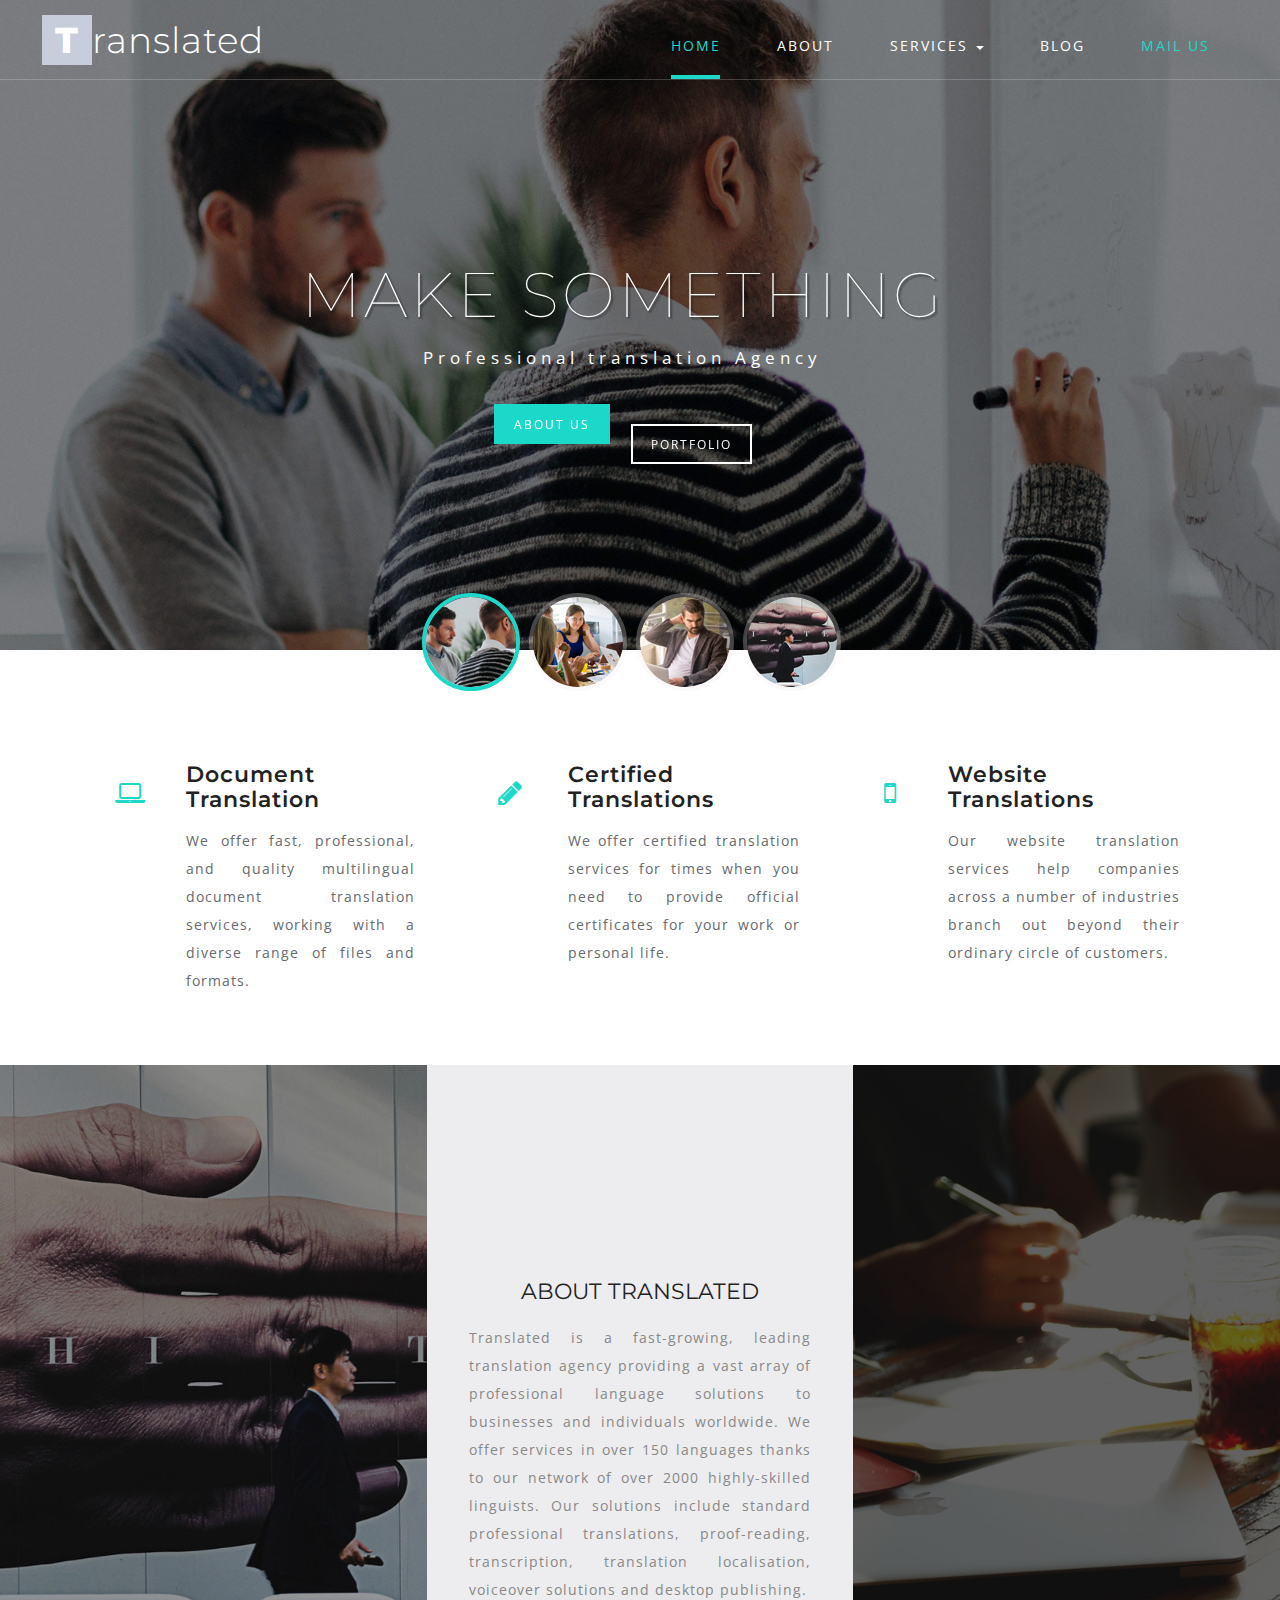
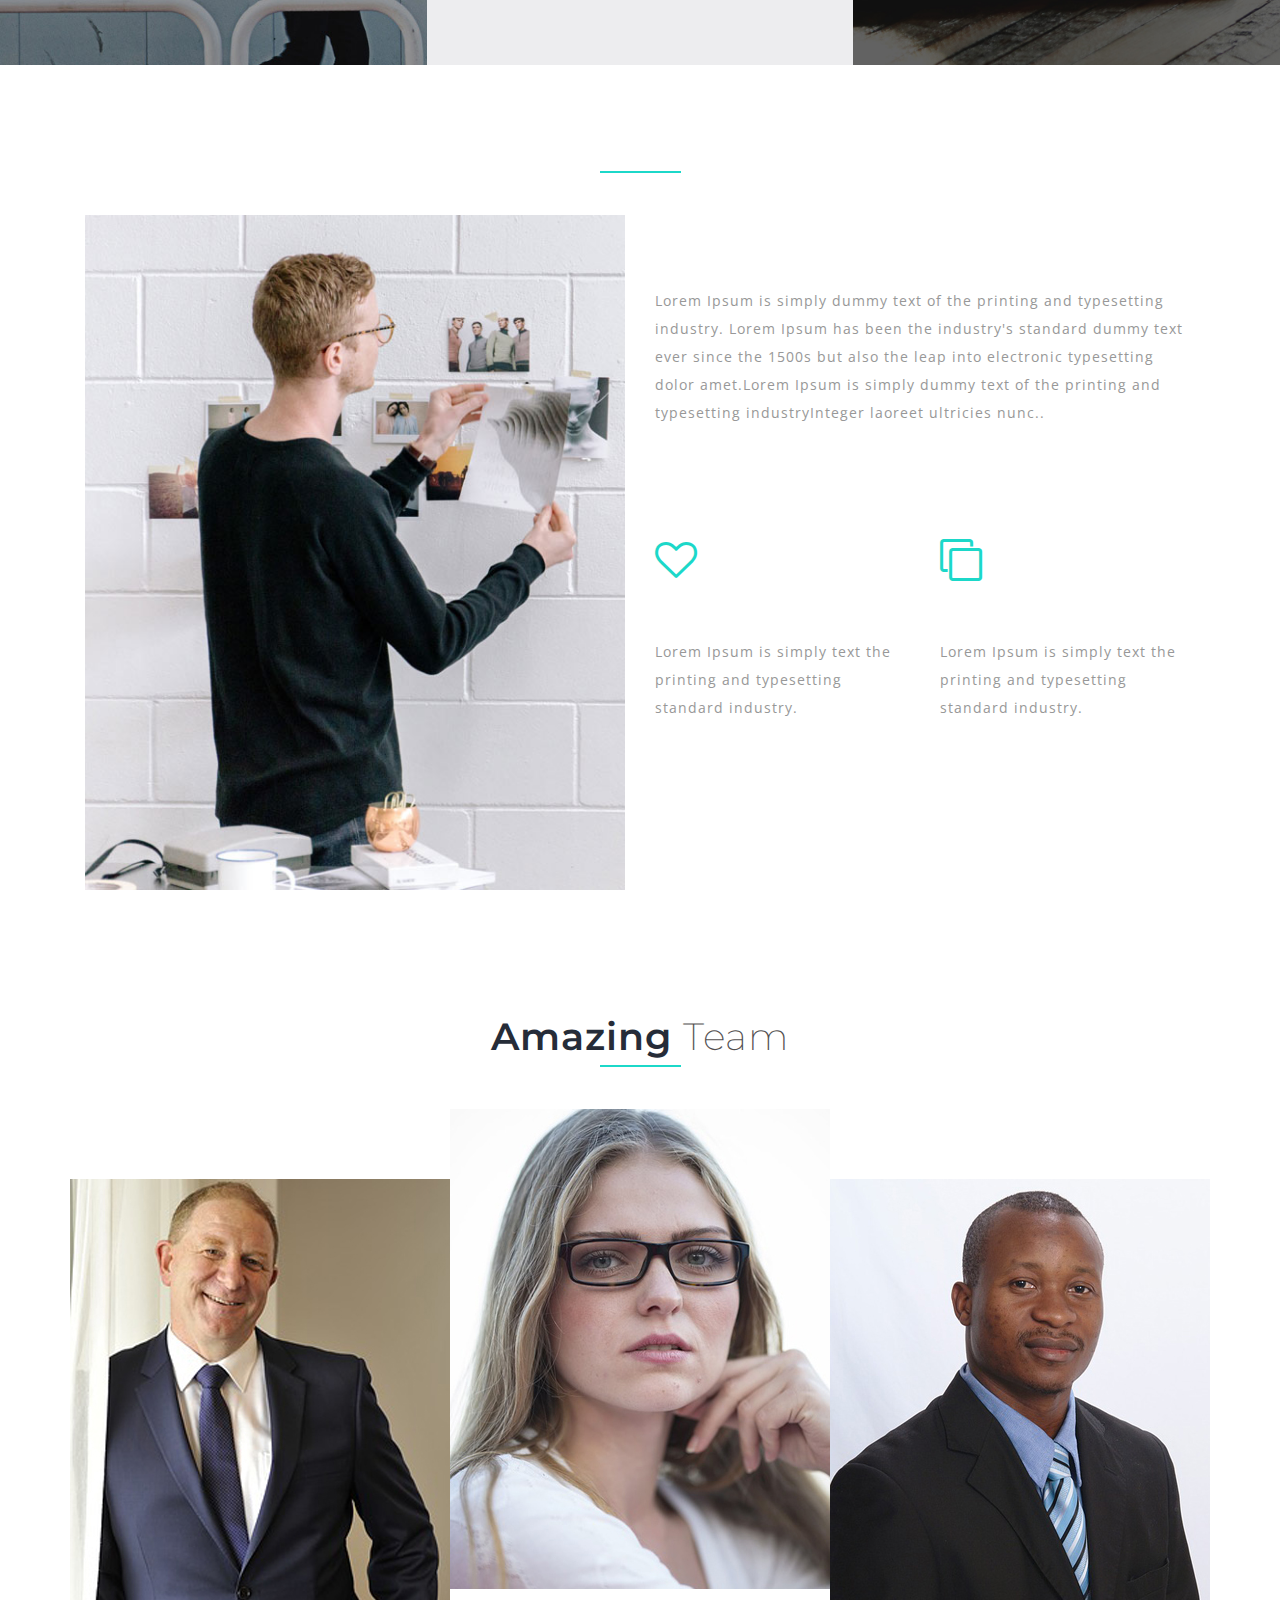
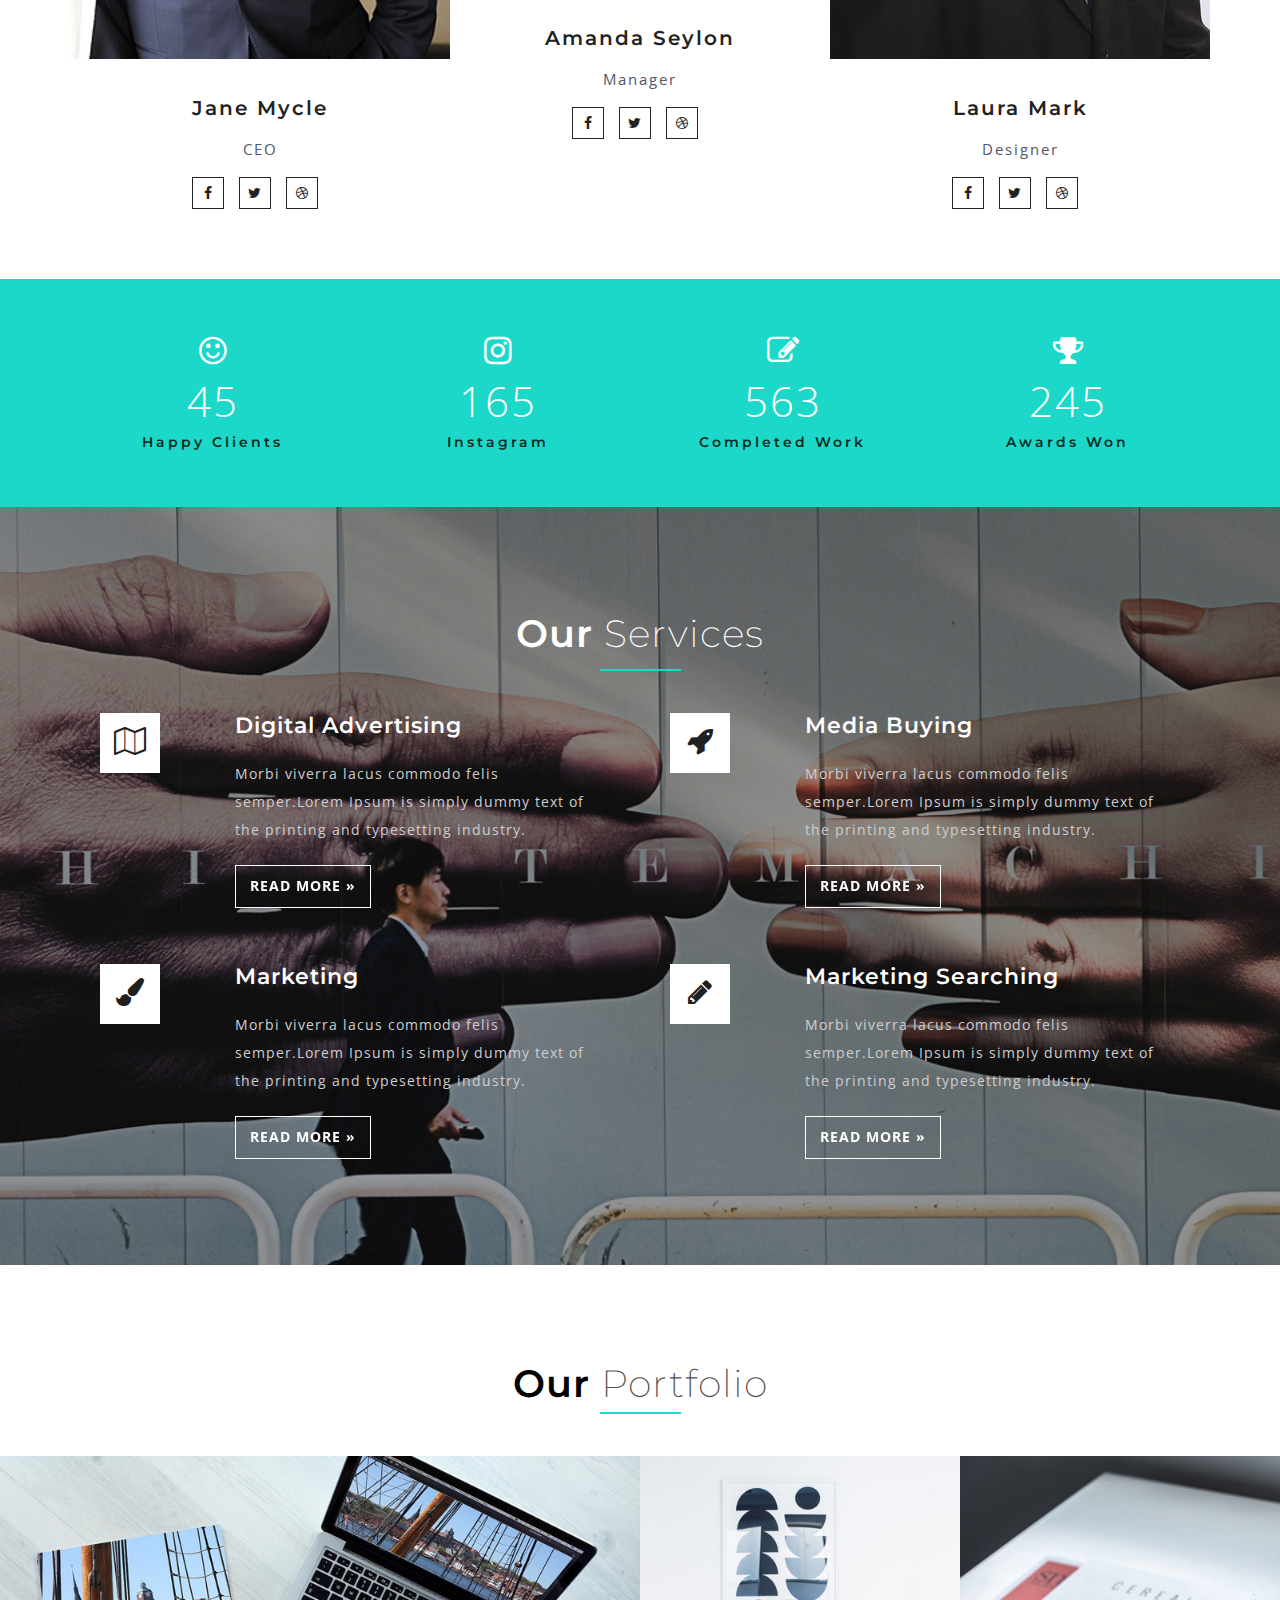
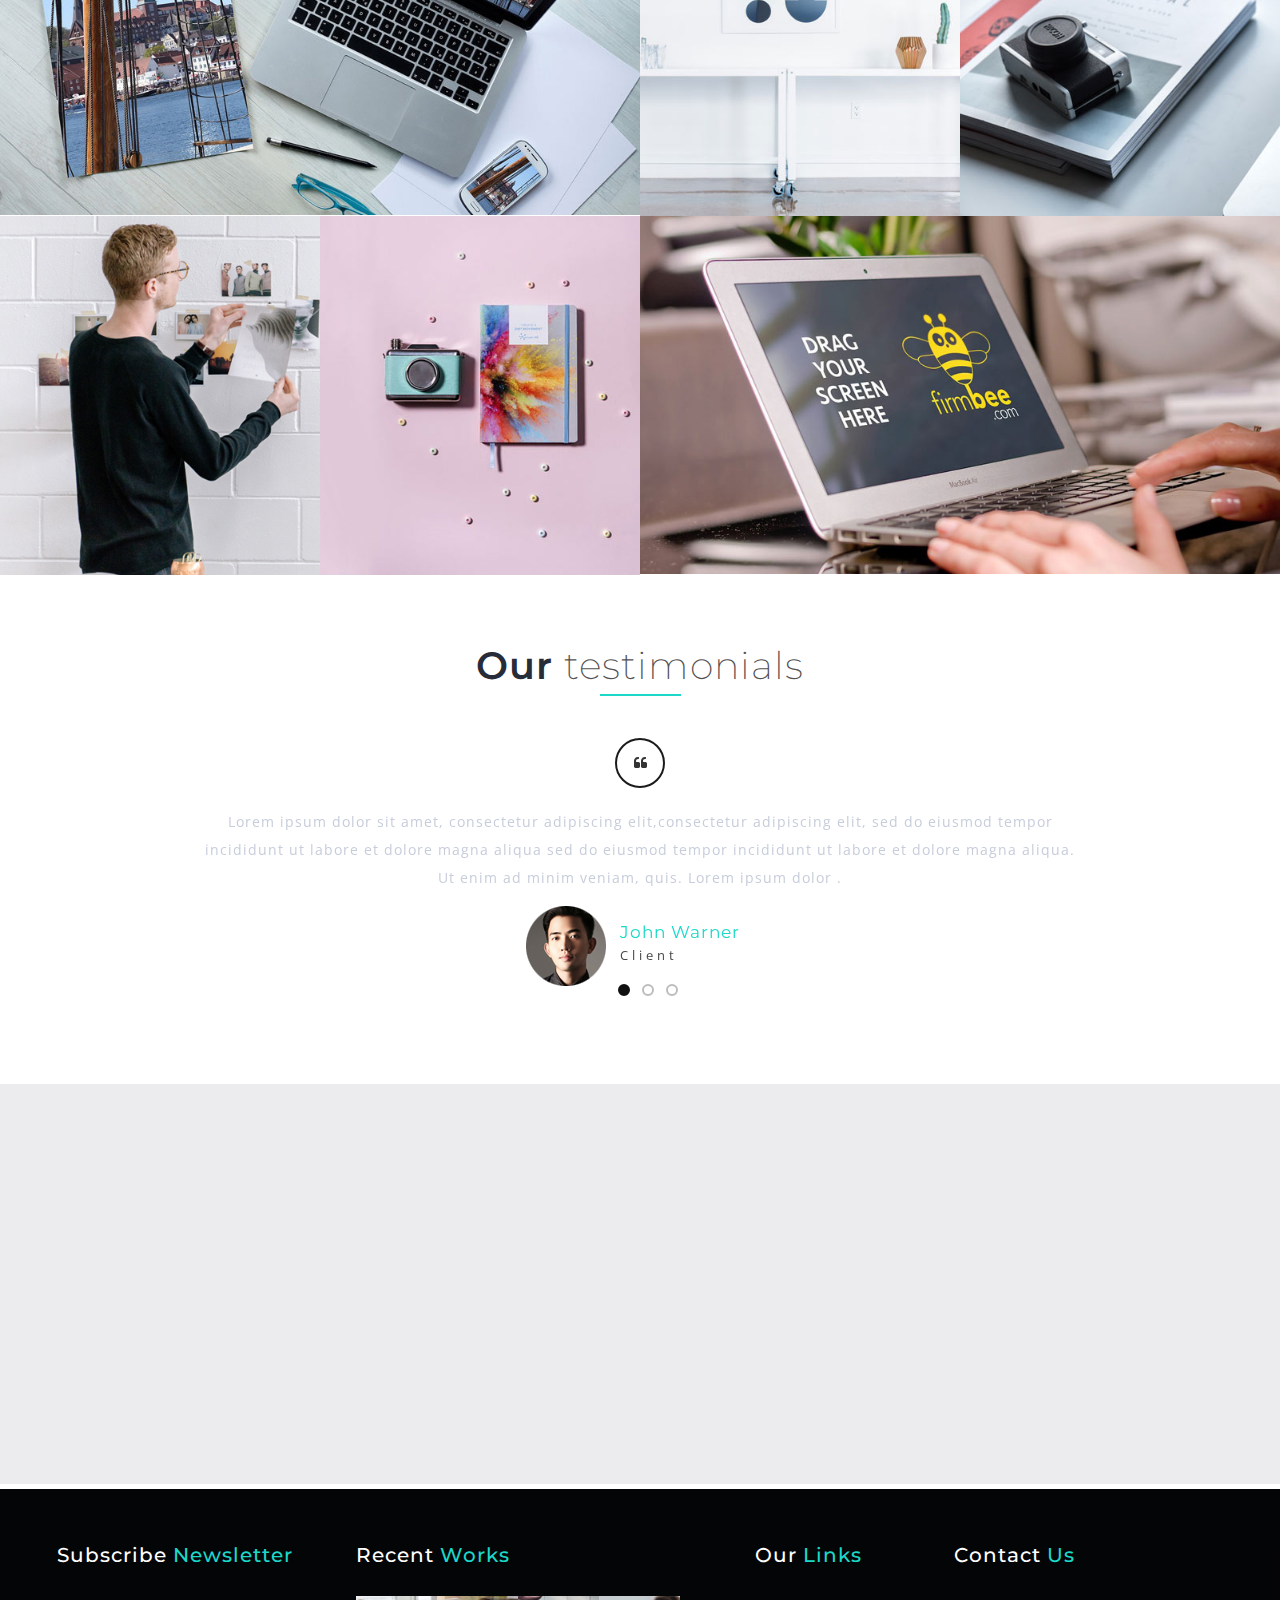
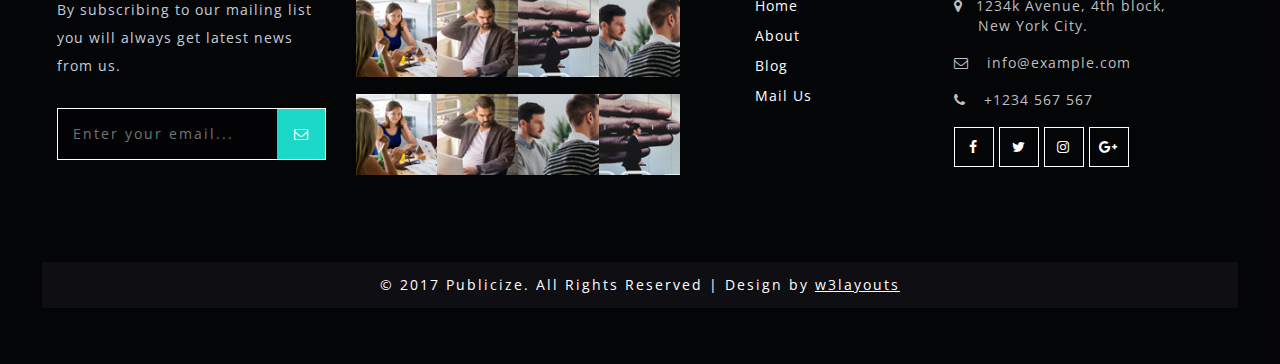
<file: index.html>
<!--
author: W3layouts
author URL: http://w3layouts.com
License: Creative Commons Attribution 3.0 Unported
License URL: http://creativecommons.org/licenses/by/3.0/
-->
<!DOCTYPE html>
<html lang="zxx">

<head>
	<title></title>
	<!-- custom-theme -->
	<meta name="viewport" content="width=device-width, initial-scale=1">
	<meta http-equiv="Content-Type" content="text/html; charset=utf-8" />
	<meta name="keywords" content="Publicize Responsive web template, Bootstrap Web Templates, Flat Web Templates, Android Compatible web template, 
Smartphone Compatible web template, free webdesigns for Nokia, Samsung, LG, SonyEricsson, Motorola web design" />
	<script type="application/x-javascript">
		addEventListener("load", function () {
			setTimeout(hideURLbar, 0);
		}, false);

		function hideURLbar() {
			window.scrollTo(0, 1);
		}
	</script>
	<!-- //custom-theme -->
	<link href="css/bootstrap.css" rel="stylesheet" type="text/css" media="all" />
	<!-- Owl-carousel-CSS -->
	<link href="css/owl.carousel.css" rel="stylesheet">
	<link rel="stylesheet" href="css/team.css" type="text/css" media="all" />
	<link href="css/style.css" rel="stylesheet" type="text/css" media="all" />
	<!-- font-awesome-icons -->
	<link href="css/font-awesome.css" rel="stylesheet">
	<!-- //font-awesome-icons -->
	<link href="//fonts.googleapis.com/css?family=Open+Sans:300,300i,400,400i,600,600i,700,700i,800" rel="stylesheet">
	<link href="//fonts.googleapis.com/css?family=Montserrat:100,100i,200,200i,300,400,400i,500,500i,600,600i,700,700i,800" rel="stylesheet">
</head>

<body>
	<!-- banner -->

	<div class="main_section_agile" id="home">
		<div class="agileits_w3layouts_banner_nav">

			<nav class="navbar navbar-default">
				<div class="navbar-header navbar-left">
					<button type="button" class="navbar-toggle collapsed" data-toggle="collapse" data-target="#bs-example-navbar-collapse-1">
						<span class="sr-only"></span>
						<span class="icon-bar"></span>
						<span class="icon-bar"></span>
						<span class="icon-bar"></span>
					</button>
					<h1><a class="navbar-brand" href="index.html"> <span>T</span>ranslated</a></h1>

				</div>
				<!-- Collect the nav links, forms, and other content for toggling -->
				<div class="collapse navbar-collapse navbar-right" id="bs-example-navbar-collapse-1">
					<nav class="link-effect-2" id="link-effect-2">
						<ul class="nav navbar-nav">
							<li class="active"><a href="index.html" class="effect-3">Home</a></li>
							<li><a href="about.html" class="effect-3">About</a></li>
							<li class="dropdown">
								<a href="#" class="dropdown-toggle effect-3" data-toggle="dropdown">Services <b class="caret"></b></a>
								<ul class="dropdown-menu agile_short_dropdown">
									<li><a href="services.html">What we do</a></li>
									<li><a href="services1.html">Event Manager</a></li>
								</ul>
							</li>
							<li><a href="blog.html" class="effect-3">Blog</a></li>
							
							<li><a style="color: #1cd8c9" href="mail.html" class="effect-3">Mail Us</a></li>
						</ul>
					</nav>
				</div>
			</nav>
			<div class="clearfix"> </div>
		</div>
	</div>

	<div class="banner_top">
		<div class="slider">
			<div class="wrapper">
				<div class="agile_banner_text_info">
					<h3>Make Something </h3>
					<p>Professional translation Agency</p>
					<div class="w3-button">
						<div class="w3ls-button">
							<a href="single.html" class="hvr-shutter-out-vertical">About us</a>
						</div>
						<br>
						<div class="w3l-button">
							<a href="#portfolio" class="hvr-shutter-out-vertical scroll ">Portfolio</a>
						</div>
						<div class="clearfix"> </div>
					</div>


				</div>
				<!-- Slideshow 3 -->
				<ul class="rslides" id="slider">
					<li></li>
					<li></li>
					<li></li>
					<li></li>
				</ul>
				<!-- Slideshow 3 Pager -->
				<ul id="slider3-pager">
					<li><a href="#"><img src="images/banner11.jpg" data-selector="img" alt=""></a></li>
					<li><a href="#"><img src="images/banner22.jpg" data-selector="img" alt=""></a></li>
					<li><a href="#"><img src="images/banner33.jpg" data-selector="img" alt=""></a></li>
					<li><a href="#"><img src="images/banner44.jpg" data-selector="img" alt=""></a></li>

				</ul>
			</div>
		</div>
	</div>
	<!-- //banner -->

	<!-- //banner -->
	<!-- banner-bottom -->
	<div class="banner-bottom">
		<div class="container">
			<div style="padding-right: 20px;" class="col-md-4 agileits_banner_bottom_left">
				<div class="agileinfo_banner_bottom_pos">
					<div class="w3_agileits_banner_bottom_pos_grid">
						<div class="col-xs-3 wthree_banner_bottom_grid_left">
							<div class="agile_banner_bottom_grid_left_grid hvr-radial-out">
								<span class="fa fa-laptop" aria-hidden="true"></span>
							</div>
						</div>
						<div  class="col-xs-9 wthree_banner_bottom_grid_right">
							<h4>Document Translation</h4>
							<p style="text-align: justify;color: #666970;">We offer fast, professional, and quality multilingual document translation services, working with a diverse range of files and formats.</p>

						</div>
						<div class="clearfix"> </div>
					</div>
				</div>
			</div>
			<div class="col-md-4 agileits_banner_bottom_left">
				<div class="agileinfo_banner_bottom_pos">
					<div class="w3_agileits_banner_bottom_pos_grid">
						<div class="col-xs-3 wthree_banner_bottom_grid_left">
							<div class="agile_banner_bottom_grid_left_grid hvr-radial-out">
								<span class="fa fa-pencil" aria-hidden="true"></span>
							</div>
						</div>
						<div class="col-xs-9 wthree_banner_bottom_grid_right">
							<h4>Certified Translations</h4>
							<p style="text-align: justify;color: #666970; ">We offer certified translation services for times when you need to provide official certificates for your work or personal life.</p>
			

						</div>
						<div class="clearfix"></div>
					</div>
				</div>
			</div>
			<div class="col-md-4 agileits_banner_bottom_left">
				<div class="agileinfo_banner_bottom_pos">
					<div class="w3_agileits_banner_bottom_pos_grid">
						<div class="col-xs-3 wthree_banner_bottom_grid_left">
							<div class="agile_banner_bottom_grid_left_grid hvr-radial-out">
								<span class="fa fa-mobile" aria-hidden="true"></span>
							</div>
						</div>
						<div class="col-xs-9 wthree_banner_bottom_grid_right">
							<h4>Website Translations</h4>
							<p style="color: #666970; text-align: justify; ">Our website translation services help companies across a number of industries branch out beyond their ordinary circle of customers.</p>

						</div>
						<div class="clearfix"> </div>
					</div>
				</div>
			</div>
			<div class="clearfix"> </div>



		</div>
	</div>
	<!-- //banner-bottom -->
	<!-- medile_section -->
	<div class="medile_section" id="three_grids">
		<div class="col-md-4 mid-one"> </div>
		<div class="col-md-4 mid-text-info">
			<h4 style="text-align: center;">ABOUT TRANSLATED</h4>
			<p style="text-align: justify;">Translated is a fast-growing, leading translation agency providing a vast array of professional language solutions to businesses and individuals worldwide. We offer services in over 150 languages thanks to our network of over 2000 highly-skilled linguists. Our solutions include standard professional translations, proof-reading, transcription, translation localisation, voiceover solutions and desktop publishing.</p>
		</div>
		<div class="col-md-4 mid-two"> </div>
		<div class="clearfix"> </div>

	</div>
	<!-- //medile_section -->
	<!-- /about -->
	<div class="about" id="welcome">
		<div class="container">
			<div class="wthree_head_section">
				<h3 class="w3l_header w3_agileits_header two">WHY CHOSE TRANSLATED ?</h3>
			</div>
			<div class="agile_wthree_inner_grids">

				<div class="col-md-6 about_agileinfo_grid_imgs">
					<img src="images/about.jpg" alt="" />
				</div>

				<div class="col-md-6 about_agileinfo">
					<h4>More on Digital advertising</h4>
					<p>Lorem Ipsum is simply dummy text of the printing and typesetting industry. Lorem Ipsum has been the industry's standard
						dummy text ever since the 1500s but also the leap into electronic typesetting dolor amet.Lorem Ipsum is simply dummy
						text of the printing and typesetting industryInteger laoreet ultricies nunc..</p>
					<div class="mid-inner-info">
						<div class="col-md-6 mid-inner-sec one">
							<span class="fa fa-heart-o" aria-hidden="true"></span>
							<h5>Media Buying</h5>
							<p>Lorem Ipsum is simply text the printing and typesetting standard industry.</p>
							<div class="agileits-button two service">
								<a class="btn btn-primary btn-lg hvr-underline-from-left" href="single.html" role="button">Read More »</a>
							</div>
						</div>
						<div class="col-md-6 mid-inner-sec">
							<span class="fa fa-clone" aria-hidden="true"></span>
							<h5>Digital Advertising</h5>
							<p>Lorem Ipsum is simply text the printing and typesetting standard industry.</p>
							<div class="agileits-button two service">
								<a class="btn btn-primary btn-lg hvr-underline-from-left" href="single.html" role="button">Read More »</a>
							</div>
						</div>
					</div>

				</div>
				<div class="clearfix"></div>
			</div>
		</div>
	</div>
	<!-- Modal4 -->
	<div class="modal fade" id="myModal4" tabindex="-1" role="dialog">
		<div class="modal-dialog">
			<!-- Modal content-->
			<div class="modal-content">
				<div class="modal-header">
					<button type="button" class="close" data-dismiss="modal">&times;</button>
					<div class="modal-info">
						<h4>Publicize</h4>
						<img src="images/banner2.jpg" alt=" " class="img-responsive" />
						<h5>Sub Heading here</h5>
						<p class="para-agileits-w3layouts">Duis sit amet nisi quis leo fermentum vestibulum vitae eget augue. Nulla quam nunc, vulputate id urna at, tempor tincidunt
							metus. Sed feugiat quam nec mauris mattis malesuada.</p>
					</div>
				</div>
			</div>
		</div>
	</div>
	<!-- //Modal4 -->

	<!--//about -->
		<!-- team -->
	<div id="team" class="team featured_services">
		<div class="container">
			<div class="wthree_head_section">
				<h3 class="w3l_header w3_agileits_header">Amazing <span>Team</span></h3>
			</div>
			<div class="agile_wthree_inner_grids">
				<div class="col-md-4 w3_agile_team_grid_info">
					<img src="images/t1.jpg" alt=" " class="img-responsive" />
					<h3>Jane Mycle </h3>
					<p>CEO</p>
					<div class="agileits_w3layouts_nav_right team_agile _icons">
						<ul>
							<li><a href="#" class="w3_agile_facebook"><i class="fa fa-facebook" aria-hidden="true"></i></a></li>
							<li><a href="#" class="agile_twitter"><i class="fa fa-twitter" aria-hidden="true"></i></a></li>
							<li><a href="#" class="w3_agile_dribble"><i class="fa fa-dribbble" aria-hidden="true"></i></a></li>

						</ul>
					</div>
				</div>
				<div class="col-md-4 w3_agile_team_grid_info">
					<img src="images/t2.jpg" alt=" " class="img-responsive" />
					<h3>Amanda Seylon </h3>
					<p>Manager</p>
					<div class="agileits_w3layouts_nav_right team_agile _icons">
						<ul>
							<li><a href="#" class="w3_agile_facebook"><i class="fa fa-facebook" aria-hidden="true"></i></a></li>
							<li><a href="#" class="agile_twitter"><i class="fa fa-twitter" aria-hidden="true"></i></a></li>
							<li><a href="#" class="w3_agile_dribble"><i class="fa fa-dribbble" aria-hidden="true"></i></a></li>

						</ul>
					</div>
				</div>
				<div class="col-md-4 w3_agile_team_grid_info">
					<img src="images/t3.jpg" alt=" " class="img-responsive" />
					<h3>Laura Mark</h3>
					<p>Designer</p>
					<div class="agileits_w3layouts_nav_right team_agile _icons">
						<ul>
							<li><a href="#" class="w3_agile_facebook"><i class="fa fa-facebook" aria-hidden="true"></i></a></li>
							<li><a href="#" class="agile_twitter"><i class="fa fa-twitter" aria-hidden="true"></i></a></li>
							<li><a href="#" class="w3_agile_dribble"><i class="fa fa-dribbble" aria-hidden="true"></i></a></li>

						</ul>
					</div>
				</div>
				<div class="clearfix"> </div>
			</div>
		</div>
	</div>
	<!-- team -->

	<!-- stats -->
	<div class="stats" id="stats">
		<div class="container">
			<div class="col-md-3 w3layouts_stats_left w3_counter_grid">
				<span class="fa fa-smile-o" aria-hidden="true"></span>
				<p class="counter">45</p>
				<h3>Happy Clients</h3>
			</div>
			<div class="col-md-3 w3layouts_stats_left w3_counter_grid1">
				<span class="fa fa-instagram" aria-hidden="true"></span>
				<p class="counter">165</p>
				<h3>Instagram</h3>
			</div>
			<div class="col-md-3 w3layouts_stats_left w3_counter_grid2">
				<span class="fa fa-pencil-square-o" aria-hidden="true"></span>
				<p class="counter">563</p>
				<h3>Completed Work </h3>
			</div>
			<div class="col-md-3 w3layouts_stats_left w3_counter_grid3">
				<span class="fa fa-trophy" aria-hidden="true"></span>
				<p class="counter">245</p>
				<h3>Awards Won </h3>
			</div>
			<div class="clearfix"> </div>
		</div>
	</div>
	<!-- //stats -->
	<!-- services -->
	<div class="services" id="services">
		<div class="container">
			<div class="wthree_head_section">
				<h3 class="w3l_header w3_agileits_header two">Our <span>Services</span></h3>
			</div>
			<div class="agile_wthree_inner_grids">
				<div class="col-md-6 agileits_banner_bottom_left">
					<div class="agileinfo_banner_bottom_pos">
						<div class="w3_agileits_banner_bottom_pos_grid two">
							<div class="col-xs-3 wthree_banner_bottom_grid_left">
								<div class="agile_banner_bottom_grid_left_grid hvr-radial-out">
									<span class="fa fa-map-o" aria-hidden="true"></span>
								</div>
							</div>
							<div class="col-xs-9 wthree_banner_bottom_grid_right">
								<h4 class="sub_service_agileits">Digital Advertising</h4>
								<p>Morbi viverra lacus commodo felis semper.Lorem Ipsum is simply dummy text of the printing and typesetting industry. </p>
								<div class="agileits-button two service">
									<a class="btn btn-primary btn-lg hvr-underline-from-left" href="single.html" role="button">Read More »</a>
								</div>
							</div>
							<div class="clearfix"> </div>
						</div>
					</div>
				</div>
				<div class="col-md-6 agileits_banner_bottom_left">
					<div class="agileinfo_banner_bottom_pos">
						<div class="w3_agileits_banner_bottom_pos_grid two">
							<div class="col-xs-3 wthree_banner_bottom_grid_left">
								<div class="agile_banner_bottom_grid_left_grid hvr-radial-out">
									<span class="fa fa-rocket" aria-hidden="true"></span>
								</div>
							</div>
							<div class="col-xs-9 wthree_banner_bottom_grid_right">
								<h4 class="sub_service_agileits">Media Buying</h4>
								<p>Morbi viverra lacus commodo felis semper.Lorem Ipsum is simply dummy text of the printing and typesetting industry. </p>
								<div class="agileits-button two service">
									<a class="btn btn-primary btn-lg hvr-underline-from-left" href="single.html" role="button">Read More »</a>
								</div>
							</div>
							<div class="clearfix"> </div>
						</div>
					</div>
				</div>
				<div class="col-md-6 agileits_banner_bottom_left two">
					<div class="agileinfo_banner_bottom_pos">
						<div class="w3_agileits_banner_bottom_pos_grid two">
							<div class="col-xs-3 wthree_banner_bottom_grid_left">
								<div class="agile_banner_bottom_grid_left_grid hvr-radial-out">
									<span class="fa fa-paint-brush" aria-hidden="true"></span>
								</div>
							</div>
							<div class="col-xs-9 wthree_banner_bottom_grid_right">
								<h4 class="sub_service_agileits">Marketing</h4>
								<p>Morbi viverra lacus commodo felis semper.Lorem Ipsum is simply dummy text of the printing and typesetting industry. </p>
								<div class="agileits-button two service">
									<a class="btn btn-primary btn-lg hvr-underline-from-left" href="single.html" role="button">Read More »</a>
								</div>
							</div>
							<div class="clearfix"> </div>
						</div>
					</div>
				</div>
				<div class="col-md-6 agileits_banner_bottom_left two">
					<div class="agileinfo_banner_bottom_pos">
						<div class="w3_agileits_banner_bottom_pos_grid two">
							<div class="col-xs-3 wthree_banner_bottom_grid_left">
								<div class="agile_banner_bottom_grid_left_grid hvr-radial-out">
									<span class="fa fa-pencil" aria-hidden="true"></span>
								</div>
							</div>
							<div class="col-xs-9 wthree_banner_bottom_grid_right">
								<h4 class="sub_service_agileits">Marketing Searching</h4>
								<p>Morbi viverra lacus commodo felis semper.Lorem Ipsum is simply dummy text of the printing and typesetting industry. </p>
								<div class="agileits-button two service">
									<a class="btn btn-primary btn-lg hvr-underline-from-left" href="single.html" role="button">Read More »</a>
								</div>
							</div>
							<div class="clearfix"> </div>
						</div>
					</div>
				</div>

				<div class="clearfix"> </div>
			</div>
		</div>
	</div>
	<!-- //services -->
	<!-- /services -->
	<div class="portfolio-agileinfo" id="portfolio">
		<div class="container">
			<div class="wthree_head_section">
				<h3 class="w3l_header w3_agileits_header">Our <span>Portfolio</span></h3>
			</div>
		</div>
		<div class="agile_wthree_inner_grids">
			<div class="agile_port_w3ls_info">
				<div class="portfolio-grids_main">
					<div class="col-md-6 portfolio-grids gallery-grid1" data-aos="zoom-in">
						<a href="images/g1.jpg" class="b-link-stripe b-animate-go lightninBox" data-lb-group="1">
								<img src="images/g1.jpg" class="img-responsive" alt="w3ls" />
								<div class="p-mask">
									<h4><span>Heading here</span></h4>
									<p>Neque porro quisquam est.</p>
								</div>

							</a>
					</div>
					<div class="col-md-6 portfolio-grid_left">
						<div class="col-md-6 portfolio-grids gallery-grid1" data-aos="zoom-in">
							<a href="images/g5.jpg" class="b-link-stripe b-animate-go lightninBox" data-lb-group="1">
									<img src="images/g5.jpg" class="img-responsive" alt="w3ls" />
									<div class="p-mask">
										<h4><span>Heading here</span></h4>
										<p>Neque porro quisquam est.</p>
									</div>

								</a>
						</div>
						<div class="col-md-6 portfolio-grids gallery-grid1" data-aos="zoom-in">
							<a href="images/g4.jpg" class="b-link-stripe b-animate-go lightninBox" data-lb-group="1">
									<img src="images/g4.jpg" class="img-responsive" alt="w3ls" />
									<div class="p-mask">
										<h4><span>Heading here</span></h4>
										<p>Neque porro quisquam est.</p>
									</div>
								</a>
						</div>
					</div>

					<div class="clearfix"> </div>
				</div>
				<div class="portfolio-grids_main">

					<div class="col-md-6 portfolio-grid_left">
						<div class="col-md-6 portfolio-grids gallery-grid1" data-aos="zoom-in">
							<a href="images/g6.jpg" class="b-link-stripe b-animate-go lightninBox" data-lb-group="1">
									<img src="images/g6.jpg" class="img-responsive" alt="w3ls" />
									<div class="p-mask">
										<h4><span>Heading here</span></h4>
										<p>Neque porro quisquam est.</p>
									</div>
								</a>
						</div>
						<div class="col-md-6 portfolio-grids gallery-grid1" data-aos="zoom-in">
							<a href="images/g3.jpg" class="b-link-stripe b-animate-go lightninBox" data-lb-group="1">
									<img src="images/g3.jpg" class="img-responsive" alt="w3ls" />
									<div class="p-mask">
										<h4><span>Heading here</span></h4>
										<p>Neque porro quisquam est.</p>
									</div>
								</a>
						</div>
					</div>
					<div class="col-md-6 portfolio-grids gallery-grid1" data-aos="zoom-in">
						<a href="images/g2.jpg" class="b-link-stripe b-animate-go lightninBox" data-lb-group="1">
								<img src="images/g2.jpg" class="img-responsive" alt="w3ls" />
								<div class="p-mask">
										<h4><span>Heading here</span></h4>
										<p>Neque porro quisquam est.</p>
									</div>
							</a>
					</div>

					<div class="clearfix"> </div>
				</div>

			</div>
		</div>
	</div>
	<!--// Gallery -->
	<!-- agile_testimonials -->
	<div class="agile_testimonials" id="testimonials">
		<div class="container">
			<div class="wthree_head_section">
				<h3 class="w3l_header w3_agileits_header">Our <span>testimonials</span></h3>
			</div>

			<div class="agile_wthree_inner_grids">
				<div class="test-agile_main_section">
					<div id="owl-demo2" class="owl-carousel">
						<div class="agile">
							<div class="test-grid">

								<i class="fa fa-quote-left" aria-hidden="true"></i>
								<p class="para-w3-agile">Lorem ipsum dolor sit amet, consectetur adipiscing elit,consectetur adipiscing elit, sed do eiusmod tempor incididunt
									ut labore et dolore magna aliqua sed do eiusmod tempor incididunt ut labore et dolore magna aliqua. Ut enim ad minim
									veniam, quis. Lorem ipsum dolor .</p>
								<div class="test-grid1">
									<div class="test-grid2">

										<img src="images/1.png" alt="" class="img-r">
									</div>
									<div class="test-grid2_text">
										<h4>John Warner</h4>
										<span>Client</span>
									</div>
									<div class="clearfix"></div>
								</div>
							</div>
						</div>
						<div class="agile">
							<div class="test-grid">

								<i class="fa fa-quote-left" aria-hidden="true"></i>
								<p class="para-w3-agile">Lorem ipsum dolor sit amet, consectetur adipiscing elit,consectetur adipiscing elit, sed do eiusmod tempor incididunt
									ut labore et dolore magna aliqua sed do eiusmod tempor incididunt ut labore et dolore magna aliqua. Ut enim ad minim
									veniam, quis. Lorem ipsum dolor .</p>
								<div class="test-grid1">
									<div class="test-grid2">

										<img src="images/2.png" alt="" class="img-r">
									</div>
									<div class="test-grid2_text">
										<h4>Steve Warner</h4>
										<span>Client</span>
									</div>
									<div class="clearfix"></div>
								</div>
							</div>
						</div>
						<div class="agile">
							<div class="test-grid">

								<i class="fa fa-quote-left" aria-hidden="true"></i>
								<p class="para-w3-agile">Lorem ipsum dolor sit amet, consectetur adipiscing elit,consectetur adipiscing elit, sed do eiusmod tempor incididunt
									ut labore et dolore magna aliqua sed do eiusmod tempor incididunt ut labore et dolore magna aliqua. Ut enim ad minim
									veniam, quis. Lorem ipsum dolor .</p>
								<div class="test-grid1">
									<div class="test-grid2">

										<img src="images/3.png" alt="" class="img-r">
									</div>
									<div class="test-grid2_text">
										<h4>James Warner</h4>
										<span>Client</span>
									</div>
									<div class="clearfix"></div>
								</div>
							</div>
						</div>
					</div>
				</div>
			</div>
		</div>
	</div>
	<!-- //agile_testimonials -->

	<!-- /map -->
	<div class="map">
		<iframe src="https://www.google.com/maps/embed?pb=!1m18!1m12!1m3!1d387142.84010033106!2d-74.25819252532891!3d40.70583163828471!2m3!1f0!2f0!3f0!3m2!1i1024!2i768!4f13.1!3m3!1m2!1s0x89c24fa5d33f083b%3A0xc80b8f06e177fe62!2sNew+York%2C+NY%2C+USA!5e0!3m2!1sen!2sin!4v1475140387172"
		    style="border:0"></iframe>

	</div>
	<!-- //map -->
	<!-- footer -->
	<div class="footer">
		<div class="f-bg-w3l">
				<div class="col-md-3 w3layouts_footer_grid">
					<h2>Subscribe <span>Newsletter</span></h2>
					<p>By subscribing to our mailing list you will always get latest news from us.</p>
					<form action="#" method="post">
						<input type="email" name="Email" placeholder="Enter your email..." required="">
						<button class="btn1"><i class="fa fa-envelope-o" aria-hidden="true"></i></button>
						<div class="clearfix"> </div>
					</form>
					
				
				</div>
				<div class="col-md-4 w3layouts_footer_grid">
					<h3>Recent <span>Works</span></h3>
					 <ul class="con_inner_text midimg">
						<li><a href="#"><img src="images/banner22.jpg" alt="" class="img-responsive" /></a></li>
					    <li><a href="#"><img src="images/banner33.jpg" alt="" class="img-responsive" /></a></li>
						<li><a href="#"><img src="images/banner44.jpg" alt="" class="img-responsive" /></a></li>
						<li><a href="#"><img src="images/banner11.jpg" alt="" class="img-responsive" /></a></li>
						<li><a href="#"><img src="images/banner22.jpg" alt="" class="img-responsive" /></a></li>
					    <li><a href="#"><img src="images/banner33.jpg" alt="" class="img-responsive" /></a></li>
						 <li><a href="#"><img src="images/banner11.jpg" alt="" class="img-responsive" /></a></li>
						<li><a href="#"><img src="images/banner44.jpg" alt="" class="img-responsive" /></a></li>
				     </ul>
					
				</div>
				<div class="col-md-2 w3layouts_footer_grid">
					<h3>Our <span>Links</span> </h3>
					  <ul class="links">
							<li><a href="index.html">Home</a></li>
							<li><a href="about.html">About</a></li>
							<li><a href="blog.html">Blog</a></li>
							<li><a href="mail.html">Mail Us</a></li>
						</ul>
				</div>
				<div class="col-md-3 w3layouts_footer_grid">
					<h2>Contact <span>Us</span></h2>
					    <ul class="con_inner_text">
							<li><span class="fa fa-map-marker" aria-hidden="true"></span>1234k Avenue, 4th block, <label> New York City.</label></li>
							<li><span class="fa fa-envelope-o" aria-hidden="true"></span> <a href="mailto:info@example.com">info@example.com</a></li>
							<li><span class="fa fa-phone" aria-hidden="true"></span> +1234 567 567</li>
						</ul>

					<ul class="social_agileinfo">
						<li><a href="#" class="w3_facebook"><i class="fa fa-facebook"></i></a></li>
						<li><a href="#" class="w3_twitter"><i class="fa fa-twitter"></i></a></li>
						<li><a href="#" class="w3_instagram"><i class="fa fa-instagram"></i></a></li>
						<li><a href="#" class="w3_google"><i class="fa fa-google-plus"></i></a></li>
					</ul>
				</div>


				<div class="clearfix"> </div>
					<p class="copyright">© 2017 Publicize. All Rights Reserved | Design by <a href="https://w3layouts.com/" target="_blank">w3layouts</a></p>
			</div>
	</div>
	<!-- //footer -->

	<!-- js -->
	<script type="text/javascript" src="js/jquery-2.1.4.min.js"></script>
	<!-- //js -->
	<!-- stats -->
	<script src="js/jquery.waypoints.min.js"></script>
	<script src="js/jquery.countup.js"></script>
	<script>
		$('.counter').countUp();
	</script>
	<!-- //stats -->
	<!-- Slider script -->
	<script src="js/responsiveslides.min.js"></script>
	<script>
		// You can also use "$(window).load(function() {"
		$(function () {
			$("#slider").responsiveSlides({
				auto: true,
				nav: true,
				manualControls: '#slider3-pager',
			});
		});
	</script>

	<!-- /nav -->
	<!-- requried-jsfiles-for owl -->
	<script src="js/owl.carousel.js"></script>
	<script>
		$(document).ready(function () {
			$("#owl-demo2").owlCarousel({
				items: 1,
				lazyLoad: false,
				autoPlay: true,
				navigation: false,
				navigationText: false,
				pagination: true,
			});
		});
	</script>
	<!-- //requried-jsfiles-for owl -->

	<script src="js/modernizr-2.6.2.min.js"></script>
	<!-- //nav -->
	<!-- js for portfolio lightbox -->
	<script src="js/jquery.chocolat.js "></script>
	<link rel="stylesheet " href="css/chocolat.css " type="text/css" media="all" />
	<!--light-box-files -->
	<script type="text/javascript ">
		$(function () {
			$('.portfolio-grids a').Chocolat();
		});
	</script>
	<!-- /js for portfolio lightbox -->


	<script type="text/javascript" src="js/bootstrap-3.1.1.min.js"></script>


</body>

</html>
</file>
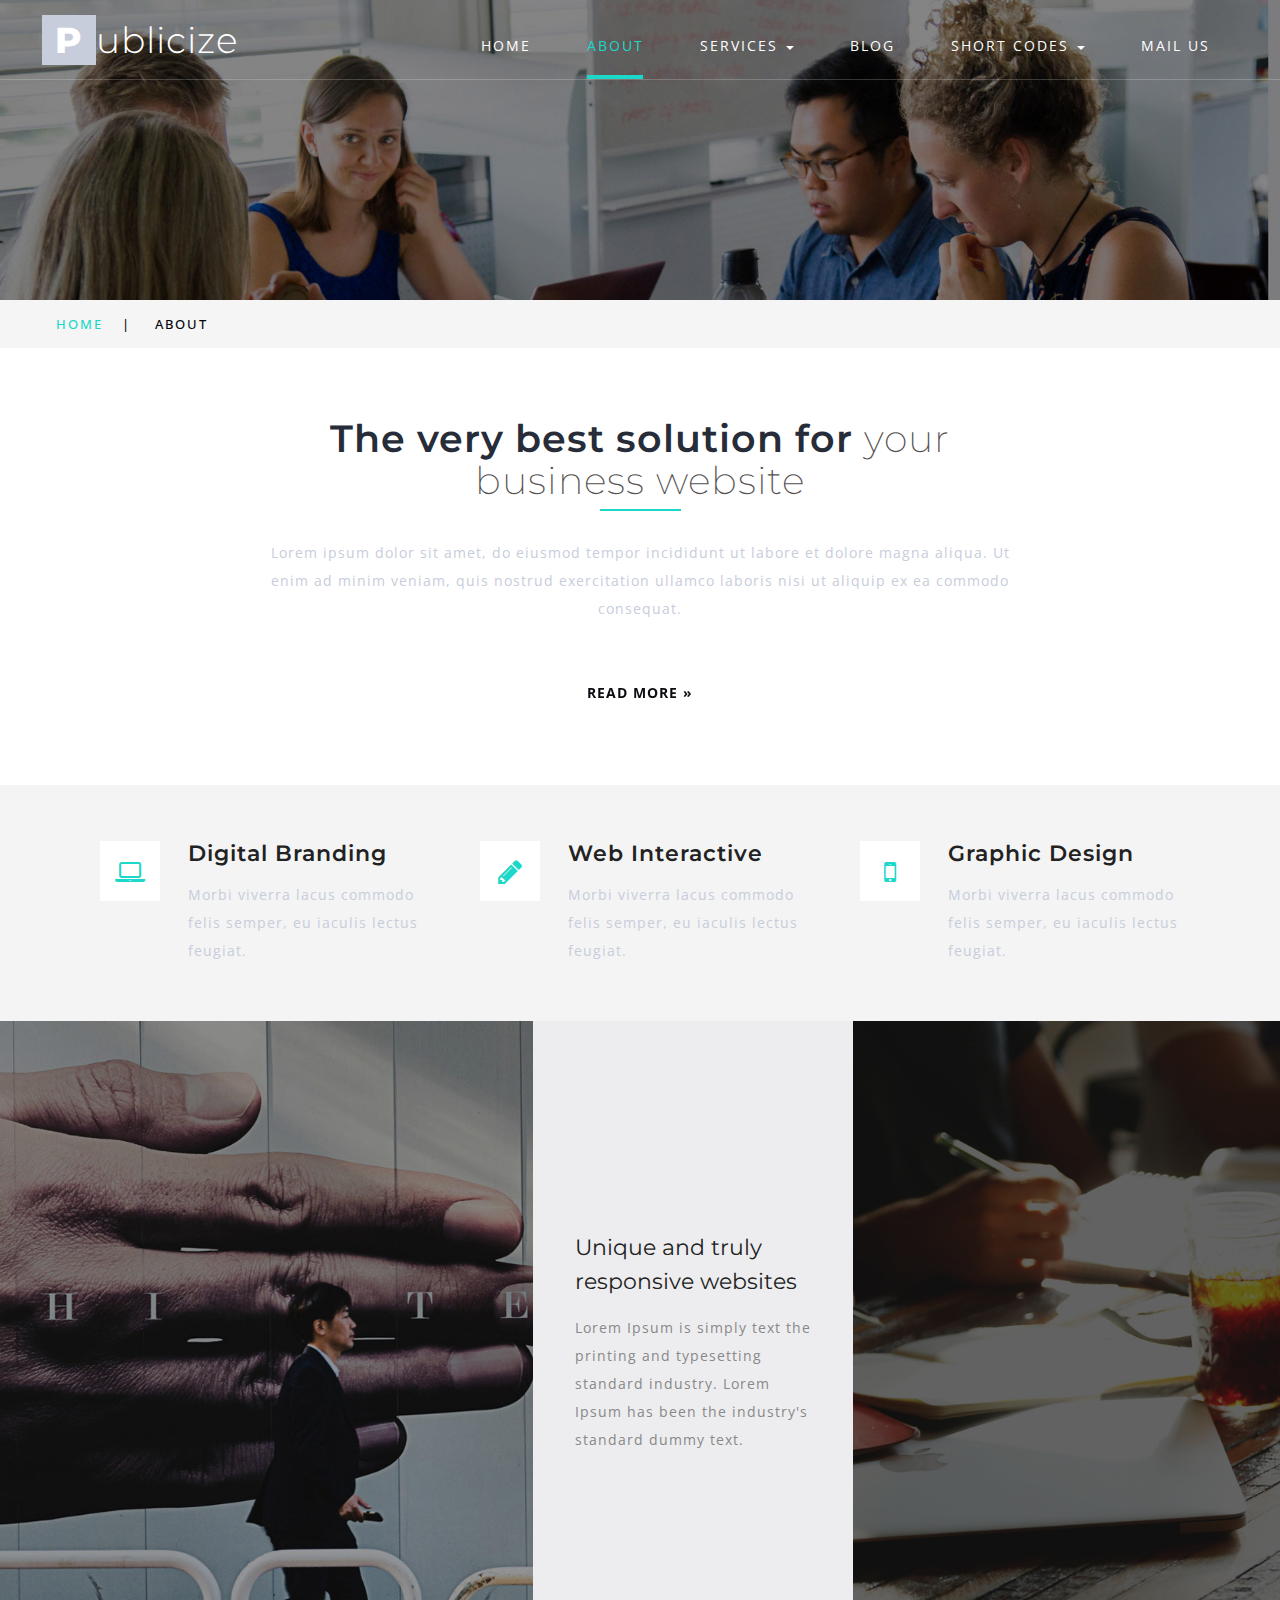
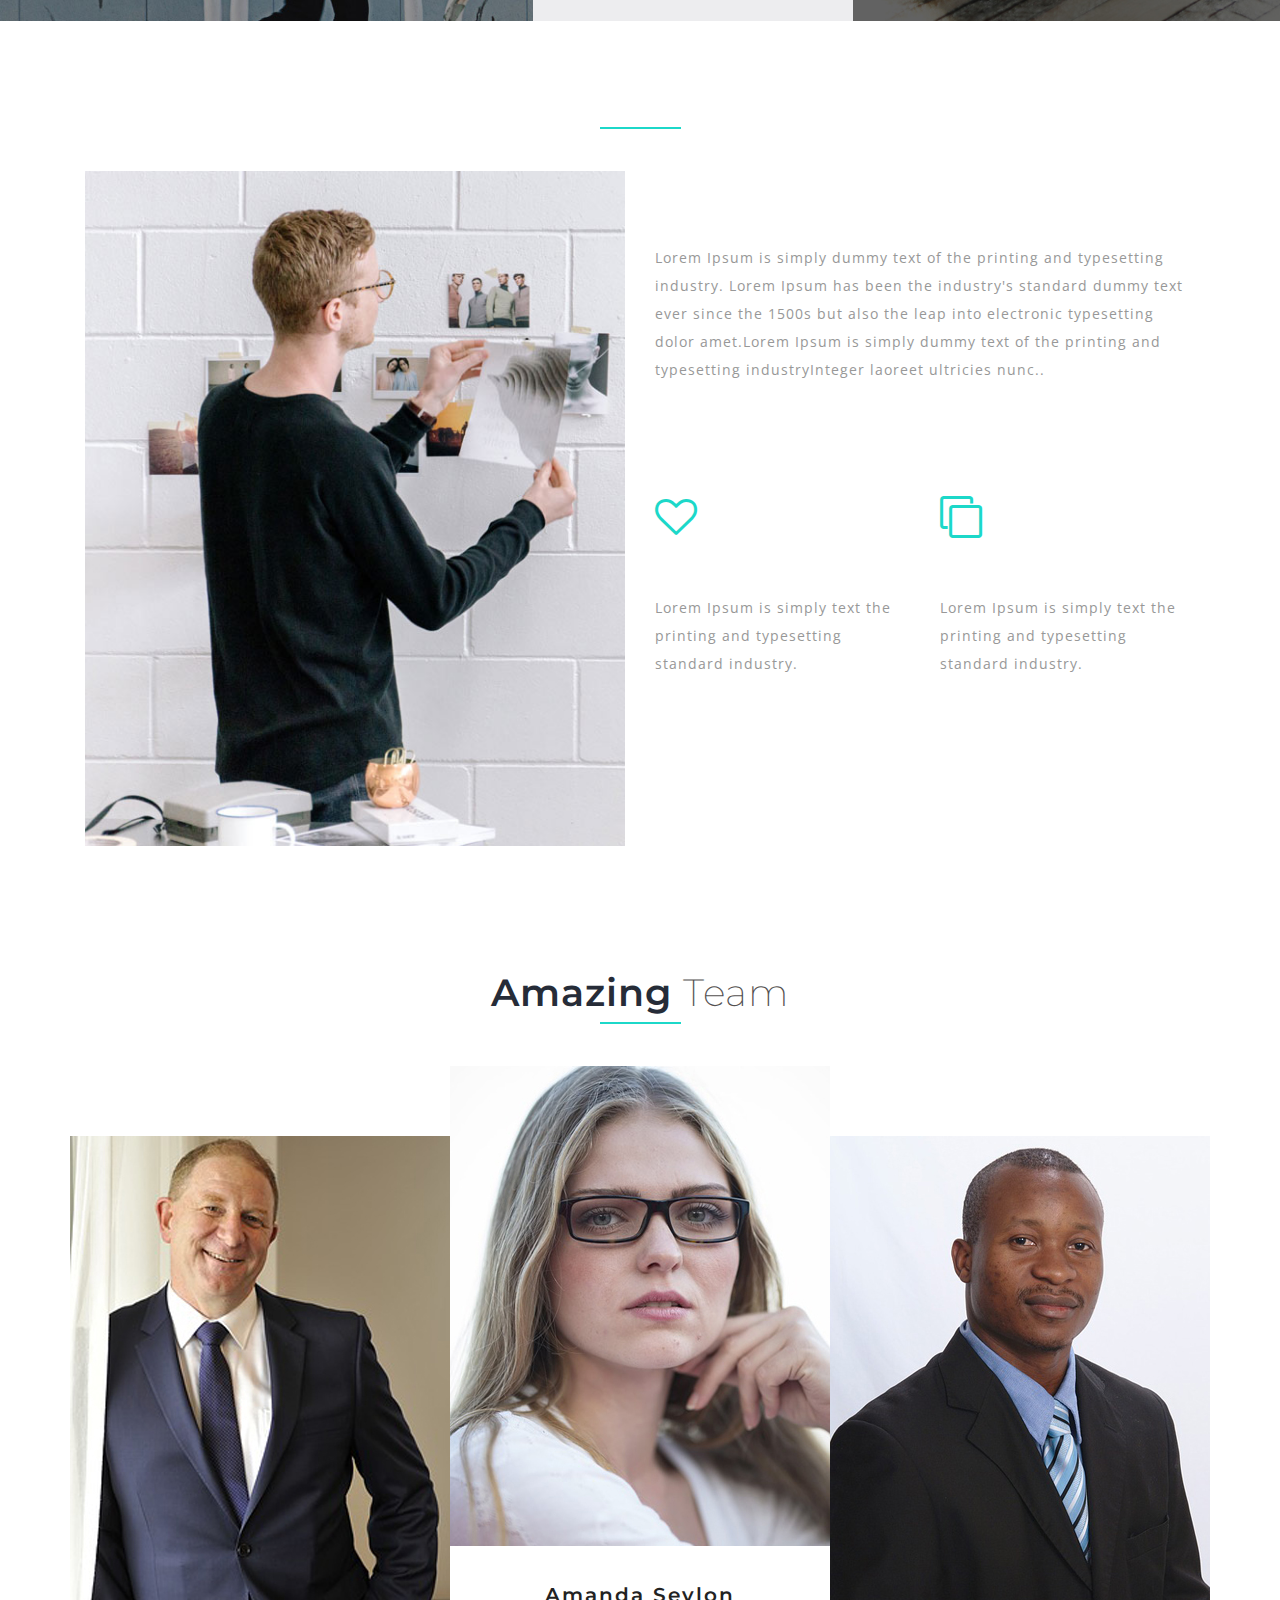
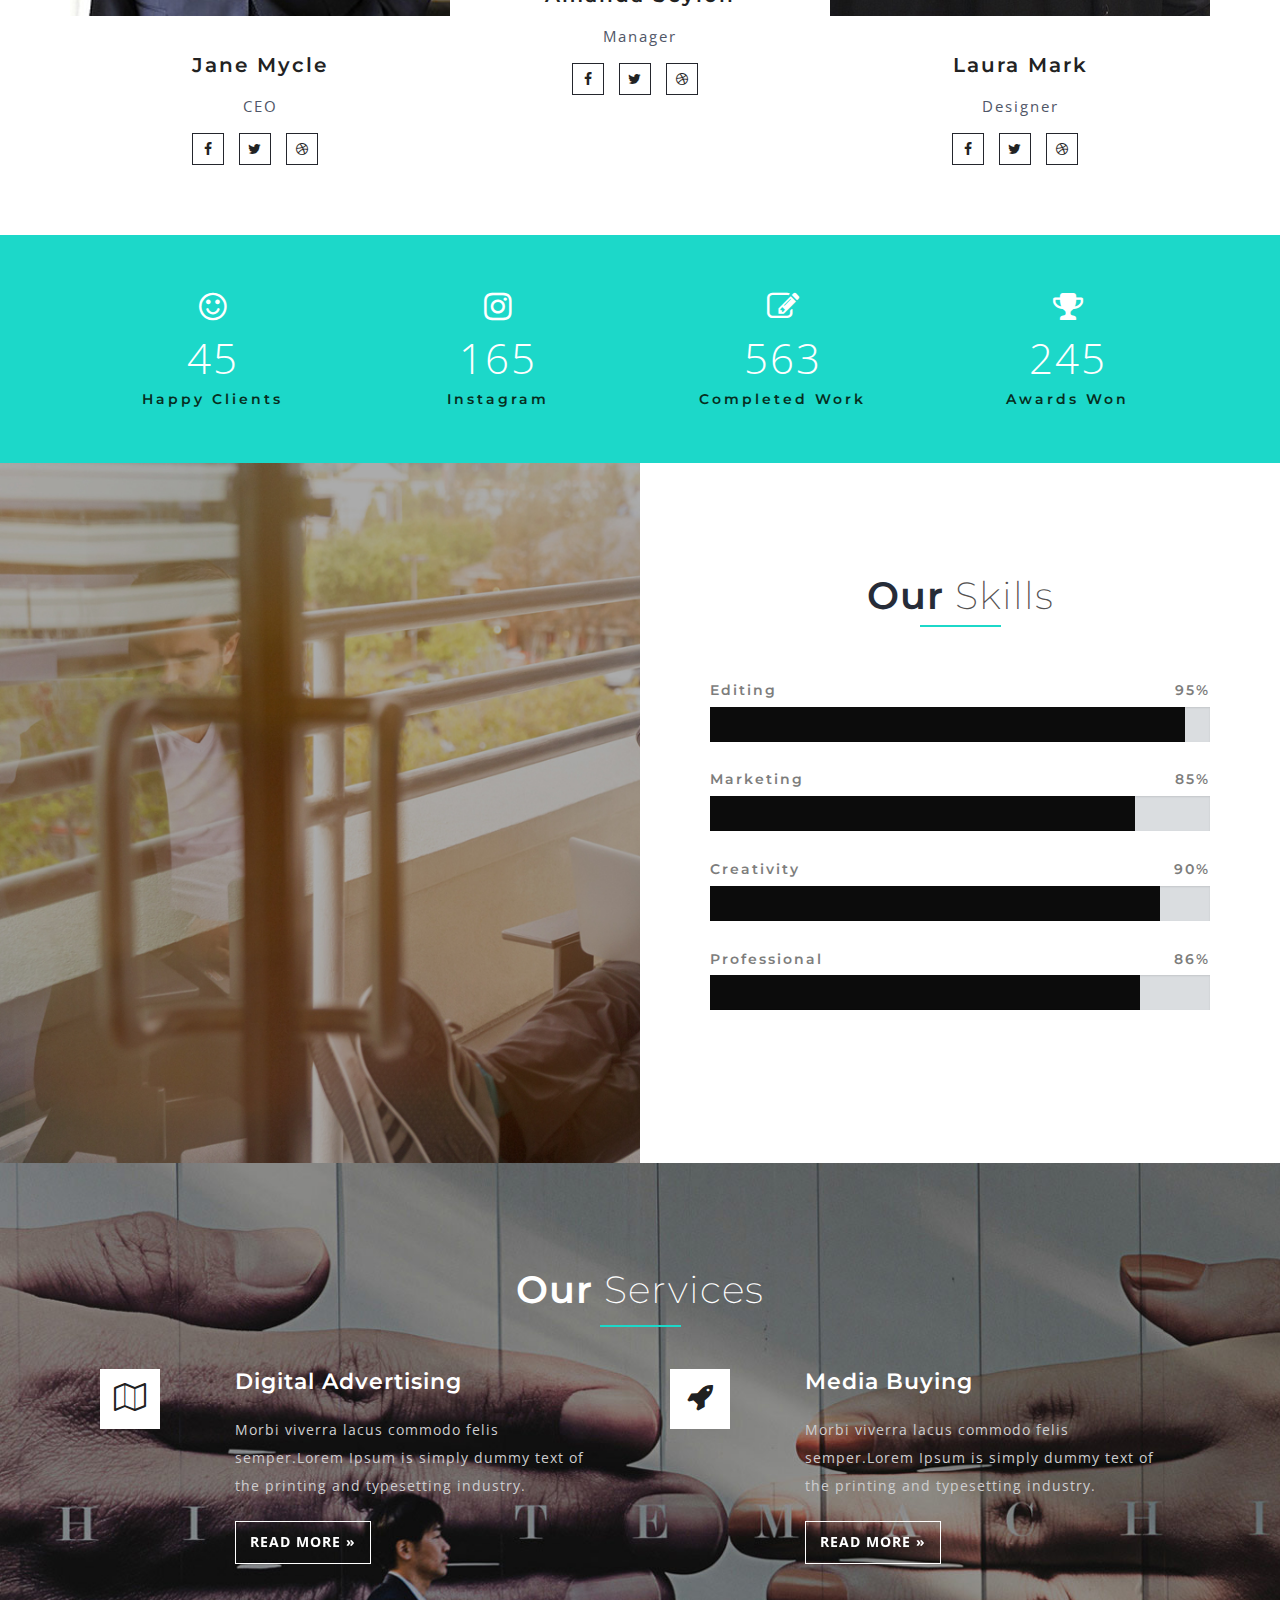
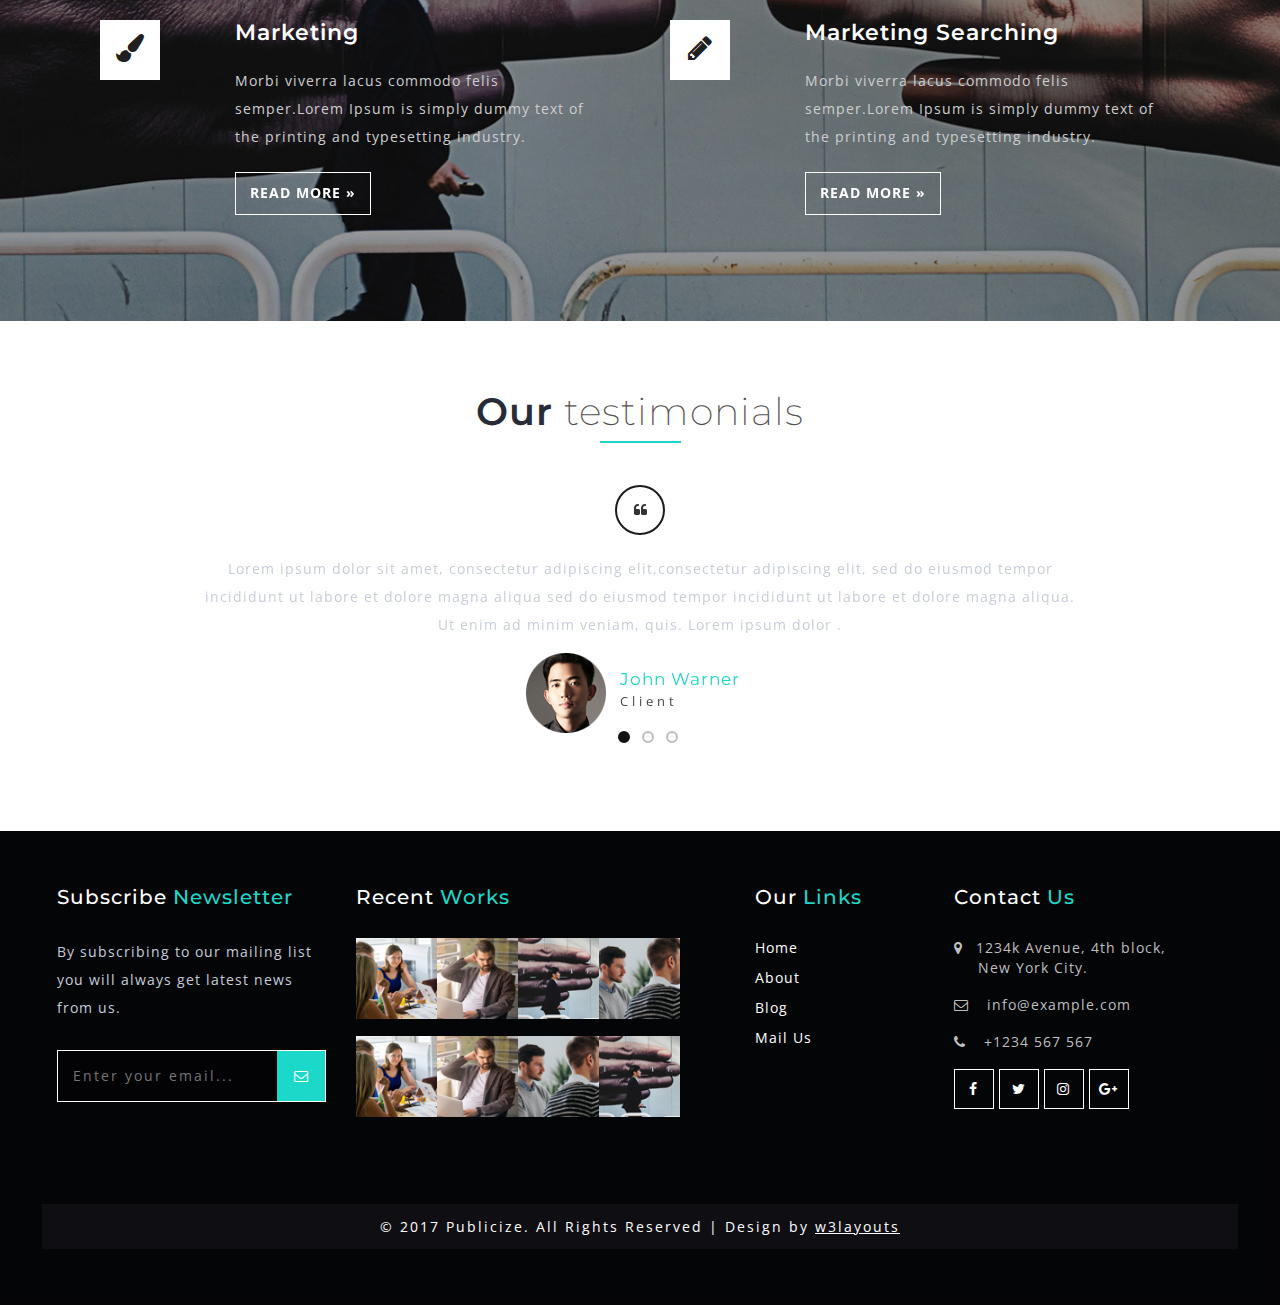
<file: about.html>
<!--
author: W3layouts
author URL: http://w3layouts.com
License: Creative Commons Attribution 3.0 Unported
License URL: http://creativecommons.org/licenses/by/3.0/
-->
<!DOCTYPE html>
<html lang="zxx">

<head>
	<title>Publicize a Corporate Category Bootstrap Responsive Website Template | About :: w3layouts</title>
	<!-- custom-theme -->
	<meta name="viewport" content="width=device-width, initial-scale=1">
	<meta http-equiv="Content-Type" content="text/html; charset=utf-8" />
	<meta name="keywords" content="Publicize Responsive web template, Bootstrap Web Templates, Flat Web Templates, Android Compatible web template, 
Smartphone Compatible web template, free webdesigns for Nokia, Samsung, LG, SonyEricsson, Motorola web design" />
	<script type="application/x-javascript">
		addEventListener("load", function () {
			setTimeout(hideURLbar, 0);
		}, false);

		function hideURLbar() {
			window.scrollTo(0, 1);
		}
	</script>
	<!-- //custom-theme -->
	<link href="css/bootstrap.css" rel="stylesheet" type="text/css" media="all" />
	<!-- Owl-carousel-CSS -->
	<link href="css/owl.carousel.css" rel="stylesheet">
	<link rel="stylesheet" href="css/team.css" type="text/css" media="all" />
	<link href="css/style.css" rel="stylesheet" type="text/css" media="all" />
	<!-- font-awesome-icons -->
	<link href="css/font-awesome.css" rel="stylesheet">
	<!-- //font-awesome-icons -->
	<link href="//fonts.googleapis.com/css?family=Open+Sans:300,300i,400,400i,600,600i,700,700i,800" rel="stylesheet">
	<link href="//fonts.googleapis.com/css?family=Montserrat:100,100i,200,200i,300,400,400i,500,500i,600,600i,700,700i,800" rel="stylesheet">
</head>

<body>
	<!-- banner -->

	<div class="main_section_agile inner" id="home">
		<div class="agileits_w3layouts_banner_nav">

			<nav class="navbar navbar-default">
				<div class="navbar-header navbar-left">
					<button type="button" class="navbar-toggle collapsed" data-toggle="collapse" data-target="#bs-example-navbar-collapse-1">
						<span class="sr-only">Toggle navigation</span>
						<span class="icon-bar"></span>
						<span class="icon-bar"></span>
						<span class="icon-bar"></span>
					</button>
						<h1><a class="navbar-brand" href="index.html"> <span>P</span>ublicize</a></h1>

				</div>
				<!-- Collect the nav links, forms, and other content for toggling -->
				<div class="collapse navbar-collapse navbar-right" id="bs-example-navbar-collapse-1">
					<nav class="link-effect-2" id="link-effect-2">
						<ul class="nav navbar-nav">
							<li><a href="index.html" class="effect-3">Home</a></li>
							<li class="active"><a href="about.html" class="effect-3">About</a></li>
							<li class="dropdown">
								<a href="#" class="dropdown-toggle effect-3" data-toggle="dropdown">Services <b class="caret"></b></a>
								<ul class="dropdown-menu agile_short_dropdown">
									<li><a href="services.html">It Solutions</a></li>
									<li><a href="services1.html">Event Management</a></li>
								</ul>
							</li>
							<li><a href="blog.html" class="effect-3">Blog</a></li>
							<li class="dropdown">
								<a href="#" class="dropdown-toggle effect-3" data-toggle="dropdown">Short Codes <b class="caret"></b></a>
								<ul class="dropdown-menu agile_short_dropdown">
									<li><a href="icons.html">Web Icons</a></li>
									<li><a href="typography.html">Typography</a></li>
								</ul>
							</li>
							<li><a href="mail.html" class="effect-3">Mail Us</a></li>
						</ul>
					</nav>
				</div>
			</nav>
			<div class="clearfix"> </div>
		</div>
	</div>
	<!-- //banner -->
<!--/w3_short-->
	<div class="services-breadcrumb">
		<div class="agile_inner_breadcrumb">

			<ul class="w3_short">
				<li><a href="index.html">Home</a><span>|</span></li>
				<li>About</li>
			</ul>
		</div>
	</div>
	<!--//w3_short-->
	<!-- /banner_bottom_w3ls_agile -->
	<div class="banner-bottom inner">
		<div class="banner_bottom_w3ls_info">
			<div class="wthree_head_section">
				<h3 class="w3l_header w3_agileits_header">The very best solution for<span> your business website</span></h3>
			</div>

			<p>Lorem ipsum dolor sit amet, do eiusmod tempor incididunt ut labore et dolore magna aliqua. Ut enim ad minim veniam, quis
				nostrud exercitation ullamco laboris nisi ut aliquip ex ea commodo consequat.</p>
			<div class="agileits-button two">
				<a class="btn btn-primary btn-lg hvr-underline-from-left" href="single.html" role="button">Read More »</a>
			</div>
		</div>
	</div>
	<!-- //banner_bottom_w3ls_agile -->


	<!-- //banner -->
	<!-- banner-bottom -->
	<div class="banner-bottom service_agile">
		<div class="container">
			<div class="col-md-4 agileits_banner_bottom_left">
				<div class="agileinfo_banner_bottom_pos">
					<div class="w3_agileits_banner_bottom_pos_grid">
						<div class="col-xs-3 wthree_banner_bottom_grid_left">
							<div class="agile_banner_bottom_grid_left_grid hvr-radial-out">
								<span class="fa fa-laptop" aria-hidden="true"></span>
							</div>
						</div>
						<div class="col-xs-9 wthree_banner_bottom_grid_right">
							<h4>Digital Branding</h4>
							<p>Morbi viverra lacus commodo felis semper, eu iaculis lectus feugiat.</p>

						</div>
						<div class="clearfix"> </div>
					</div>
				</div>
			</div>
			<div class="col-md-4 agileits_banner_bottom_left">
				<div class="agileinfo_banner_bottom_pos">
					<div class="w3_agileits_banner_bottom_pos_grid">
						<div class="col-xs-3 wthree_banner_bottom_grid_left">
							<div class="agile_banner_bottom_grid_left_grid hvr-radial-out">
								<span class="fa fa-pencil" aria-hidden="true"></span>
							</div>
						</div>
						<div class="col-xs-9 wthree_banner_bottom_grid_right">
							<h4>Web Interactive</h4>
							<p>Morbi viverra lacus commodo felis semper, eu iaculis lectus feugiat.</p>

						</div>
						<div class="clearfix"> </div>
					</div>
				</div>
			</div>
			<div class="col-md-4 agileits_banner_bottom_left">
				<div class="agileinfo_banner_bottom_pos">
					<div class="w3_agileits_banner_bottom_pos_grid">
						<div class="col-xs-3 wthree_banner_bottom_grid_left">
							<div class="agile_banner_bottom_grid_left_grid hvr-radial-out">
								<span class="fa fa-mobile" aria-hidden="true"></span>
							</div>
						</div>
						<div class="col-xs-9 wthree_banner_bottom_grid_right">
							<h4>Graphic Design</h4>
							<p>Morbi viverra lacus commodo felis semper, eu iaculis lectus feugiat.</p>

						</div>
						<div class="clearfix"> </div>
					</div>
				</div>
			</div>
			<div class="clearfix"> </div>
		</div>
	</div>
	<!-- //banner-bottom -->
	<!-- medile_section -->
	<div class="medile_section" id="three_grids">
		<div class="col-md-5 mid-one"> </div>
		<div class="col-md-3 mid-text-info">
			<h4>Unique and truly responsive websites</h4>
			<p>Lorem Ipsum is simply text the printing and typesetting standard industry. Lorem Ipsum has been the industry's standard
				dummy text.</p>
		</div>
		<div class="col-md-4 mid-two"> </div>
		<div class="clearfix"> </div>

	</div>
	<!-- //medile_section -->
	<!-- /about -->
	<div class="about" id="welcome">
		<div class="container">
			<div class="wthree_head_section">
				<h3 class="w3l_header w3_agileits_header two">We Create <span>Designs and Technology</span></h3>
			</div>
			<div class="agile_wthree_inner_grids">

				<div class="col-md-6 about_agileinfo_grid_imgs">
					<img src="images/about.jpg" alt="" />
				</div>

				<div class="col-md-6 about_agileinfo">
					<h4>Start Something New</h4>
					<p>Lorem Ipsum is simply dummy text of the printing and typesetting industry. Lorem Ipsum has been the industry's standard
						dummy text ever since the 1500s but also the leap into electronic typesetting dolor amet.Lorem Ipsum is simply dummy
						text of the printing and typesetting industryInteger laoreet ultricies nunc..</p>
					<div class="mid-inner-info">
						<div class="col-md-6 mid-inner-sec one">
							<span class="fa fa-heart-o" aria-hidden="true"></span>
							<h5>Made with Love</h5>
							<p>Lorem Ipsum is simply text the printing and typesetting standard industry.</p>
							<div class="agileits-button two service">
								<a class="btn btn-primary btn-lg hvr-underline-from-left" href="single.html" role="button">Read More »</a>
							</div>
						</div>
						<div class="col-md-6 mid-inner-sec">
							<span class="fa fa-clone" aria-hidden="true"></span>
							<h5>Modern Framework</h5>
							<p>Lorem Ipsum is simply text the printing and typesetting standard industry.</p>
							<div class="agileits-button two service">
								<a class="btn btn-primary btn-lg hvr-underline-from-left" href="single.html" role="button">Read More »</a>
							</div>
						</div>
					</div>

				</div>
				<div class="clearfix"></div>
			</div>
		</div>
	</div>
	<!-- Modal4 -->
	<div class="modal fade" id="myModal4" tabindex="-1" role="dialog">
		<div class="modal-dialog">
			<!-- Modal content-->
			<div class="modal-content">
				<div class="modal-header">
					<button type="button" class="close" data-dismiss="modal">&times;</button>
					<div class="modal-info">
						<h4>Publicize</h4>
						<img src="images/banner2.jpg" alt=" " class="img-responsive" />
						<h5>Sub Heading here</h5>
						<p class="para-agileits-w3layouts">Duis sit amet nisi quis leo fermentum vestibulum vitae eget augue. Nulla quam nunc, vulputate id urna at, tempor tincidunt
							metus. Sed feugiat quam nec mauris mattis malesuada.</p>
					</div>
				</div>
			</div>
		</div>
	</div>
	<!-- //Modal4 -->

	<!--//about -->
		<!-- team -->
	<div id="team" class="team featured_services">
		<div class="container">
			<div class="wthree_head_section">
				<h3 class="w3l_header w3_agileits_header">Amazing <span>Team</span></h3>
			</div>
			<div class="agile_wthree_inner_grids">
				<div class="col-md-4 w3_agile_team_grid_info">
					<img src="images/t1.jpg" alt=" " class="img-responsive" />
					<h3>Jane Mycle </h3>
					<p>CEO</p>
					<div class="agileits_w3layouts_nav_right team_agile _icons">
						<ul>
							<li><a href="#" class="w3_agile_facebook"><i class="fa fa-facebook" aria-hidden="true"></i></a></li>
							<li><a href="#" class="agile_twitter"><i class="fa fa-twitter" aria-hidden="true"></i></a></li>
							<li><a href="#" class="w3_agile_dribble"><i class="fa fa-dribbble" aria-hidden="true"></i></a></li>

						</ul>
					</div>
				</div>
				<div class="col-md-4 w3_agile_team_grid_info">
					<img src="images/t2.jpg" alt=" " class="img-responsive" />
					<h3>Amanda Seylon </h3>
					<p>Manager</p>
					<div class="agileits_w3layouts_nav_right team_agile _icons">
						<ul>
							<li><a href="#" class="w3_agile_facebook"><i class="fa fa-facebook" aria-hidden="true"></i></a></li>
							<li><a href="#" class="agile_twitter"><i class="fa fa-twitter" aria-hidden="true"></i></a></li>
							<li><a href="#" class="w3_agile_dribble"><i class="fa fa-dribbble" aria-hidden="true"></i></a></li>

						</ul>
					</div>
				</div>
				<div class="col-md-4 w3_agile_team_grid_info">
					<img src="images/t3.jpg" alt=" " class="img-responsive" />
					<h3>Laura Mark</h3>
					<p>Designer</p>
					<div class="agileits_w3layouts_nav_right team_agile _icons">
						<ul>
							<li><a href="#" class="w3_agile_facebook"><i class="fa fa-facebook" aria-hidden="true"></i></a></li>
							<li><a href="#" class="agile_twitter"><i class="fa fa-twitter" aria-hidden="true"></i></a></li>
							<li><a href="#" class="w3_agile_dribble"><i class="fa fa-dribbble" aria-hidden="true"></i></a></li>

						</ul>
					</div>
				</div>
				<div class="clearfix"> </div>
			</div>
		</div>
	</div>
	<!-- team -->

	<!-- stats -->
	<div class="stats" id="stats">
		<div class="container">
			<div class="col-md-3 w3layouts_stats_left w3_counter_grid">
				<span class="fa fa-smile-o" aria-hidden="true"></span>
				<p class="counter">45</p>
				<h3>Happy Clients</h3>
			</div>
			<div class="col-md-3 w3layouts_stats_left w3_counter_grid1">
				<span class="fa fa-instagram" aria-hidden="true"></span>
				<p class="counter">165</p>
				<h3>Instagram</h3>
			</div>
			<div class="col-md-3 w3layouts_stats_left w3_counter_grid2">
				<span class="fa fa-pencil-square-o" aria-hidden="true"></span>
				<p class="counter">563</p>
				<h3>Completed Work </h3>
			</div>
			<div class="col-md-3 w3layouts_stats_left w3_counter_grid3">
				<span class="fa fa-trophy" aria-hidden="true"></span>
				<p class="counter">245</p>
				<h3>Awards Won </h3>
			</div>
			<div class="clearfix"> </div>
		</div>
	</div>
	<!-- //stats -->

	<!--skills -->
	<div class="skills-agileinfo" id="skills">
		<div class="col-md-6 skills">
		</div>
		<div class="col-md-6 bar-grids  w3-agile">
			<div class="wthree_head_section">
				<h3 class="w3l_header w3_agileits_header">Our <span>Skills</span></h3>
			</div>
			<div class="wthree_skills">
				<h6>Editing<span> 95% </span></h6>
				<div class="progress">
					<div class="progress-bar progress-bar-striped active" style="width: 95%">
					</div>
				</div>
				<h6>Marketing<span> 85% </span></h6>
				<div class="progress">
					<div class="progress-bar progress-bar-striped active" style="width: 85%">
					</div>
				</div>
				<h6>Creativity<span>90% </span></h6>
				<div class="progress">
					<div class="progress-bar progress-bar-striped active" style="width: 90%">
					</div>
				</div>
				<h6>Professional<span>86% </span></h6>
				<div class="progress prgs-w3agile-last">
					<div class="progress-bar progress-bar-striped active" style="width: 86%">
					</div>
				</div>
			</div>
		</div>

		<div class="clearfix"> </div>
	</div>
	<!-- //skills -->
		<!-- services -->
	<div class="services" id="services">
		<div class="container">
			<div class="wthree_head_section">
				<h3 class="w3l_header w3_agileits_header two">Our <span>Services</span></h3>
			</div>
			<div class="agile_wthree_inner_grids">
				<div class="col-md-6 agileits_banner_bottom_left">
					<div class="agileinfo_banner_bottom_pos">
						<div class="w3_agileits_banner_bottom_pos_grid two">
							<div class="col-xs-3 wthree_banner_bottom_grid_left">
								<div class="agile_banner_bottom_grid_left_grid hvr-radial-out">
									<span class="fa fa-map-o" aria-hidden="true"></span>
								</div>
							</div>
							<div class="col-xs-9 wthree_banner_bottom_grid_right">
								<h4 class="sub_service_agileits">Digital Advertising</h4>
								<p>Morbi viverra lacus commodo felis semper.Lorem Ipsum is simply dummy text of the printing and typesetting industry. </p>
								<div class="agileits-button two service">
									<a class="btn btn-primary btn-lg hvr-underline-from-left" href="single.html" role="button">Read More »</a>
								</div>
							</div>
							<div class="clearfix"> </div>
						</div>
					</div>
				</div>
				<div class="col-md-6 agileits_banner_bottom_left">
					<div class="agileinfo_banner_bottom_pos">
						<div class="w3_agileits_banner_bottom_pos_grid two">
							<div class="col-xs-3 wthree_banner_bottom_grid_left">
								<div class="agile_banner_bottom_grid_left_grid hvr-radial-out">
									<span class="fa fa-rocket" aria-hidden="true"></span>
								</div>
							</div>
							<div class="col-xs-9 wthree_banner_bottom_grid_right">
								<h4 class="sub_service_agileits">Media Buying</h4>
								<p>Morbi viverra lacus commodo felis semper.Lorem Ipsum is simply dummy text of the printing and typesetting industry. </p>
								<div class="agileits-button two service">
									<a class="btn btn-primary btn-lg hvr-underline-from-left" href="single.html" role="button">Read More »</a>
								</div>
							</div>
							<div class="clearfix"> </div>
						</div>
					</div>
				</div>
				<div class="col-md-6 agileits_banner_bottom_left two">
					<div class="agileinfo_banner_bottom_pos">
						<div class="w3_agileits_banner_bottom_pos_grid two">
							<div class="col-xs-3 wthree_banner_bottom_grid_left">
								<div class="agile_banner_bottom_grid_left_grid hvr-radial-out">
									<span class="fa fa-paint-brush" aria-hidden="true"></span>
								</div>
							</div>
							<div class="col-xs-9 wthree_banner_bottom_grid_right">
								<h4 class="sub_service_agileits">Marketing</h4>
								<p>Morbi viverra lacus commodo felis semper.Lorem Ipsum is simply dummy text of the printing and typesetting industry. </p>
								<div class="agileits-button two service">
									<a class="btn btn-primary btn-lg hvr-underline-from-left" href="single.html" role="button">Read More »</a>
								</div>
							</div>
							<div class="clearfix"> </div>
						</div>
					</div>
				</div>
				<div class="col-md-6 agileits_banner_bottom_left two">
					<div class="agileinfo_banner_bottom_pos">
						<div class="w3_agileits_banner_bottom_pos_grid two">
							<div class="col-xs-3 wthree_banner_bottom_grid_left">
								<div class="agile_banner_bottom_grid_left_grid hvr-radial-out">
									<span class="fa fa-pencil" aria-hidden="true"></span>
								</div>
							</div>
							<div class="col-xs-9 wthree_banner_bottom_grid_right">
								<h4 class="sub_service_agileits">Marketing Searching</h4>
								<p>Morbi viverra lacus commodo felis semper.Lorem Ipsum is simply dummy text of the printing and typesetting industry. </p>
								<div class="agileits-button two service">
									<a class="btn btn-primary btn-lg hvr-underline-from-left" href="single.html" role="button">Read More »</a>
								</div>
							</div>
							<div class="clearfix"> </div>
						</div>
					</div>
				</div>

				<div class="clearfix"> </div>
			</div>
		</div>
	</div>
	<!-- //services -->
	
	<!-- agile_testimonials -->
	<div class="agile_testimonials" id="testimonials">
		<div class="container">
			<div class="wthree_head_section">
				<h3 class="w3l_header w3_agileits_header">Our <span>testimonials</span></h3>
			</div>

			<div class="agile_wthree_inner_grids">
				<div class="test-agile_main_section">
					<div id="owl-demo2" class="owl-carousel">
						<div class="agile">
							<div class="test-grid">

								<i class="fa fa-quote-left" aria-hidden="true"></i>
								<p class="para-w3-agile">Lorem ipsum dolor sit amet, consectetur adipiscing elit,consectetur adipiscing elit, sed do eiusmod tempor incididunt
									ut labore et dolore magna aliqua sed do eiusmod tempor incididunt ut labore et dolore magna aliqua. Ut enim ad minim
									veniam, quis. Lorem ipsum dolor .</p>
								<div class="test-grid1">
									<div class="test-grid2">

										<img src="images/1.png" alt="" class="img-r">
									</div>
									<div class="test-grid2_text">
										<h4>John Warner</h4>
										<span>Client</span>
									</div>
									<div class="clearfix"></div>
								</div>
							</div>
						</div>
						<div class="agile">
							<div class="test-grid">

								<i class="fa fa-quote-left" aria-hidden="true"></i>
								<p class="para-w3-agile">Lorem ipsum dolor sit amet, consectetur adipiscing elit,consectetur adipiscing elit, sed do eiusmod tempor incididunt
									ut labore et dolore magna aliqua sed do eiusmod tempor incididunt ut labore et dolore magna aliqua. Ut enim ad minim
									veniam, quis. Lorem ipsum dolor .</p>
								<div class="test-grid1">
									<div class="test-grid2">

										<img src="images/2.png" alt="" class="img-r">
									</div>
									<div class="test-grid2_text">
										<h4>Steve Warner</h4>
										<span>Client</span>
									</div>
									<div class="clearfix"></div>
								</div>
							</div>
						</div>
						<div class="agile">
							<div class="test-grid">

								<i class="fa fa-quote-left" aria-hidden="true"></i>
								<p class="para-w3-agile">Lorem ipsum dolor sit amet, consectetur adipiscing elit,consectetur adipiscing elit, sed do eiusmod tempor incididunt
									ut labore et dolore magna aliqua sed do eiusmod tempor incididunt ut labore et dolore magna aliqua. Ut enim ad minim
									veniam, quis. Lorem ipsum dolor .</p>
								<div class="test-grid1">
									<div class="test-grid2">

										<img src="images/3.png" alt="" class="img-r">
									</div>
									<div class="test-grid2_text">
										<h4>James Warner</h4>
										<span>Client</span>
									</div>
									<div class="clearfix"></div>
								</div>
							</div>
						</div>
					</div>
				</div>
			</div>
		</div>
	</div>
<!-- footer -->
	<div class="footer">
		<div class="f-bg-w3l">
				<div class="col-md-3 w3layouts_footer_grid">
					<h2>Subscribe <span>Newsletter</span></h2>
					<p>By subscribing to our mailing list you will always get latest news from us.</p>
					<form action="#" method="post">
						<input type="email" name="Email" placeholder="Enter your email..." required="">
						<button class="btn1"><i class="fa fa-envelope-o" aria-hidden="true"></i></button>
						<div class="clearfix"> </div>
					</form>
					
				
				</div>
				<div class="col-md-4 w3layouts_footer_grid">
					<h3>Recent <span>Works</span></h3>
					 <ul class="con_inner_text midimg">
						<li><a href="#"><img src="images/banner22.jpg" alt="" class="img-responsive" /></a></li>
					    <li><a href="#"><img src="images/banner33.jpg" alt="" class="img-responsive" /></a></li>
						<li><a href="#"><img src="images/banner44.jpg" alt="" class="img-responsive" /></a></li>
						<li><a href="#"><img src="images/banner11.jpg" alt="" class="img-responsive" /></a></li>
						<li><a href="#"><img src="images/banner22.jpg" alt="" class="img-responsive" /></a></li>
					    <li><a href="#"><img src="images/banner33.jpg" alt="" class="img-responsive" /></a></li>
						 <li><a href="#"><img src="images/banner11.jpg" alt="" class="img-responsive" /></a></li>
						<li><a href="#"><img src="images/banner44.jpg" alt="" class="img-responsive" /></a></li>
				     </ul>
					
				</div>
				<div class="col-md-2 w3layouts_footer_grid">
					<h3>Our <span>Links</span> </h3>
					  <ul class="links">
							<li><a href="index.html">Home</a></li>
							<li><a href="about.html">About</a></li>
							<li><a href="blog.html">Blog</a></li>
							<li><a href="mail.html">Mail Us</a></li>
						</ul>
				</div>
				<div class="col-md-3 w3layouts_footer_grid">
					<h2>Contact <span>Us</span></h2>
					    <ul class="con_inner_text">
							<li><span class="fa fa-map-marker" aria-hidden="true"></span>1234k Avenue, 4th block, <label> New York City.</label></li>
							<li><span class="fa fa-envelope-o" aria-hidden="true"></span> <a href="mailto:info@example.com">info@example.com</a></li>
							<li><span class="fa fa-phone" aria-hidden="true"></span> +1234 567 567</li>
						</ul>

					<ul class="social_agileinfo">
						<li><a href="#" class="w3_facebook"><i class="fa fa-facebook"></i></a></li>
						<li><a href="#" class="w3_twitter"><i class="fa fa-twitter"></i></a></li>
						<li><a href="#" class="w3_instagram"><i class="fa fa-instagram"></i></a></li>
						<li><a href="#" class="w3_google"><i class="fa fa-google-plus"></i></a></li>
					</ul>
				</div>


				<div class="clearfix"> </div>
					<p class="copyright">© 2017 Publicize. All Rights Reserved | Design by <a href="https://w3layouts.com/" target="_blank">w3layouts</a></p>
			</div>
	</div>
	<!-- //footer -->


	<!-- js -->
	<script type="text/javascript" src="js/jquery-2.1.4.min.js"></script>
	<!-- //js -->
	<!-- stats -->
	<script src="js/jquery.waypoints.min.js"></script>
	<script src="js/jquery.countup.js"></script>
	<script>
		$('.counter').countUp();
	</script>
	<!-- //stats -->
	<script src="js/modernizr-2.6.2.min.js"></script>
	<!-- //nav -->
	<!-- js for portfolio lightbox -->
	<script src="js/jquery.chocolat.js "></script>
	<link rel="stylesheet " href="css/chocolat.css " type="text/css" media="all" />
	<!--light-box-files -->
	<script type="text/javascript ">
		$(function () {
			$('.portfolio-grids a').Chocolat();
		});
	</script>
	<!-- /js for portfolio lightbox -->
	<!-- requried-jsfiles-for owl -->
	<script src="js/owl.carousel.js"></script>
	<script>
		$(document).ready(function () {
			$("#owl-demo2").owlCarousel({
				items: 1,
				lazyLoad: false,
				autoPlay: true,
				navigation: false,
				navigationText: false,
				pagination: true,
			});
		});
	</script>
	<!-- //requried-jsfiles-for owl -->

	<script type="text/javascript" src="js/bootstrap-3.1.1.min.js"></script>


</body>

</html>
</file>
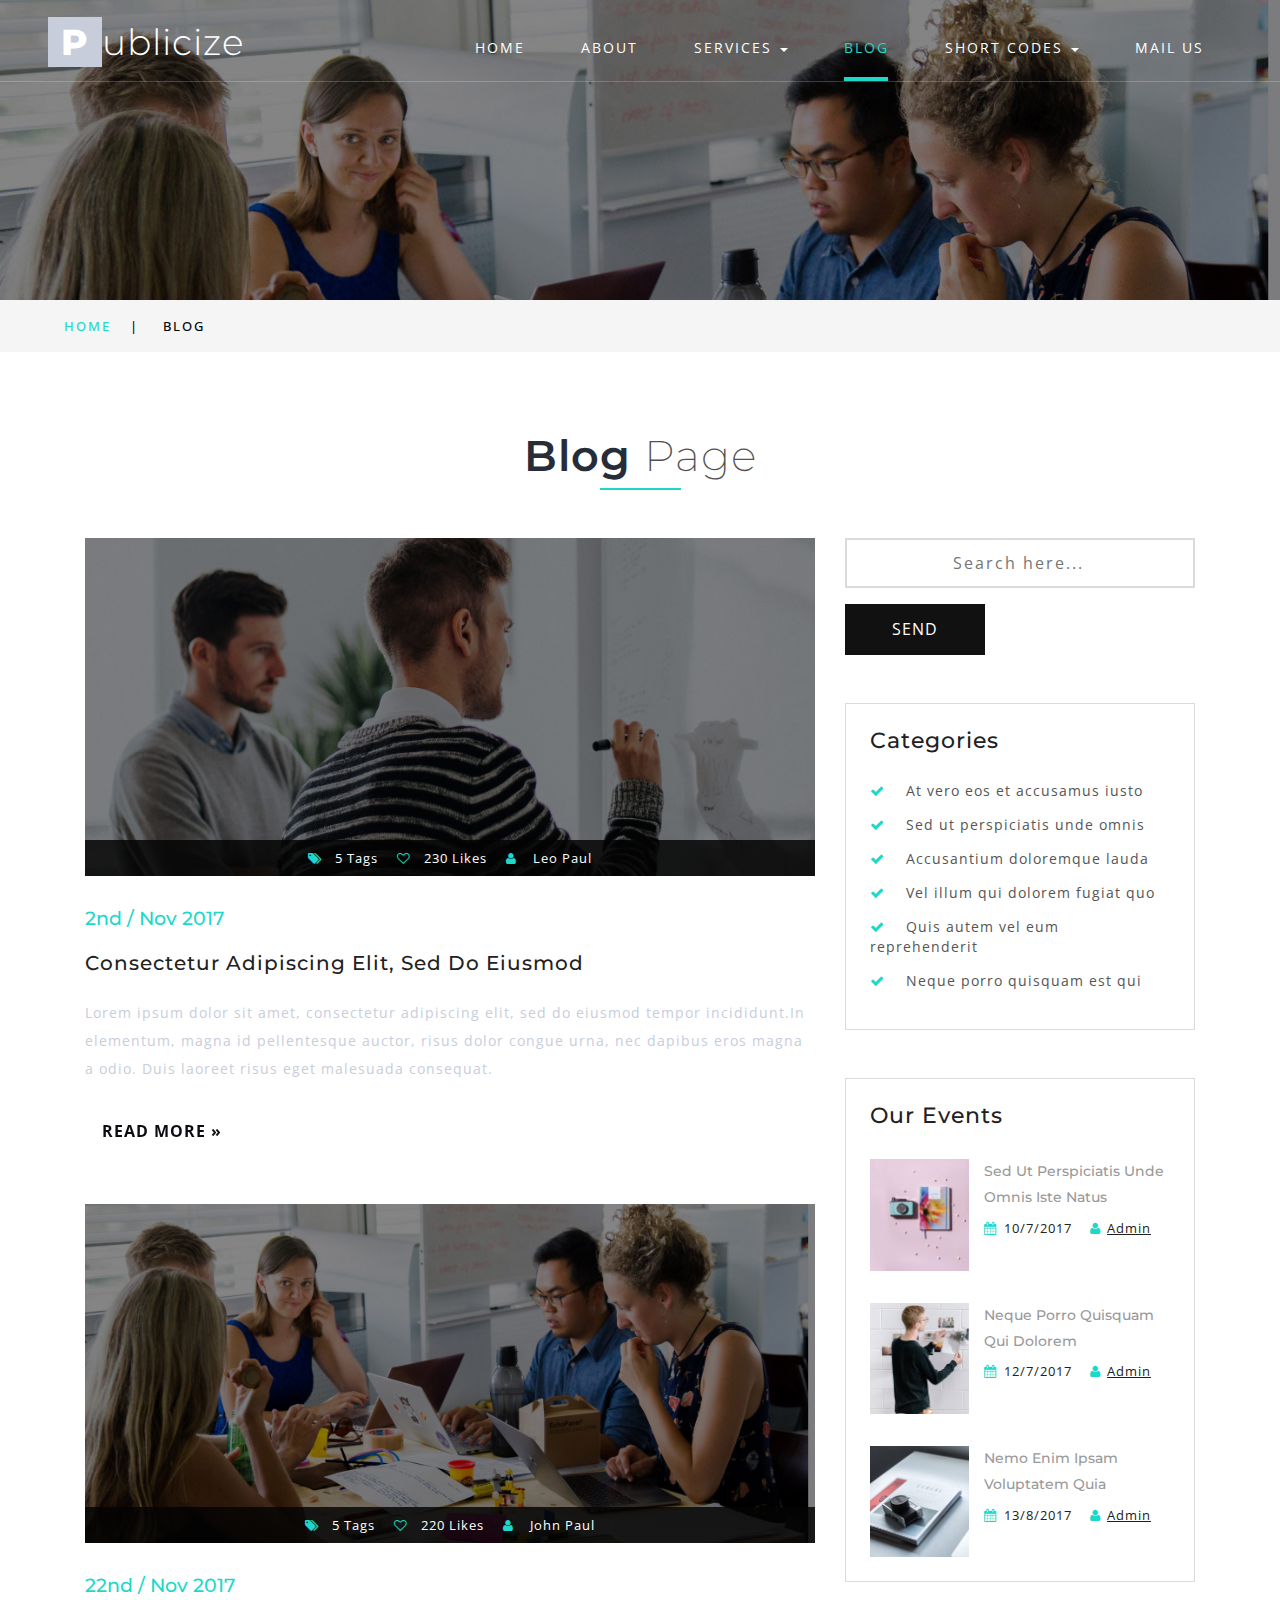
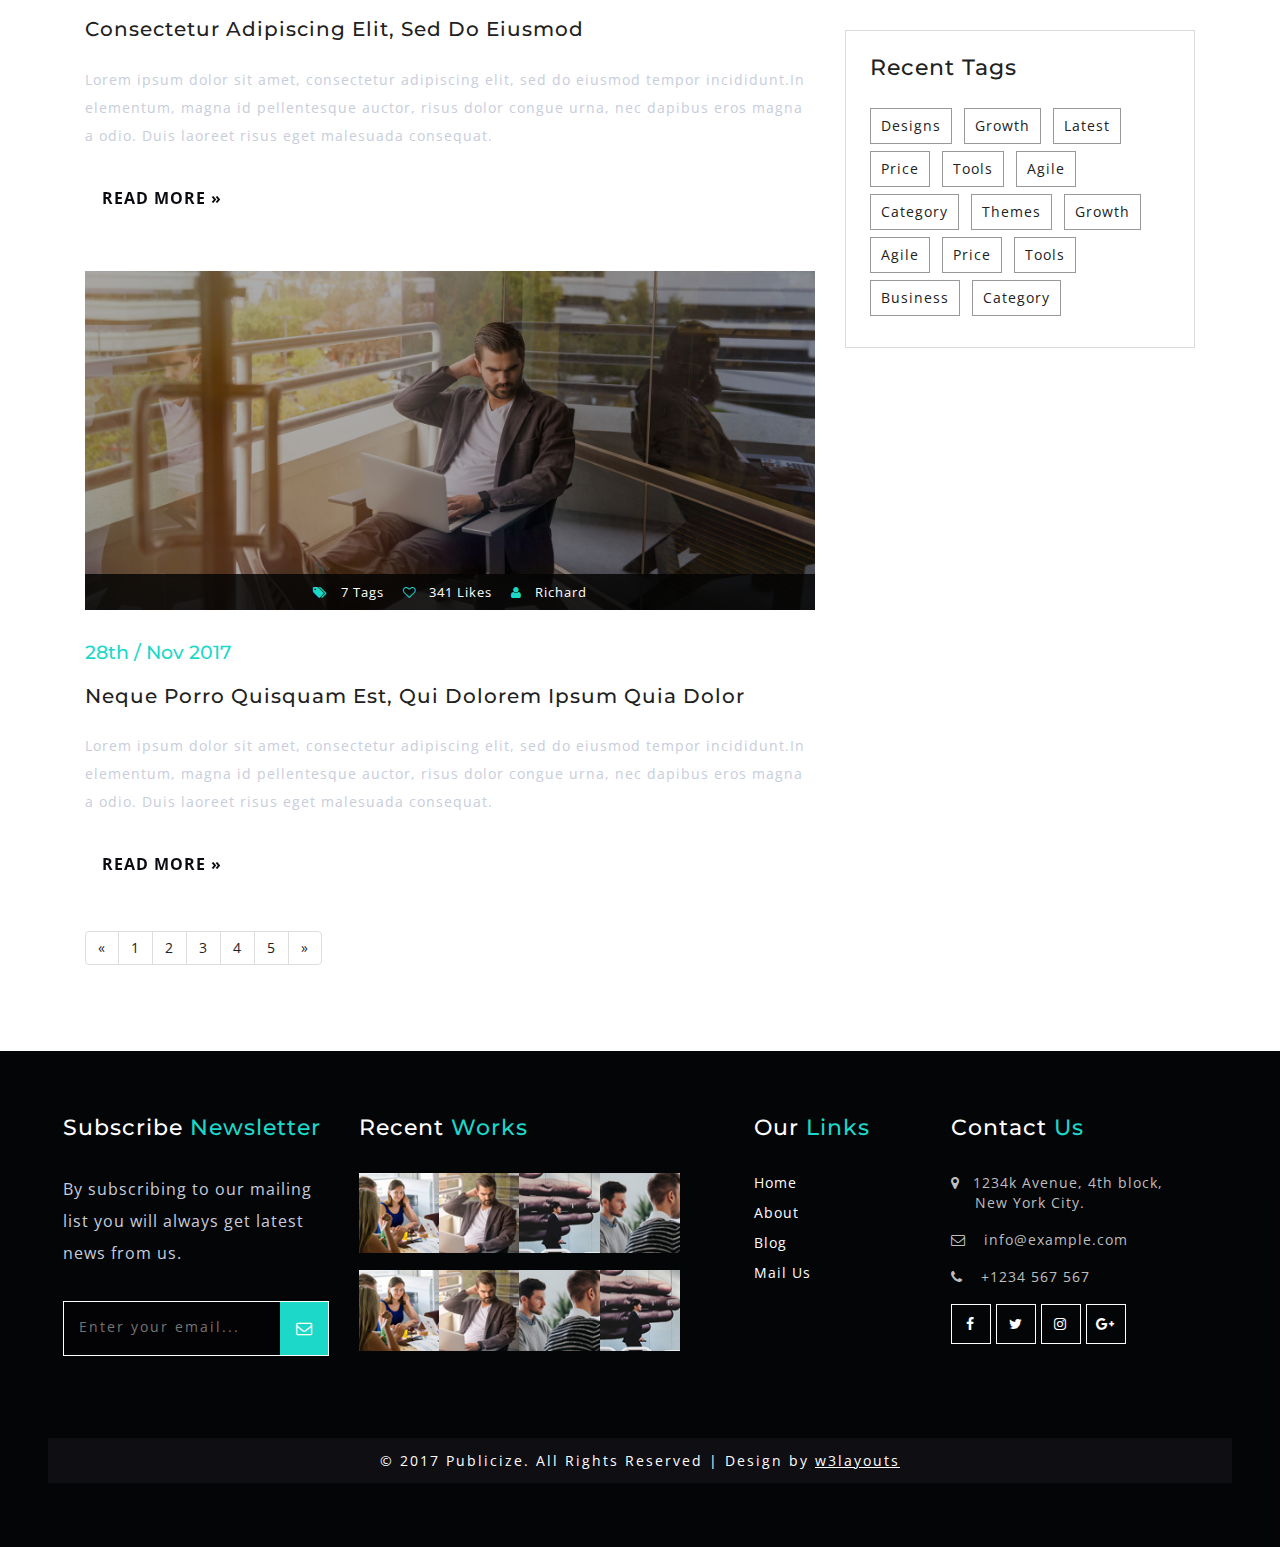
<file: blog.html>
<!--
author: W3layouts
author URL: http://w3layouts.com
License: Creative Commons Attribution 3.0 Unported
License URL: http://creativecommons.org/licenses/by/3.0/
-->
<!DOCTYPE html>
<html lang="zxx">

<head>
	<title>Publicize a Corporate Category Bootstrap Responsive Website Template | Blog :: w3layouts</title>
	<!-- custom-theme -->
	<meta name="viewport" content="width=device-width, initial-scale=1">
	<meta http-equiv="Content-Type" content="text/html; charset=utf-8" />
	<meta name="keywords" content="Publicize Responsive web template, Bootstrap Web Templates, Flat Web Templates, Android Compatible web template, 
Smartphone Compatible web template, free webdesigns for Nokia, Samsung, LG, SonyEricsson, Motorola web design" />
	<script type="application/x-javascript">
		addEventListener("load", function () {
			setTimeout(hideURLbar, 0);
		}, false);

		function hideURLbar() {
			window.scrollTo(0, 1);
		}
	</script>
	<!-- //custom-theme -->
	<link href="css/bootstrap.css" rel="stylesheet" type="text/css" media="all" />
	<link href="css/blog.css" rel="stylesheet" type="text/css" media="all" />
	<link href="css/style.css" rel="stylesheet" type="text/css" media="all" />
	<!-- font-awesome-icons -->
	<link href="css/font-awesome.css" rel="stylesheet">
	<!-- //font-awesome-icons -->
	<link href="//fonts.googleapis.com/css?family=Open+Sans:300,300i,400,400i,600,600i,700,700i,800" rel="stylesheet">
	<link href="//fonts.googleapis.com/css?family=Montserrat:100,100i,200,200i,300,400,400i,500,500i,600,600i,700,700i,800" rel="stylesheet">
</head>

<body>
	<!-- banner -->

	<div class="main_section_agile inner" id="home">
		<div class="agileits_w3layouts_banner_nav">

			<nav class="navbar navbar-default">
				<div class="navbar-header navbar-left">
					<button type="button" class="navbar-toggle collapsed" data-toggle="collapse" data-target="#bs-example-navbar-collapse-1">
						<span class="sr-only">Toggle navigation</span>
						<span class="icon-bar"></span>
						<span class="icon-bar"></span>
						<span class="icon-bar"></span>
					</button>
					<h1><a class="navbar-brand" href="index.html"> <span>P</span>ublicize</a></h1>

				</div>
				<!-- Collect the nav links, forms, and other content for toggling -->
				<div class="collapse navbar-collapse navbar-right" id="bs-example-navbar-collapse-1">
					<nav class="link-effect-2" id="link-effect-2">
						<ul class="nav navbar-nav">
							<li><a href="index.html" class="effect-3">Home</a></li>
							<li><a href="about.html" class="effect-3">About</a></li>
							<li class="dropdown">
								<a href="#" class="dropdown-toggle effect-3" data-toggle="dropdown">Services <b class="caret"></b></a>
								<ul class="dropdown-menu agile_short_dropdown">
									<li><a href="services.html">It Solutions</a></li>
									<li><a href="services1.html">Event Management</a></li>
								</ul>
							</li>
							<li class="active"><a href="blog.html" class="effect-3">Blog</a></li>
							<li class="dropdown">
								<a href="#" class="dropdown-toggle effect-3" data-toggle="dropdown">Short Codes <b class="caret"></b></a>
								<ul class="dropdown-menu agile_short_dropdown">
									<li><a href="icons.html">Web Icons</a></li>
									<li><a href="typography.html">Typography</a></li>
								</ul>
							</li>
							<li><a href="mail.html" class="effect-3">Mail Us</a></li>
						</ul>
					</nav>
				</div>
			</nav>
			<div class="clearfix"> </div>
		</div>
	</div>
	<!-- //banner -->
	<!--/w3_short-->
	<div class="services-breadcrumb">
		<div class="agile_inner_breadcrumb">

			<ul class="w3_short">
				<li><a href="index.html">Home</a><span>|</span></li>
				<li>Blog</li>
			</ul>
		</div>
	</div>
	<!--//w3_short-->
	<!-- /blog -->
	<div class="banner-bottom inner">
		<div class="container">
			<div class="wthree_head_section">
				<h3 class="w3l_header w3_agileits_header">Blog <span>Page</span></h3>
			</div>
			<div class="agile_wthree_inner_grids">
				<div class="col-md-8 event-left w3-agile-event-left">
					<div class="event-left1 w3-agile-event-left1">
						<div class="event-left1-left agile-event-left1-left">
							<a href="single.html"><img src="images/banner1.jpg" alt=" " class="img-responsive" /></a>
							<div class="event-left1-left-pos agileits-w3layouts-event-left1-left-pos">
								<ul>
									<li><a href="#"><span class="fa fa-tags" aria-hidden="true"></span>5 Tags</a></li>
									<li><a href="#"><span class="fa fa-heart-o" aria-hidden="true"></span>230 Likes</a></li>
									<li><a href="#"><span class="fa fa-user" aria-hidden="true"></span> Leo Paul</a></li>
								</ul>
							</div>
						</div>
						<div class="event-left1-right w3-agileits-event-left1-right">
							<h4>2nd / Nov 2017</h4>
							<h5><a href="single.html">consectetur adipiscing elit, sed do eiusmod</a></h5>
							<p>Lorem ipsum dolor sit amet, consectetur adipiscing elit, sed do eiusmod tempor incididunt.In elementum, magna id pellentesque
								auctor, risus dolor congue urna, nec dapibus eros magna a odio. Duis laoreet risus eget malesuada consequat.</p>
							<div class="agileits-button two">
								<a class="btn btn-primary btn-lg hvr-underline-from-left" href="single.html" role="button">Read More »</a>
							</div>
						</div>
						<div class="clearfix"> </div>
					</div>
					<div class="event-left1 w3-agile-event-left1">
						<div class="event-left1-left agile-event-left1-left">
							<a href="single.html"><img src="images/banner2.jpg" alt=" " class="img-responsive" /></a>
							<div class="event-left1-left-pos agileits-w3layouts-event-left1-left-pos">
								<ul>
									<li><a href="#"><span class="fa fa-tags" aria-hidden="true"></span>5 Tags</a></li>
									<li><a href="#"><span class="fa fa-heart-o" aria-hidden="true"></span>220 Likes</a></li>
									<li><a href="#"><span class="fa fa-user" aria-hidden="true"></span> John Paul</a></li>
								</ul>
							</div>
						</div>
						<div class="event-left1-right w3-agileits-event-left1-right">
							<h4>22nd / Nov 2017</h4>
							<h5><a href="single.html">consectetur adipiscing elit, sed do eiusmod</a></h5>
							<p>Lorem ipsum dolor sit amet, consectetur adipiscing elit, sed do eiusmod tempor incididunt.In elementum, magna id pellentesque
								auctor, risus dolor congue urna, nec dapibus eros magna a odio. Duis laoreet risus eget malesuada consequat.</p>
							<div class="agileits-button two">
								<a class="btn btn-primary btn-lg hvr-underline-from-left" href="single.html" role="button">Read More »</a>
							</div>
						</div>
						<div class="clearfix"> </div>
					</div>
					<div class="event-left1 w3-agile-event-left1">
						<div class="event-left1-left w3ls-event-left1-left">
							<a href="single.html"><img src="images/banner3.jpg" alt=" " class="img-responsive" /></a>
							<div class="event-left1-left-pos w3l-event-left1-left-pos">
								<ul>
									<li><a href="#"><span class="fa fa-tags" aria-hidden="true"></span>7 Tags</a></li>
									<li><a href="#"><span class="fa fa-heart-o" aria-hidden="true"></span>341 Likes</a></li>
									<li><a href="#"><span class="fa fa-user" aria-hidden="true"></span>Richard</a></li>
								</ul>
							</div>
						</div>
						<div class="event-left1-right w3-event-left1-right">
							<h4>28th / Nov 2017</h4>
							<h5><a href="single.html">Neque porro quisquam est, qui dolorem ipsum quia dolor</a></h5>
							<p>Lorem ipsum dolor sit amet, consectetur adipiscing elit, sed do eiusmod tempor incididunt.In elementum, magna id pellentesque
								auctor, risus dolor congue urna, nec dapibus eros magna a odio. Duis laoreet risus eget malesuada consequat.</p>
							<div class="agileits-button two">
								<a class="btn btn-primary btn-lg hvr-underline-from-left" href="single.html" role="button">Read More »</a>
							</div>
						</div>
						<div class="clearfix"> </div>
					</div>
					<nav class="paging1 agileits-w3layouts-paging1">
						<ul class="pagination paging w3-agileits-paging">
							<li>
								<a href="#" aria-label="Previous">
						<span aria-hidden="true">&laquo;</span>
					  </a>
							</li>
							<li><a href="#">1</a></li>
							<li><a href="#">2</a></li>
							<li><a href="#">3</a></li>
							<li><a href="#">4</a></li>
							<li><a href="#">5</a></li>
							<li>
								<a href="#" aria-label="Next">
						<span aria-hidden="true">&raquo;</span>
					  </a>
							</li>
						</ul>
					</nav>
				</div>
				<div class="col-md-4 event-right wthree-event-right">
					<div class="event-right1 agileinfo-event-right1">
						<div class="search1 agileits-search1">
							<form action="#" method="post">
								<input type="search" name="Search" placeholder="Search here..." required="">
								<input type="submit" value="Send">
							</form>
						</div>
						<div class="categories w3ls-categories">
							<h3>Categories</h3>
							<ul>
								<li><i class="fa fa-check" aria-hidden="true"></i><a href="single.html">At vero eos et accusamus iusto</a></li>
								<li><i class="fa fa-check" aria-hidden="true"></i><a href="single.html">Sed ut perspiciatis unde omnis</a></li>
								<li><i class="fa fa-check" aria-hidden="true"></i><a href="single.html">Accusantium doloremque lauda</a></li>
								<li><i class="fa fa-check" aria-hidden="true"></i><a href="single.html">Vel illum qui dolorem fugiat quo</a></li>
								<li><i class="fa fa-check" aria-hidden="true"></i><a href="single.html">Quis autem vel eum reprehenderit</a></li>
								<li><i class="fa fa-check" aria-hidden="true"></i><a href="single.html">Neque porro quisquam est qui</a></li>
							</ul>
						</div>
						<div class="posts w3l-posts">
							<h3>Our Events</h3>
							<div class="posts-grids w3-posts-grids">
								<div class="posts-grid w3-posts-grid">
									<div class="posts-grid-left w3-posts-grid-left">
										<a href="single.html"><img src="images/g3.jpg" alt=" " class="img-responsive" /></a>
									</div>
									<div class="posts-grid-right w3-posts-grid-right">
										<h4><a href="single.html">Sed ut perspiciatis unde omnis iste natus</a></h4>
										<ul class="wthree_blog_events_list">
											<li><i class="fa fa-calendar" aria-hidden="true"></i>10/7/2017</li>
											<li><i class="fa fa-user" aria-hidden="true"></i><a href="single.html">Admin</a></li>
										</ul>
									</div>
									<div class="clearfix"> </div>
								</div>
								<div class="posts-grid w3-posts-grid">
									<div class="posts-grid-left w3-posts-grid-left">
										<a href="single.html"><img src="images/g6.jpg" alt=" " class="img-responsive" /></a>
									</div>
									<div class="posts-grid-right w3-posts-grid-right">
										<h4><a href="single.html">Neque porro quisquam qui dolorem</a></h4>
										<ul class="wthree_blog_events_list">
											<li><i class="fa fa-calendar" aria-hidden="true"></i>12/7/2017</li>
											<li><i class="fa fa-user" aria-hidden="true"></i><a href="single.html">Admin</a></li>
										</ul>
									</div>
									<div class="clearfix"> </div>
								</div>
								<div class="posts-grid w3-posts-grid">
									<div class="posts-grid-left w3-posts-grid-left">
										<a href="single.html"><img src="images/g4.jpg" alt=" " class="img-responsive" /></a>
									</div>
									<div class="posts-grid-right w3-posts-grid-right">
										<h4><a href="single.html">Nemo enim ipsam voluptatem quia</a></h4>
										<ul class="wthree_blog_events_list">
											<li><i class="fa fa-calendar" aria-hidden="true"></i>13/8/2017</li>
											<li><i class="fa fa-user" aria-hidden="true"></i><a href="single.html">Admin</a></li>
										</ul>
									</div>
									<div class="clearfix"> </div>
								</div>
							</div>
						</div>
						<div class="tags tags1 w3layouts-tags">
							<h3>Recent Tags</h3>
							<ul>
								<li><a href="single.html">Designs</a></li>
								<li><a href="single.html">Growth</a></li>
								<li><a href="single.html">Latest</a></li>
								<li><a href="single.html">Price</a></li>
								<li><a href="single.html">Tools</a></li>
								<li><a href="single.html">Agile</a></li>
								<li><a href="single.html">Category</a></li>
								<li><a href="single.html">Themes</a></li>
								<li><a href="single.html">Growth</a></li>
								<li><a href="single.html">Agile</a></li>
								<li><a href="single.html">Price</a></li>
								<li><a href="single.html">Tools</a></li>
								<li><a href="single.html">Business</a></li>
								<li><a href="single.html">Category</a></li>
							</ul>
						</div>
					</div>
				</div>
				<div class="clearfix"> </div>
			</div>
		</div>
	</div>
	<!-- //blog -->

	<!-- footer -->
	<div class="footer">
		<div class="f-bg-w3l">
				<div class="col-md-3 w3layouts_footer_grid">
					<h2>Subscribe <span>Newsletter</span></h2>
					<p>By subscribing to our mailing list you will always get latest news from us.</p>
					<form action="#" method="post">
						<input type="email" name="Email" placeholder="Enter your email..." required="">
						<button class="btn1"><i class="fa fa-envelope-o" aria-hidden="true"></i></button>
						<div class="clearfix"> </div>
					</form>
					
				
				</div>
				<div class="col-md-4 w3layouts_footer_grid">
					<h3>Recent <span>Works</span></h3>
					 <ul class="con_inner_text midimg">
						<li><a href="#"><img src="images/banner22.jpg" alt="" class="img-responsive" /></a></li>
					    <li><a href="#"><img src="images/banner33.jpg" alt="" class="img-responsive" /></a></li>
						<li><a href="#"><img src="images/banner44.jpg" alt="" class="img-responsive" /></a></li>
						<li><a href="#"><img src="images/banner11.jpg" alt="" class="img-responsive" /></a></li>
						<li><a href="#"><img src="images/banner22.jpg" alt="" class="img-responsive" /></a></li>
					    <li><a href="#"><img src="images/banner33.jpg" alt="" class="img-responsive" /></a></li>
						 <li><a href="#"><img src="images/banner11.jpg" alt="" class="img-responsive" /></a></li>
						<li><a href="#"><img src="images/banner44.jpg" alt="" class="img-responsive" /></a></li>
				     </ul>
					
				</div>
				<div class="col-md-2 w3layouts_footer_grid">
					<h3>Our <span>Links</span> </h3>
					  <ul class="links">
							<li><a href="index.html">Home</a></li>
							<li><a href="about.html">About</a></li>
							<li><a href="blog.html">Blog</a></li>
							<li><a href="mail.html">Mail Us</a></li>
						</ul>
				</div>
				<div class="col-md-3 w3layouts_footer_grid">
					<h2>Contact <span>Us</span></h2>
					    <ul class="con_inner_text">
							<li><span class="fa fa-map-marker" aria-hidden="true"></span>1234k Avenue, 4th block, <label> New York City.</label></li>
							<li><span class="fa fa-envelope-o" aria-hidden="true"></span> <a href="mailto:info@example.com">info@example.com</a></li>
							<li><span class="fa fa-phone" aria-hidden="true"></span> +1234 567 567</li>
						</ul>

					<ul class="social_agileinfo">
						<li><a href="#" class="w3_facebook"><i class="fa fa-facebook"></i></a></li>
						<li><a href="#" class="w3_twitter"><i class="fa fa-twitter"></i></a></li>
						<li><a href="#" class="w3_instagram"><i class="fa fa-instagram"></i></a></li>
						<li><a href="#" class="w3_google"><i class="fa fa-google-plus"></i></a></li>
					</ul>
				</div>


				<div class="clearfix"> </div>
					<p class="copyright">© 2017 Publicize. All Rights Reserved | Design by <a href="https://w3layouts.com/" target="_blank">w3layouts</a></p>
			</div>
	</div>
	<!-- //footer -->


	<!-- js -->
	<script type="text/javascript" src="js/jquery-2.1.4.min.js"></script>
	<!-- //js -->
	<script src="js/modernizr-2.6.2.min.js"></script>
	<!-- //nav -->
	<script type="text/javascript" src="js/bootstrap-3.1.1.min.js"></script>


</body>

</html>
</file>
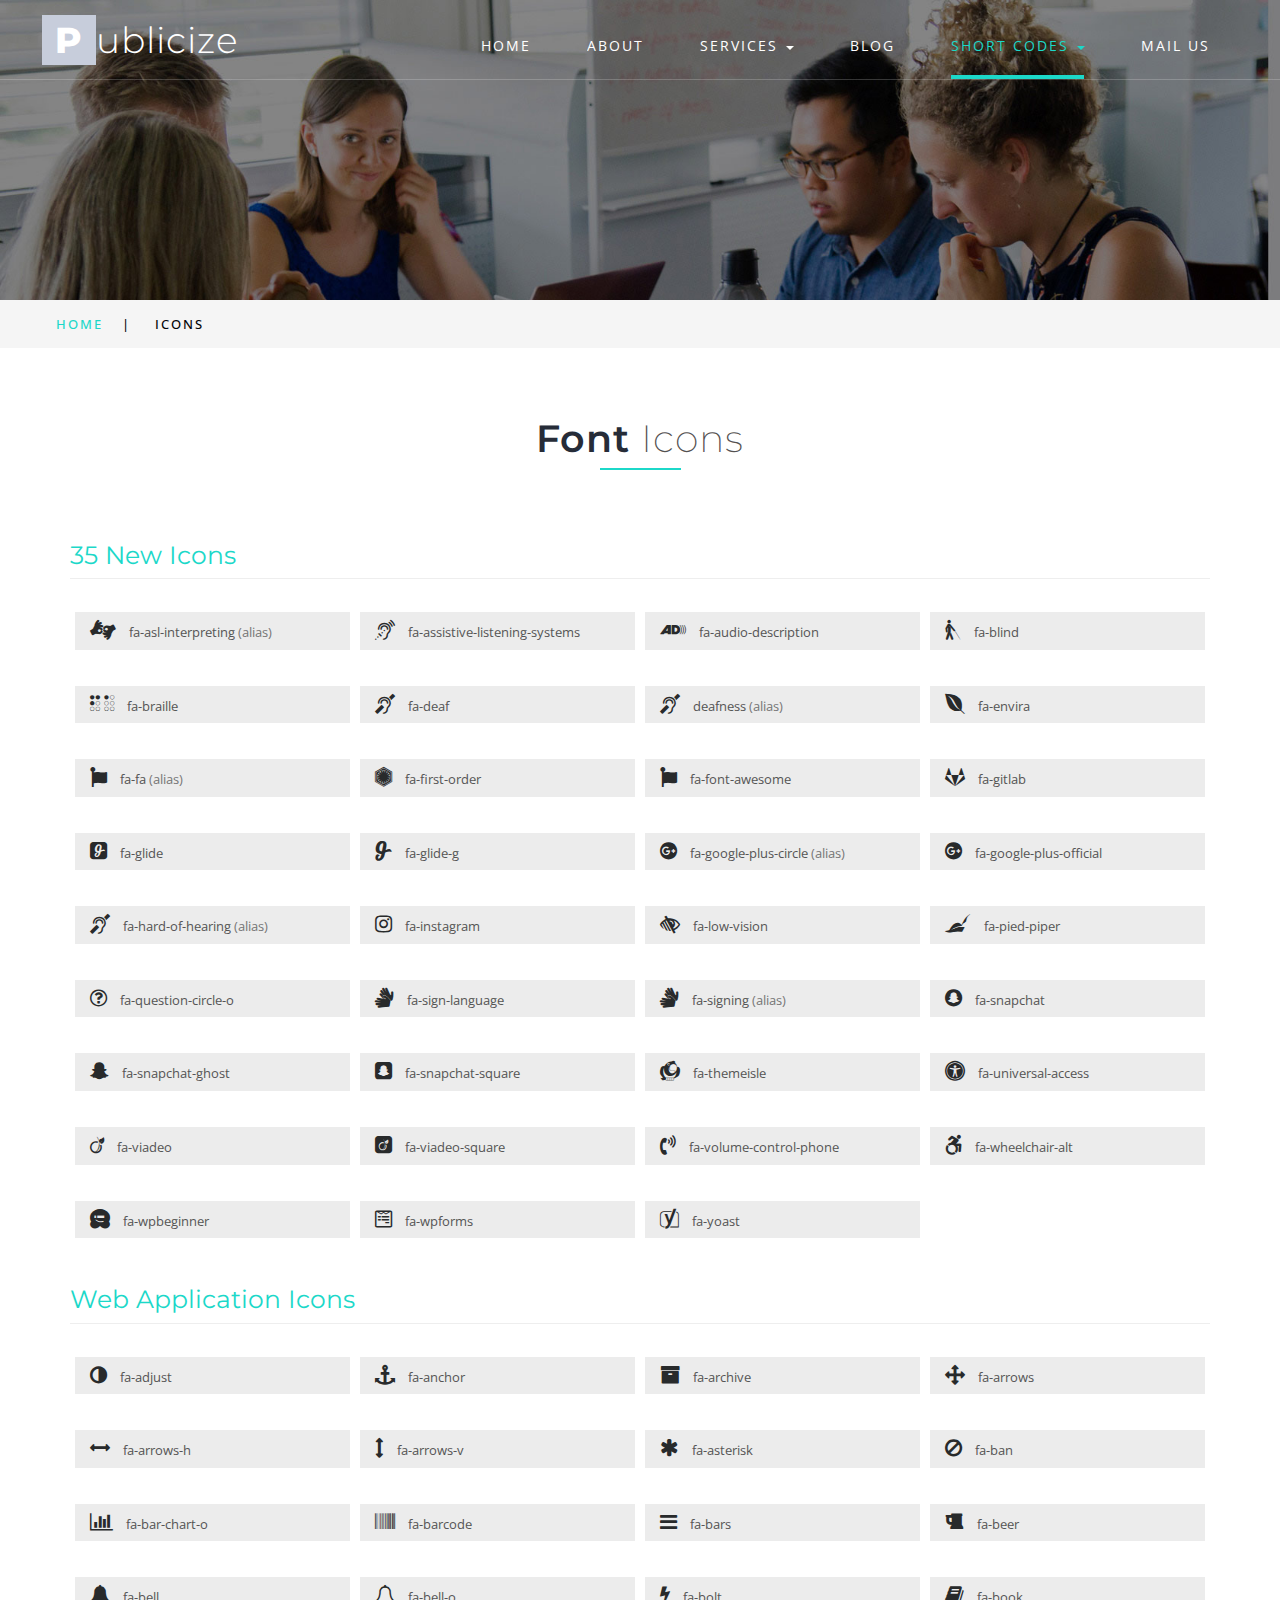
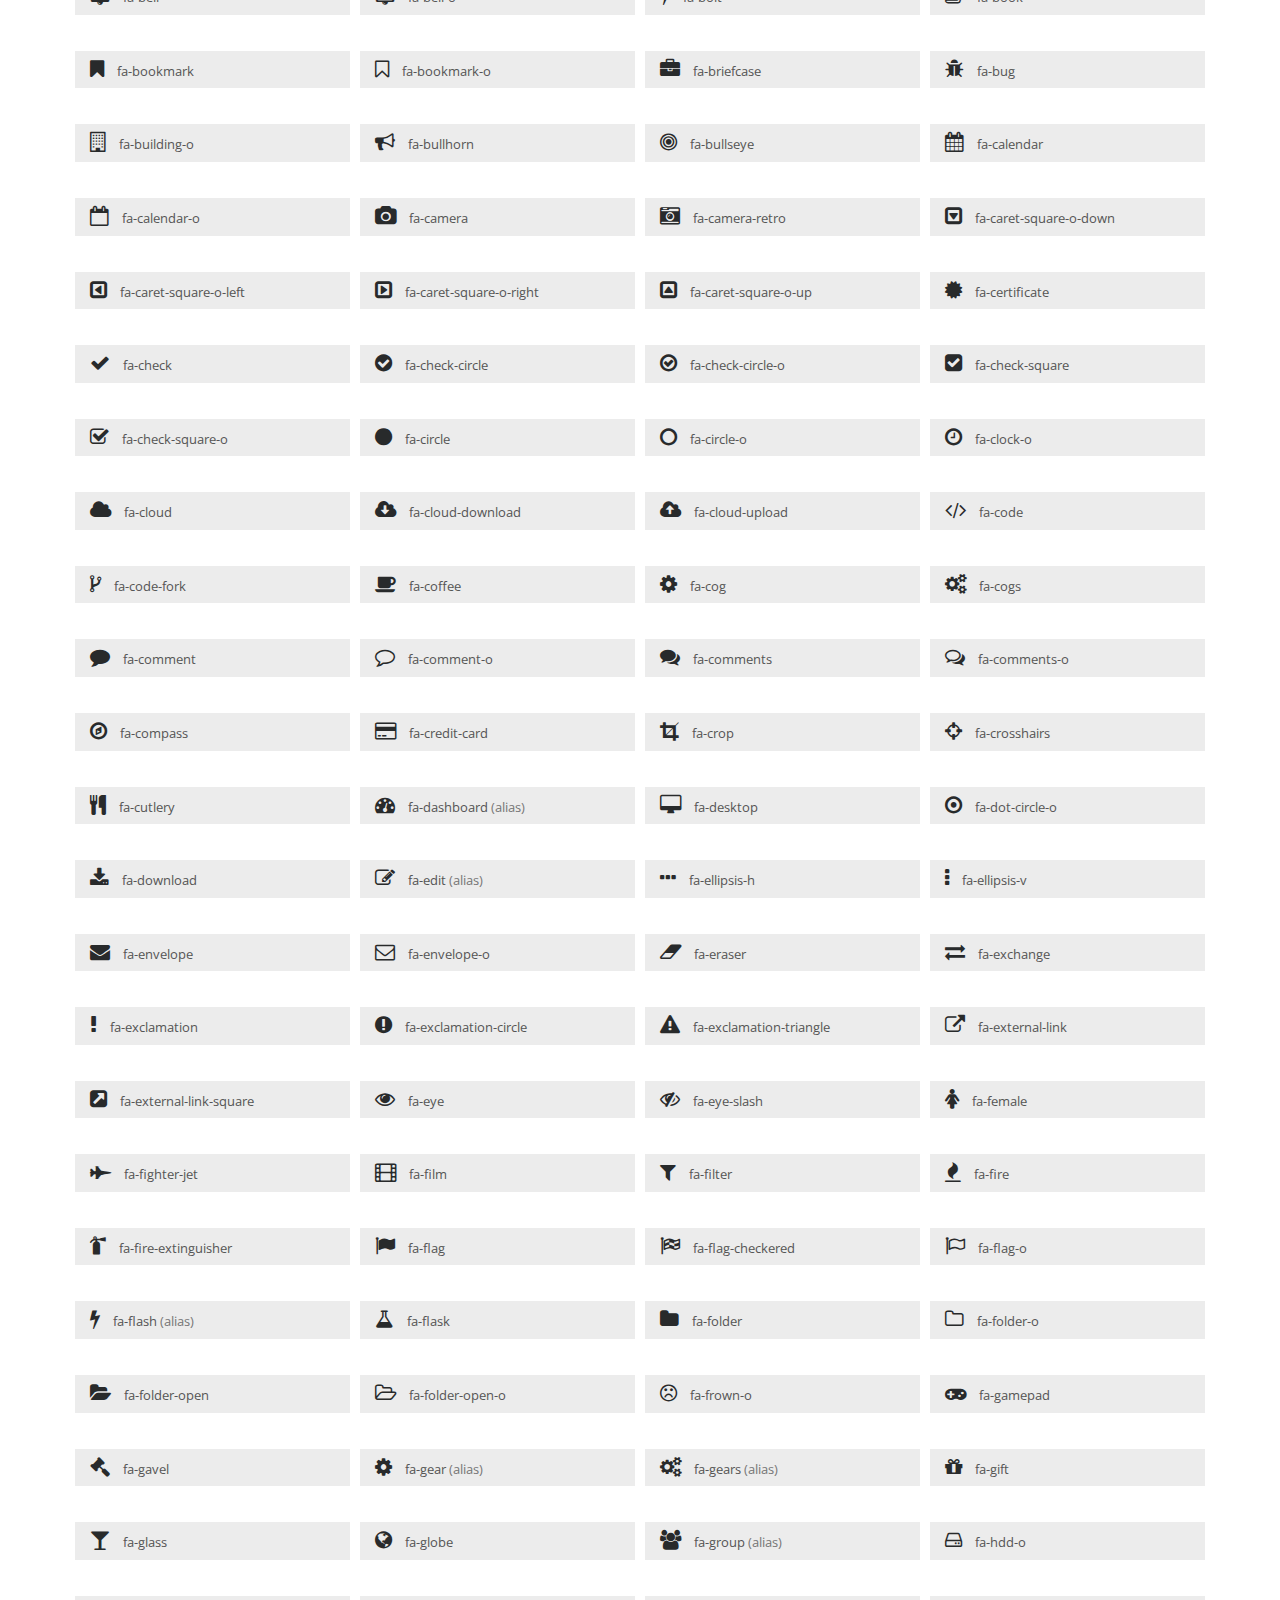
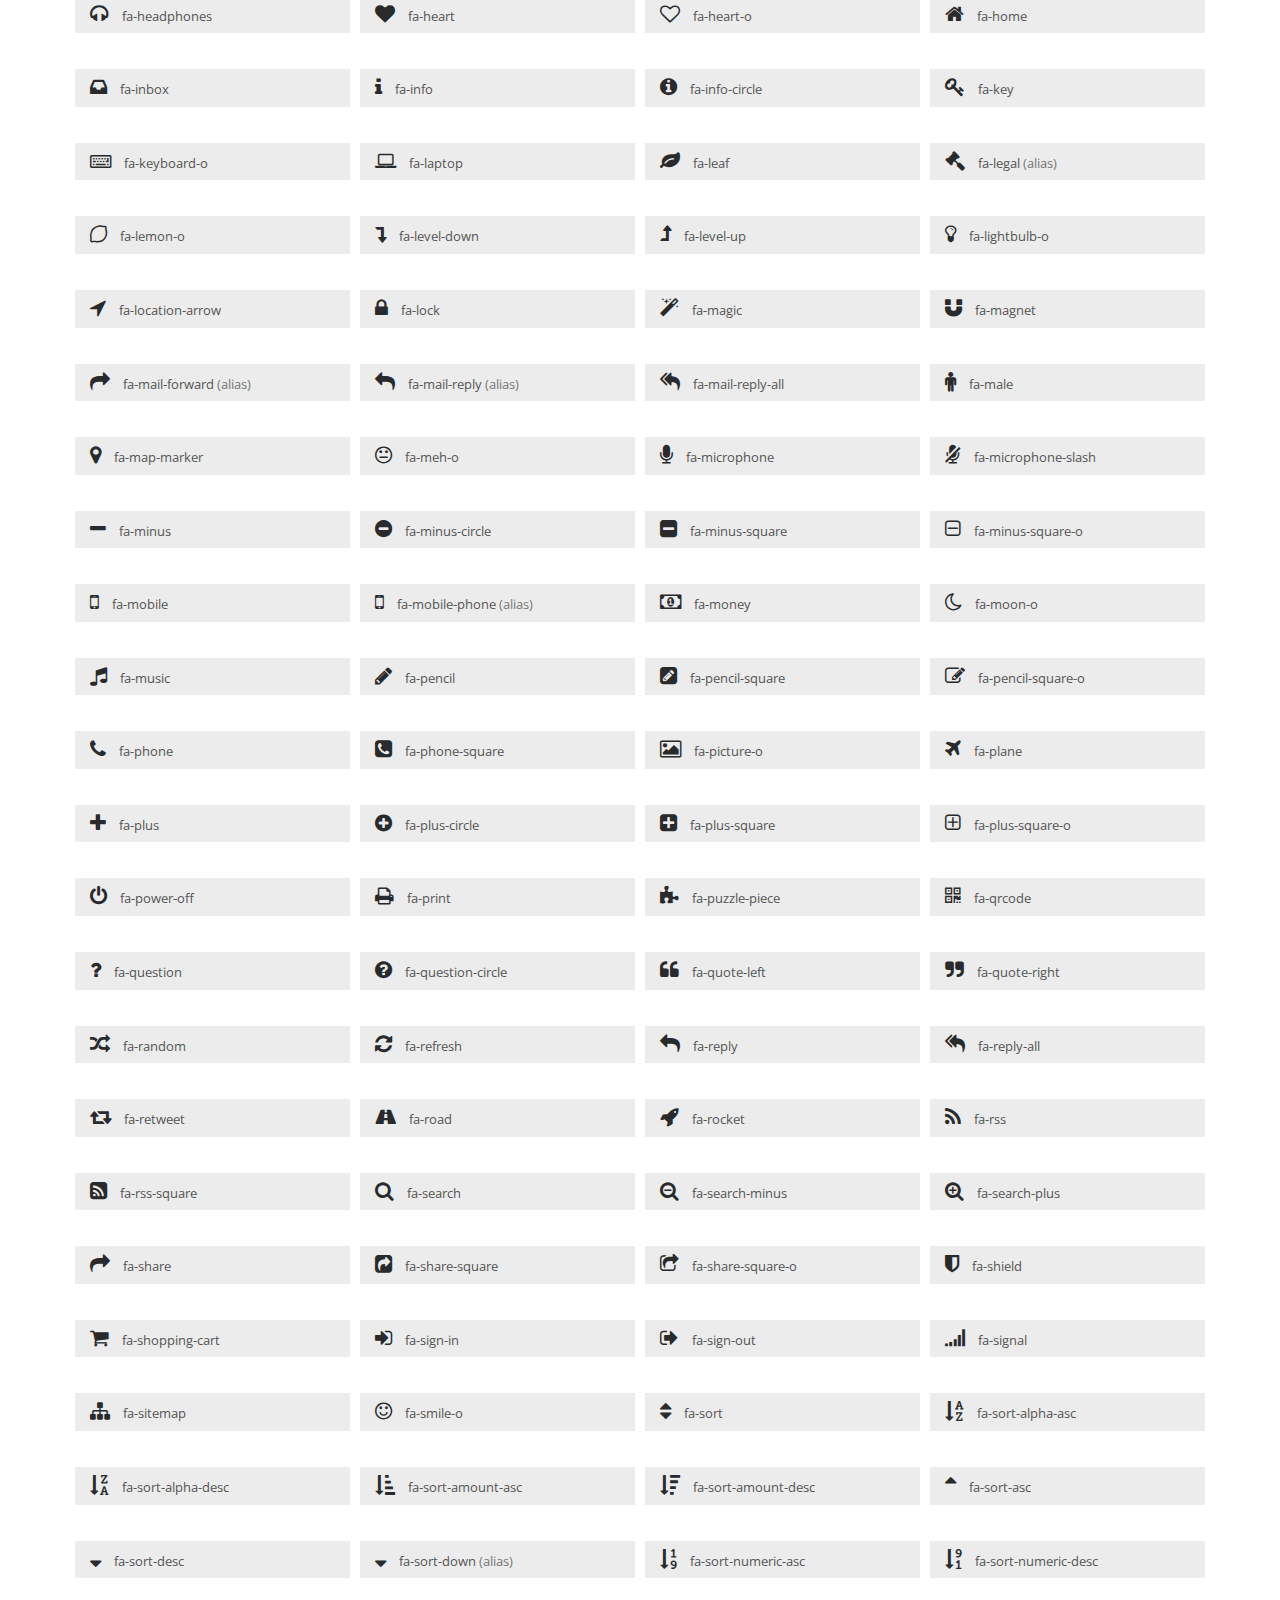
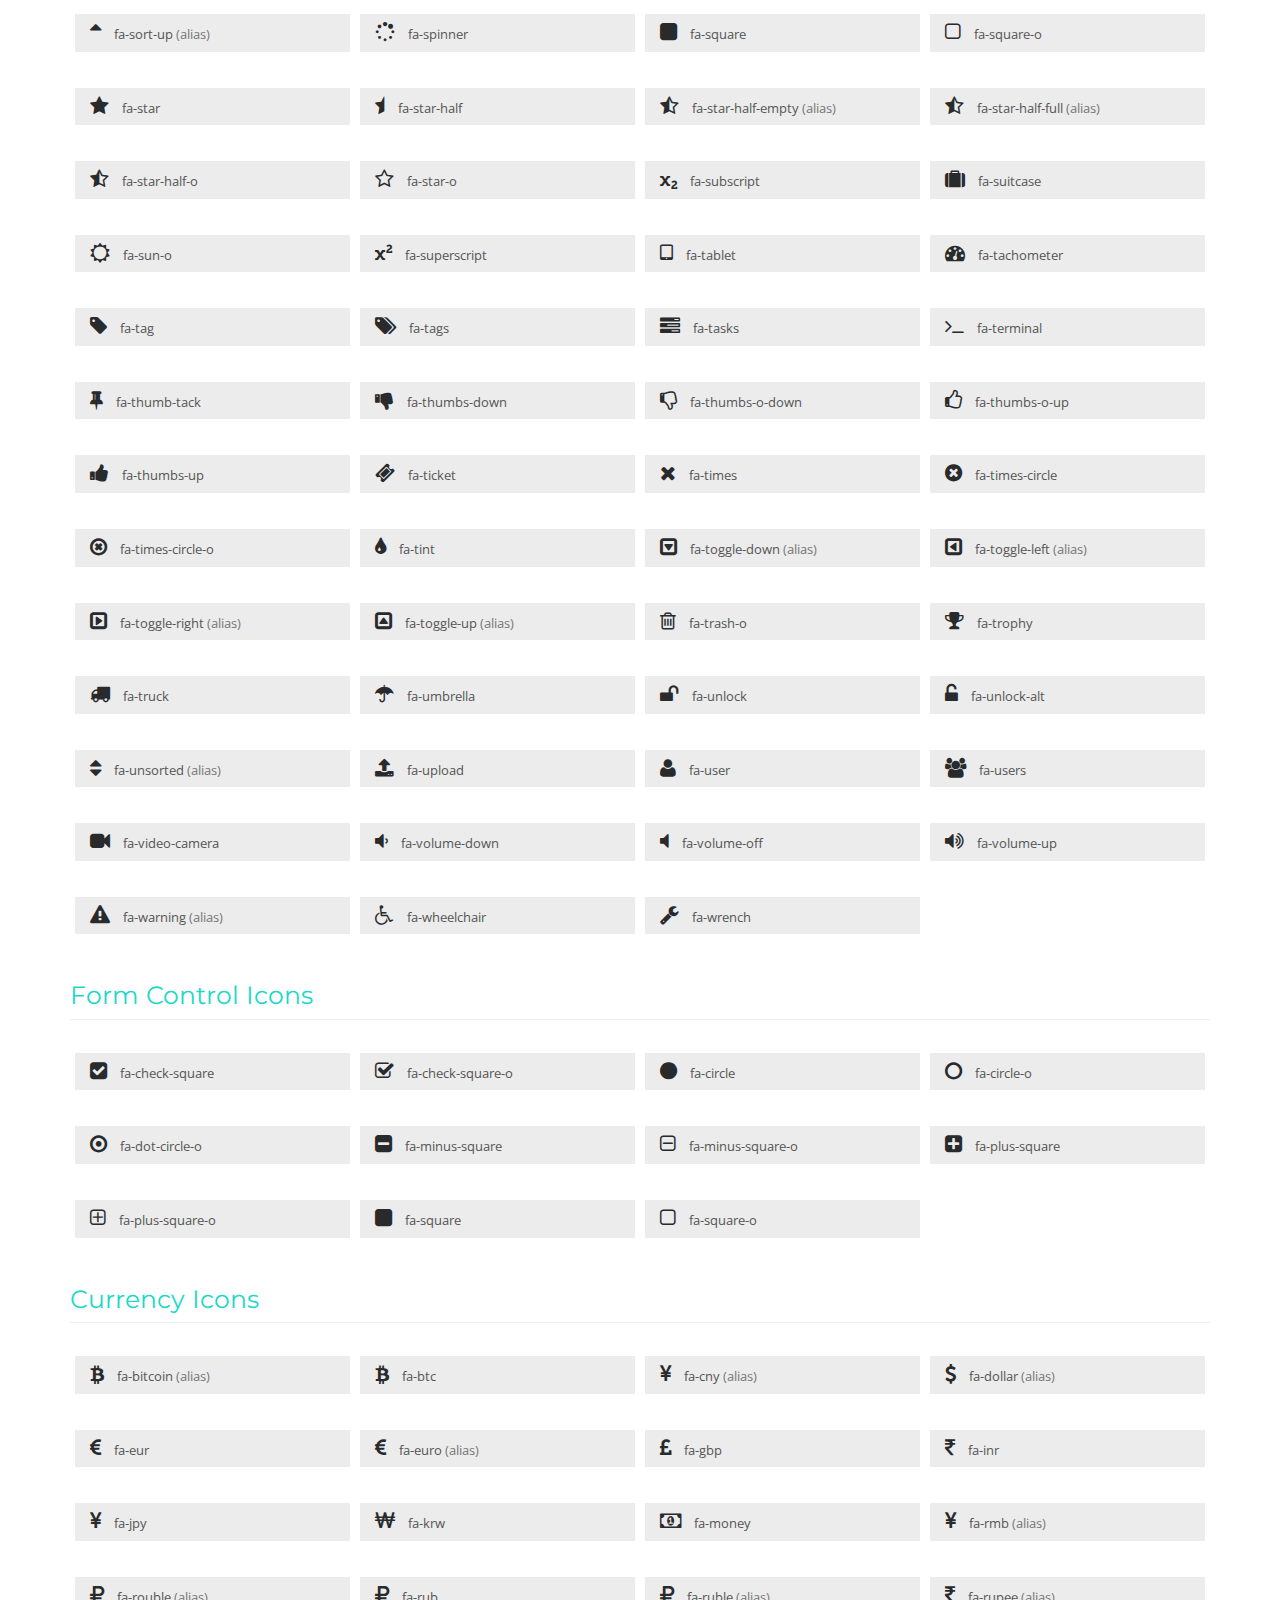
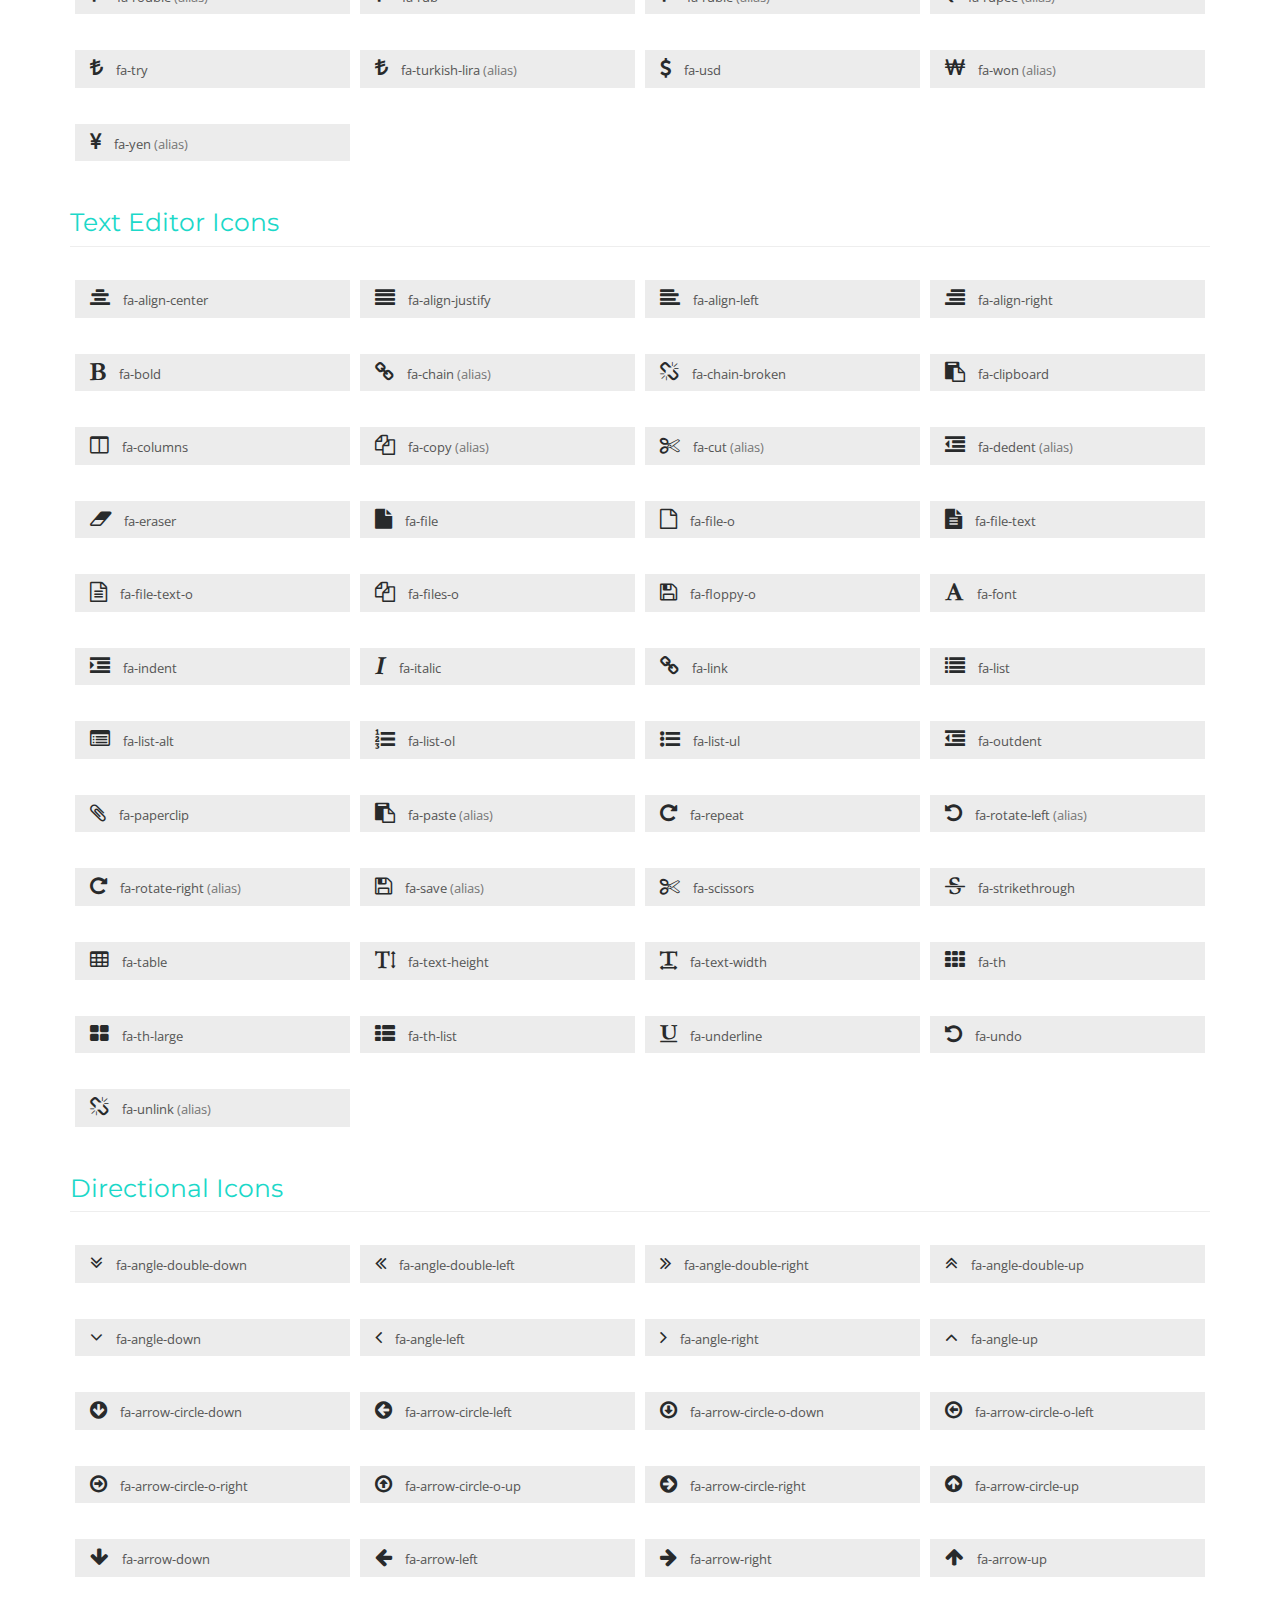
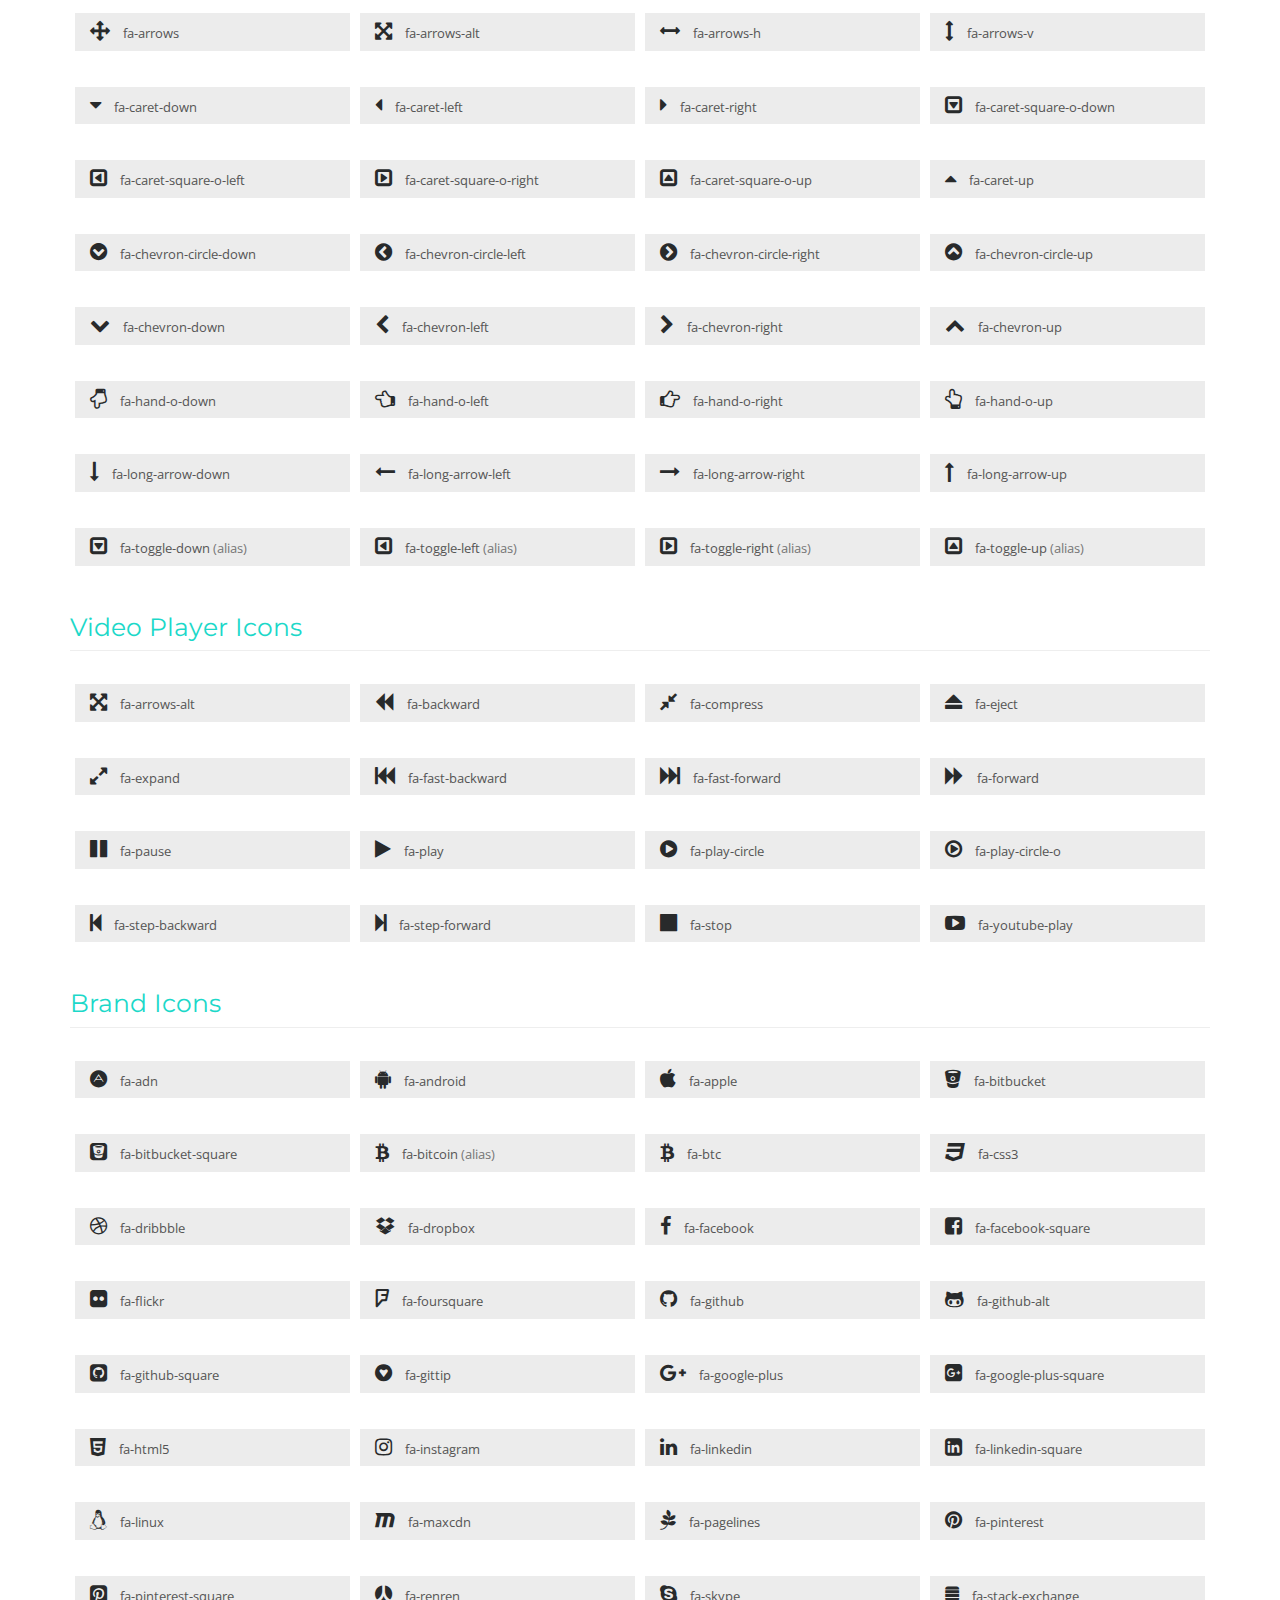
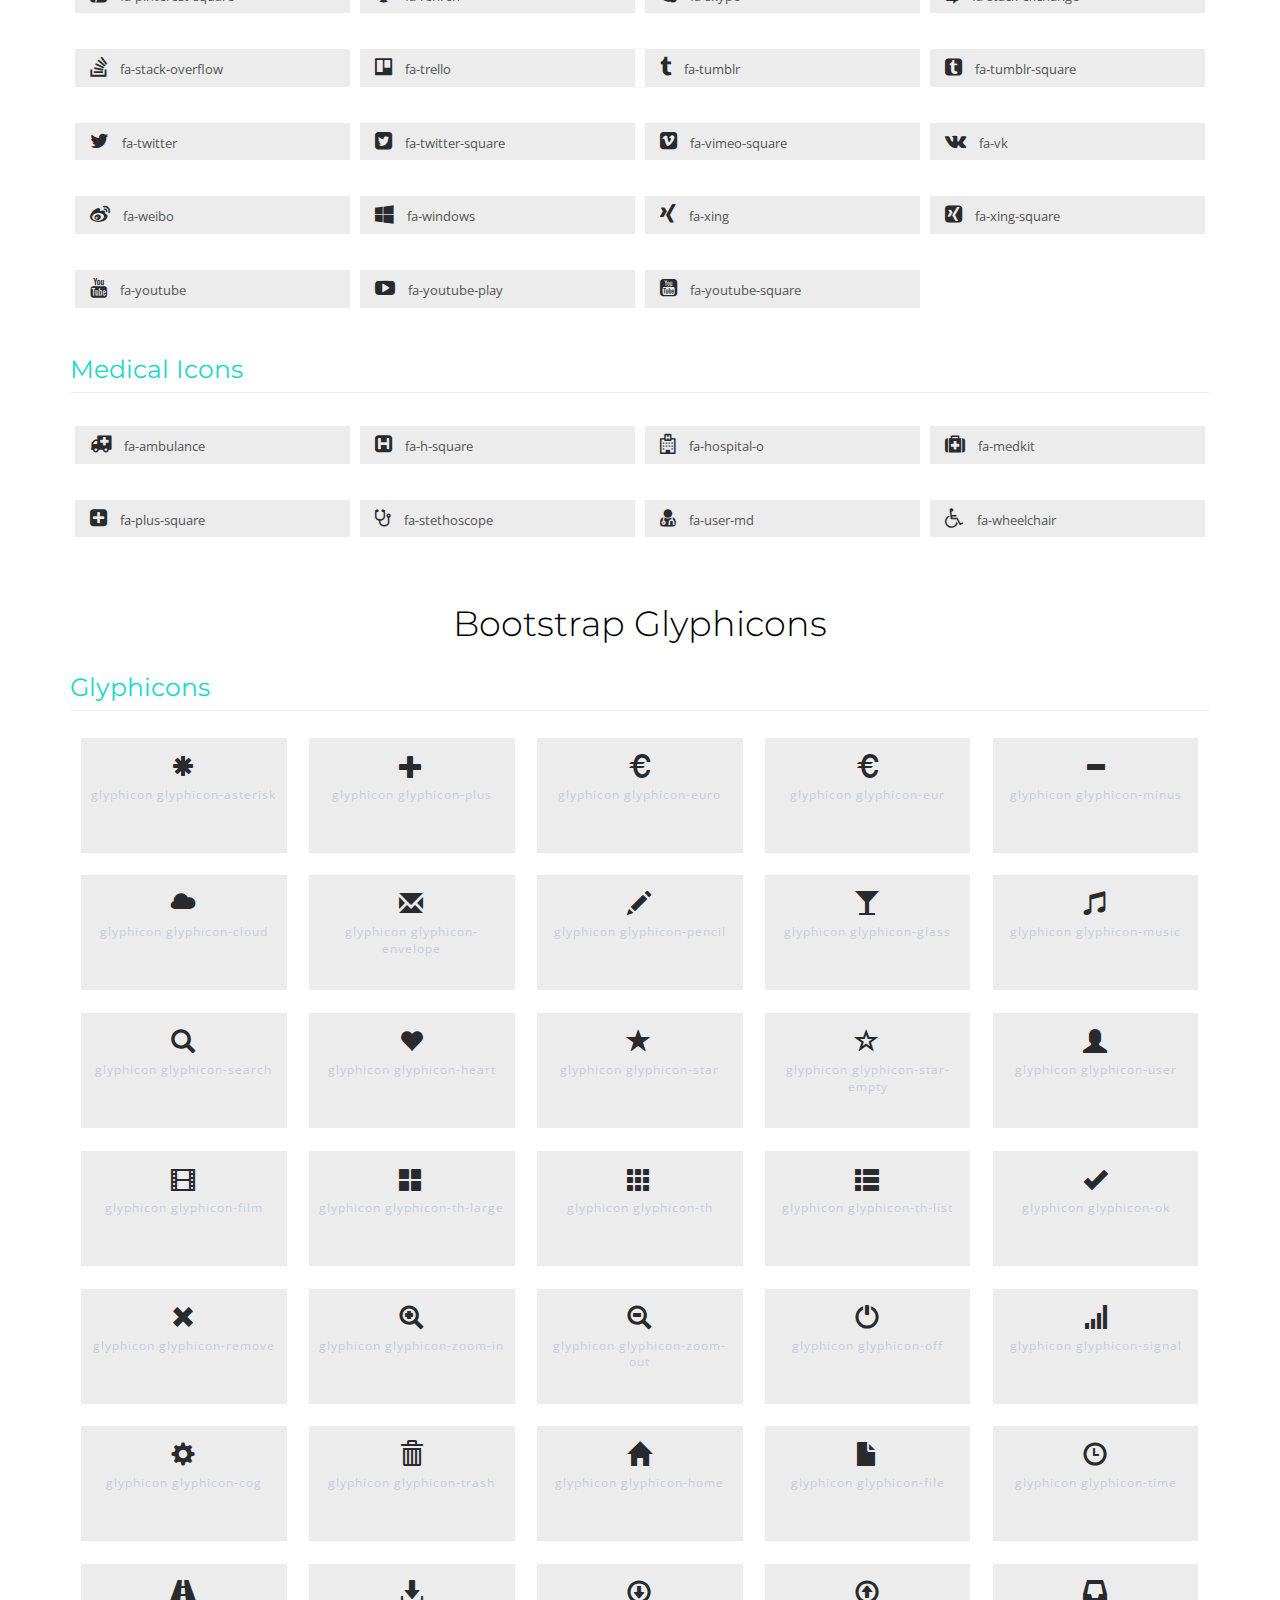
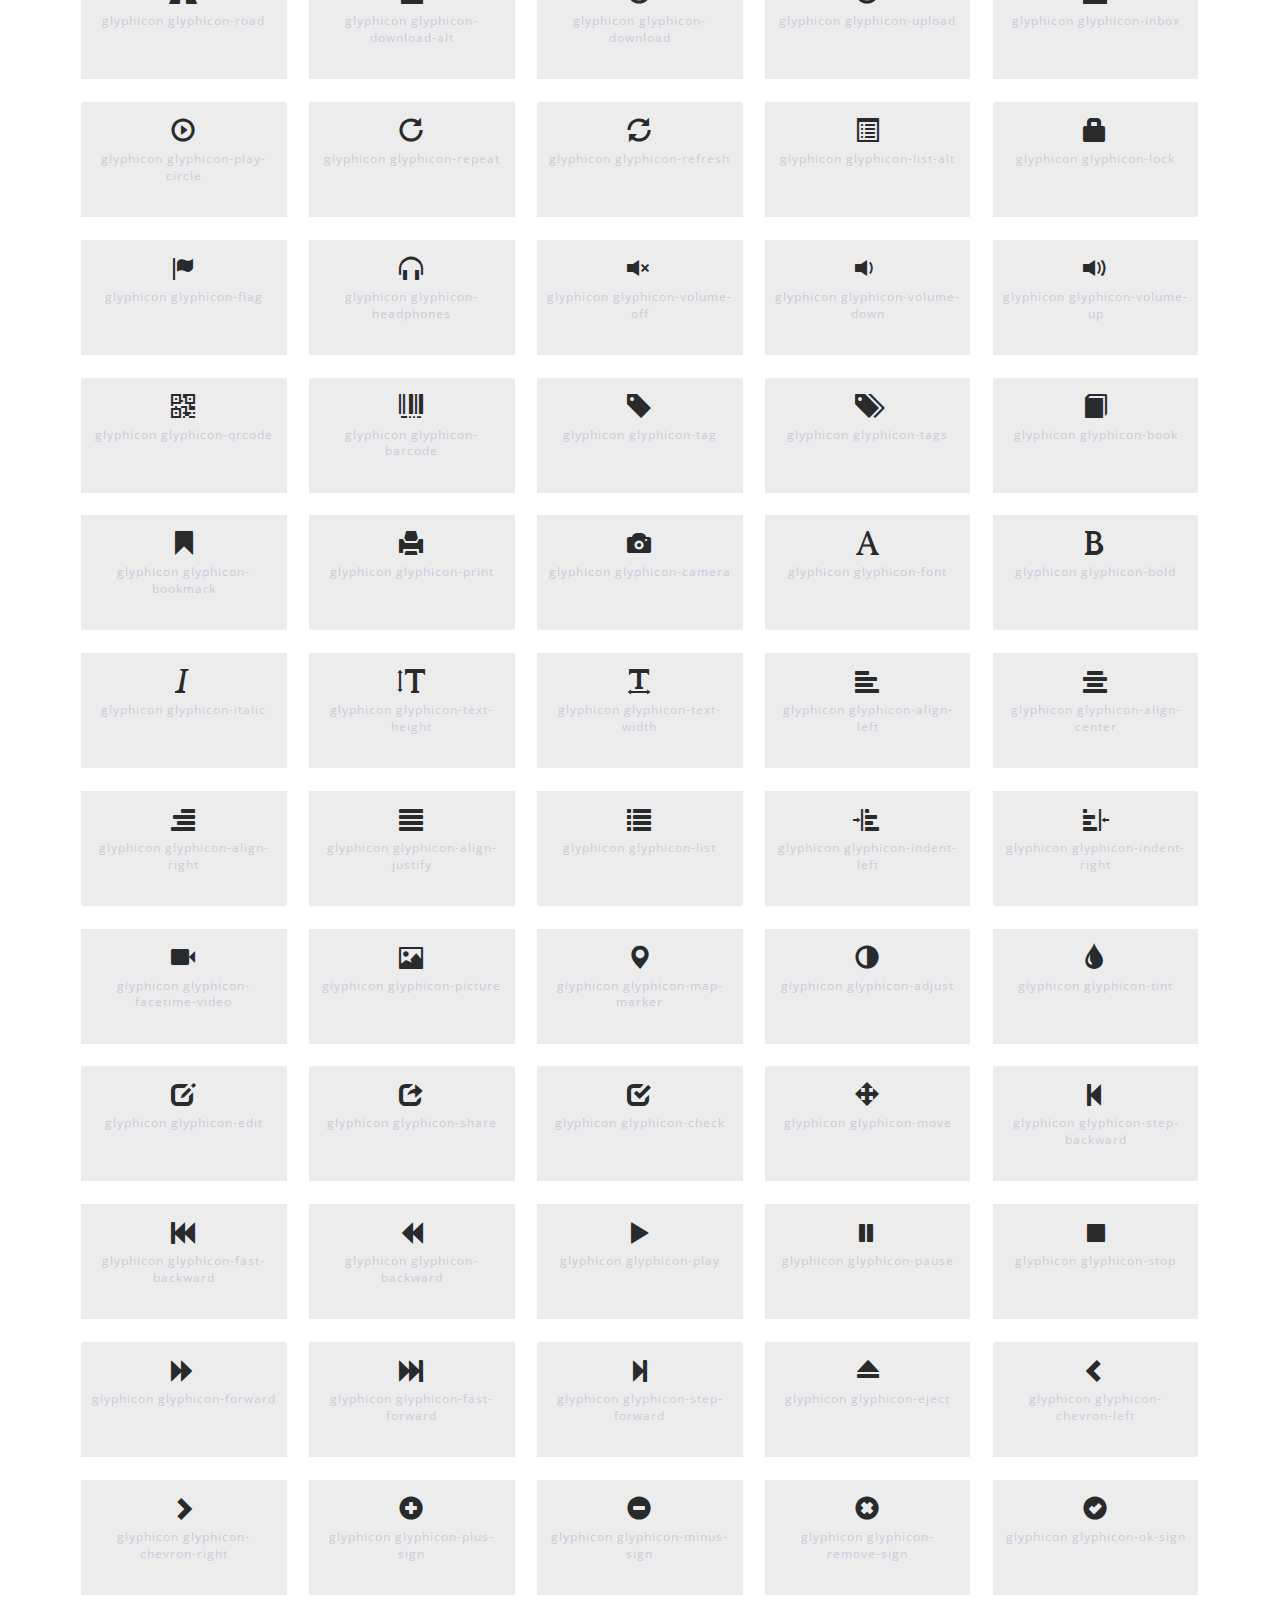
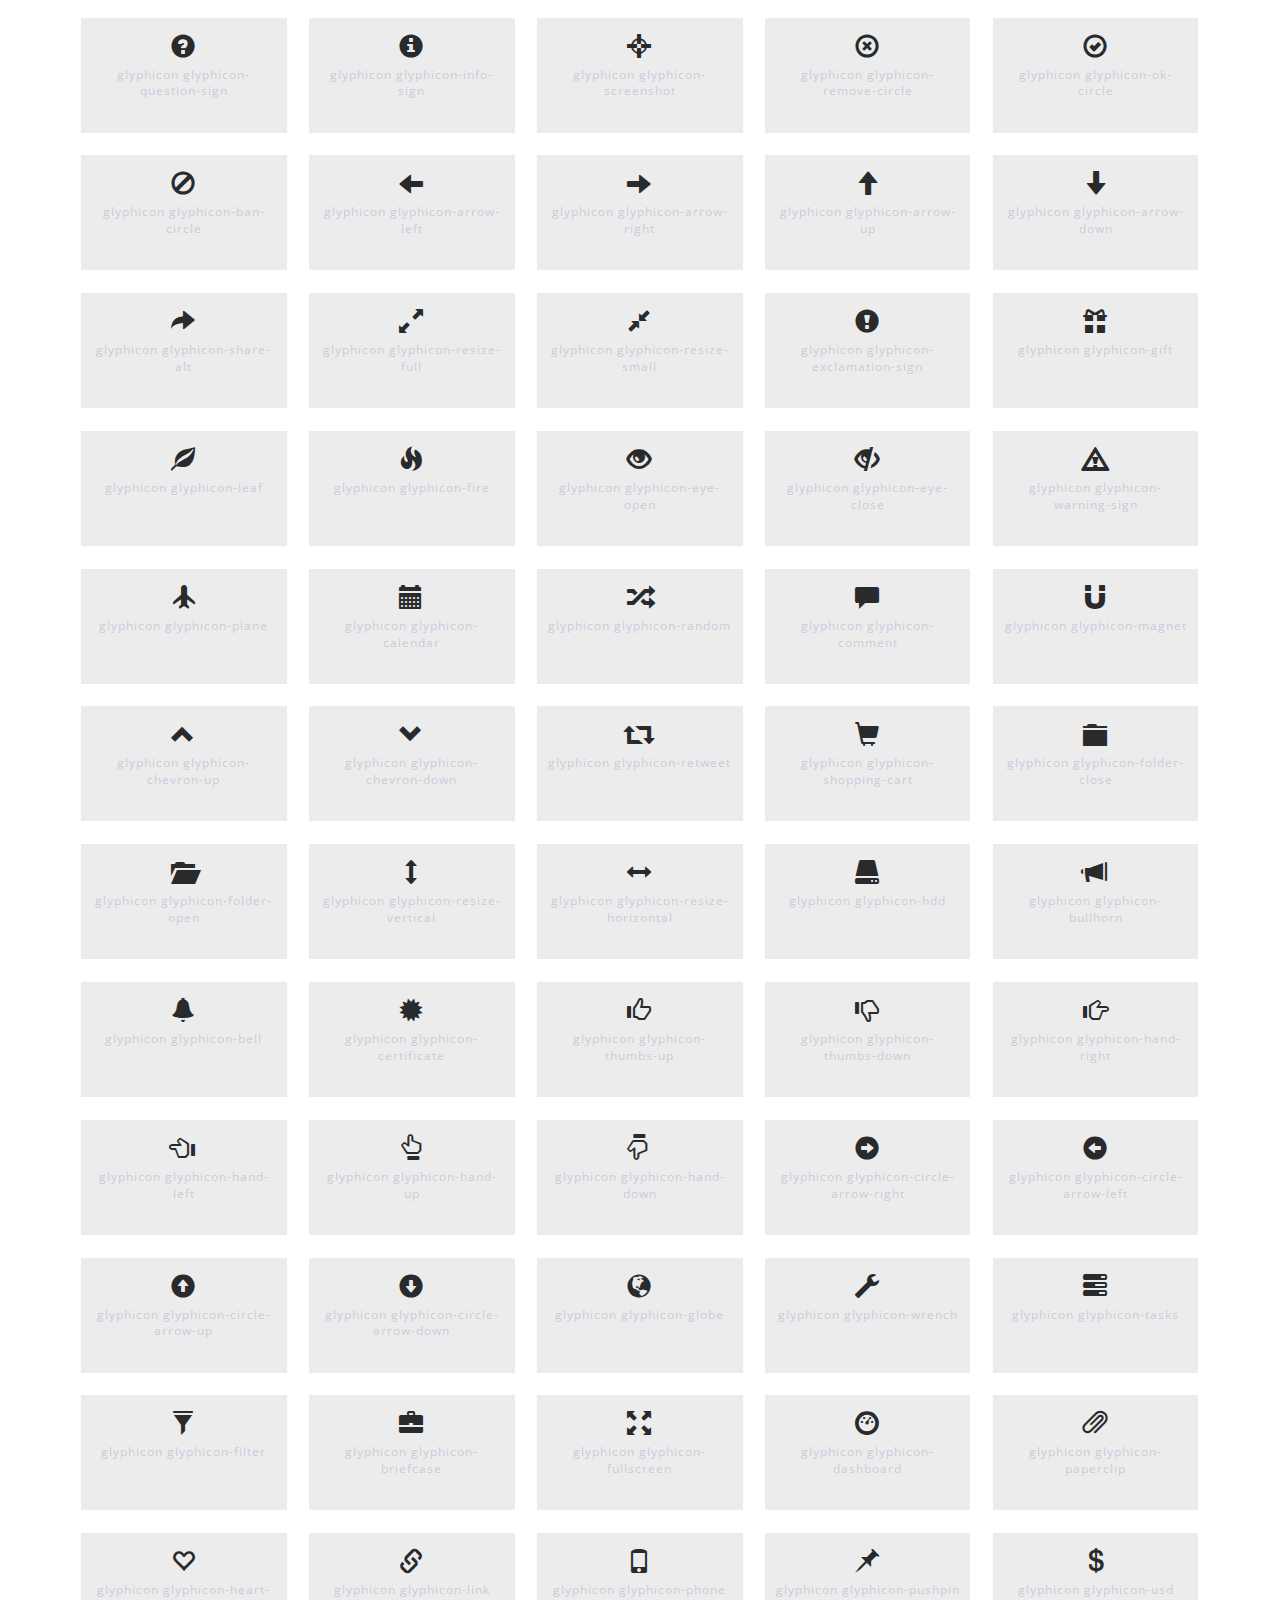
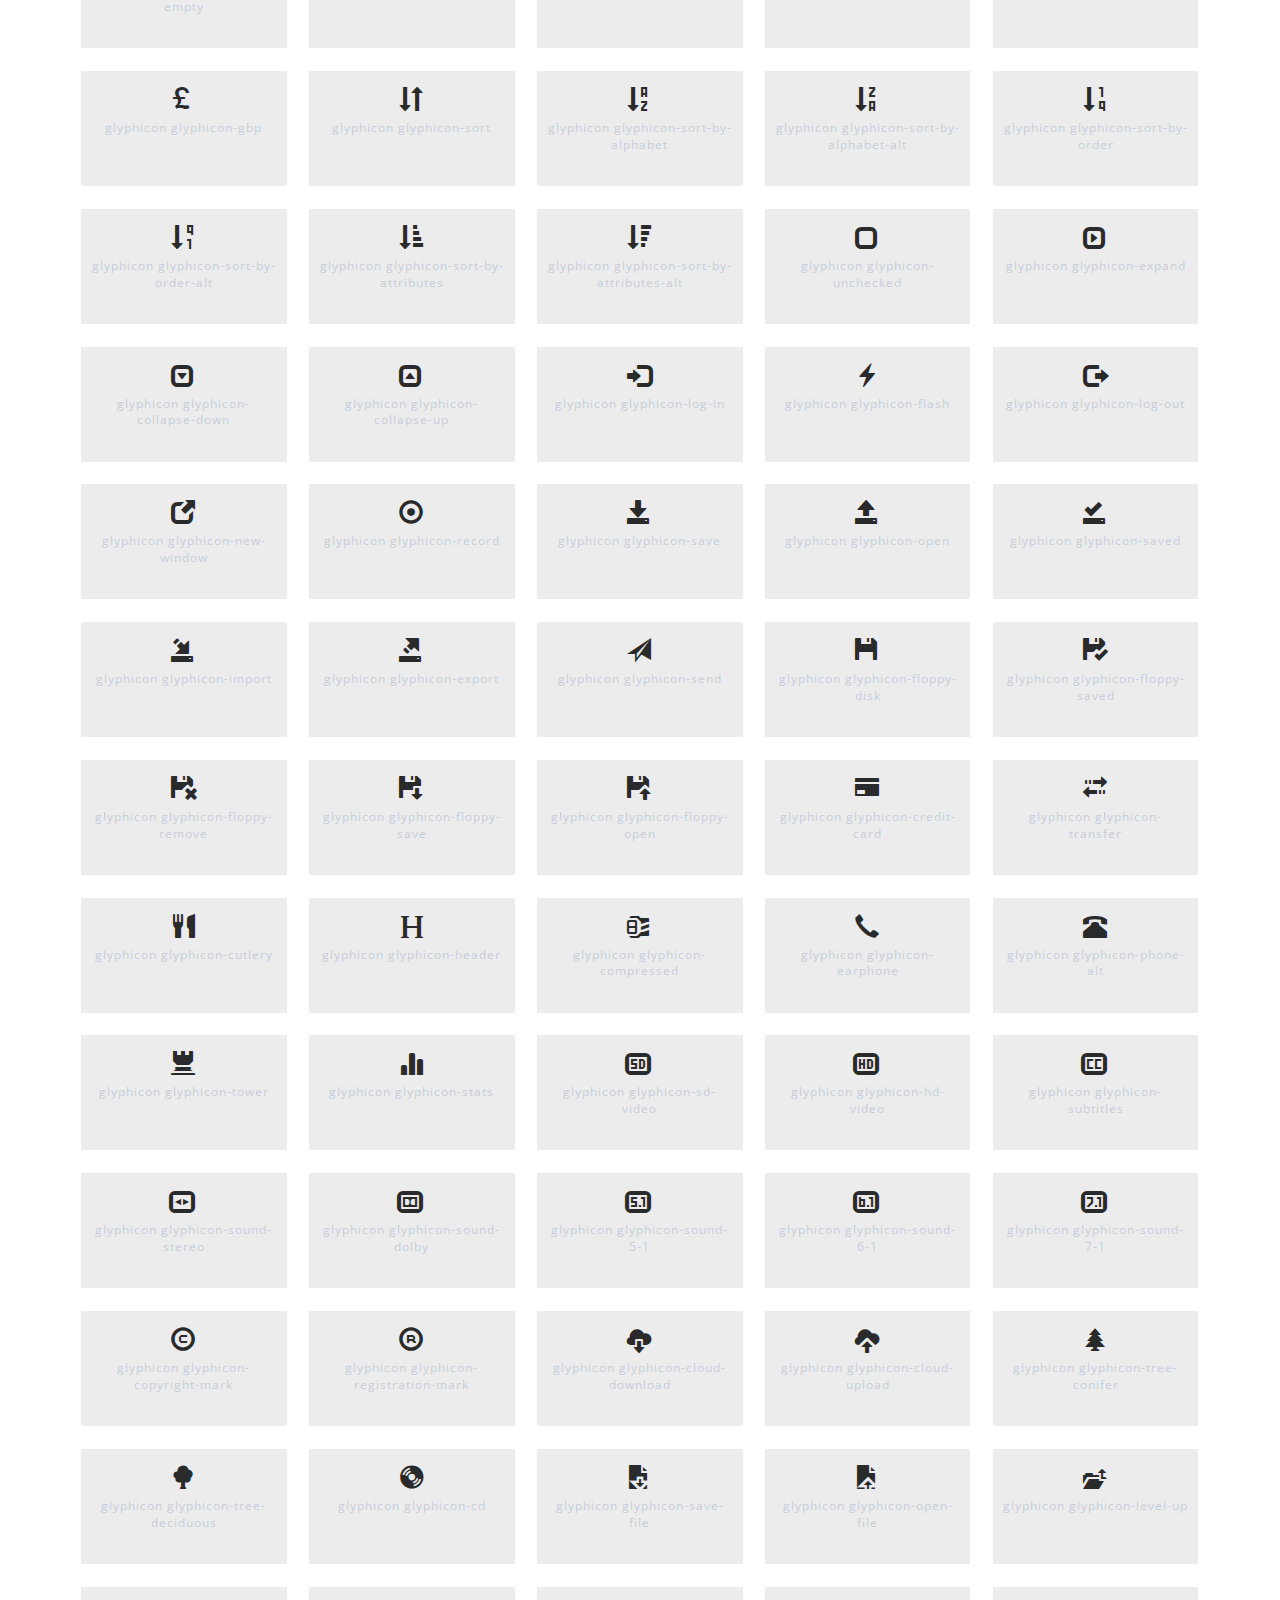
<file: icons.html>
<!--
author: W3layouts
author URL: http://w3layouts.com
License: Creative Commons Attribution 3.0 Unported
License URL: http://creativecommons.org/licenses/by/3.0/
-->
<!DOCTYPE html>
<html lang="zxx">

<head>
	<title>Publicize a Corporate Category Bootstrap Responsive Website Template | Icons :: w3layouts</title>
	<!-- custom-theme -->
	<meta name="viewport" content="width=device-width, initial-scale=1">
	<meta http-equiv="Content-Type" content="text/html; charset=utf-8" />
	<meta name="keywords" content="Publicize Responsive web template, Bootstrap Web Templates, Flat Web Templates, Android Compatible web template, 
Smartphone Compatible web template, free webdesigns for Nokia, Samsung, LG, SonyEricsson, Motorola web design" />
	<script type="application/x-javascript">
		addEventListener("load", function () {
			setTimeout(hideURLbar, 0);
		}, false);

		function hideURLbar() {
			window.scrollTo(0, 1);
		}
	</script>
	<!-- //custom-theme -->
	<link href="css/bootstrap.css" rel="stylesheet" type="text/css" media="all" />
	<link href="css/style.css" rel="stylesheet" type="text/css" media="all" />
	<!-- font-awesome-icons -->
	<link href="css/font-awesome.css" rel="stylesheet">
	<!-- //font-awesome-icons -->
	<link href="//fonts.googleapis.com/css?family=Open+Sans:300,300i,400,400i,600,600i,700,700i,800" rel="stylesheet">
	<link href="//fonts.googleapis.com/css?family=Montserrat:100,100i,200,200i,300,400,400i,500,500i,600,600i,700,700i,800" rel="stylesheet">
</head>

<body>
	<!-- banner -->

	<div class="main_section_agile inner" id="home">
		<div class="agileits_w3layouts_banner_nav">

			<nav class="navbar navbar-default">
				<div class="navbar-header navbar-left">
					<button type="button" class="navbar-toggle collapsed" data-toggle="collapse" data-target="#bs-example-navbar-collapse-1">
						<span class="sr-only">Toggle navigation</span>
						<span class="icon-bar"></span>
						<span class="icon-bar"></span>
						<span class="icon-bar"></span>
					</button>
					<h1><a class="navbar-brand" href="index.html"> <span>P</span>ublicize</a></h1>

				</div>
				<!-- Collect the nav links, forms, and other content for toggling -->
				<div class="collapse navbar-collapse navbar-right" id="bs-example-navbar-collapse-1">
					<nav class="link-effect-2" id="link-effect-2">
						<ul class="nav navbar-nav">
							<li><a href="index.html" class="effect-3">Home</a></li>
							<li><a href="about.html" class="effect-3">About</a></li>
							<li class="dropdown">
								<a href="#" class="dropdown-toggle effect-3" data-toggle="dropdown">Services <b class="caret"></b></a>
								<ul class="dropdown-menu agile_short_dropdown">
									<li><a href="services.html">It Solutions</a></li>
									<li><a href="services1.html">Event Management</a></li>
								</ul>
							</li>
							<li><a href="blog.html" class="effect-3">Blog</a></li>
							<li class="dropdown active">
								<a href="#" class="dropdown-toggle effect-3" data-toggle="dropdown">Short Codes <b class="caret"></b></a>
								<ul class="dropdown-menu agile_short_dropdown">
									<li><a href="icons.html">Web Icons</a></li>
									<li><a href="typography.html">Typography</a></li>
								</ul>
							</li>
							<li><a href="mail.html" class="effect-3">Mail Us</a></li>
						</ul>
					</nav>
				</div>
			</nav>
			<div class="clearfix"> </div>
		</div>
	</div>
	<!-- //banner -->
	<!--/w3_short-->
	<div class="services-breadcrumb">
		<div class="agile_inner_breadcrumb">

			<ul class="w3_short">
				<li><a href="index.html">Home</a><span>|</span></li>
				<li>Icons</li>
			</ul>
		</div>
	</div>
	<!--//w3_short-->
	  <!-- /icons-->
    <div class="banner-bottom inner">
        <div class="container">
            <div class="wthree_head_section">
                <h3 class="w3l_header w3_agileits_header">Font <span> Icons </span></h3>
            </div>
            <div class="agile_wthree_inner_grids">
                <div class="grid_3 grid_4 w3_agileits_icons_page">
                    <div class="icons">
                        <div class="heading-underline">
                            <div class="h-u1"></div>
                            <div class="h-u2"></div>
                            <div class="h-u3"></div>
                            <div class="clearfix"></div>
                        </div>

                        <section id="new">
                            <h3 class="page-header page-header icon-subheading">35 New Icons </h3>

                            <div class="row fontawesome-icon-list">

                                <div class="icon-box col-md-3 col-sm-4"><a class="agile-icon" href="#"><i class="fa fa-asl-interpreting" aria-hidden="true"></i> fa-asl-interpreting <span class="text-muted">(alias)</span></a></div>

                                <div class="icon-box col-md-3 col-sm-4"><a class="agile-icon" href="#"><i class="fa fa-assistive-listening-systems" aria-hidden="true"></i> fa-assistive-listening-systems</a></div>

                                <div class="icon-box col-md-3 col-sm-4"><a class="agile-icon" href="#"><i class="fa fa-audio-description" aria-hidden="true"></i> fa-audio-description</a></div>

                                <div class="icon-box col-md-3 col-sm-4"><a class="agile-icon" href="#"><i class="fa fa-blind" aria-hidden="true"></i> fa-blind</a></div>

                                <div class="icon-box col-md-3 col-sm-4"><a class="agile-icon" href="#"><i class="fa fa-braille" aria-hidden="true"></i> fa-braille</a></div>

                                <div class="icon-box col-md-3 col-sm-4"><a class="agile-icon" href="#"><i class="fa fa-deaf" aria-hidden="true"></i> fa-deaf</a></div>

                                <div class="icon-box col-md-3 col-sm-4"><a class="agile-icon" href="#"><i class="fa fa-deafness" aria-hidden="true"></i> deafness <span class="text-muted">(alias)</span></a></div>

                                <div class="icon-box col-md-3 col-sm-4"><a class="agile-icon" href="#"><i class="fa fa-envira" aria-hidden="true"></i> fa-envira</a></div>

                                <div class="icon-box col-md-3 col-sm-4"><a class="agile-icon" href="#"><i class="fa fa-fa" aria-hidden="true"></i> fa-fa <span class="text-muted">(alias)</span></a></div>

                                <div class="icon-box col-md-3 col-sm-4"><a class="agile-icon" href="#"><i class="fa fa-first-order" aria-hidden="true"></i> fa-first-order</a></div>

                                <div class="icon-box col-md-3 col-sm-4"><a class="agile-icon" href="#"><i class="fa fa-font-awesome" aria-hidden="true"></i> fa-font-awesome</a></div>

                                <div class="icon-box col-md-3 col-sm-4"><a class="agile-icon" href="#"><i class="fa fa-gitlab" aria-hidden="true"></i> fa-gitlab</a></div>

                                <div class="icon-box col-md-3 col-sm-4"><a class="agile-icon" href="#"><i class="fa fa-glide" aria-hidden="true"></i> fa-glide</a></div>

                                <div class="icon-box col-md-3 col-sm-4"><a class="agile-icon" href="#"><i class="fa fa-glide-g" aria-hidden="true"></i> fa-glide-g</a></div>

                                <div class="icon-box col-md-3 col-sm-4"><a class="agile-icon" href="#"><i class="fa fa-google-plus-circle" aria-hidden="true"></i> fa-google-plus-circle <span class="text-muted">(alias)</span></a></div>

                                <div class="icon-box col-md-3 col-sm-4"><a class="agile-icon" href="#"><i class="fa fa-google-plus-official" aria-hidden="true"></i> fa-google-plus-official</a></div>

                                <div class="icon-box col-md-3 col-sm-4"><a class="agile-icon" href="#"><i class="fa fa-hard-of-hearing" aria-hidden="true"></i> fa-hard-of-hearing <span class="text-muted">(alias)</span></a></div>

                                <div class="icon-box col-md-3 col-sm-4"><a class="agile-icon" href="#"><i class="fa fa-instagram" aria-hidden="true"></i> fa-instagram</a></div>

                                <div class="icon-box col-md-3 col-sm-4"><a class="agile-icon" href="#"><i class="fa fa-low-vision" aria-hidden="true"></i> fa-low-vision</a></div>

                                <div class="icon-box col-md-3 col-sm-4"><a class="agile-icon" href="#"><i class="fa fa-pied-piper" aria-hidden="true"></i> fa-pied-piper</a></div>

                                <div class="icon-box col-md-3 col-sm-4"><a class="agile-icon" href="#"><i class="fa fa-question-circle-o" aria-hidden="true"></i> fa-question-circle-o</a></div>

                                <div class="icon-box col-md-3 col-sm-4"><a class="agile-icon" href="#"><i class="fa fa-sign-language" aria-hidden="true"></i> fa-sign-language</a></div>

                                <div class="icon-box col-md-3 col-sm-4"><a class="agile-icon" href="#"><i class="fa fa-signing" aria-hidden="true"></i> fa-signing <span class="text-muted">(alias)</span></a></div>

                                <div class="icon-box col-md-3 col-sm-4"><a class="agile-icon" href="#"><i class="fa fa-snapchat" aria-hidden="true"></i> fa-snapchat</a></div>

                                <div class="icon-box col-md-3 col-sm-4"><a class="agile-icon" href="#"><i class="fa fa-snapchat-ghost" aria-hidden="true"></i> fa-snapchat-ghost</a></div>

                                <div class="icon-box col-md-3 col-sm-4"><a class="agile-icon" href="#"><i class="fa fa-snapchat-square" aria-hidden="true"></i> fa-snapchat-square</a></div>

                                <div class="icon-box col-md-3 col-sm-4"><a class="agile-icon" href="#"><i class="fa fa-themeisle" aria-hidden="true"></i> fa-themeisle</a></div>

                                <div class="icon-box col-md-3 col-sm-4"><a class="agile-icon" href="#"><i class="fa fa-universal-access" aria-hidden="true"></i> fa-universal-access</a></div>

                                <div class="icon-box col-md-3 col-sm-4"><a class="agile-icon" href="#"><i class="fa fa-viadeo" aria-hidden="true"></i> fa-viadeo</a></div>

                                <div class="icon-box col-md-3 col-sm-4"><a class="agile-icon" href="#"><i class="fa fa-viadeo-square" aria-hidden="true"></i> fa-viadeo-square</a></div>

                                <div class="icon-box col-md-3 col-sm-4"><a class="agile-icon" href="#"><i class="fa fa-volume-control-phone" aria-hidden="true"></i> fa-volume-control-phone</a></div>

                                <div class="icon-box col-md-3 col-sm-4"><a class="agile-icon" href="#"><i class="fa fa-wheelchair-alt" aria-hidden="true"></i> fa-wheelchair-alt</a></div>

                                <div class="icon-box col-md-3 col-sm-4"><a class="agile-icon" href="#"><i class="fa fa-wpbeginner" aria-hidden="true"></i> fa-wpbeginner</a></div>

                                <div class="icon-box col-md-3 col-sm-4"><a class="agile-icon" href="#"><i class="fa fa-wpforms" aria-hidden="true"></i> fa-wpforms</a></div>

                                <div class="icon-box col-md-3 col-sm-4"><a class="agile-icon" href="#"><i class="fa fa-yoast" aria-hidden="true"></i> fa-yoast</a></div>

                            </div>

                        </section>

                        <div class="section group">
                            <div class="box">
                                <div class="title ">
                                    <h3 class="page-header icon-subheading">Web Application Icons</h3>
                                </div>
                                <div class="box_content">
                                    <div class="fontawesome-icon-list">
                                        <div class="icon-box col-md-3 col-sm-4"><a class="agile-icon" href="#"><i class="fa fa-adjust"></i> fa-adjust</a></div>

                                        <div class="icon-box col-md-3 col-sm-4"><a class="agile-icon" href="#"><i class="fa fa-anchor"></i> fa-anchor</a></div>

                                        <div class="icon-box col-md-3 col-sm-4"><a class="agile-icon" href="#"><i class="fa fa-archive"></i> fa-archive</a></div>

                                        <div class="icon-box col-md-3 col-sm-4"><a class="agile-icon" href="#"><i class="fa fa-arrows"></i> fa-arrows</a></div>

                                        <div class="icon-box col-md-3 col-sm-4"><a class="agile-icon" href="#"><i class="fa fa-arrows-h"></i> fa-arrows-h</a></div>

                                        <div class="icon-box col-md-3 col-sm-4"><a class="agile-icon" href="#"><i class="fa fa-arrows-v"></i> fa-arrows-v</a></div>

                                        <div class="icon-box col-md-3 col-sm-4"><a class="agile-icon" href="#"><i class="fa fa-asterisk"></i> fa-asterisk</a></div>

                                        <div class="icon-box col-md-3 col-sm-4"><a class="agile-icon" href="#"><i class="fa fa-ban"></i> fa-ban</a></div>

                                        <div class="icon-box col-md-3 col-sm-4"><a class="agile-icon" href="#"><i class="fa fa-bar-chart-o"></i> fa-bar-chart-o</a></div>

                                        <div class="icon-box col-md-3 col-sm-4"><a class="agile-icon" href="#"><i class="fa fa-barcode"></i> fa-barcode</a></div>

                                        <div class="icon-box col-md-3 col-sm-4"><a class="agile-icon" href="#"><i class="fa fa-bars"></i> fa-bars</a></div>

                                        <div class="icon-box col-md-3 col-sm-4"><a class="agile-icon" href="#"><i class="fa fa-beer"></i> fa-beer</a></div>

                                        <div class="icon-box col-md-3 col-sm-4"><a class="agile-icon" href="#"><i class="fa fa-bell"></i> fa-bell</a></div>

                                        <div class="icon-box col-md-3 col-sm-4"><a class="agile-icon" href="#"><i class="fa fa-bell-o"></i> fa-bell-o</a></div>

                                        <div class="icon-box col-md-3 col-sm-4"><a class="agile-icon" href="#"><i class="fa fa-bolt"></i> fa-bolt</a></div>

                                        <div class="icon-box col-md-3 col-sm-4"><a class="agile-icon" href="#"><i class="fa fa-book"></i> fa-book</a></div>

                                        <div class="icon-box col-md-3 col-sm-4"><a class="agile-icon" href="#"><i class="fa fa-bookmark"></i> fa-bookmark</a></div>

                                        <div class="icon-box col-md-3 col-sm-4"><a class="agile-icon" href="#"><i class="fa fa-bookmark-o"></i> fa-bookmark-o</a></div>

                                        <div class="icon-box col-md-3 col-sm-4"><a class="agile-icon" href="#"><i class="fa fa-briefcase"></i> fa-briefcase</a></div>

                                        <div class="icon-box col-md-3 col-sm-4"><a class="agile-icon" href="#"><i class="fa fa-bug"></i> fa-bug</a></div>

                                        <div class="icon-box col-md-3 col-sm-4"><a class="agile-icon" href="#"><i class="fa fa-building-o"></i> fa-building-o</a></div>

                                        <div class="icon-box col-md-3 col-sm-4"><a class="agile-icon" href="#"><i class="fa fa-bullhorn"></i> fa-bullhorn</a></div>

                                        <div class="icon-box col-md-3 col-sm-4"><a class="agile-icon" href="#"><i class="fa fa-bullseye"></i> fa-bullseye</a></div>

                                        <div class="icon-box col-md-3 col-sm-4"><a class="agile-icon" href="#"><i class="fa fa-calendar"></i> fa-calendar</a></div>

                                        <div class="icon-box col-md-3 col-sm-4"><a class="agile-icon" href="#"><i class="fa fa-calendar-o"></i> fa-calendar-o</a></div>

                                        <div class="icon-box col-md-3 col-sm-4"><a class="agile-icon" href="#"><i class="fa fa-camera"></i> fa-camera</a></div>

                                        <div class="icon-box col-md-3 col-sm-4"><a class="agile-icon" href="#"><i class="fa fa-camera-retro"></i> fa-camera-retro</a></div>

                                        <div class="icon-box col-md-3 col-sm-4"><a class="agile-icon" href="#"><i class="fa fa-caret-square-o-down"></i> fa-caret-square-o-down</a></div>

                                        <div class="icon-box col-md-3 col-sm-4"><a class="agile-icon" href="#"><i class="fa fa-caret-square-o-left"></i> fa-caret-square-o-left</a></div>

                                        <div class="icon-box col-md-3 col-sm-4"><a class="agile-icon" href="#"><i class="fa fa-caret-square-o-right"></i> fa-caret-square-o-right</a></div>

                                        <div class="icon-box col-md-3 col-sm-4"><a class="agile-icon" href="#"><i class="fa fa-caret-square-o-up"></i> fa-caret-square-o-up</a></div>

                                        <div class="icon-box col-md-3 col-sm-4"><a class="agile-icon" href="#"><i class="fa fa-certificate"></i> fa-certificate</a></div>

                                        <div class="icon-box col-md-3 col-sm-4"><a class="agile-icon" href="#"><i class="fa fa-check"></i> fa-check</a></div>

                                        <div class="icon-box col-md-3 col-sm-4"><a class="agile-icon" href="#"><i class="fa fa-check-circle"></i> fa-check-circle</a></div>

                                        <div class="icon-box col-md-3 col-sm-4"><a class="agile-icon" href="#"><i class="fa fa-check-circle-o"></i> fa-check-circle-o</a></div>

                                        <div class="icon-box col-md-3 col-sm-4"><a class="agile-icon" href="#"><i class="fa fa-check-square"></i> fa-check-square</a></div>

                                        <div class="icon-box col-md-3 col-sm-4"><a class="agile-icon" href="#"><i class="fa fa-check-square-o"></i> fa-check-square-o</a></div>

                                        <div class="icon-box col-md-3 col-sm-4"><a class="agile-icon" href="#"><i class="fa fa-circle"></i> fa-circle</a></div>

                                        <div class="icon-box col-md-3 col-sm-4"><a class="agile-icon" href="#"><i class="fa fa-circle-o"></i> fa-circle-o</a></div>

                                        <div class="icon-box col-md-3 col-sm-4"><a class="agile-icon" href="#"><i class="fa fa-clock-o"></i> fa-clock-o</a></div>

                                        <div class="icon-box col-md-3 col-sm-4"><a class="agile-icon" href="#"><i class="fa fa-cloud"></i> fa-cloud</a></div>

                                        <div class="icon-box col-md-3 col-sm-4"><a class="agile-icon" href="#"><i class="fa fa-cloud-download"></i> fa-cloud-download</a></div>

                                        <div class="icon-box col-md-3 col-sm-4"><a class="agile-icon" href="#"><i class="fa fa-cloud-upload"></i> fa-cloud-upload</a></div>

                                        <div class="icon-box col-md-3 col-sm-4"><a class="agile-icon" href="#"><i class="fa fa-code"></i> fa-code</a></div>

                                        <div class="icon-box col-md-3 col-sm-4"><a class="agile-icon" href="#"><i class="fa fa-code-fork"></i> fa-code-fork</a></div>

                                        <div class="icon-box col-md-3 col-sm-4"><a class="agile-icon" href="#"><i class="fa fa-coffee"></i> fa-coffee</a></div>

                                        <div class="icon-box col-md-3 col-sm-4"><a class="agile-icon" href="#"><i class="fa fa-cog"></i> fa-cog</a></div>

                                        <div class="icon-box col-md-3 col-sm-4"><a class="agile-icon" href="#"><i class="fa fa-cogs"></i> fa-cogs</a></div>

                                        <div class="icon-box col-md-3 col-sm-4"><a class="agile-icon" href="#"><i class="fa fa-comment"></i> fa-comment</a></div>

                                        <div class="icon-box col-md-3 col-sm-4"><a class="agile-icon" href="#"><i class="fa fa-comment-o"></i> fa-comment-o</a></div>

                                        <div class="icon-box col-md-3 col-sm-4"><a class="agile-icon" href="#"><i class="fa fa-comments"></i> fa-comments</a></div>

                                        <div class="icon-box col-md-3 col-sm-4"><a class="agile-icon" href="#"><i class="fa fa-comments-o"></i> fa-comments-o</a></div>

                                        <div class="icon-box col-md-3 col-sm-4"><a class="agile-icon" href="#"><i class="fa fa-compass"></i> fa-compass</a></div>

                                        <div class="icon-box col-md-3 col-sm-4"><a class="agile-icon" href="#"><i class="fa fa-credit-card"></i> fa-credit-card</a></div>

                                        <div class="icon-box col-md-3 col-sm-4"><a class="agile-icon" href="#"><i class="fa fa-crop"></i> fa-crop</a></div>

                                        <div class="icon-box col-md-3 col-sm-4"><a class="agile-icon" href="#"><i class="fa fa-crosshairs"></i> fa-crosshairs</a></div>

                                        <div class="icon-box col-md-3 col-sm-4"><a class="agile-icon" href="#"><i class="fa fa-cutlery"></i> fa-cutlery</a></div>

                                        <div class="icon-box col-md-3 col-sm-4"><a class="agile-icon" href="#"><i class="fa fa-dashboard"></i> fa-dashboard <span class="text-muted">(alias)</span></a></div>

                                        <div class="icon-box col-md-3 col-sm-4"><a class="agile-icon" href="#"><i class="fa fa-desktop"></i> fa-desktop</a></div>

                                        <div class="icon-box col-md-3 col-sm-4"><a class="agile-icon" href="#"><i class="fa fa-dot-circle-o"></i> fa-dot-circle-o</a></div>

                                        <div class="icon-box col-md-3 col-sm-4"><a class="agile-icon" href="#"><i class="fa fa-download"></i> fa-download</a></div>

                                        <div class="icon-box col-md-3 col-sm-4"><a class="agile-icon" href="#"><i class="fa fa-edit"></i> fa-edit <span class="text-muted">(alias)</span></a></div>

                                        <div class="icon-box col-md-3 col-sm-4"><a class="agile-icon" href="#"><i class="fa fa-ellipsis-h"></i> fa-ellipsis-h</a></div>

                                        <div class="icon-box col-md-3 col-sm-4"><a class="agile-icon" href="#"><i class="fa fa-ellipsis-v"></i> fa-ellipsis-v</a></div>

                                        <div class="icon-box col-md-3 col-sm-4"><a class="agile-icon" href="#"><i class="fa fa-envelope"></i> fa-envelope</a></div>

                                        <div class="icon-box col-md-3 col-sm-4"><a class="agile-icon" href="#"><i class="fa fa-envelope-o"></i> fa-envelope-o</a></div>

                                        <div class="icon-box col-md-3 col-sm-4"><a class="agile-icon" href="#"><i class="fa fa-eraser"></i> fa-eraser</a></div>

                                        <div class="icon-box col-md-3 col-sm-4"><a class="agile-icon" href="#"><i class="fa fa-exchange"></i> fa-exchange</a></div>

                                        <div class="icon-box col-md-3 col-sm-4"><a class="agile-icon" href="#"><i class="fa fa-exclamation"></i> fa-exclamation</a></div>

                                        <div class="icon-box col-md-3 col-sm-4"><a class="agile-icon" href="#"><i class="fa fa-exclamation-circle"></i> fa-exclamation-circle</a></div>

                                        <div class="icon-box col-md-3 col-sm-4"><a class="agile-icon" href="#"><i class="fa fa-exclamation-triangle"></i> fa-exclamation-triangle</a></div>

                                        <div class="icon-box col-md-3 col-sm-4"><a class="agile-icon" href="#"><i class="fa fa-external-link"></i> fa-external-link</a></div>

                                        <div class="icon-box col-md-3 col-sm-4"><a class="agile-icon" href="#"><i class="fa fa-external-link-square"></i> fa-external-link-square</a></div>

                                        <div class="icon-box col-md-3 col-sm-4"><a class="agile-icon" href="#"><i class="fa fa-eye"></i> fa-eye</a></div>

                                        <div class="icon-box col-md-3 col-sm-4"><a class="agile-icon" href="#"><i class="fa fa-eye-slash"></i> fa-eye-slash</a></div>

                                        <div class="icon-box col-md-3 col-sm-4"><a class="agile-icon" href="#"><i class="fa fa-female"></i> fa-female</a></div>

                                        <div class="icon-box col-md-3 col-sm-4"><a class="agile-icon" href="#"><i class="fa fa-fighter-jet"></i> fa-fighter-jet</a></div>

                                        <div class="icon-box col-md-3 col-sm-4"><a class="agile-icon" href="#"><i class="fa fa-film"></i> fa-film</a></div>

                                        <div class="icon-box col-md-3 col-sm-4"><a class="agile-icon" href="#"><i class="fa fa-filter"></i> fa-filter</a></div>

                                        <div class="icon-box col-md-3 col-sm-4"><a class="agile-icon" href="#"><i class="fa fa-fire"></i> fa-fire</a></div>

                                        <div class="icon-box col-md-3 col-sm-4"><a class="agile-icon" href="#"><i class="fa fa-fire-extinguisher"></i> fa-fire-extinguisher</a></div>

                                        <div class="icon-box col-md-3 col-sm-4"><a class="agile-icon" href="#"><i class="fa fa-flag"></i> fa-flag</a></div>

                                        <div class="icon-box col-md-3 col-sm-4"><a class="agile-icon" href="#"><i class="fa fa-flag-checkered"></i> fa-flag-checkered</a></div>

                                        <div class="icon-box col-md-3 col-sm-4"><a class="agile-icon" href="#"><i class="fa fa-flag-o"></i> fa-flag-o</a></div>

                                        <div class="icon-box col-md-3 col-sm-4"><a class="agile-icon" href="#"><i class="fa fa-flash"></i> fa-flash <span class="text-muted">(alias)</span></a></div>

                                        <div class="icon-box col-md-3 col-sm-4"><a class="agile-icon" href="#"><i class="fa fa-flask"></i> fa-flask</a></div>

                                        <div class="icon-box col-md-3 col-sm-4"><a class="agile-icon" href="#"><i class="fa fa-folder"></i> fa-folder</a></div>

                                        <div class="icon-box col-md-3 col-sm-4"><a class="agile-icon" href="#"><i class="fa fa-folder-o"></i> fa-folder-o</a></div>

                                        <div class="icon-box col-md-3 col-sm-4"><a class="agile-icon" href="#"><i class="fa fa-folder-open"></i> fa-folder-open</a></div>

                                        <div class="icon-box col-md-3 col-sm-4"><a class="agile-icon" href="#"><i class="fa fa-folder-open-o"></i> fa-folder-open-o</a></div>

                                        <div class="icon-box col-md-3 col-sm-4"><a class="agile-icon" href="#"><i class="fa fa-frown-o"></i> fa-frown-o</a></div>

                                        <div class="icon-box col-md-3 col-sm-4"><a class="agile-icon" href="#"><i class="fa fa-gamepad"></i> fa-gamepad</a></div>

                                        <div class="icon-box col-md-3 col-sm-4"><a class="agile-icon" href="#"><i class="fa fa-gavel"></i> fa-gavel</a></div>

                                        <div class="icon-box col-md-3 col-sm-4"><a class="agile-icon" href="#"><i class="fa fa-gear"></i> fa-gear <span class="text-muted">(alias)</span></a></div>

                                        <div class="icon-box col-md-3 col-sm-4"><a class="agile-icon" href="#"><i class="fa fa-gears"></i> fa-gears <span class="text-muted">(alias)</span></a></div>

                                        <div class="icon-box col-md-3 col-sm-4"><a class="agile-icon" href="#"><i class="fa fa-gift"></i> fa-gift</a></div>

                                        <div class="icon-box col-md-3 col-sm-4"><a class="agile-icon" href="#"><i class="fa fa-glass"></i> fa-glass</a></div>

                                        <div class="icon-box col-md-3 col-sm-4"><a class="agile-icon" href="#"><i class="fa fa-globe"></i> fa-globe</a></div>

                                        <div class="icon-box col-md-3 col-sm-4"><a class="agile-icon" href="#"><i class="fa fa-group"></i> fa-group <span class="text-muted">(alias)</span></a></div>

                                        <div class="icon-box col-md-3 col-sm-4"><a class="agile-icon" href="#"><i class="fa fa-hdd-o"></i> fa-hdd-o</a></div>

                                        <div class="icon-box col-md-3 col-sm-4"><a class="agile-icon" href="#"><i class="fa fa-headphones"></i> fa-headphones</a></div>

                                        <div class="icon-box col-md-3 col-sm-4"><a class="agile-icon" href="#"><i class="fa fa-heart"></i> fa-heart</a></div>

                                        <div class="icon-box col-md-3 col-sm-4"><a class="agile-icon" href="#"><i class="fa fa-heart-o"></i> fa-heart-o</a></div>

                                        <div class="icon-box col-md-3 col-sm-4"><a class="agile-icon" href="#"><i class="fa fa-home"></i> fa-home</a></div>

                                        <div class="icon-box col-md-3 col-sm-4"><a class="agile-icon" href="#"><i class="fa fa-inbox"></i> fa-inbox</a></div>

                                        <div class="icon-box col-md-3 col-sm-4"><a class="agile-icon" href="#"><i class="fa fa-info"></i> fa-info</a></div>

                                        <div class="icon-box col-md-3 col-sm-4"><a class="agile-icon" href="#info-circle"><i class="fa fa-info-circle"></i> fa-info-circle</a></div>

                                        <div class="icon-box col-md-3 col-sm-4"><a class="agile-icon" href="#key"><i class="fa fa-key"></i> fa-key</a></div>

                                        <div class="icon-box col-md-3 col-sm-4"><a class="agile-icon" href="#keyboard-o"><i class="fa fa-keyboard-o"></i> fa-keyboard-o</a></div>

                                        <div class="icon-box col-md-3 col-sm-4"><a class="agile-icon" href="#laptop"><i class="fa fa-laptop"></i> fa-laptop</a></div>

                                        <div class="icon-box col-md-3 col-sm-4"><a class="agile-icon" href="#leaf"><i class="fa fa-leaf"></i> fa-leaf</a></div>

                                        <div class="icon-box col-md-3 col-sm-4"><a class="agile-icon" href="#gavel"><i class="fa fa-legal"></i> fa-legal <span class="text-muted">(alias)</span></a></div>

                                        <div class="icon-box col-md-3 col-sm-4"><a class="agile-icon" href="#lemon-o"><i class="fa fa-lemon-o"></i> fa-lemon-o</a></div>

                                        <div class="icon-box col-md-3 col-sm-4"><a class="agile-icon" href="#level-down"><i class="fa fa-level-down"></i> fa-level-down</a></div>

                                        <div class="icon-box col-md-3 col-sm-4"><a class="agile-icon" href="#level-up"><i class="fa fa-level-up"></i> fa-level-up</a></div>

                                        <div class="icon-box col-md-3 col-sm-4"><a class="agile-icon" href="#lightbulb-o"><i class="fa fa-lightbulb-o"></i> fa-lightbulb-o</a></div>

                                        <div class="icon-box col-md-3 col-sm-4"><a class="agile-icon" href="#location-arrow"><i class="fa fa-location-arrow"></i> fa-location-arrow</a></div>

                                        <div class="icon-box col-md-3 col-sm-4"><a class="agile-icon" href="#lock"><i class="fa fa-lock"></i> fa-lock</a></div>

                                        <div class="icon-box col-md-3 col-sm-4"><a class="agile-icon" href="#magic"><i class="fa fa-magic"></i> fa-magic</a></div>

                                        <div class="icon-box col-md-3 col-sm-4"><a class="agile-icon" href="#magnet"><i class="fa fa-magnet"></i> fa-magnet</a></div>

                                        <div class="icon-box col-md-3 col-sm-4"><a class="agile-icon" href="#share"><i class="fa fa-mail-forward"></i> fa-mail-forward <span class="text-muted">(alias)</span></a></div>

                                        <div class="icon-box col-md-3 col-sm-4"><a class="agile-icon" href="#reply"><i class="fa fa-mail-reply"></i> fa-mail-reply <span class="text-muted">(alias)</span></a></div>

                                        <div class="icon-box col-md-3 col-sm-4"><a class="agile-icon" href="#mail-reply-all"><i class="fa fa-mail-reply-all"></i> fa-mail-reply-all</a></div>

                                        <div class="icon-box col-md-3 col-sm-4"><a class="agile-icon" href="#male"><i class="fa fa-male"></i> fa-male</a></div>

                                        <div class="icon-box col-md-3 col-sm-4"><a class="agile-icon" href="#map-marker"><i class="fa fa-map-marker"></i> fa-map-marker</a></div>

                                        <div class="icon-box col-md-3 col-sm-4"><a class="agile-icon" href="#meh-o"><i class="fa fa-meh-o"></i> fa-meh-o</a></div>

                                        <div class="icon-box col-md-3 col-sm-4"><a class="agile-icon" href="#microphone"><i class="fa fa-microphone"></i> fa-microphone</a></div>

                                        <div class="icon-box col-md-3 col-sm-4"><a class="agile-icon" href="#microphone-slash"><i class="fa fa-microphone-slash"></i> fa-microphone-slash</a></div>

                                        <div class="icon-box col-md-3 col-sm-4"><a class="agile-icon" href="#minus"><i class="fa fa-minus"></i> fa-minus</a></div>

                                        <div class="icon-box col-md-3 col-sm-4"><a class="agile-icon" href="#minus-circle"><i class="fa fa-minus-circle"></i> fa-minus-circle</a></div>

                                        <div class="icon-box col-md-3 col-sm-4"><a class="agile-icon" href="#minus-square"><i class="fa fa-minus-square"></i> fa-minus-square</a></div>

                                        <div class="icon-box col-md-3 col-sm-4"><a class="agile-icon" href="#minus-square-o"><i class="fa fa-minus-square-o"></i> fa-minus-square-o</a></div>

                                        <div class="icon-box col-md-3 col-sm-4"><a class="agile-icon" href="#mobile"><i class="fa fa-mobile"></i> fa-mobile</a></div>

                                        <div class="icon-box col-md-3 col-sm-4"><a class="agile-icon" href="#mobile"><i class="fa fa-mobile-phone"></i> fa-mobile-phone <span class="text-muted">(alias)</span></a></div>

                                        <div class="icon-box col-md-3 col-sm-4"><a class="agile-icon" href="#money"><i class="fa fa-money"></i> fa-money</a></div>

                                        <div class="icon-box col-md-3 col-sm-4"><a class="agile-icon" href="#moon-o"><i class="fa fa-moon-o"></i> fa-moon-o</a></div>

                                        <div class="icon-box col-md-3 col-sm-4"><a class="agile-icon" href="#music"><i class="fa fa-music"></i> fa-music</a></div>

                                        <div class="icon-box col-md-3 col-sm-4"><a class="agile-icon" href="#pencil"><i class="fa fa-pencil"></i> fa-pencil</a></div>

                                        <div class="icon-box col-md-3 col-sm-4"><a class="agile-icon" href="#pencil-square"><i class="fa fa-pencil-square"></i> fa-pencil-square</a></div>

                                        <div class="icon-box col-md-3 col-sm-4"><a class="agile-icon" href="#pencil-square-o"><i class="fa fa-pencil-square-o"></i> fa-pencil-square-o</a></div>

                                        <div class="icon-box col-md-3 col-sm-4"><a class="agile-icon" href="#phone"><i class="fa fa-phone"></i> fa-phone</a></div>

                                        <div class="icon-box col-md-3 col-sm-4"><a class="agile-icon" href="#phone-square"><i class="fa fa-phone-square"></i> fa-phone-square</a></div>

                                        <div class="icon-box col-md-3 col-sm-4"><a class="agile-icon" href="#picture-o"><i class="fa fa-picture-o"></i> fa-picture-o</a></div>

                                        <div class="icon-box col-md-3 col-sm-4"><a class="agile-icon" href="#plane"><i class="fa fa-plane"></i> fa-plane</a></div>

                                        <div class="icon-box col-md-3 col-sm-4"><a class="agile-icon" href="#plus"><i class="fa fa-plus"></i> fa-plus</a></div>

                                        <div class="icon-box col-md-3 col-sm-4"><a class="agile-icon" href="#plus-circle"><i class="fa fa-plus-circle"></i> fa-plus-circle</a></div>

                                        <div class="icon-box col-md-3 col-sm-4"><a class="agile-icon" href="#plus-square"><i class="fa fa-plus-square"></i> fa-plus-square</a></div>

                                        <div class="icon-box col-md-3 col-sm-4"><a class="agile-icon" href="#plus-square-o"><i class="fa fa-plus-square-o"></i> fa-plus-square-o</a></div>

                                        <div class="icon-box col-md-3 col-sm-4"><a class="agile-icon" href="#power-off"><i class="fa fa-power-off"></i> fa-power-off</a></div>

                                        <div class="icon-box col-md-3 col-sm-4"><a class="agile-icon" href="#print"><i class="fa fa-print"></i> fa-print</a></div>

                                        <div class="icon-box col-md-3 col-sm-4"><a class="agile-icon" href="#puzzle-piece"><i class="fa fa-puzzle-piece"></i> fa-puzzle-piece</a></div>

                                        <div class="icon-box col-md-3 col-sm-4"><a class="agile-icon" href="#qrcode"><i class="fa fa-qrcode"></i> fa-qrcode</a></div>

                                        <div class="icon-box col-md-3 col-sm-4"><a class="agile-icon" href="#question"><i class="fa fa-question"></i> fa-question</a></div>

                                        <div class="icon-box col-md-3 col-sm-4"><a class="agile-icon" href="#question-circle"><i class="fa fa-question-circle"></i> fa-question-circle</a></div>

                                        <div class="icon-box col-md-3 col-sm-4"><a class="agile-icon" href="#quote-left"><i class="fa fa-quote-left"></i> fa-quote-left</a></div>

                                        <div class="icon-box col-md-3 col-sm-4"><a class="agile-icon" href="#quote-right"><i class="fa fa-quote-right"></i> fa-quote-right</a></div>

                                        <div class="icon-box col-md-3 col-sm-4"><a class="agile-icon" href="#random"><i class="fa fa-random"></i> fa-random</a></div>

                                        <div class="icon-box col-md-3 col-sm-4"><a class="agile-icon" href="#refresh"><i class="fa fa-refresh"></i> fa-refresh</a></div>

                                        <div class="icon-box col-md-3 col-sm-4"><a class="agile-icon" href="#reply"><i class="fa fa-reply"></i> fa-reply</a></div>

                                        <div class="icon-box col-md-3 col-sm-4"><a class="agile-icon" href="#reply-all"><i class="fa fa-reply-all"></i> fa-reply-all</a></div>

                                        <div class="icon-box col-md-3 col-sm-4"><a class="agile-icon" href="#retweet"><i class="fa fa-retweet"></i> fa-retweet</a></div>

                                        <div class="icon-box col-md-3 col-sm-4"><a class="agile-icon" href="#road"><i class="fa fa-road"></i> fa-road</a></div>

                                        <div class="icon-box col-md-3 col-sm-4"><a class="agile-icon" href="#rocket"><i class="fa fa-rocket"></i> fa-rocket</a></div>

                                        <div class="icon-box col-md-3 col-sm-4"><a class="agile-icon" href="#rss"><i class="fa fa-rss"></i> fa-rss</a></div>

                                        <div class="icon-box col-md-3 col-sm-4"><a class="agile-icon" href="#rss-square"><i class="fa fa-rss-square"></i> fa-rss-square</a></div>

                                        <div class="icon-box col-md-3 col-sm-4"><a class="agile-icon" href="#search"><i class="fa fa-search"></i> fa-search</a></div>

                                        <div class="icon-box col-md-3 col-sm-4"><a class="agile-icon" href="#search-minus"><i class="fa fa-search-minus"></i> fa-search-minus</a></div>

                                        <div class="icon-box col-md-3 col-sm-4"><a class="agile-icon" href="#search-plus"><i class="fa fa-search-plus"></i> fa-search-plus</a></div>

                                        <div class="icon-box col-md-3 col-sm-4"><a class="agile-icon" href="#share"><i class="fa fa-share"></i> fa-share</a></div>

                                        <div class="icon-box col-md-3 col-sm-4"><a class="agile-icon" href="#share-square"><i class="fa fa-share-square"></i> fa-share-square</a></div>

                                        <div class="icon-box col-md-3 col-sm-4"><a class="agile-icon" href="#share-square-o"><i class="fa fa-share-square-o"></i> fa-share-square-o</a></div>

                                        <div class="icon-box col-md-3 col-sm-4"><a class="agile-icon" href="#shield"><i class="fa fa-shield"></i> fa-shield</a></div>

                                        <div class="icon-box col-md-3 col-sm-4"><a class="agile-icon" href="#shopping-cart"><i class="fa fa-shopping-cart"></i> fa-shopping-cart</a></div>

                                        <div class="icon-box col-md-3 col-sm-4"><a class="agile-icon" href="#sign-in"><i class="fa fa-sign-in"></i> fa-sign-in</a></div>

                                        <div class="icon-box col-md-3 col-sm-4"><a class="agile-icon" href="#sign-out"><i class="fa fa-sign-out"></i> fa-sign-out</a></div>

                                        <div class="icon-box col-md-3 col-sm-4"><a class="agile-icon" href="#signal"><i class="fa fa-signal"></i> fa-signal</a></div>

                                        <div class="icon-box col-md-3 col-sm-4"><a class="agile-icon" href="#sitemap"><i class="fa fa-sitemap"></i> fa-sitemap</a></div>

                                        <div class="icon-box col-md-3 col-sm-4"><a class="agile-icon" href="#smile-o"><i class="fa fa-smile-o"></i> fa-smile-o</a></div>

                                        <div class="icon-box col-md-3 col-sm-4"><a class="agile-icon" href="#sort"><i class="fa fa-sort"></i> fa-sort</a></div>

                                        <div class="icon-box col-md-3 col-sm-4"><a class="agile-icon" href="#sort-alpha-asc"><i class="fa fa-sort-alpha-asc"></i> fa-sort-alpha-asc</a></div>

                                        <div class="icon-box col-md-3 col-sm-4"><a class="agile-icon" href="#sort-alpha-desc"><i class="fa fa-sort-alpha-desc"></i> fa-sort-alpha-desc</a></div>

                                        <div class="icon-box col-md-3 col-sm-4"><a class="agile-icon" href="#sort-amount-asc"><i class="fa fa-sort-amount-asc"></i> fa-sort-amount-asc</a></div>

                                        <div class="icon-box col-md-3 col-sm-4"><a class="agile-icon" href="#sort-amount-desc"><i class="fa fa-sort-amount-desc"></i> fa-sort-amount-desc</a></div>

                                        <div class="icon-box col-md-3 col-sm-4"><a class="agile-icon" href="#sort-asc"><i class="fa fa-sort-asc"></i> fa-sort-asc</a></div>

                                        <div class="icon-box col-md-3 col-sm-4"><a class="agile-icon" href="#sort-desc"><i class="fa fa-sort-desc"></i> fa-sort-desc</a></div>

                                        <div class="icon-box col-md-3 col-sm-4"><a class="agile-icon" href="#sort-asc"><i class="fa fa-sort-down"></i> fa-sort-down <span class="text-muted">(alias)</span></a></div>

                                        <div class="icon-box col-md-3 col-sm-4"><a class="agile-icon" href="#sort-numeric-asc"><i class="fa fa-sort-numeric-asc"></i> fa-sort-numeric-asc</a></div>

                                        <div class="icon-box col-md-3 col-sm-4"><a class="agile-icon" href="#sort-numeric-desc"><i class="fa fa-sort-numeric-desc"></i> fa-sort-numeric-desc</a></div>

                                        <div class="icon-box col-md-3 col-sm-4"><a class="agile-icon" href="#sort-desc"><i class="fa fa-sort-up"></i> fa-sort-up <span class="text-muted">(alias)</span></a></div>

                                        <div class="icon-box col-md-3 col-sm-4"><a class="agile-icon" href="#spinner"><i class="fa fa-spinner"></i> fa-spinner</a></div>

                                        <div class="icon-box col-md-3 col-sm-4"><a class="agile-icon" href="#square"><i class="fa fa-square"></i> fa-square</a></div>

                                        <div class="icon-box col-md-3 col-sm-4"><a class="agile-icon" href="#square-o"><i class="fa fa-square-o"></i> fa-square-o</a></div>

                                        <div class="icon-box col-md-3 col-sm-4"><a class="agile-icon" href="#star"><i class="fa fa-star"></i> fa-star</a></div>

                                        <div class="icon-box col-md-3 col-sm-4"><a class="agile-icon" href="#star-half"><i class="fa fa-star-half"></i> fa-star-half</a></div>

                                        <div class="icon-box col-md-3 col-sm-4"><a class="agile-icon" href="#star-half-o"><i class="fa fa-star-half-empty"></i> fa-star-half-empty <span class="text-muted">(alias)</span></a></div>

                                        <div class="icon-box col-md-3 col-sm-4"><a class="agile-icon" href="#star-half-o"><i class="fa fa-star-half-full"></i> fa-star-half-full <span class="text-muted">(alias)</span></a></div>

                                        <div class="icon-box col-md-3 col-sm-4"><a class="agile-icon" href="#star-half-o"><i class="fa fa-star-half-o"></i> fa-star-half-o</a></div>

                                        <div class="icon-box col-md-3 col-sm-4"><a class="agile-icon" href="#star-o"><i class="fa fa-star-o"></i> fa-star-o</a></div>

                                        <div class="icon-box col-md-3 col-sm-4"><a class="agile-icon" href="#subscript"><i class="fa fa-subscript"></i> fa-subscript</a></div>

                                        <div class="icon-box col-md-3 col-sm-4"><a class="agile-icon" href="#suitcase"><i class="fa fa-suitcase"></i> fa-suitcase</a></div>

                                        <div class="icon-box col-md-3 col-sm-4"><a class="agile-icon" href="#sun-o"><i class="fa fa-sun-o"></i> fa-sun-o</a></div>

                                        <div class="icon-box col-md-3 col-sm-4"><a class="agile-icon" href="#superscript"><i class="fa fa-superscript"></i> fa-superscript</a></div>

                                        <div class="icon-box col-md-3 col-sm-4"><a class="agile-icon" href="#tablet"><i class="fa fa-tablet"></i> fa-tablet</a></div>

                                        <div class="icon-box col-md-3 col-sm-4"><a class="agile-icon" href="#tachometer"><i class="fa fa-tachometer"></i> fa-tachometer</a></div>

                                        <div class="icon-box col-md-3 col-sm-4"><a class="agile-icon" href="#tag"><i class="fa fa-tag"></i> fa-tag</a></div>

                                        <div class="icon-box col-md-3 col-sm-4"><a class="agile-icon" href="#tags"><i class="fa fa-tags"></i> fa-tags</a></div>

                                        <div class="icon-box col-md-3 col-sm-4"><a class="agile-icon" href="#tasks"><i class="fa fa-tasks"></i> fa-tasks</a></div>

                                        <div class="icon-box col-md-3 col-sm-4"><a class="agile-icon" href="#terminal"><i class="fa fa-terminal"></i> fa-terminal</a></div>

                                        <div class="icon-box col-md-3 col-sm-4"><a class="agile-icon" href="#thumb-tack"><i class="fa fa-thumb-tack"></i> fa-thumb-tack</a></div>

                                        <div class="icon-box col-md-3 col-sm-4"><a class="agile-icon" href="#thumbs-down"><i class="fa fa-thumbs-down"></i> fa-thumbs-down</a></div>

                                        <div class="icon-box col-md-3 col-sm-4"><a class="agile-icon" href="#thumbs-o-down"><i class="fa fa-thumbs-o-down"></i> fa-thumbs-o-down</a></div>

                                        <div class="icon-box col-md-3 col-sm-4"><a class="agile-icon" href="#thumbs-o-up"><i class="fa fa-thumbs-o-up"></i> fa-thumbs-o-up</a></div>

                                        <div class="icon-box col-md-3 col-sm-4"><a class="agile-icon" href="#thumbs-up"><i class="fa fa-thumbs-up"></i> fa-thumbs-up</a></div>

                                        <div class="icon-box col-md-3 col-sm-4"><a class="agile-icon" href="#ticket"><i class="fa fa-ticket"></i> fa-ticket</a></div>

                                        <div class="icon-box col-md-3 col-sm-4"><a class="agile-icon" href="#times"><i class="fa fa-times"></i> fa-times</a></div>

                                        <div class="icon-box col-md-3 col-sm-4"><a class="agile-icon" href="#times-circle"><i class="fa fa-times-circle"></i> fa-times-circle</a></div>

                                        <div class="icon-box col-md-3 col-sm-4"><a class="agile-icon" href="#times-circle-o"><i class="fa fa-times-circle-o"></i> fa-times-circle-o</a></div>

                                        <div class="icon-box col-md-3 col-sm-4"><a class="agile-icon" href="#tint"><i class="fa fa-tint"></i> fa-tint</a></div>

                                        <div class="icon-box col-md-3 col-sm-4"><a class="agile-icon" href="#caret-square-o-down"><i class="fa fa-toggle-down"></i> fa-toggle-down <span class="text-muted">(alias)</span></a></div>

                                        <div class="icon-box col-md-3 col-sm-4"><a class="agile-icon" href="#caret-square-o-left"><i class="fa fa-toggle-left"></i> fa-toggle-left <span class="text-muted">(alias)</span></a></div>

                                        <div class="icon-box col-md-3 col-sm-4"><a class="agile-icon" href="#caret-square-o-right"><i class="fa fa-toggle-right"></i> fa-toggle-right <span class="text-muted">(alias)</span></a></div>

                                        <div class="icon-box col-md-3 col-sm-4"><a class="agile-icon" href="#caret-square-o-up"><i class="fa fa-toggle-up"></i> fa-toggle-up <span class="text-muted">(alias)</span></a></div>

                                        <div class="icon-box col-md-3 col-sm-4"><a class="agile-icon" href="#trash-o"><i class="fa fa-trash-o"></i> fa-trash-o</a></div>

                                        <div class="icon-box col-md-3 col-sm-4"><a class="agile-icon" href="#trophy"><i class="fa fa-trophy"></i> fa-trophy</a></div>

                                        <div class="icon-box col-md-3 col-sm-4"><a class="agile-icon" href="#truck"><i class="fa fa-truck"></i> fa-truck</a></div>

                                        <div class="icon-box col-md-3 col-sm-4"><a class="agile-icon" href="#umbrella"><i class="fa fa-umbrella"></i> fa-umbrella</a></div>

                                        <div class="icon-box col-md-3 col-sm-4"><a class="agile-icon" href="#unlock"><i class="fa fa-unlock"></i> fa-unlock</a></div>

                                        <div class="icon-box col-md-3 col-sm-4"><a class="agile-icon" href="#unlock-alt"><i class="fa fa-unlock-alt"></i> fa-unlock-alt</a></div>

                                        <div class="icon-box col-md-3 col-sm-4"><a class="agile-icon" href="#sort"><i class="fa fa-unsorted"></i> fa-unsorted <span class="text-muted">(alias)</span></a></div>

                                        <div class="icon-box col-md-3 col-sm-4"><a class="agile-icon" href="#upload"><i class="fa fa-upload"></i> fa-upload</a></div>

                                        <div class="icon-box col-md-3 col-sm-4"><a class="agile-icon" href="#user"><i class="fa fa-user"></i> fa-user</a></div>

                                        <div class="icon-box col-md-3 col-sm-4"><a class="agile-icon" href="#users"><i class="fa fa-users"></i> fa-users</a></div>

                                        <div class="icon-box col-md-3 col-sm-4"><a class="agile-icon" href="#video-camera"><i class="fa fa-video-camera"></i> fa-video-camera</a></div>

                                        <div class="icon-box col-md-3 col-sm-4"><a class="agile-icon" href="#volume-down"><i class="fa fa-volume-down"></i> fa-volume-down</a></div>

                                        <div class="icon-box col-md-3 col-sm-4"><a class="agile-icon" href="#volume-off"><i class="fa fa-volume-off"></i> fa-volume-off</a></div>

                                        <div class="icon-box col-md-3 col-sm-4"><a class="agile-icon" href="#volume-up"><i class="fa fa-volume-up"></i> fa-volume-up</a></div>

                                        <div class="icon-box col-md-3 col-sm-4"><a class="agile-icon" href="#exclamation-triangle"><i class="fa fa-warning"></i> fa-warning <span class="text-muted">(alias)</span></a></div>

                                        <div class="icon-box col-md-3 col-sm-4"><a class="agile-icon" href="#wheelchair"><i class="fa fa-wheelchair"></i> fa-wheelchair</a></div>

                                        <div class="icon-box col-md-3 col-sm-4"><a class="agile-icon" href="#wrench"><i class="fa fa-wrench"></i> fa-wrench</a></div>
                                        <div class="clearfix"></div>
                                    </div>
                                    <div class="title margin-top">
                                        <h3 class="page-header icon-subheading">Form Control Icons</h3>
                                    </div>
                                    <div class="box_content">
                                        <div class="fontawesome-icon-list">
                                            <div class="icon-box col-md-3 col-sm-4"><a class="agile-icon" href="#check-square"><i class="fa fa-check-square"></i> fa-check-square</a></div>

                                            <div class="icon-box col-md-3 col-sm-4"><a class="agile-icon" href="#check-square-o"><i class="fa fa-check-square-o"></i> fa-check-square-o</a></div>

                                            <div class="icon-box col-md-3 col-sm-4"><a class="agile-icon" href="#circle"><i class="fa fa-circle"></i> fa-circle</a></div>

                                            <div class="icon-box col-md-3 col-sm-4"><a class="agile-icon" href="#circle-o"><i class="fa fa-circle-o"></i> fa-circle-o</a></div>

                                            <div class="icon-box col-md-3 col-sm-4"><a class="agile-icon" href="#dot-circle-o"><i class="fa fa-dot-circle-o"></i> fa-dot-circle-o</a></div>

                                            <div class="icon-box col-md-3 col-sm-4"><a class="agile-icon" href="#minus-square"><i class="fa fa-minus-square"></i> fa-minus-square</a></div>

                                            <div class="icon-box col-md-3 col-sm-4"><a class="agile-icon" href="#minus-square-o"><i class="fa fa-minus-square-o"></i> fa-minus-square-o</a></div>

                                            <div class="icon-box col-md-3 col-sm-4"><a class="agile-icon" href="#plus-square"><i class="fa fa-plus-square"></i> fa-plus-square</a></div>

                                            <div class="icon-box col-md-3 col-sm-4"><a class="agile-icon" href="#plus-square-o"><i class="fa fa-plus-square-o"></i> fa-plus-square-o</a></div>

                                            <div class="icon-box col-md-3 col-sm-4"><a class="agile-icon" href="#square"><i class="fa fa-square"></i> fa-square</a></div>

                                            <div class="icon-box col-md-3 col-sm-4"><a class="agile-icon" href="#square-o"><i class="fa fa-square-o"></i> fa-square-o</a></div>
                                            <div class="clearfix"></div>
                                        </div>
                                    </div>
                                    <div class="title  margin-top">
                                        <h3 class="page-header icon-subheading">Currency Icons</h3>
                                    </div>
                                    <div class="box_content">
                                        <div class="fontawesome-icon-list">
                                            <div class="icon-box col-md-3 col-sm-4"><a class="agile-icon" href="#btc"><i class="fa fa-bitcoin"></i> fa-bitcoin <span class="text-muted">(alias)</span></a></div>

                                            <div class="icon-box col-md-3 col-sm-4"><a class="agile-icon" href="#btc"><i class="fa fa-btc"></i> fa-btc</a></div>

                                            <div class="icon-box col-md-3 col-sm-4"><a class="agile-icon" href="#jpy"><i class="fa fa-cny"></i> fa-cny <span class="text-muted">(alias)</span></a></div>

                                            <div class="icon-box col-md-3 col-sm-4"><a class="agile-icon" href="#usd"><i class="fa fa-dollar"></i> fa-dollar <span class="text-muted">(alias)</span></a></div>

                                            <div class="icon-box col-md-3 col-sm-4"><a class="agile-icon" href="#eur"><i class="fa fa-eur"></i> fa-eur</a></div>

                                            <div class="icon-box col-md-3 col-sm-4"><a class="agile-icon" href="#eur"><i class="fa fa-euro"></i> fa-euro <span class="text-muted">(alias)</span></a></div>

                                            <div class="icon-box col-md-3 col-sm-4"><a class="agile-icon" href="#gbp"><i class="fa fa-gbp"></i> fa-gbp</a></div>

                                            <div class="icon-box col-md-3 col-sm-4"><a class="agile-icon" href="#inr"><i class="fa fa-inr"></i> fa-inr</a></div>

                                            <div class="icon-box col-md-3 col-sm-4"><a class="agile-icon" href="#jpy"><i class="fa fa-jpy"></i> fa-jpy</a></div>

                                            <div class="icon-box col-md-3 col-sm-4"><a class="agile-icon" href="#krw"><i class="fa fa-krw"></i> fa-krw</a></div>

                                            <div class="icon-box col-md-3 col-sm-4"><a class="agile-icon" href="#money"><i class="fa fa-money"></i> fa-money</a></div>

                                            <div class="icon-box col-md-3 col-sm-4"><a class="agile-icon" href="#jpy"><i class="fa fa-rmb"></i> fa-rmb <span class="text-muted">(alias)</span></a></div>

                                            <div class="icon-box col-md-3 col-sm-4"><a class="agile-icon" href="#rub"><i class="fa fa-rouble"></i> fa-rouble <span class="text-muted">(alias)</span></a></div>

                                            <div class="icon-box col-md-3 col-sm-4"><a class="agile-icon" href="#rub"><i class="fa fa-rub"></i> fa-rub</a></div>

                                            <div class="icon-box col-md-3 col-sm-4"><a class="agile-icon" href="#rub"><i class="fa fa-ruble"></i> fa-ruble <span class="text-muted">(alias)</span></a></div>

                                            <div class="icon-box col-md-3 col-sm-4"><a class="agile-icon" href="#inr"><i class="fa fa-rupee"></i> fa-rupee <span class="text-muted">(alias)</span></a></div>

                                            <div class="icon-box col-md-3 col-sm-4"><a class="agile-icon" href="#try"><i class="fa fa-try"></i> fa-try</a></div>

                                            <div class="icon-box col-md-3 col-sm-4"><a class="agile-icon" href="#try"><i class="fa fa-turkish-lira"></i> fa-turkish-lira <span class="text-muted">(alias)</span></a></div>

                                            <div class="icon-box col-md-3 col-sm-4"><a class="agile-icon" href="#usd"><i class="fa fa-usd"></i> fa-usd</a></div>

                                            <div class="icon-box col-md-3 col-sm-4"><a class="agile-icon" href="#krw"><i class="fa fa-won"></i> fa-won <span class="text-muted">(alias)</span></a></div>

                                            <div class="icon-box col-md-3 col-sm-4"><a class="agile-icon" href="#jpy"><i class="fa fa-yen"></i> fa-yen <span class="text-muted">(alias)</span></a></div>
                                            <div class="clearfix"></div>
                                        </div>
                                    </div>
                                    <div class="title margin-top">
                                        <h3 class="page-header icon-subheading">Text Editor Icons</h3>
                                    </div>
                                    <div class="box_content">
                                        <div class="fontawesome-icon-list">
                                            <div class="icon-box col-md-3 col-sm-4"><a class="agile-icon" href="#align-center"><i class="fa fa-align-center"></i> fa-align-center</a></div>

                                            <div class="icon-box col-md-3 col-sm-4"><a class="agile-icon" href="#align-justify"><i class="fa fa-align-justify"></i> fa-align-justify</a></div>

                                            <div class="icon-box col-md-3 col-sm-4"><a class="agile-icon" href="#align-left"><i class="fa fa-align-left"></i> fa-align-left</a></div>

                                            <div class="icon-box col-md-3 col-sm-4"><a class="agile-icon" href="#align-right"><i class="fa fa-align-right"></i> fa-align-right</a></div>

                                            <div class="icon-box col-md-3 col-sm-4"><a class="agile-icon" href="#bold"><i class="fa fa-bold"></i> fa-bold</a></div>

                                            <div class="icon-box col-md-3 col-sm-4"><a class="agile-icon" href="#link"><i class="fa fa-chain"></i> fa-chain <span class="text-muted">(alias)</span></a></div>

                                            <div class="icon-box col-md-3 col-sm-4"><a class="agile-icon" href="#chain-broken"><i class="fa fa-chain-broken"></i> fa-chain-broken</a></div>

                                            <div class="icon-box col-md-3 col-sm-4"><a class="agile-icon" href="#clipboard"><i class="fa fa-clipboard"></i> fa-clipboard</a></div>

                                            <div class="icon-box col-md-3 col-sm-4"><a class="agile-icon" href="#columns"><i class="fa fa-columns"></i> fa-columns</a></div>

                                            <div class="icon-box col-md-3 col-sm-4"><a class="agile-icon" href="#files-o"><i class="fa fa-copy"></i> fa-copy <span class="text-muted">(alias)</span></a></div>

                                            <div class="icon-box col-md-3 col-sm-4"><a class="agile-icon" href="#scissors"><i class="fa fa-cut"></i> fa-cut <span class="text-muted">(alias)</span></a></div>

                                            <div class="icon-box col-md-3 col-sm-4"><a class="agile-icon" href="#outdent"><i class="fa fa-dedent"></i> fa-dedent <span class="text-muted">(alias)</span></a></div>

                                            <div class="icon-box col-md-3 col-sm-4"><a class="agile-icon" href="#eraser"><i class="fa fa-eraser"></i> fa-eraser</a></div>

                                            <div class="icon-box col-md-3 col-sm-4"><a class="agile-icon" href="#file"><i class="fa fa-file"></i> fa-file</a></div>

                                            <div class="icon-box col-md-3 col-sm-4"><a class="agile-icon" href="#file-o"><i class="fa fa-file-o"></i> fa-file-o</a></div>

                                            <div class="icon-box col-md-3 col-sm-4"><a class="agile-icon" href="#file-text"><i class="fa fa-file-text"></i> fa-file-text</a></div>

                                            <div class="icon-box col-md-3 col-sm-4"><a class="agile-icon" href="#file-text-o"><i class="fa fa-file-text-o"></i> fa-file-text-o</a></div>

                                            <div class="icon-box col-md-3 col-sm-4"><a class="agile-icon" href="#files-o"><i class="fa fa-files-o"></i> fa-files-o</a></div>

                                            <div class="icon-box col-md-3 col-sm-4"><a class="agile-icon" href="#floppy-o"><i class="fa fa-floppy-o"></i> fa-floppy-o</a></div>

                                            <div class="icon-box col-md-3 col-sm-4"><a class="agile-icon" href="#font"><i class="fa fa-font"></i> fa-font</a></div>

                                            <div class="icon-box col-md-3 col-sm-4"><a class="agile-icon" href="#indent"><i class="fa fa-indent"></i> fa-indent</a></div>

                                            <div class="icon-box col-md-3 col-sm-4"><a class="agile-icon" href="#italic"><i class="fa fa-italic"></i> fa-italic</a></div>

                                            <div class="icon-box col-md-3 col-sm-4"><a class="agile-icon" href="#link"><i class="fa fa-link"></i> fa-link</a></div>

                                            <div class="icon-box col-md-3 col-sm-4"><a class="agile-icon" href="#list"><i class="fa fa-list"></i> fa-list</a></div>

                                            <div class="icon-box col-md-3 col-sm-4"><a class="agile-icon" href="#list-alt"><i class="fa fa-list-alt"></i> fa-list-alt</a></div>

                                            <div class="icon-box col-md-3 col-sm-4"><a class="agile-icon" href="#list-ol"><i class="fa fa-list-ol"></i> fa-list-ol</a></div>

                                            <div class="icon-box col-md-3 col-sm-4"><a class="agile-icon" href="#list-ul"><i class="fa fa-list-ul"></i> fa-list-ul</a></div>

                                            <div class="icon-box col-md-3 col-sm-4"><a class="agile-icon" href="#outdent"><i class="fa fa-outdent"></i> fa-outdent</a></div>

                                            <div class="icon-box col-md-3 col-sm-4"><a class="agile-icon" href="#paperclip"><i class="fa fa-paperclip"></i> fa-paperclip</a></div>

                                            <div class="icon-box col-md-3 col-sm-4"><a class="agile-icon" href="#clipboard"><i class="fa fa-paste"></i> fa-paste <span class="text-muted">(alias)</span></a></div>

                                            <div class="icon-box col-md-3 col-sm-4"><a class="agile-icon" href="#repeat"><i class="fa fa-repeat"></i> fa-repeat</a></div>

                                            <div class="icon-box col-md-3 col-sm-4"><a class="agile-icon" href="#undo"><i class="fa fa-rotate-left"></i> fa-rotate-left <span class="text-muted">(alias)</span></a></div>

                                            <div class="icon-box col-md-3 col-sm-4"><a class="agile-icon" href="#repeat"><i class="fa fa-rotate-right"></i> fa-rotate-right <span class="text-muted">(alias)</span></a></div>

                                            <div class="icon-box col-md-3 col-sm-4"><a class="agile-icon" href="#floppy-o"><i class="fa fa-save"></i> fa-save <span class="text-muted">(alias)</span></a></div>

                                            <div class="icon-box col-md-3 col-sm-4"><a class="agile-icon" href="#scissors"><i class="fa fa-scissors"></i> fa-scissors</a></div>

                                            <div class="icon-box col-md-3 col-sm-4"><a class="agile-icon" href="#strikethrough"><i class="fa fa-strikethrough"></i> fa-strikethrough</a></div>

                                            <div class="icon-box col-md-3 col-sm-4"><a class="agile-icon" href="#table"><i class="fa fa-table"></i> fa-table</a></div>

                                            <div class="icon-box col-md-3 col-sm-4"><a class="agile-icon" href="#text-height"><i class="fa fa-text-height"></i> fa-text-height</a></div>

                                            <div class="icon-box col-md-3 col-sm-4"><a class="agile-icon" href="#text-width"><i class="fa fa-text-width"></i> fa-text-width</a></div>

                                            <div class="icon-box col-md-3 col-sm-4"><a class="agile-icon" href="#th"><i class="fa fa-th"></i> fa-th</a></div>

                                            <div class="icon-box col-md-3 col-sm-4"><a class="agile-icon" href="#th-large"><i class="fa fa-th-large"></i> fa-th-large</a></div>

                                            <div class="icon-box col-md-3 col-sm-4"><a class="agile-icon" href="#th-list"><i class="fa fa-th-list"></i> fa-th-list</a></div>

                                            <div class="icon-box col-md-3 col-sm-4"><a class="agile-icon" href="#underline"><i class="fa fa-underline"></i> fa-underline</a></div>

                                            <div class="icon-box col-md-3 col-sm-4"><a class="agile-icon" href="#undo"><i class="fa fa-undo"></i> fa-undo</a></div>

                                            <div class="icon-box col-md-3 col-sm-4"><a class="agile-icon" href="#chain-broken"><i class="fa fa-unlink"></i> fa-unlink <span class="text-muted">(alias)</span></a></div>
                                            <div class="clearfix"></div>
                                        </div>
                                    </div>
                                    <div class="title margin-top">
                                        <h3 class="page-header icon-subheading">Directional Icons</h3>
                                    </div>
                                    <div class="box_content">
                                        <div class="fontawesome-icon-list">
                                            <div class="icon-box col-md-3 col-sm-4"><a class="agile-icon" href="#angle-double-down"><i class="fa fa-angle-double-down"></i> fa-angle-double-down</a></div>

                                            <div class="icon-box col-md-3 col-sm-4"><a class="agile-icon" href="#angle-double-left"><i class="fa fa-angle-double-left"></i> fa-angle-double-left</a></div>

                                            <div class="icon-box col-md-3 col-sm-4"><a class="agile-icon" href="#angle-double-right"><i class="fa fa-angle-double-right"></i> fa-angle-double-right</a></div>

                                            <div class="icon-box col-md-3 col-sm-4"><a class="agile-icon" href="#angle-double-up"><i class="fa fa-angle-double-up"></i> fa-angle-double-up</a></div>

                                            <div class="icon-box col-md-3 col-sm-4"><a class="agile-icon" href="#angle-down"><i class="fa fa-angle-down"></i> fa-angle-down</a></div>

                                            <div class="icon-box col-md-3 col-sm-4"><a class="agile-icon" href="#angle-left"><i class="fa fa-angle-left"></i> fa-angle-left</a></div>

                                            <div class="icon-box col-md-3 col-sm-4"><a class="agile-icon" href="#angle-right"><i class="fa fa-angle-right"></i> fa-angle-right</a></div>

                                            <div class="icon-box col-md-3 col-sm-4"><a class="agile-icon" href="#angle-up"><i class="fa fa-angle-up"></i> fa-angle-up</a></div>

                                            <div class="icon-box col-md-3 col-sm-4"><a class="agile-icon" href="#arrow-circle-down"><i class="fa fa-arrow-circle-down"></i> fa-arrow-circle-down</a></div>

                                            <div class="icon-box col-md-3 col-sm-4"><a class="agile-icon" href="#arrow-circle-left"><i class="fa fa-arrow-circle-left"></i> fa-arrow-circle-left</a></div>

                                            <div class="icon-box col-md-3 col-sm-4"><a class="agile-icon" href="#arrow-circle-o-down"><i class="fa fa-arrow-circle-o-down"></i> fa-arrow-circle-o-down</a></div>

                                            <div class="icon-box col-md-3 col-sm-4"><a class="agile-icon" href="#arrow-circle-o-left"><i class="fa fa-arrow-circle-o-left"></i> fa-arrow-circle-o-left</a></div>

                                            <div class="icon-box col-md-3 col-sm-4"><a class="agile-icon" href="#arrow-circle-o-right"><i class="fa fa-arrow-circle-o-right"></i> fa-arrow-circle-o-right</a></div>

                                            <div class="icon-box col-md-3 col-sm-4"><a class="agile-icon" href="#arrow-circle-o-up"><i class="fa fa-arrow-circle-o-up"></i> fa-arrow-circle-o-up</a></div>

                                            <div class="icon-box col-md-3 col-sm-4"><a class="agile-icon" href="#arrow-circle-right"><i class="fa fa-arrow-circle-right"></i> fa-arrow-circle-right</a></div>

                                            <div class="icon-box col-md-3 col-sm-4"><a class="agile-icon" href="#arrow-circle-up"><i class="fa fa-arrow-circle-up"></i> fa-arrow-circle-up</a></div>

                                            <div class="icon-box col-md-3 col-sm-4"><a class="agile-icon" href="#arrow-down"><i class="fa fa-arrow-down"></i> fa-arrow-down</a></div>

                                            <div class="icon-box col-md-3 col-sm-4"><a class="agile-icon" href="#arrow-left"><i class="fa fa-arrow-left"></i> fa-arrow-left</a></div>

                                            <div class="icon-box col-md-3 col-sm-4"><a class="agile-icon" href="#arrow-right"><i class="fa fa-arrow-right"></i> fa-arrow-right</a></div>

                                            <div class="icon-box col-md-3 col-sm-4"><a class="agile-icon" href="#arrow-up"><i class="fa fa-arrow-up"></i> fa-arrow-up</a></div>

                                            <div class="icon-box col-md-3 col-sm-4"><a class="agile-icon" href="#arrows"><i class="fa fa-arrows"></i> fa-arrows</a></div>

                                            <div class="icon-box col-md-3 col-sm-4"><a class="agile-icon" href="#arrows-alt"><i class="fa fa-arrows-alt"></i> fa-arrows-alt</a></div>

                                            <div class="icon-box col-md-3 col-sm-4"><a class="agile-icon" href="#arrows-h"><i class="fa fa-arrows-h"></i> fa-arrows-h</a></div>

                                            <div class="icon-box col-md-3 col-sm-4"><a class="agile-icon" href="#arrows-v"><i class="fa fa-arrows-v"></i> fa-arrows-v</a></div>

                                            <div class="icon-box col-md-3 col-sm-4"><a class="agile-icon" href="#caret-down"><i class="fa fa-caret-down"></i> fa-caret-down</a></div>

                                            <div class="icon-box col-md-3 col-sm-4"><a class="agile-icon" href="#caret-left"><i class="fa fa-caret-left"></i> fa-caret-left</a></div>

                                            <div class="icon-box col-md-3 col-sm-4"><a class="agile-icon" href="#caret-right"><i class="fa fa-caret-right"></i> fa-caret-right</a></div>

                                            <div class="icon-box col-md-3 col-sm-4"><a class="agile-icon" href="#caret-square-o-down"><i class="fa fa-caret-square-o-down"></i> fa-caret-square-o-down</a></div>

                                            <div class="icon-box col-md-3 col-sm-4"><a class="agile-icon" href="#caret-square-o-left"><i class="fa fa-caret-square-o-left"></i> fa-caret-square-o-left</a></div>

                                            <div class="icon-box col-md-3 col-sm-4"><a class="agile-icon" href="#caret-square-o-right"><i class="fa fa-caret-square-o-right"></i> fa-caret-square-o-right</a></div>

                                            <div class="icon-box col-md-3 col-sm-4"><a class="agile-icon" href="#caret-square-o-up"><i class="fa fa-caret-square-o-up"></i> fa-caret-square-o-up</a></div>

                                            <div class="icon-box col-md-3 col-sm-4"><a class="agile-icon" href="#caret-up"><i class="fa fa-caret-up"></i> fa-caret-up</a></div>

                                            <div class="icon-box col-md-3 col-sm-4"><a class="agile-icon" href="#chevron-circle-down"><i class="fa fa-chevron-circle-down"></i> fa-chevron-circle-down</a></div>

                                            <div class="icon-box col-md-3 col-sm-4"><a class="agile-icon" href="#chevron-circle-left"><i class="fa fa-chevron-circle-left"></i> fa-chevron-circle-left</a></div>

                                            <div class="icon-box col-md-3 col-sm-4"><a class="agile-icon" href="#chevron-circle-right"><i class="fa fa-chevron-circle-right"></i> fa-chevron-circle-right</a></div>

                                            <div class="icon-box col-md-3 col-sm-4"><a class="agile-icon" href="#chevron-circle-up"><i class="fa fa-chevron-circle-up"></i> fa-chevron-circle-up</a></div>

                                            <div class="icon-box col-md-3 col-sm-4"><a class="agile-icon" href="#chevron-down"><i class="fa fa-chevron-down"></i> fa-chevron-down</a></div>

                                            <div class="icon-box col-md-3 col-sm-4"><a class="agile-icon" href="#chevron-left"><i class="fa fa-chevron-left"></i> fa-chevron-left</a></div>

                                            <div class="icon-box col-md-3 col-sm-4"><a class="agile-icon" href="#chevron-right"><i class="fa fa-chevron-right"></i> fa-chevron-right</a></div>

                                            <div class="icon-box col-md-3 col-sm-4"><a class="agile-icon" href="#chevron-up"><i class="fa fa-chevron-up"></i> fa-chevron-up</a></div>

                                            <div class="icon-box col-md-3 col-sm-4"><a class="agile-icon" href="#hand-o-down"><i class="fa fa-hand-o-down"></i> fa-hand-o-down</a></div>

                                            <div class="icon-box col-md-3 col-sm-4"><a class="agile-icon" href="#hand-o-left"><i class="fa fa-hand-o-left"></i> fa-hand-o-left</a></div>

                                            <div class="icon-box col-md-3 col-sm-4"><a class="agile-icon" href="#hand-o-right"><i class="fa fa-hand-o-right"></i> fa-hand-o-right</a></div>

                                            <div class="icon-box col-md-3 col-sm-4"><a class="agile-icon" href="#hand-o-up"><i class="fa fa-hand-o-up"></i> fa-hand-o-up</a></div>

                                            <div class="icon-box col-md-3 col-sm-4"><a class="agile-icon" href="#long-arrow-down"><i class="fa fa-long-arrow-down"></i> fa-long-arrow-down</a></div>

                                            <div class="icon-box col-md-3 col-sm-4"><a class="agile-icon" href="#long-arrow-left"><i class="fa fa-long-arrow-left"></i> fa-long-arrow-left</a></div>

                                            <div class="icon-box col-md-3 col-sm-4"><a class="agile-icon" href="#long-arrow-right"><i class="fa fa-long-arrow-right"></i> fa-long-arrow-right</a></div>

                                            <div class="icon-box col-md-3 col-sm-4"><a class="agile-icon" href="#long-arrow-up"><i class="fa fa-long-arrow-up"></i> fa-long-arrow-up</a></div>

                                            <div class="icon-box col-md-3 col-sm-4"><a class="agile-icon" href="#caret-square-o-down"><i class="fa fa-toggle-down"></i> fa-toggle-down <span class="text-muted">(alias)</span></a></div>

                                            <div class="icon-box col-md-3 col-sm-4"><a class="agile-icon" href="#caret-square-o-left"><i class="fa fa-toggle-left"></i> fa-toggle-left <span class="text-muted">(alias)</span></a></div>

                                            <div class="icon-box col-md-3 col-sm-4"><a class="agile-icon" href="#caret-square-o-right"><i class="fa fa-toggle-right"></i> fa-toggle-right <span class="text-muted">(alias)</span></a></div>

                                            <div class="icon-box col-md-3 col-sm-4"><a class="agile-icon" href="#caret-square-o-up"><i class="fa fa-toggle-up"></i> fa-toggle-up <span class="text-muted">(alias)</span></a></div>
                                            <div class="clearfix"></div>
                                        </div>
                                    </div>

                                    <div class="title margin-top">
                                        <h3 class="page-header icon-subheading">Video Player Icons</h3>
                                    </div>
                                    <div class="box_content">
                                        <div class="fontawesome-icon-list">
                                            <div class="icon-box col-md-3 col-sm-4"><a class="agile-icon" href="#arrows-alt"><i class="fa fa-arrows-alt"></i> fa-arrows-alt</a></div>

                                            <div class="icon-box col-md-3 col-sm-4"><a class="agile-icon" href="#backward"><i class="fa fa-backward"></i> fa-backward</a></div>

                                            <div class="icon-box col-md-3 col-sm-4"><a class="agile-icon" href="#compress"><i class="fa fa-compress"></i> fa-compress</a></div>

                                            <div class="icon-box col-md-3 col-sm-4"><a class="agile-icon" href="#eject"><i class="fa fa-eject"></i> fa-eject</a></div>

                                            <div class="icon-box col-md-3 col-sm-4"><a class="agile-icon" href="#expand"><i class="fa fa-expand"></i> fa-expand</a></div>

                                            <div class="icon-box col-md-3 col-sm-4"><a class="agile-icon" href="#fast-backward"><i class="fa fa-fast-backward"></i> fa-fast-backward</a></div>

                                            <div class="icon-box col-md-3 col-sm-4"><a class="agile-icon" href="#fast-forward"><i class="fa fa-fast-forward"></i> fa-fast-forward</a></div>

                                            <div class="icon-box col-md-3 col-sm-4"><a class="agile-icon" href="#forward"><i class="fa fa-forward"></i> fa-forward</a></div>

                                            <div class="icon-box col-md-3 col-sm-4"><a class="agile-icon" href="#pause"><i class="fa fa-pause"></i> fa-pause</a></div>

                                            <div class="icon-box col-md-3 col-sm-4"><a class="agile-icon" href="#play"><i class="fa fa-play"></i> fa-play</a></div>

                                            <div class="icon-box col-md-3 col-sm-4"><a class="agile-icon" href="#play-circle"><i class="fa fa-play-circle"></i> fa-play-circle</a></div>

                                            <div class="icon-box col-md-3 col-sm-4"><a class="agile-icon" href="#play-circle-o"><i class="fa fa-play-circle-o"></i> fa-play-circle-o</a></div>

                                            <div class="icon-box col-md-3 col-sm-4"><a class="agile-icon" href="#step-backward"><i class="fa fa-step-backward"></i> fa-step-backward</a></div>

                                            <div class="icon-box col-md-3 col-sm-4"><a class="agile-icon" href="#step-forward"><i class="fa fa-step-forward"></i> fa-step-forward</a></div>

                                            <div class="icon-box col-md-3 col-sm-4"><a class="agile-icon" href="#stop"><i class="fa fa-stop"></i> fa-stop</a></div>

                                            <div class="icon-box col-md-3 col-sm-4"><a class="agile-icon" href="#youtube-play"><i class="fa fa-youtube-play"></i> fa-youtube-play</a></div>
                                            <div class="clearfix"></div>
                                        </div>
                                    </div>
                                    <div class="title margin-top">
                                        <h3 class="page-header icon-subheading">Brand Icons</h3>
                                    </div>
                                    <div class="box_content">
                                        <div class="fontawesome-icon-list">
                                            <div class="icon-box col-md-3 col-sm-4"><a class="agile-icon" href="#adn"><i class="fa fa-adn"></i> fa-adn</a></div>

                                            <div class="icon-box col-md-3 col-sm-4"><a class="agile-icon" href="#android"><i class="fa fa-android"></i> fa-android</a></div>

                                            <div class="icon-box col-md-3 col-sm-4"><a class="agile-icon" href="#apple"><i class="fa fa-apple"></i> fa-apple</a></div>

                                            <div class="icon-box col-md-3 col-sm-4"><a class="agile-icon" href="#bitbucket"><i class="fa fa-bitbucket"></i> fa-bitbucket</a></div>

                                            <div class="icon-box col-md-3 col-sm-4"><a class="agile-icon" href="#bitbucket-square"><i class="fa fa-bitbucket-square"></i> fa-bitbucket-square</a></div>

                                            <div class="icon-box col-md-3 col-sm-4"><a class="agile-icon" href="#btc"><i class="fa fa-bitcoin"></i> fa-bitcoin <span class="text-muted">(alias)</span></a></div>

                                            <div class="icon-box col-md-3 col-sm-4"><a class="agile-icon" href="#btc"><i class="fa fa-btc"></i> fa-btc</a></div>

                                            <div class="icon-box col-md-3 col-sm-4"><a class="agile-icon" href="#css3"><i class="fa fa-css3"></i> fa-css3</a></div>

                                            <div class="icon-box col-md-3 col-sm-4"><a class="agile-icon" href="#dribbble"><i class="fa fa-dribbble"></i> fa-dribbble</a></div>

                                            <div class="icon-box col-md-3 col-sm-4"><a class="agile-icon" href="#dropbox"><i class="fa fa-dropbox"></i> fa-dropbox</a></div>

                                            <div class="icon-box col-md-3 col-sm-4"><a class="agile-icon" href="#facebook"><i class="fa fa-facebook"></i> fa-facebook</a></div>

                                            <div class="icon-box col-md-3 col-sm-4"><a class="agile-icon" href="#facebook-square"><i class="fa fa-facebook-square"></i> fa-facebook-square</a></div>

                                            <div class="icon-box col-md-3 col-sm-4"><a class="agile-icon" href="#flickr"><i class="fa fa-flickr"></i> fa-flickr</a></div>

                                            <div class="icon-box col-md-3 col-sm-4"><a class="agile-icon" href="#foursquare"><i class="fa fa-foursquare"></i> fa-foursquare</a></div>

                                            <div class="icon-box col-md-3 col-sm-4"><a class="agile-icon" href="#github"><i class="fa fa-github"></i> fa-github</a></div>

                                            <div class="icon-box col-md-3 col-sm-4"><a class="agile-icon" href="#github-alt"><i class="fa fa-github-alt"></i> fa-github-alt</a></div>

                                            <div class="icon-box col-md-3 col-sm-4"><a class="agile-icon" href="#github-square"><i class="fa fa-github-square"></i> fa-github-square</a></div>

                                            <div class="icon-box col-md-3 col-sm-4"><a class="agile-icon" href="#gittip"><i class="fa fa-gittip"></i> fa-gittip</a></div>

                                            <div class="icon-box col-md-3 col-sm-4"><a class="agile-icon" href="#google-plus"><i class="fa fa-google-plus"></i> fa-google-plus</a></div>

                                            <div class="icon-box col-md-3 col-sm-4"><a class="agile-icon" href="#google-plus-square"><i class="fa fa-google-plus-square"></i> fa-google-plus-square</a></div>

                                            <div class="icon-box col-md-3 col-sm-4"><a class="agile-icon" href="#html5"><i class="fa fa-html5"></i> fa-html5</a></div>

                                            <div class="icon-box col-md-3 col-sm-4"><a class="agile-icon" href="#instagram"><i class="fa fa-instagram"></i> fa-instagram</a></div>

                                            <div class="icon-box col-md-3 col-sm-4"><a class="agile-icon" href="#linkedin"><i class="fa fa-linkedin"></i> fa-linkedin</a></div>

                                            <div class="icon-box col-md-3 col-sm-4"><a class="agile-icon" href="#linkedin-square"><i class="fa fa-linkedin-square"></i> fa-linkedin-square</a></div>

                                            <div class="icon-box col-md-3 col-sm-4"><a class="agile-icon" href="#linux"><i class="fa fa-linux"></i> fa-linux</a></div>

                                            <div class="icon-box col-md-3 col-sm-4"><a class="agile-icon" href="#maxcdn"><i class="fa fa-maxcdn"></i> fa-maxcdn</a></div>

                                            <div class="icon-box col-md-3 col-sm-4"><a class="agile-icon" href="#pagelines"><i class="fa fa-pagelines"></i> fa-pagelines</a></div>

                                            <div class="icon-box col-md-3 col-sm-4"><a class="agile-icon" href="#pinterest"><i class="fa fa-pinterest"></i> fa-pinterest</a></div>

                                            <div class="icon-box col-md-3 col-sm-4"><a class="agile-icon" href="#pinterest-square"><i class="fa fa-pinterest-square"></i> fa-pinterest-square</a></div>

                                            <div class="icon-box col-md-3 col-sm-4"><a class="agile-icon" href="#renren"><i class="fa fa-renren"></i> fa-renren</a></div>

                                            <div class="icon-box col-md-3 col-sm-4"><a class="agile-icon" href="#skype"><i class="fa fa-skype"></i> fa-skype</a></div>

                                            <div class="icon-box col-md-3 col-sm-4"><a class="agile-icon" href="#stack-exchange"><i class="fa fa-stack-exchange"></i> fa-stack-exchange</a></div>

                                            <div class="icon-box col-md-3 col-sm-4"><a class="agile-icon" href="#stack-overflow"><i class="fa fa-stack-overflow"></i> fa-stack-overflow</a></div>

                                            <div class="icon-box col-md-3 col-sm-4"><a class="agile-icon" href="#trello"><i class="fa fa-trello"></i> fa-trello</a></div>

                                            <div class="icon-box col-md-3 col-sm-4"><a class="agile-icon" href="#tumblr"><i class="fa fa-tumblr"></i> fa-tumblr</a></div>

                                            <div class="icon-box col-md-3 col-sm-4"><a class="agile-icon" href="#tumblr-square"><i class="fa fa-tumblr-square"></i> fa-tumblr-square</a></div>

                                            <div class="icon-box col-md-3 col-sm-4"><a class="agile-icon" href="#twitter"><i class="fa fa-twitter"></i> fa-twitter</a></div>

                                            <div class="icon-box col-md-3 col-sm-4"><a class="agile-icon" href="#twitter-square"><i class="fa fa-twitter-square"></i> fa-twitter-square</a></div>

                                            <div class="icon-box col-md-3 col-sm-4"><a class="agile-icon" href="#vimeo-square"><i class="fa fa-vimeo-square"></i> fa-vimeo-square</a></div>

                                            <div class="icon-box col-md-3 col-sm-4"><a class="agile-icon" href="#vk"><i class="fa fa-vk"></i> fa-vk</a></div>

                                            <div class="icon-box col-md-3 col-sm-4"><a class="agile-icon" href="#weibo"><i class="fa fa-weibo"></i> fa-weibo</a></div>

                                            <div class="icon-box col-md-3 col-sm-4"><a class="agile-icon" href="#windows"><i class="fa fa-windows"></i> fa-windows</a></div>

                                            <div class="icon-box col-md-3 col-sm-4"><a class="agile-icon" href="#xing"><i class="fa fa-xing"></i> fa-xing</a></div>

                                            <div class="icon-box col-md-3 col-sm-4"><a class="agile-icon" href="#xing-square"><i class="fa fa-xing-square"></i> fa-xing-square</a></div>

                                            <div class="icon-box col-md-3 col-sm-4"><a class="agile-icon" href="#youtube"><i class="fa fa-youtube"></i> fa-youtube</a></div>

                                            <div class="icon-box col-md-3 col-sm-4"><a class="agile-icon" href="#youtube-play"><i class="fa fa-youtube-play"></i> fa-youtube-play</a></div>

                                            <div class="icon-box col-md-3 col-sm-4"><a class="agile-icon" href="#youtube-square"><i class="fa fa-youtube-square"></i> fa-youtube-square</a></div>
                                            <div class="clearfix"></div>
                                        </div>
                                    </div>
                                    <div class="title margin-top">
                                        <h3 class="page-header icon-subheading">Medical Icons</h3>
                                    </div>
                                    <div class="box_content">
                                        <div class="fontawesome-icon-list">
                                            <div class="icon-box col-md-3 col-sm-4"><a class="agile-icon" href="#ambulance"><i class="fa fa-ambulance"></i> fa-ambulance</a></div>

                                            <div class="icon-box col-md-3 col-sm-4"><a class="agile-icon" href="#h-square"><i class="fa fa-h-square"></i> fa-h-square</a></div>

                                            <div class="icon-box col-md-3 col-sm-4"><a class="agile-icon" href="#hospital-o"><i class="fa fa-hospital-o"></i> fa-hospital-o</a></div>

                                            <div class="icon-box col-md-3 col-sm-4"><a class="agile-icon" href="#medkit"><i class="fa fa-medkit"></i> fa-medkit</a></div>

                                            <div class="icon-box col-md-3 col-sm-4"><a class="agile-icon" href="#plus-square"><i class="fa fa-plus-square"></i> fa-plus-square</a></div>

                                            <div class="icon-box col-md-3 col-sm-4"><a class="agile-icon" href="#stethoscope"><i class="fa fa-stethoscope"></i> fa-stethoscope</a></div>

                                            <div class="icon-box col-md-3 col-sm-4"><a class="agile-icon" href="#user-md"><i class="fa fa-user-md"></i> fa-user-md</a></div>

                                            <div class="icon-box col-md-3 col-sm-4"><a class="agile-icon" href="#wheelchair"><i class="fa fa-wheelchair"></i> fa-wheelchair</a></div>
                                            <div class="clearfix"></div>
                                        </div>
                                    </div>
                                </div>
                            </div>
                        </div>
                    </div>
                </div>
                <div class="grid_3 grid_4">
                    <h3 class="agileits-icons-title">Bootstrap Glyphicons</h3>
                    <h3 class="page-header icon-subheading">Glyphicons</h3>
                    <div class="bs-glyphicons">
                        <ul class="bs-glyphicons-list">
                            <li> <span class="glyphicon glyphicon-asterisk" aria-hidden="true"></span> <span class="glyphicon-class">glyphicon glyphicon-asterisk</span>                                </li>
                            <li> <span class="glyphicon glyphicon-plus" aria-hidden="true"></span> <span class="glyphicon-class">glyphicon glyphicon-plus</span>                                </li>
                            <li> <span class="glyphicon glyphicon-euro" aria-hidden="true"></span> <span class="glyphicon-class">glyphicon glyphicon-euro</span>                                </li>
                            <li> <span class="glyphicon glyphicon-eur" aria-hidden="true"></span> <span class="glyphicon-class">glyphicon glyphicon-eur</span>                                </li>
                            <li> <span class="glyphicon glyphicon-minus" aria-hidden="true"></span> <span class="glyphicon-class">glyphicon glyphicon-minus</span>                                </li>
                            <li> <span class="glyphicon glyphicon-cloud" aria-hidden="true"></span> <span class="glyphicon-class">glyphicon glyphicon-cloud</span>                                </li>
                            <li> <span class="glyphicon glyphicon-envelope" aria-hidden="true"></span> <span class="glyphicon-class">glyphicon glyphicon-envelope</span>                                </li>
                            <li> <span class="glyphicon glyphicon-pencil" aria-hidden="true"></span> <span class="glyphicon-class">glyphicon glyphicon-pencil</span>                                </li>
                            <li> <span class="glyphicon glyphicon-glass" aria-hidden="true"></span> <span class="glyphicon-class">glyphicon glyphicon-glass</span>                                </li>
                            <li> <span class="glyphicon glyphicon-music" aria-hidden="true"></span> <span class="glyphicon-class">glyphicon glyphicon-music</span>                                </li>
                            <li> <span class="glyphicon glyphicon-search" aria-hidden="true"></span> <span class="glyphicon-class">glyphicon glyphicon-search</span>                                </li>
                            <li> <span class="glyphicon glyphicon-heart" aria-hidden="true"></span> <span class="glyphicon-class">glyphicon glyphicon-heart</span>                                </li>
                            <li> <span class="glyphicon glyphicon-star" aria-hidden="true"></span> <span class="glyphicon-class">glyphicon glyphicon-star</span>                                </li>
                            <li> <span class="glyphicon glyphicon-star-empty" aria-hidden="true"></span> <span class="glyphicon-class">glyphicon glyphicon-star-empty</span>                                </li>
                            <li> <span class="glyphicon glyphicon-user" aria-hidden="true"></span> <span class="glyphicon-class">glyphicon glyphicon-user</span>                                </li>
                            <li> <span class="glyphicon glyphicon-film" aria-hidden="true"></span> <span class="glyphicon-class">glyphicon glyphicon-film</span>                                </li>
                            <li> <span class="glyphicon glyphicon-th-large" aria-hidden="true"></span> <span class="glyphicon-class">glyphicon glyphicon-th-large</span>                                </li>
                            <li> <span class="glyphicon glyphicon-th" aria-hidden="true"></span> <span class="glyphicon-class">glyphicon glyphicon-th</span>                                </li>
                            <li> <span class="glyphicon glyphicon-th-list" aria-hidden="true"></span> <span class="glyphicon-class">glyphicon glyphicon-th-list</span>                                </li>
                            <li> <span class="glyphicon glyphicon-ok" aria-hidden="true"></span> <span class="glyphicon-class">glyphicon glyphicon-ok</span>                                </li>
                            <li> <span class="glyphicon glyphicon-remove" aria-hidden="true"></span> <span class="glyphicon-class">glyphicon glyphicon-remove</span>                                </li>
                            <li> <span class="glyphicon glyphicon-zoom-in" aria-hidden="true"></span> <span class="glyphicon-class">glyphicon glyphicon-zoom-in</span>                                </li>
                            <li> <span class="glyphicon glyphicon-zoom-out" aria-hidden="true"></span> <span class="glyphicon-class">glyphicon glyphicon-zoom-out</span>                                </li>
                            <li> <span class="glyphicon glyphicon-off" aria-hidden="true"></span> <span class="glyphicon-class">glyphicon glyphicon-off</span>                                </li>
                            <li> <span class="glyphicon glyphicon-signal" aria-hidden="true"></span> <span class="glyphicon-class">glyphicon glyphicon-signal</span>                                </li>
                            <li> <span class="glyphicon glyphicon-cog" aria-hidden="true"></span> <span class="glyphicon-class">glyphicon glyphicon-cog</span>                                </li>
                            <li> <span class="glyphicon glyphicon-trash" aria-hidden="true"></span> <span class="glyphicon-class">glyphicon glyphicon-trash</span>                                </li>
                            <li> <span class="glyphicon glyphicon-home" aria-hidden="true"></span> <span class="glyphicon-class">glyphicon glyphicon-home</span>                                </li>
                            <li> <span class="glyphicon glyphicon-file" aria-hidden="true"></span> <span class="glyphicon-class">glyphicon glyphicon-file</span>                                </li>
                            <li> <span class="glyphicon glyphicon-time" aria-hidden="true"></span> <span class="glyphicon-class">glyphicon glyphicon-time</span>                                </li>
                            <li> <span class="glyphicon glyphicon-road" aria-hidden="true"></span> <span class="glyphicon-class">glyphicon glyphicon-road</span>                                </li>
                            <li> <span class="glyphicon glyphicon-download-alt" aria-hidden="true"></span> <span class="glyphicon-class">glyphicon glyphicon-download-alt</span>                                </li>
                            <li> <span class="glyphicon glyphicon-download" aria-hidden="true"></span> <span class="glyphicon-class">glyphicon glyphicon-download</span>                                </li>
                            <li> <span class="glyphicon glyphicon-upload" aria-hidden="true"></span> <span class="glyphicon-class">glyphicon glyphicon-upload</span>                                </li>
                            <li> <span class="glyphicon glyphicon-inbox" aria-hidden="true"></span> <span class="glyphicon-class">glyphicon glyphicon-inbox</span>                                </li>
                            <li> <span class="glyphicon glyphicon-play-circle" aria-hidden="true"></span> <span class="glyphicon-class">glyphicon glyphicon-play-circle</span>                                </li>
                            <li> <span class="glyphicon glyphicon-repeat" aria-hidden="true"></span> <span class="glyphicon-class">glyphicon glyphicon-repeat</span>                                </li>
                            <li> <span class="glyphicon glyphicon-refresh" aria-hidden="true"></span> <span class="glyphicon-class">glyphicon glyphicon-refresh</span>                                </li>
                            <li> <span class="glyphicon glyphicon-list-alt" aria-hidden="true"></span> <span class="glyphicon-class">glyphicon glyphicon-list-alt</span>                                </li>
                            <li> <span class="glyphicon glyphicon-lock" aria-hidden="true"></span> <span class="glyphicon-class">glyphicon glyphicon-lock</span>                                </li>
                            <li> <span class="glyphicon glyphicon-flag" aria-hidden="true"></span> <span class="glyphicon-class">glyphicon glyphicon-flag</span>                                </li>
                            <li> <span class="glyphicon glyphicon-headphones" aria-hidden="true"></span> <span class="glyphicon-class">glyphicon glyphicon-headphones</span>                                </li>
                            <li> <span class="glyphicon glyphicon-volume-off" aria-hidden="true"></span> <span class="glyphicon-class">glyphicon glyphicon-volume-off</span>                                </li>
                            <li> <span class="glyphicon glyphicon-volume-down" aria-hidden="true"></span> <span class="glyphicon-class">glyphicon glyphicon-volume-down</span>                                </li>
                            <li> <span class="glyphicon glyphicon-volume-up" aria-hidden="true"></span> <span class="glyphicon-class">glyphicon glyphicon-volume-up</span>                                </li>
                            <li> <span class="glyphicon glyphicon-qrcode" aria-hidden="true"></span> <span class="glyphicon-class">glyphicon glyphicon-qrcode</span>                                </li>
                            <li> <span class="glyphicon glyphicon-barcode" aria-hidden="true"></span> <span class="glyphicon-class">glyphicon glyphicon-barcode</span>                                </li>
                            <li> <span class="glyphicon glyphicon-tag" aria-hidden="true"></span> <span class="glyphicon-class">glyphicon glyphicon-tag</span>                                </li>
                            <li> <span class="glyphicon glyphicon-tags" aria-hidden="true"></span> <span class="glyphicon-class">glyphicon glyphicon-tags</span>                                </li>
                            <li> <span class="glyphicon glyphicon-book" aria-hidden="true"></span> <span class="glyphicon-class">glyphicon glyphicon-book</span>                                </li>
                            <li> <span class="glyphicon glyphicon-bookmark" aria-hidden="true"></span> <span class="glyphicon-class">glyphicon glyphicon-bookmark</span>                                </li>
                            <li> <span class="glyphicon glyphicon-print" aria-hidden="true"></span> <span class="glyphicon-class">glyphicon glyphicon-print</span>                                </li>
                            <li> <span class="glyphicon glyphicon-camera" aria-hidden="true"></span> <span class="glyphicon-class">glyphicon glyphicon-camera</span>                                </li>
                            <li> <span class="glyphicon glyphicon-font" aria-hidden="true"></span> <span class="glyphicon-class">glyphicon glyphicon-font</span>                                </li>
                            <li> <span class="glyphicon glyphicon-bold" aria-hidden="true"></span> <span class="glyphicon-class">glyphicon glyphicon-bold</span>                                </li>
                            <li> <span class="glyphicon glyphicon-italic" aria-hidden="true"></span> <span class="glyphicon-class">glyphicon glyphicon-italic</span>                                </li>
                            <li> <span class="glyphicon glyphicon-text-height" aria-hidden="true"></span> <span class="glyphicon-class">glyphicon glyphicon-text-height</span>                                </li>
                            <li> <span class="glyphicon glyphicon-text-width" aria-hidden="true"></span> <span class="glyphicon-class">glyphicon glyphicon-text-width</span>                                </li>
                            <li> <span class="glyphicon glyphicon-align-left" aria-hidden="true"></span> <span class="glyphicon-class">glyphicon glyphicon-align-left</span>                                </li>
                            <li> <span class="glyphicon glyphicon-align-center" aria-hidden="true"></span> <span class="glyphicon-class">glyphicon glyphicon-align-center</span>                                </li>
                            <li> <span class="glyphicon glyphicon-align-right" aria-hidden="true"></span> <span class="glyphicon-class">glyphicon glyphicon-align-right</span>                                </li>
                            <li> <span class="glyphicon glyphicon-align-justify" aria-hidden="true"></span> <span class="glyphicon-class">glyphicon glyphicon-align-justify</span>                                </li>
                            <li> <span class="glyphicon glyphicon-list" aria-hidden="true"></span> <span class="glyphicon-class">glyphicon glyphicon-list</span>                                </li>
                            <li> <span class="glyphicon glyphicon-indent-left" aria-hidden="true"></span> <span class="glyphicon-class">glyphicon glyphicon-indent-left</span>                                </li>
                            <li> <span class="glyphicon glyphicon-indent-right" aria-hidden="true"></span> <span class="glyphicon-class">glyphicon glyphicon-indent-right</span>                                </li>
                            <li> <span class="glyphicon glyphicon-facetime-video" aria-hidden="true"></span> <span class="glyphicon-class">glyphicon glyphicon-facetime-video</span>                                </li>
                            <li> <span class="glyphicon glyphicon-picture" aria-hidden="true"></span> <span class="glyphicon-class">glyphicon glyphicon-picture</span>                                </li>
                            <li> <span class="glyphicon glyphicon-map-marker" aria-hidden="true"></span> <span class="glyphicon-class">glyphicon glyphicon-map-marker</span>                                </li>
                            <li> <span class="glyphicon glyphicon-adjust" aria-hidden="true"></span> <span class="glyphicon-class">glyphicon glyphicon-adjust</span>                                </li>
                            <li> <span class="glyphicon glyphicon-tint" aria-hidden="true"></span> <span class="glyphicon-class">glyphicon glyphicon-tint</span>                                </li>
                            <li> <span class="glyphicon glyphicon-edit" aria-hidden="true"></span> <span class="glyphicon-class">glyphicon glyphicon-edit</span>                                </li>
                            <li> <span class="glyphicon glyphicon-share" aria-hidden="true"></span> <span class="glyphicon-class">glyphicon glyphicon-share</span>                                </li>
                            <li> <span class="glyphicon glyphicon-check" aria-hidden="true"></span> <span class="glyphicon-class">glyphicon glyphicon-check</span>                                </li>
                            <li> <span class="glyphicon glyphicon-move" aria-hidden="true"></span> <span class="glyphicon-class">glyphicon glyphicon-move</span>                                </li>
                            <li> <span class="glyphicon glyphicon-step-backward" aria-hidden="true"></span> <span class="glyphicon-class">glyphicon glyphicon-step-backward</span>                                </li>
                            <li> <span class="glyphicon glyphicon-fast-backward" aria-hidden="true"></span> <span class="glyphicon-class">glyphicon glyphicon-fast-backward</span>                                </li>
                            <li> <span class="glyphicon glyphicon-backward" aria-hidden="true"></span> <span class="glyphicon-class">glyphicon glyphicon-backward</span>                                </li>
                            <li> <span class="glyphicon glyphicon-play" aria-hidden="true"></span> <span class="glyphicon-class">glyphicon glyphicon-play</span>                                </li>
                            <li> <span class="glyphicon glyphicon-pause" aria-hidden="true"></span> <span class="glyphicon-class">glyphicon glyphicon-pause</span>                                </li>
                            <li> <span class="glyphicon glyphicon-stop" aria-hidden="true"></span> <span class="glyphicon-class">glyphicon glyphicon-stop</span>                                </li>
                            <li> <span class="glyphicon glyphicon-forward" aria-hidden="true"></span> <span class="glyphicon-class">glyphicon glyphicon-forward</span>                                </li>
                            <li> <span class="glyphicon glyphicon-fast-forward" aria-hidden="true"></span> <span class="glyphicon-class">glyphicon glyphicon-fast-forward</span>                                </li>
                            <li> <span class="glyphicon glyphicon-step-forward" aria-hidden="true"></span> <span class="glyphicon-class">glyphicon glyphicon-step-forward</span>                                </li>
                            <li> <span class="glyphicon glyphicon-eject" aria-hidden="true"></span> <span class="glyphicon-class">glyphicon glyphicon-eject</span>                                </li>
                            <li> <span class="glyphicon glyphicon-chevron-left" aria-hidden="true"></span> <span class="glyphicon-class">glyphicon glyphicon-chevron-left</span>                                </li>
                            <li> <span class="glyphicon glyphicon-chevron-right" aria-hidden="true"></span> <span class="glyphicon-class">glyphicon glyphicon-chevron-right</span>                                </li>
                            <li> <span class="glyphicon glyphicon-plus-sign" aria-hidden="true"></span> <span class="glyphicon-class">glyphicon glyphicon-plus-sign</span>                                </li>
                            <li> <span class="glyphicon glyphicon-minus-sign" aria-hidden="true"></span> <span class="glyphicon-class">glyphicon glyphicon-minus-sign</span>                                </li>
                            <li> <span class="glyphicon glyphicon-remove-sign" aria-hidden="true"></span> <span class="glyphicon-class">glyphicon glyphicon-remove-sign</span>                                </li>
                            <li> <span class="glyphicon glyphicon-ok-sign" aria-hidden="true"></span> <span class="glyphicon-class">glyphicon glyphicon-ok-sign</span>                                </li>
                            <li> <span class="glyphicon glyphicon-question-sign" aria-hidden="true"></span> <span class="glyphicon-class">glyphicon glyphicon-question-sign</span>                                </li>
                            <li> <span class="glyphicon glyphicon-info-sign" aria-hidden="true"></span> <span class="glyphicon-class">glyphicon glyphicon-info-sign</span>                                </li>
                            <li> <span class="glyphicon glyphicon-screenshot" aria-hidden="true"></span> <span class="glyphicon-class">glyphicon glyphicon-screenshot</span>                                </li>
                            <li> <span class="glyphicon glyphicon-remove-circle" aria-hidden="true"></span> <span class="glyphicon-class">glyphicon glyphicon-remove-circle</span>                                </li>
                            <li> <span class="glyphicon glyphicon-ok-circle" aria-hidden="true"></span> <span class="glyphicon-class">glyphicon glyphicon-ok-circle</span>                                </li>
                            <li> <span class="glyphicon glyphicon-ban-circle" aria-hidden="true"></span> <span class="glyphicon-class">glyphicon glyphicon-ban-circle</span>                                </li>
                            <li> <span class="glyphicon glyphicon-arrow-left" aria-hidden="true"></span> <span class="glyphicon-class">glyphicon glyphicon-arrow-left</span>                                </li>
                            <li> <span class="glyphicon glyphicon-arrow-right" aria-hidden="true"></span> <span class="glyphicon-class">glyphicon glyphicon-arrow-right</span>                                </li>
                            <li> <span class="glyphicon glyphicon-arrow-up" aria-hidden="true"></span> <span class="glyphicon-class">glyphicon glyphicon-arrow-up</span>                                </li>
                            <li> <span class="glyphicon glyphicon-arrow-down" aria-hidden="true"></span> <span class="glyphicon-class">glyphicon glyphicon-arrow-down</span>                                </li>
                            <li> <span class="glyphicon glyphicon-share-alt" aria-hidden="true"></span> <span class="glyphicon-class">glyphicon glyphicon-share-alt</span>                                </li>
                            <li> <span class="glyphicon glyphicon-resize-full" aria-hidden="true"></span> <span class="glyphicon-class">glyphicon glyphicon-resize-full</span>                                </li>
                            <li> <span class="glyphicon glyphicon-resize-small" aria-hidden="true"></span> <span class="glyphicon-class">glyphicon glyphicon-resize-small</span>                                </li>
                            <li> <span class="glyphicon glyphicon-exclamation-sign" aria-hidden="true"></span> <span class="glyphicon-class">glyphicon glyphicon-exclamation-sign</span>                                </li>
                            <li> <span class="glyphicon glyphicon-gift" aria-hidden="true"></span> <span class="glyphicon-class">glyphicon glyphicon-gift</span>                                </li>
                            <li> <span class="glyphicon glyphicon-leaf" aria-hidden="true"></span> <span class="glyphicon-class">glyphicon glyphicon-leaf</span>                                </li>
                            <li> <span class="glyphicon glyphicon-fire" aria-hidden="true"></span> <span class="glyphicon-class">glyphicon glyphicon-fire</span>                                </li>
                            <li> <span class="glyphicon glyphicon-eye-open" aria-hidden="true"></span> <span class="glyphicon-class">glyphicon glyphicon-eye-open</span>                                </li>
                            <li> <span class="glyphicon glyphicon-eye-close" aria-hidden="true"></span> <span class="glyphicon-class">glyphicon glyphicon-eye-close</span>                                </li>
                            <li> <span class="glyphicon glyphicon-warning-sign" aria-hidden="true"></span> <span class="glyphicon-class">glyphicon glyphicon-warning-sign</span>                                </li>
                            <li> <span class="glyphicon glyphicon-plane" aria-hidden="true"></span> <span class="glyphicon-class">glyphicon glyphicon-plane</span>                                </li>
                            <li> <span class="glyphicon glyphicon-calendar" aria-hidden="true"></span> <span class="glyphicon-class">glyphicon glyphicon-calendar</span>                                </li>
                            <li> <span class="glyphicon glyphicon-random" aria-hidden="true"></span> <span class="glyphicon-class">glyphicon glyphicon-random</span>                                </li>
                            <li> <span class="glyphicon glyphicon-comment" aria-hidden="true"></span> <span class="glyphicon-class">glyphicon glyphicon-comment</span>                                </li>
                            <li> <span class="glyphicon glyphicon-magnet" aria-hidden="true"></span> <span class="glyphicon-class">glyphicon glyphicon-magnet</span>                                </li>
                            <li> <span class="glyphicon glyphicon-chevron-up" aria-hidden="true"></span> <span class="glyphicon-class">glyphicon glyphicon-chevron-up</span>                                </li>
                            <li> <span class="glyphicon glyphicon-chevron-down" aria-hidden="true"></span> <span class="glyphicon-class">glyphicon glyphicon-chevron-down</span>                                </li>
                            <li> <span class="glyphicon glyphicon-retweet" aria-hidden="true"></span> <span class="glyphicon-class">glyphicon glyphicon-retweet</span>                                </li>
                            <li> <span class="glyphicon glyphicon-shopping-cart" aria-hidden="true"></span> <span class="glyphicon-class">glyphicon glyphicon-shopping-cart</span>                                </li>
                            <li> <span class="glyphicon glyphicon-folder-close" aria-hidden="true"></span> <span class="glyphicon-class">glyphicon glyphicon-folder-close</span>                                </li>
                            <li> <span class="glyphicon glyphicon-folder-open" aria-hidden="true"></span> <span class="glyphicon-class">glyphicon glyphicon-folder-open</span>                                </li>
                            <li> <span class="glyphicon glyphicon-resize-vertical" aria-hidden="true"></span> <span class="glyphicon-class">glyphicon glyphicon-resize-vertical</span>                                </li>
                            <li> <span class="glyphicon glyphicon-resize-horizontal" aria-hidden="true"></span> <span class="glyphicon-class">glyphicon glyphicon-resize-horizontal</span>                                </li>
                            <li> <span class="glyphicon glyphicon-hdd" aria-hidden="true"></span> <span class="glyphicon-class">glyphicon glyphicon-hdd</span>                                </li>
                            <li> <span class="glyphicon glyphicon-bullhorn" aria-hidden="true"></span> <span class="glyphicon-class">glyphicon glyphicon-bullhorn</span>                                </li>
                            <li> <span class="glyphicon glyphicon-bell" aria-hidden="true"></span> <span class="glyphicon-class">glyphicon glyphicon-bell</span>                                </li>
                            <li> <span class="glyphicon glyphicon-certificate" aria-hidden="true"></span> <span class="glyphicon-class">glyphicon glyphicon-certificate</span>                                </li>
                            <li> <span class="glyphicon glyphicon-thumbs-up" aria-hidden="true"></span> <span class="glyphicon-class">glyphicon glyphicon-thumbs-up</span>                                </li>
                            <li> <span class="glyphicon glyphicon-thumbs-down" aria-hidden="true"></span> <span class="glyphicon-class">glyphicon glyphicon-thumbs-down</span>                                </li>
                            <li> <span class="glyphicon glyphicon-hand-right" aria-hidden="true"></span> <span class="glyphicon-class">glyphicon glyphicon-hand-right</span>                                </li>
                            <li> <span class="glyphicon glyphicon-hand-left" aria-hidden="true"></span> <span class="glyphicon-class">glyphicon glyphicon-hand-left</span>                                </li>
                            <li> <span class="glyphicon glyphicon-hand-up" aria-hidden="true"></span> <span class="glyphicon-class">glyphicon glyphicon-hand-up</span>                                </li>
                            <li> <span class="glyphicon glyphicon-hand-down" aria-hidden="true"></span> <span class="glyphicon-class">glyphicon glyphicon-hand-down</span>                                </li>
                            <li> <span class="glyphicon glyphicon-circle-arrow-right" aria-hidden="true"></span> <span class="glyphicon-class">glyphicon glyphicon-circle-arrow-right</span>                                </li>
                            <li> <span class="glyphicon glyphicon-circle-arrow-left" aria-hidden="true"></span> <span class="glyphicon-class">glyphicon glyphicon-circle-arrow-left</span>                                </li>
                            <li> <span class="glyphicon glyphicon-circle-arrow-up" aria-hidden="true"></span> <span class="glyphicon-class">glyphicon glyphicon-circle-arrow-up</span>                                </li>
                            <li> <span class="glyphicon glyphicon-circle-arrow-down" aria-hidden="true"></span> <span class="glyphicon-class">glyphicon glyphicon-circle-arrow-down</span>                                </li>
                            <li> <span class="glyphicon glyphicon-globe" aria-hidden="true"></span> <span class="glyphicon-class">glyphicon glyphicon-globe</span>                                </li>
                            <li> <span class="glyphicon glyphicon-wrench" aria-hidden="true"></span> <span class="glyphicon-class">glyphicon glyphicon-wrench</span>                                </li>
                            <li> <span class="glyphicon glyphicon-tasks" aria-hidden="true"></span> <span class="glyphicon-class">glyphicon glyphicon-tasks</span>                                </li>
                            <li> <span class="glyphicon glyphicon-filter" aria-hidden="true"></span> <span class="glyphicon-class">glyphicon glyphicon-filter</span>                                </li>
                            <li> <span class="glyphicon glyphicon-briefcase" aria-hidden="true"></span> <span class="glyphicon-class">glyphicon glyphicon-briefcase</span>                                </li>
                            <li> <span class="glyphicon glyphicon-fullscreen" aria-hidden="true"></span> <span class="glyphicon-class">glyphicon glyphicon-fullscreen</span>                                </li>
                            <li> <span class="glyphicon glyphicon-dashboard" aria-hidden="true"></span> <span class="glyphicon-class">glyphicon glyphicon-dashboard</span>                                </li>
                            <li> <span class="glyphicon glyphicon-paperclip" aria-hidden="true"></span> <span class="glyphicon-class">glyphicon glyphicon-paperclip</span>                                </li>
                            <li> <span class="glyphicon glyphicon-heart-empty" aria-hidden="true"></span> <span class="glyphicon-class">glyphicon glyphicon-heart-empty</span>                                </li>
                            <li> <span class="glyphicon glyphicon-link" aria-hidden="true"></span> <span class="glyphicon-class">glyphicon glyphicon-link</span>                                </li>
                            <li> <span class="glyphicon glyphicon-phone" aria-hidden="true"></span> <span class="glyphicon-class">glyphicon glyphicon-phone</span>                                </li>
                            <li> <span class="glyphicon glyphicon-pushpin" aria-hidden="true"></span> <span class="glyphicon-class">glyphicon glyphicon-pushpin</span>                                </li>
                            <li> <span class="glyphicon glyphicon-usd" aria-hidden="true"></span> <span class="glyphicon-class">glyphicon glyphicon-usd</span>                                </li>
                            <li> <span class="glyphicon glyphicon-gbp" aria-hidden="true"></span> <span class="glyphicon-class">glyphicon glyphicon-gbp</span>                                </li>
                            <li> <span class="glyphicon glyphicon-sort" aria-hidden="true"></span> <span class="glyphicon-class">glyphicon glyphicon-sort</span>                                </li>
                            <li> <span class="glyphicon glyphicon-sort-by-alphabet" aria-hidden="true"></span> <span class="glyphicon-class">glyphicon glyphicon-sort-by-alphabet</span>                                </li>
                            <li> <span class="glyphicon glyphicon-sort-by-alphabet-alt" aria-hidden="true"></span> <span class="glyphicon-class">glyphicon glyphicon-sort-by-alphabet-alt</span>                                </li>
                            <li> <span class="glyphicon glyphicon-sort-by-order" aria-hidden="true"></span> <span class="glyphicon-class">glyphicon glyphicon-sort-by-order</span>                                </li>
                            <li> <span class="glyphicon glyphicon-sort-by-order-alt" aria-hidden="true"></span> <span class="glyphicon-class">glyphicon glyphicon-sort-by-order-alt</span>                                </li>
                            <li> <span class="glyphicon glyphicon-sort-by-attributes" aria-hidden="true"></span> <span class="glyphicon-class">glyphicon glyphicon-sort-by-attributes</span>                                </li>
                            <li> <span class="glyphicon glyphicon-sort-by-attributes-alt" aria-hidden="true"></span> <span class="glyphicon-class">glyphicon glyphicon-sort-by-attributes-alt</span>                                </li>
                            <li> <span class="glyphicon glyphicon-unchecked" aria-hidden="true"></span> <span class="glyphicon-class">glyphicon glyphicon-unchecked</span>                                </li>
                            <li> <span class="glyphicon glyphicon-expand" aria-hidden="true"></span> <span class="glyphicon-class">glyphicon glyphicon-expand</span>                                </li>
                            <li> <span class="glyphicon glyphicon-collapse-down" aria-hidden="true"></span> <span class="glyphicon-class">glyphicon glyphicon-collapse-down</span>                                </li>
                            <li> <span class="glyphicon glyphicon-collapse-up" aria-hidden="true"></span> <span class="glyphicon-class">glyphicon glyphicon-collapse-up</span>                                </li>
                            <li> <span class="glyphicon glyphicon-log-in" aria-hidden="true"></span> <span class="glyphicon-class">glyphicon glyphicon-log-in</span>                                </li>
                            <li> <span class="glyphicon glyphicon-flash" aria-hidden="true"></span> <span class="glyphicon-class">glyphicon glyphicon-flash</span>                                </li>
                            <li> <span class="glyphicon glyphicon-log-out" aria-hidden="true"></span> <span class="glyphicon-class">glyphicon glyphicon-log-out</span>                                </li>
                            <li> <span class="glyphicon glyphicon-new-window" aria-hidden="true"></span> <span class="glyphicon-class">glyphicon glyphicon-new-window</span>                                </li>
                            <li> <span class="glyphicon glyphicon-record" aria-hidden="true"></span> <span class="glyphicon-class">glyphicon glyphicon-record</span>                                </li>
                            <li> <span class="glyphicon glyphicon-save" aria-hidden="true"></span> <span class="glyphicon-class">glyphicon glyphicon-save</span>                                </li>
                            <li> <span class="glyphicon glyphicon-open" aria-hidden="true"></span> <span class="glyphicon-class">glyphicon glyphicon-open</span>                                </li>
                            <li> <span class="glyphicon glyphicon-saved" aria-hidden="true"></span> <span class="glyphicon-class">glyphicon glyphicon-saved</span>                                </li>
                            <li> <span class="glyphicon glyphicon-import" aria-hidden="true"></span> <span class="glyphicon-class">glyphicon glyphicon-import</span>                                </li>
                            <li> <span class="glyphicon glyphicon-export" aria-hidden="true"></span> <span class="glyphicon-class">glyphicon glyphicon-export</span>                                </li>
                            <li> <span class="glyphicon glyphicon-send" aria-hidden="true"></span> <span class="glyphicon-class">glyphicon glyphicon-send</span>                                </li>
                            <li> <span class="glyphicon glyphicon-floppy-disk" aria-hidden="true"></span> <span class="glyphicon-class">glyphicon glyphicon-floppy-disk</span>                                </li>
                            <li> <span class="glyphicon glyphicon-floppy-saved" aria-hidden="true"></span> <span class="glyphicon-class">glyphicon glyphicon-floppy-saved</span>                                </li>
                            <li> <span class="glyphicon glyphicon-floppy-remove" aria-hidden="true"></span> <span class="glyphicon-class">glyphicon glyphicon-floppy-remove</span>                                </li>
                            <li> <span class="glyphicon glyphicon-floppy-save" aria-hidden="true"></span> <span class="glyphicon-class">glyphicon glyphicon-floppy-save</span>                                </li>
                            <li> <span class="glyphicon glyphicon-floppy-open" aria-hidden="true"></span> <span class="glyphicon-class">glyphicon glyphicon-floppy-open</span>                                </li>
                            <li> <span class="glyphicon glyphicon-credit-card" aria-hidden="true"></span> <span class="glyphicon-class">glyphicon glyphicon-credit-card</span>                                </li>
                            <li> <span class="glyphicon glyphicon-transfer" aria-hidden="true"></span> <span class="glyphicon-class">glyphicon glyphicon-transfer</span>                                </li>
                            <li> <span class="glyphicon glyphicon-cutlery" aria-hidden="true"></span> <span class="glyphicon-class">glyphicon glyphicon-cutlery</span>                                </li>
                            <li> <span class="glyphicon glyphicon-header" aria-hidden="true"></span> <span class="glyphicon-class">glyphicon glyphicon-header</span>                                </li>
                            <li> <span class="glyphicon glyphicon-compressed" aria-hidden="true"></span> <span class="glyphicon-class">glyphicon glyphicon-compressed</span>                                </li>
                            <li> <span class="glyphicon glyphicon-earphone" aria-hidden="true"></span> <span class="glyphicon-class">glyphicon glyphicon-earphone</span>                                </li>
                            <li> <span class="glyphicon glyphicon-phone-alt" aria-hidden="true"></span> <span class="glyphicon-class">glyphicon glyphicon-phone-alt</span>                                </li>
                            <li> <span class="glyphicon glyphicon-tower" aria-hidden="true"></span> <span class="glyphicon-class">glyphicon glyphicon-tower</span>                                </li>
                            <li> <span class="glyphicon glyphicon-stats" aria-hidden="true"></span> <span class="glyphicon-class">glyphicon glyphicon-stats</span>                                </li>
                            <li> <span class="glyphicon glyphicon-sd-video" aria-hidden="true"></span> <span class="glyphicon-class">glyphicon glyphicon-sd-video</span>                                </li>
                            <li> <span class="glyphicon glyphicon-hd-video" aria-hidden="true"></span> <span class="glyphicon-class">glyphicon glyphicon-hd-video</span>                                </li>
                            <li> <span class="glyphicon glyphicon-subtitles" aria-hidden="true"></span> <span class="glyphicon-class">glyphicon glyphicon-subtitles</span>                                </li>
                            <li> <span class="glyphicon glyphicon-sound-stereo" aria-hidden="true"></span> <span class="glyphicon-class">glyphicon glyphicon-sound-stereo</span>                                </li>
                            <li> <span class="glyphicon glyphicon-sound-dolby" aria-hidden="true"></span> <span class="glyphicon-class">glyphicon glyphicon-sound-dolby</span>                                </li>
                            <li> <span class="glyphicon glyphicon-sound-5-1" aria-hidden="true"></span> <span class="glyphicon-class">glyphicon glyphicon-sound-5-1</span>                                </li>
                            <li> <span class="glyphicon glyphicon-sound-6-1" aria-hidden="true"></span> <span class="glyphicon-class">glyphicon glyphicon-sound-6-1</span>                                </li>
                            <li> <span class="glyphicon glyphicon-sound-7-1" aria-hidden="true"></span> <span class="glyphicon-class">glyphicon glyphicon-sound-7-1</span>                                </li>
                            <li> <span class="glyphicon glyphicon-copyright-mark" aria-hidden="true"></span> <span class="glyphicon-class">glyphicon glyphicon-copyright-mark</span>                                </li>
                            <li> <span class="glyphicon glyphicon-registration-mark" aria-hidden="true"></span> <span class="glyphicon-class">glyphicon glyphicon-registration-mark</span>                                </li>
                            <li> <span class="glyphicon glyphicon-cloud-download" aria-hidden="true"></span> <span class="glyphicon-class">glyphicon glyphicon-cloud-download</span>                                </li>
                            <li> <span class="glyphicon glyphicon-cloud-upload" aria-hidden="true"></span> <span class="glyphicon-class">glyphicon glyphicon-cloud-upload</span>                                </li>
                            <li> <span class="glyphicon glyphicon-tree-conifer" aria-hidden="true"></span> <span class="glyphicon-class">glyphicon glyphicon-tree-conifer</span>                                </li>
                            <li> <span class="glyphicon glyphicon-tree-deciduous" aria-hidden="true"></span> <span class="glyphicon-class">glyphicon glyphicon-tree-deciduous</span>                                </li>
                            <li> <span class="glyphicon glyphicon-cd" aria-hidden="true"></span> <span class="glyphicon-class">glyphicon glyphicon-cd</span>                                </li>
                            <li> <span class="glyphicon glyphicon-save-file" aria-hidden="true"></span> <span class="glyphicon-class">glyphicon glyphicon-save-file</span>                                </li>
                            <li> <span class="glyphicon glyphicon-open-file" aria-hidden="true"></span> <span class="glyphicon-class">glyphicon glyphicon-open-file</span>                                </li>
                            <li> <span class="glyphicon glyphicon-level-up" aria-hidden="true"></span> <span class="glyphicon-class">glyphicon glyphicon-level-up</span>                                </li>
                            <li> <span class="glyphicon glyphicon-copy" aria-hidden="true"></span> <span class="glyphicon-class">glyphicon glyphicon-copy</span>                                </li>
                            <li> <span class="glyphicon glyphicon-paste" aria-hidden="true"></span> <span class="glyphicon-class">glyphicon glyphicon-paste</span>                                </li>
                            <li> <span class="glyphicon glyphicon-alert" aria-hidden="true"></span> <span class="glyphicon-class">glyphicon glyphicon-alert</span>                                </li>
                            <li> <span class="glyphicon glyphicon-equalizer" aria-hidden="true"></span> <span class="glyphicon-class">glyphicon glyphicon-equalizer</span>                                </li>
                            <li> <span class="glyphicon glyphicon-king" aria-hidden="true"></span> <span class="glyphicon-class">glyphicon glyphicon-king</span>                                </li>
                            <li> <span class="glyphicon glyphicon-queen" aria-hidden="true"></span> <span class="glyphicon-class">glyphicon glyphicon-queen</span>                                </li>
                            <li> <span class="glyphicon glyphicon-pawn" aria-hidden="true"></span> <span class="glyphicon-class">glyphicon glyphicon-pawn</span>                                </li>
                            <li> <span class="glyphicon glyphicon-bishop" aria-hidden="true"></span> <span class="glyphicon-class">glyphicon glyphicon-bishop</span>                                </li>
                            <li> <span class="glyphicon glyphicon-knight" aria-hidden="true"></span> <span class="glyphicon-class">glyphicon glyphicon-knight</span>                                </li>
                            <li> <span class="glyphicon glyphicon-baby-formula" aria-hidden="true"></span> <span class="glyphicon-class">glyphicon glyphicon-baby-formula</span>                                </li>
                            <li> <span class="glyphicon glyphicon-tent" aria-hidden="true"></span> <span class="glyphicon-class">glyphicon glyphicon-tent</span>                                </li>
                            <li> <span class="glyphicon glyphicon-blackboard" aria-hidden="true"></span> <span class="glyphicon-class">glyphicon glyphicon-blackboard</span>                                </li>
                            <li> <span class="glyphicon glyphicon-bed" aria-hidden="true"></span> <span class="glyphicon-class">glyphicon glyphicon-bed</span>                                </li>
                            <li> <span class="glyphicon glyphicon-apple" aria-hidden="true"></span> <span class="glyphicon-class">glyphicon glyphicon-apple</span>                                </li>
                            <li> <span class="glyphicon glyphicon-erase" aria-hidden="true"></span> <span class="glyphicon-class">glyphicon glyphicon-erase</span>                                </li>
                            <li> <span class="glyphicon glyphicon-hourglass" aria-hidden="true"></span> <span class="glyphicon-class">glyphicon glyphicon-hourglass</span>                                </li>
                            <li> <span class="glyphicon glyphicon-lamp" aria-hidden="true"></span> <span class="glyphicon-class">glyphicon glyphicon-lamp</span>                                </li>
                            <li> <span class="glyphicon glyphicon-duplicate" aria-hidden="true"></span> <span class="glyphicon-class">glyphicon glyphicon-duplicate</span>                                </li>
                            <li> <span class="glyphicon glyphicon-piggy-bank" aria-hidden="true"></span> <span class="glyphicon-class">glyphicon glyphicon-piggy-bank</span>                                </li>
                            <li> <span class="glyphicon glyphicon-scissors" aria-hidden="true"></span> <span class="glyphicon-class">glyphicon glyphicon-scissors</span>                                </li>
                            <li> <span class="glyphicon glyphicon-bitcoin" aria-hidden="true"></span> <span class="glyphicon-class">glyphicon glyphicon-bitcoin</span>                                </li>
                            <li> <span class="glyphicon glyphicon-btc" aria-hidden="true"></span> <span class="glyphicon-class">glyphicon glyphicon-btc</span>                                </li>
                            <li> <span class="glyphicon glyphicon-xbt" aria-hidden="true"></span> <span class="glyphicon-class">glyphicon glyphicon-xbt</span>                                </li>
                            <li> <span class="glyphicon glyphicon-yen" aria-hidden="true"></span> <span class="glyphicon-class">glyphicon glyphicon-yen</span>                                </li>
                            <li> <span class="glyphicon glyphicon-jpy" aria-hidden="true"></span> <span class="glyphicon-class">glyphicon glyphicon-jpy</span>                                </li>
                            <li> <span class="glyphicon glyphicon-ruble" aria-hidden="true"></span> <span class="glyphicon-class">glyphicon glyphicon-ruble</span>                                </li>
                            <li> <span class="glyphicon glyphicon-rub" aria-hidden="true"></span> <span class="glyphicon-class">glyphicon glyphicon-rub</span>                                </li>
                            <li> <span class="glyphicon glyphicon-scale" aria-hidden="true"></span> <span class="glyphicon-class">glyphicon glyphicon-scale</span>                                </li>
                            <li> <span class="glyphicon glyphicon-ice-lolly" aria-hidden="true"></span> <span class="glyphicon-class">glyphicon glyphicon-ice-lolly</span>                                </li>
                            <li> <span class="glyphicon glyphicon-ice-lolly-tasted" aria-hidden="true"></span> <span class="glyphicon-class">glyphicon glyphicon-ice-lolly-tasted</span>                                </li>
                            <li> <span class="glyphicon glyphicon-education" aria-hidden="true"></span> <span class="glyphicon-class">glyphicon glyphicon-education</span>                                </li>
                            <li> <span class="glyphicon glyphicon-option-horizontal" aria-hidden="true"></span> <span class="glyphicon-class">glyphicon glyphicon-option-horizontal</span>                                </li>
                            <li> <span class="glyphicon glyphicon-option-vertical" aria-hidden="true"></span> <span class="glyphicon-class">glyphicon glyphicon-option-vertical</span>                                </li>
                            <li> <span class="glyphicon glyphicon-menu-hamburger" aria-hidden="true"></span> <span class="glyphicon-class">glyphicon glyphicon-menu-hamburger</span>                                </li>
                            <li> <span class="glyphicon glyphicon-modal-window" aria-hidden="true"></span> <span class="glyphicon-class">glyphicon glyphicon-modal-window</span>                                </li>
                            <li> <span class="glyphicon glyphicon-oil" aria-hidden="true"></span> <span class="glyphicon-class">glyphicon glyphicon-oil</span>                                </li>
                            <li> <span class="glyphicon glyphicon-grain" aria-hidden="true"></span> <span class="glyphicon-class">glyphicon glyphicon-grain</span>                                </li>
                            <li> <span class="glyphicon glyphicon-sunglasses" aria-hidden="true"></span> <span class="glyphicon-class">glyphicon glyphicon-sunglasses</span>                                </li>
                            <li> <span class="glyphicon glyphicon-text-size" aria-hidden="true"></span> <span class="glyphicon-class">glyphicon glyphicon-text-size</span>                                </li>
                            <li> <span class="glyphicon glyphicon-text-color" aria-hidden="true"></span> <span class="glyphicon-class">glyphicon glyphicon-text-color</span>                                </li>
                            <li> <span class="glyphicon glyphicon-text-background" aria-hidden="true"></span> <span class="glyphicon-class">glyphicon glyphicon-text-background</span>                                </li>
                            <li> <span class="glyphicon glyphicon-object-align-top" aria-hidden="true"></span> <span class="glyphicon-class">glyphicon glyphicon-object-align-top</span>                                </li>
                            <li> <span class="glyphicon glyphicon-object-align-bottom" aria-hidden="true"></span> <span class="glyphicon-class">glyphicon glyphicon-object-align-bottom</span>                                </li>
                            <li> <span class="glyphicon glyphicon-object-align-horizontal" aria-hidden="true"></span> <span class="glyphicon-class">glyphicon glyphicon-object-align-horizontal</span>                                </li>
                            <li> <span class="glyphicon glyphicon-object-align-left" aria-hidden="true"></span> <span class="glyphicon-class">glyphicon glyphicon-object-align-left</span>                                </li>
                            <li> <span class="glyphicon glyphicon-object-align-vertical" aria-hidden="true"></span> <span class="glyphicon-class">glyphicon glyphicon-object-align-vertical</span>                                </li>
                            <li> <span class="glyphicon glyphicon-object-align-right" aria-hidden="true"></span> <span class="glyphicon-class">glyphicon glyphicon-object-align-right</span>                                </li>
                            <li> <span class="glyphicon glyphicon-triangle-right" aria-hidden="true"></span> <span class="glyphicon-class">glyphicon glyphicon-triangle-right</span>                                </li>
                            <li> <span class="glyphicon glyphicon-triangle-left" aria-hidden="true"></span> <span class="glyphicon-class">glyphicon glyphicon-triangle-left</span>                                </li>
                            <li> <span class="glyphicon glyphicon-triangle-bottom" aria-hidden="true"></span> <span class="glyphicon-class">glyphicon glyphicon-triangle-bottom</span>                                </li>
                            <li> <span class="glyphicon glyphicon-triangle-top" aria-hidden="true"></span> <span class="glyphicon-class">glyphicon glyphicon-triangle-top</span>                                </li>
                            <li> <span class="glyphicon glyphicon-console" aria-hidden="true"></span> <span class="glyphicon-class">glyphicon glyphicon-console</span>                                </li>
                            <li> <span class="glyphicon glyphicon-superscript" aria-hidden="true"></span> <span class="glyphicon-class">glyphicon glyphicon-superscript</span>                                </li>
                            <li> <span class="glyphicon glyphicon-subscript" aria-hidden="true"></span> <span class="glyphicon-class">glyphicon glyphicon-subscript</span>                                </li>
                            <li> <span class="glyphicon glyphicon-menu-left" aria-hidden="true"></span> <span class="glyphicon-class">glyphicon glyphicon-menu-left</span>                                </li>
                            <li> <span class="glyphicon glyphicon-menu-right" aria-hidden="true"></span> <span class="glyphicon-class">glyphicon glyphicon-menu-right</span>                                </li>
                            <li> <span class="glyphicon glyphicon-menu-down" aria-hidden="true"></span> <span class="glyphicon-class">glyphicon glyphicon-menu-down</span>                                </li>
                            <li> <span class="glyphicon glyphicon-menu-up" aria-hidden="true"></span> <span class="glyphicon-class">glyphicon glyphicon-menu-up</span>                                </li>
                        </ul>
                    </div>
                </div>

            </div>
        </div>
    </div>
    <!-- //icons -->

<!-- footer -->
	<div class="footer">
		<div class="f-bg-w3l">
				<div class="col-md-3 w3layouts_footer_grid">
					<h2>Subscribe <span>Newsletter</span></h2>
					<p>By subscribing to our mailing list you will always get latest news from us.</p>
					<form action="#" method="post">
						<input type="email" name="Email" placeholder="Enter your email..." required="">
						<button class="btn1"><i class="fa fa-envelope-o" aria-hidden="true"></i></button>
						<div class="clearfix"> </div>
					</form>
					
				
				</div>
				<div class="col-md-4 w3layouts_footer_grid">
					<h3>Recent <span>Works</span></h3>
					 <ul class="con_inner_text midimg">
						<li><a href="#"><img src="images/banner22.jpg" alt="" class="img-responsive" /></a></li>
					    <li><a href="#"><img src="images/banner33.jpg" alt="" class="img-responsive" /></a></li>
						<li><a href="#"><img src="images/banner44.jpg" alt="" class="img-responsive" /></a></li>
						<li><a href="#"><img src="images/banner11.jpg" alt="" class="img-responsive" /></a></li>
						<li><a href="#"><img src="images/banner22.jpg" alt="" class="img-responsive" /></a></li>
					    <li><a href="#"><img src="images/banner33.jpg" alt="" class="img-responsive" /></a></li>
						 <li><a href="#"><img src="images/banner11.jpg" alt="" class="img-responsive" /></a></li>
						<li><a href="#"><img src="images/banner44.jpg" alt="" class="img-responsive" /></a></li>
				     </ul>
					
				</div>
				<div class="col-md-2 w3layouts_footer_grid">
					<h3>Our <span>Links</span> </h3>
					  <ul class="links">
							<li><a href="index.html">Home</a></li>
							<li><a href="about.html">About</a></li>
							<li><a href="blog.html">Blog</a></li>
							<li><a href="mail.html">Mail Us</a></li>
						</ul>
				</div>
				<div class="col-md-3 w3layouts_footer_grid">
					<h2>Contact <span>Us</span></h2>
					    <ul class="con_inner_text">
							<li><span class="fa fa-map-marker" aria-hidden="true"></span>1234k Avenue, 4th block, <label> New York City.</label></li>
							<li><span class="fa fa-envelope-o" aria-hidden="true"></span> <a href="mailto:info@example.com">info@example.com</a></li>
							<li><span class="fa fa-phone" aria-hidden="true"></span> +1234 567 567</li>
						</ul>

					<ul class="social_agileinfo">
						<li><a href="#" class="w3_facebook"><i class="fa fa-facebook"></i></a></li>
						<li><a href="#" class="w3_twitter"><i class="fa fa-twitter"></i></a></li>
						<li><a href="#" class="w3_instagram"><i class="fa fa-instagram"></i></a></li>
						<li><a href="#" class="w3_google"><i class="fa fa-google-plus"></i></a></li>
					</ul>
				</div>


				<div class="clearfix"> </div>
					<p class="copyright">© 2017 Publicize. All Rights Reserved | Design by <a href="https://w3layouts.com/" target="_blank">w3layouts</a></p>
			</div>
	</div>
	<!-- //footer -->


	<!-- js -->
	<script type="text/javascript" src="js/jquery-2.1.4.min.js"></script>
	<!-- //js -->
	<script src="js/modernizr-2.6.2.min.js"></script>
	<!-- //nav -->
	<script type="text/javascript" src="js/bootstrap-3.1.1.min.js"></script>


</body>

</html>
</file>
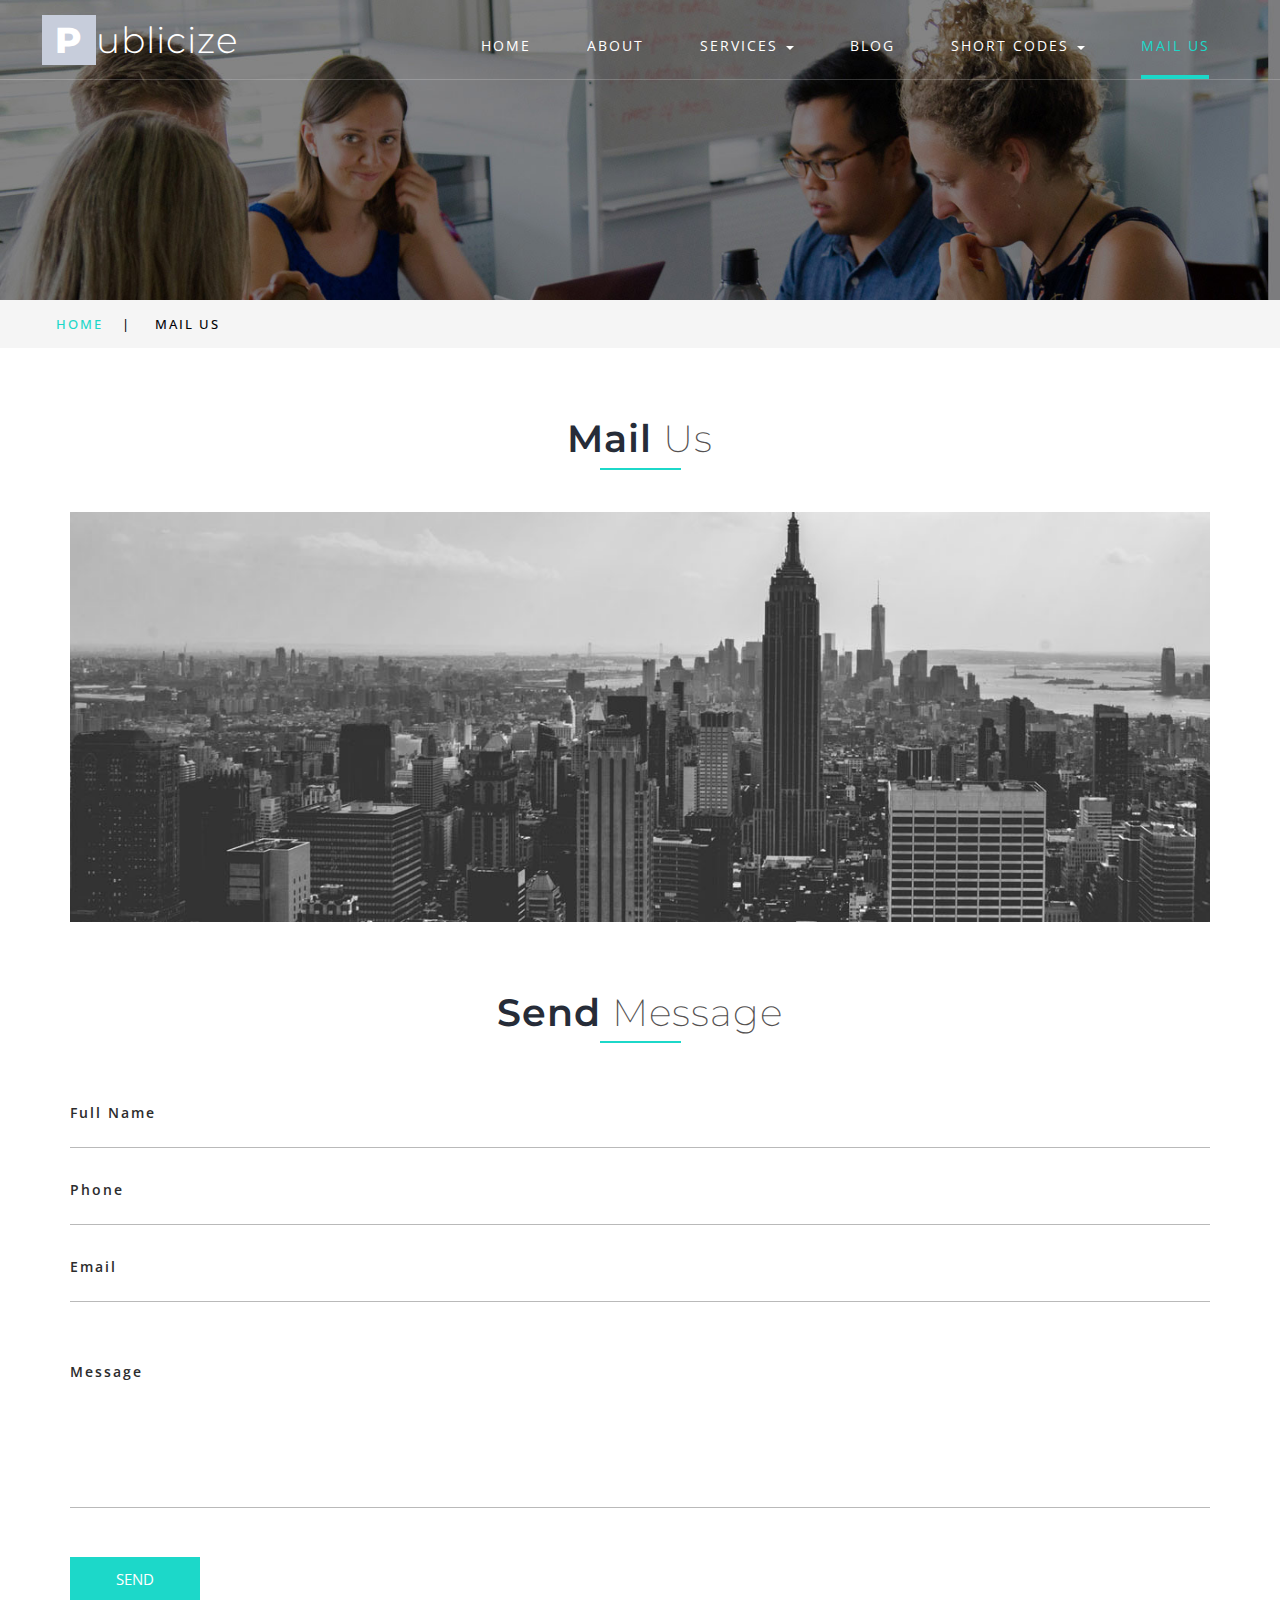
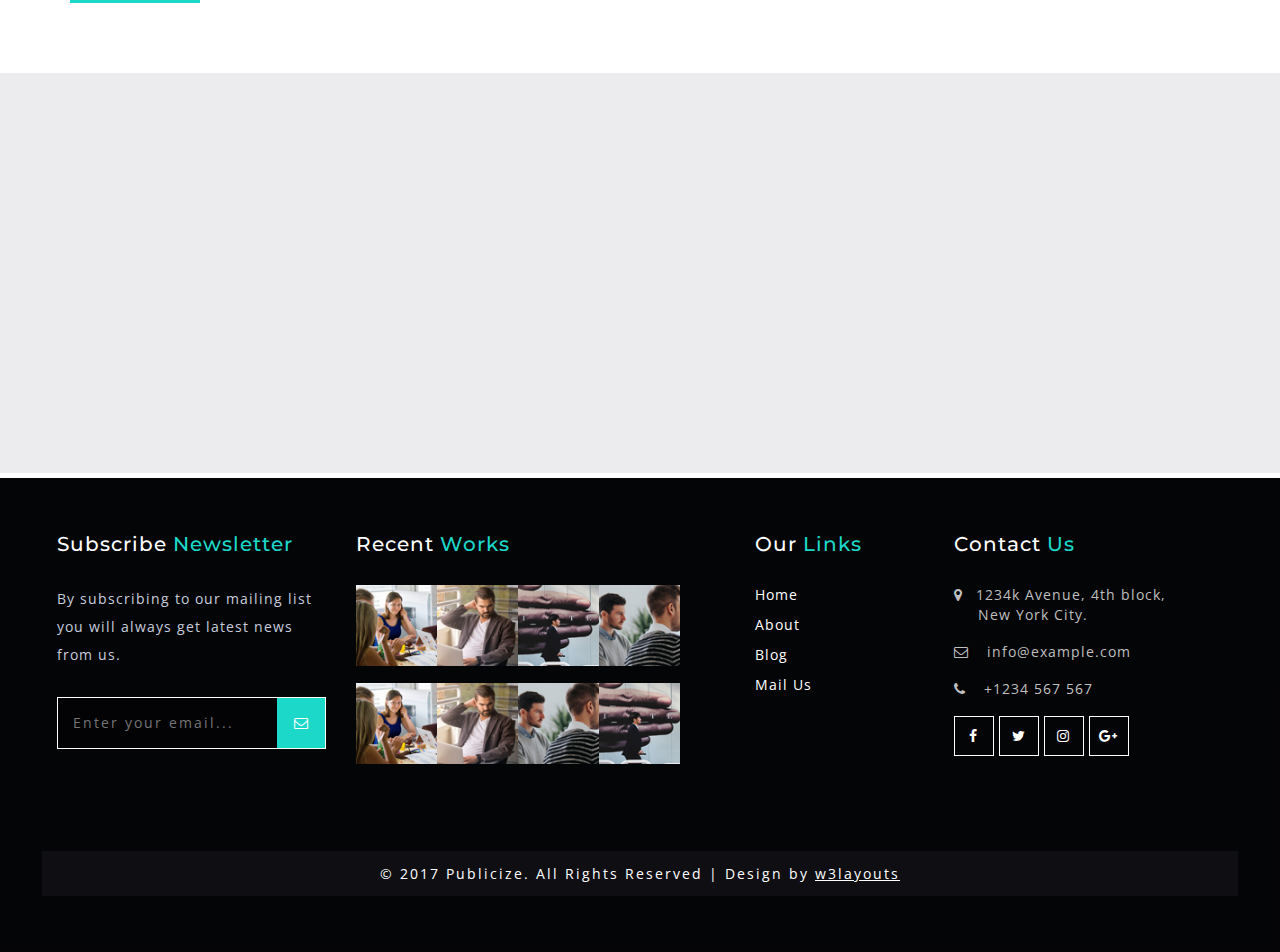
<file: mail.html>
<!--
author: W3layouts
author URL: http://w3layouts.com
License: Creative Commons Attribution 3.0 Unported
License URL: http://creativecommons.org/licenses/by/3.0/
-->
<!DOCTYPE html>
<html lang="zxx">

<head>
	<title>Publicize a Corporate Category Bootstrap Responsive Website Template | Mail :: w3layouts</title>
	<!-- custom-theme -->
	<meta name="viewport" content="width=device-width, initial-scale=1">
	<meta http-equiv="Content-Type" content="text/html; charset=utf-8" />
	<meta name="keywords" content="Publicize Responsive web template, Bootstrap Web Templates, Flat Web Templates, Android Compatible web template, 
Smartphone Compatible web template, free webdesigns for Nokia, Samsung, LG, SonyEricsson, Motorola web design" />
	<script type="application/x-javascript">
		addEventListener("load", function () {
			setTimeout(hideURLbar, 0);
		}, false);

		function hideURLbar() {
			window.scrollTo(0, 1);
		}
	</script>
	<!-- //custom-theme -->
	<link href="css/bootstrap.css" rel="stylesheet" type="text/css" media="all" />
	<link href="css/style.css" rel="stylesheet" type="text/css" media="all" />
	<!-- font-awesome-icons -->
	<link href="css/font-awesome.css" rel="stylesheet">
	<!-- //font-awesome-icons -->
	<link href="//fonts.googleapis.com/css?family=Open+Sans:300,300i,400,400i,600,600i,700,700i,800" rel="stylesheet">
	<link href="//fonts.googleapis.com/css?family=Montserrat:100,100i,200,200i,300,400,400i,500,500i,600,600i,700,700i,800" rel="stylesheet">
</head>

<body>
	<!-- banner -->

	<div class="main_section_agile inner" id="home">
		<div class="agileits_w3layouts_banner_nav">

			<nav class="navbar navbar-default">
				<div class="navbar-header navbar-left">
					<button type="button" class="navbar-toggle collapsed" data-toggle="collapse" data-target="#bs-example-navbar-collapse-1">
						<span class="sr-only">Toggle navigation</span>
						<span class="icon-bar"></span>
						<span class="icon-bar"></span>
						<span class="icon-bar"></span>
					</button>
				<h1><a class="navbar-brand" href="index.html"> <span>P</span>ublicize</a></h1>

				</div>
				<!-- Collect the nav links, forms, and other content for toggling -->
				<div class="collapse navbar-collapse navbar-right" id="bs-example-navbar-collapse-1">
					<nav class="link-effect-2" id="link-effect-2">
						<ul class="nav navbar-nav">
							<li><a href="index.html" class="effect-3">Home</a></li>
							<li><a href="about.html" class="effect-3">About</a></li>
							<li class="dropdown">
								<a href="#" class="dropdown-toggle effect-3" data-toggle="dropdown">Services <b class="caret"></b></a>
								<ul class="dropdown-menu agile_short_dropdown">
									<li><a href="services.html">It Solutions</a></li>
									<li><a href="services1.html">Event Management</a></li>
								</ul>
							</li>
							<li><a href="blog.html" class="effect-3">Blog</a></li>
							<li class="dropdown">
								<a href="#" class="dropdown-toggle effect-3" data-toggle="dropdown">Short Codes <b class="caret"></b></a>
								<ul class="dropdown-menu agile_short_dropdown">
									<li><a href="icons.html">Web Icons</a></li>
									<li><a href="typography.html">Typography</a></li>
								</ul>
							</li>
							<li class="active"><a href="mail.html" class="effect-3">Mail Us</a></li>
						</ul>
					</nav>
				</div>
			</nav>
			<div class="clearfix"> </div>
		</div>
	</div>
	<!-- //banner -->
	<!--/w3_short-->
	<div class="services-breadcrumb">
		<div class="agile_inner_breadcrumb">

			<ul class="w3_short">
				<li><a href="index.html">Home</a><span>|</span></li>
				<li>Mail Us</li>
			</ul>
		</div>
	</div>
	<!--//w3_short-->

   <!-- /mail -->
    <div class="banner-bottom inner">
        <div class="container">
            <div class="wthree_head_section">
                <h3 class="w3l_header w3_agileits_header">Mail <span>Us</span></h3>
            </div>
          <div class="agile_wthree_inner_grids">
          <div class="contact_img_agile">
		</div>
		<div class="contact-form agile_inner_grids">
			  <div class="wthree_head_section">
                <h3 class="w3l_header w3_agileits_header">Send <span>Message </span></h3>
            </div>
			<form action="#" method="post">
				<div class="fields-grid">
					<div class="styled-input agile-styled-input-top">
						<input type="text" name="Full Name" required="">
						<label>Full Name</label>
						<span></span>
					</div>
					<div class="styled-input agile-styled-input-top">
						<input type="text" name="Phone" required="">
						<label>Phone</label>
						<span></span>
					</div>
					<div class="styled-input">
						<input type="email" name="Email" required="">
						<label>Email</label>
						<span></span>
					</div>
					<div class="clearfix"> </div>
				</div>
				<div class="styled-input textarea-grid">
					<textarea name="Message" required=""></textarea>
					<label>Message</label>
					<span></span>
				</div>
				<input type="submit" value="SEND">
			</form>
		</div>
		<div class="clearfix"> </div>
          </div>
        </div>
    </div>
    <!-- //mail -->
    	<!-- /map -->
			<div class="map">
				<iframe src="https://www.google.com/maps/embed?pb=!1m18!1m12!1m3!1d387142.84010033106!2d-74.25819252532891!3d40.70583163828471!2m3!1f0!2f0!3f0!3m2!1i1024!2i768!4f13.1!3m3!1m2!1s0x89c24fa5d33f083b%3A0xc80b8f06e177fe62!2sNew+York%2C+NY%2C+USA!5e0!3m2!1sen!2sin!4v1475140387172" style="border:0"></iframe>

			</div>
		<!-- //map -->

	<!-- footer -->
	<div class="footer">
		<div class="f-bg-w3l">
				<div class="col-md-3 w3layouts_footer_grid">
					<h2>Subscribe <span>Newsletter</span></h2>
					<p>By subscribing to our mailing list you will always get latest news from us.</p>
					<form action="#" method="post">
						<input type="email" name="Email" placeholder="Enter your email..." required="">
						<button class="btn1"><i class="fa fa-envelope-o" aria-hidden="true"></i></button>
						<div class="clearfix"> </div>
					</form>
					
				
				</div>
				<div class="col-md-4 w3layouts_footer_grid">
					<h3>Recent <span>Works</span></h3>
					 <ul class="con_inner_text midimg">
						<li><a href="#"><img src="images/banner22.jpg" alt="" class="img-responsive" /></a></li>
					    <li><a href="#"><img src="images/banner33.jpg" alt="" class="img-responsive" /></a></li>
						<li><a href="#"><img src="images/banner44.jpg" alt="" class="img-responsive" /></a></li>
						<li><a href="#"><img src="images/banner11.jpg" alt="" class="img-responsive" /></a></li>
						<li><a href="#"><img src="images/banner22.jpg" alt="" class="img-responsive" /></a></li>
					    <li><a href="#"><img src="images/banner33.jpg" alt="" class="img-responsive" /></a></li>
						 <li><a href="#"><img src="images/banner11.jpg" alt="" class="img-responsive" /></a></li>
						<li><a href="#"><img src="images/banner44.jpg" alt="" class="img-responsive" /></a></li>
				     </ul>
					
				</div>
				<div class="col-md-2 w3layouts_footer_grid">
					<h3>Our <span>Links</span> </h3>
					  <ul class="links">
							<li><a href="index.html">Home</a></li>
							<li><a href="about.html">About</a></li>
							<li><a href="blog.html">Blog</a></li>
							<li><a href="mail.html">Mail Us</a></li>
						</ul>
				</div>
				<div class="col-md-3 w3layouts_footer_grid">
					<h2>Contact <span>Us</span></h2>
					    <ul class="con_inner_text">
							<li><span class="fa fa-map-marker" aria-hidden="true"></span>1234k Avenue, 4th block, <label> New York City.</label></li>
							<li><span class="fa fa-envelope-o" aria-hidden="true"></span> <a href="mailto:info@example.com">info@example.com</a></li>
							<li><span class="fa fa-phone" aria-hidden="true"></span> +1234 567 567</li>
						</ul>

					<ul class="social_agileinfo">
						<li><a href="#" class="w3_facebook"><i class="fa fa-facebook"></i></a></li>
						<li><a href="#" class="w3_twitter"><i class="fa fa-twitter"></i></a></li>
						<li><a href="#" class="w3_instagram"><i class="fa fa-instagram"></i></a></li>
						<li><a href="#" class="w3_google"><i class="fa fa-google-plus"></i></a></li>
					</ul>
				</div>


				<div class="clearfix"> </div>
					<p class="copyright">© 2017 Publicize. All Rights Reserved | Design by <a href="https://w3layouts.com/" target="_blank">w3layouts</a></p>
			</div>
	</div>
	<!-- //footer -->


	<!-- js -->
	<script type="text/javascript" src="js/jquery-2.1.4.min.js"></script>
	<!-- //js -->
	<script src="js/modernizr-2.6.2.min.js"></script>
	<!-- //nav -->
	<script type="text/javascript" src="js/bootstrap-3.1.1.min.js"></script>


</body>

</html>
</file>
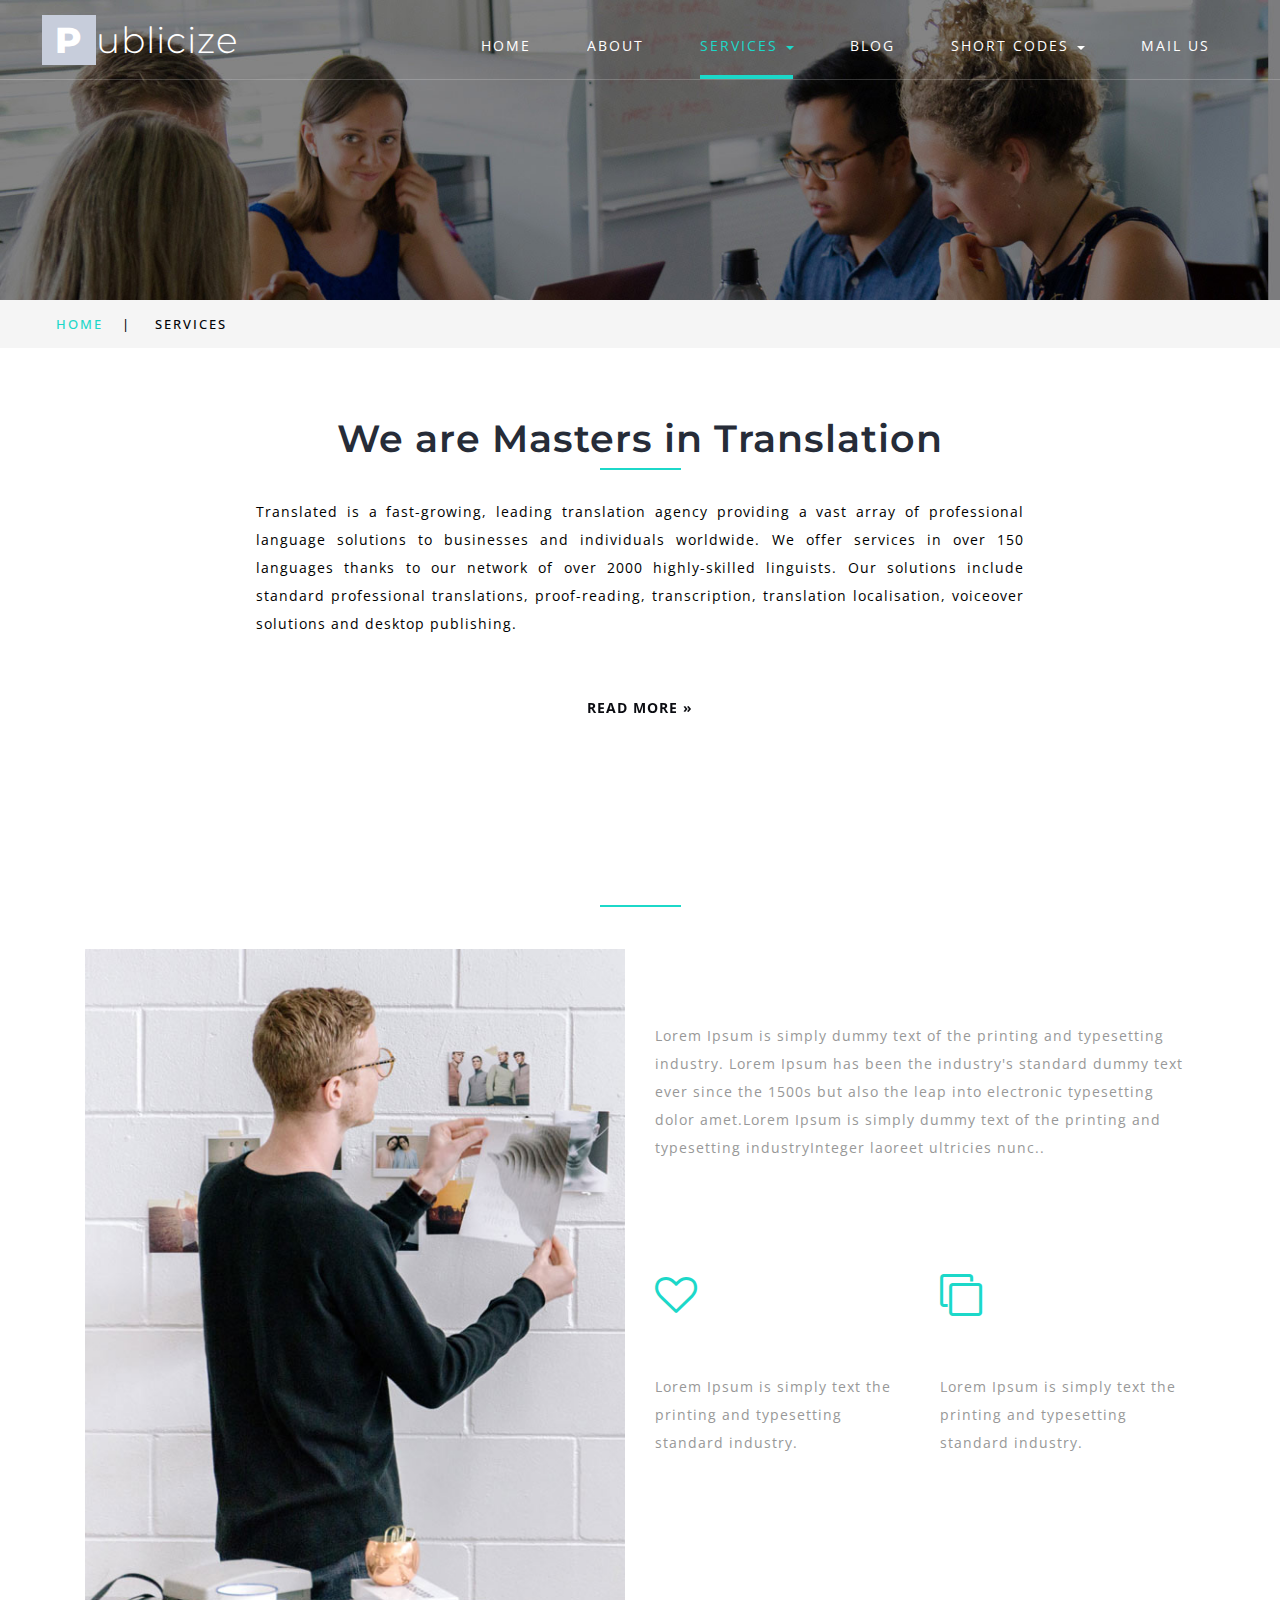
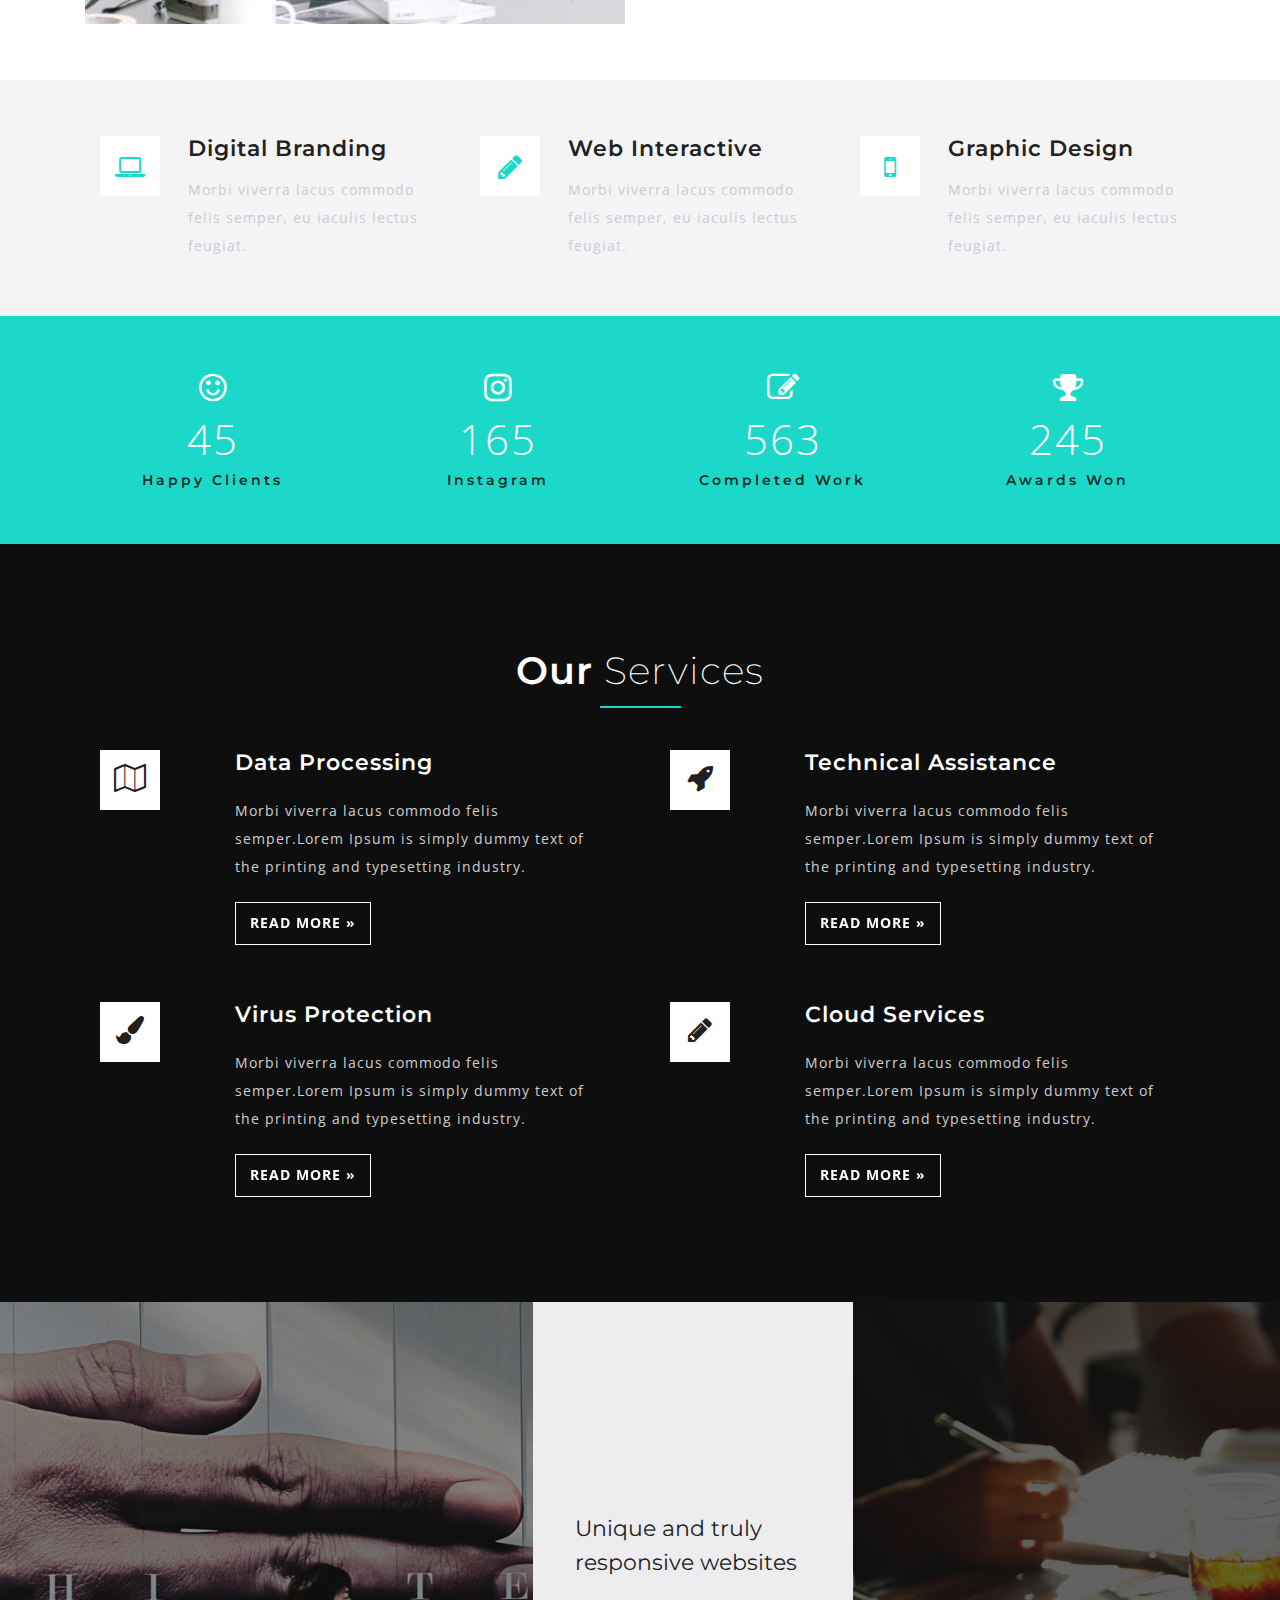
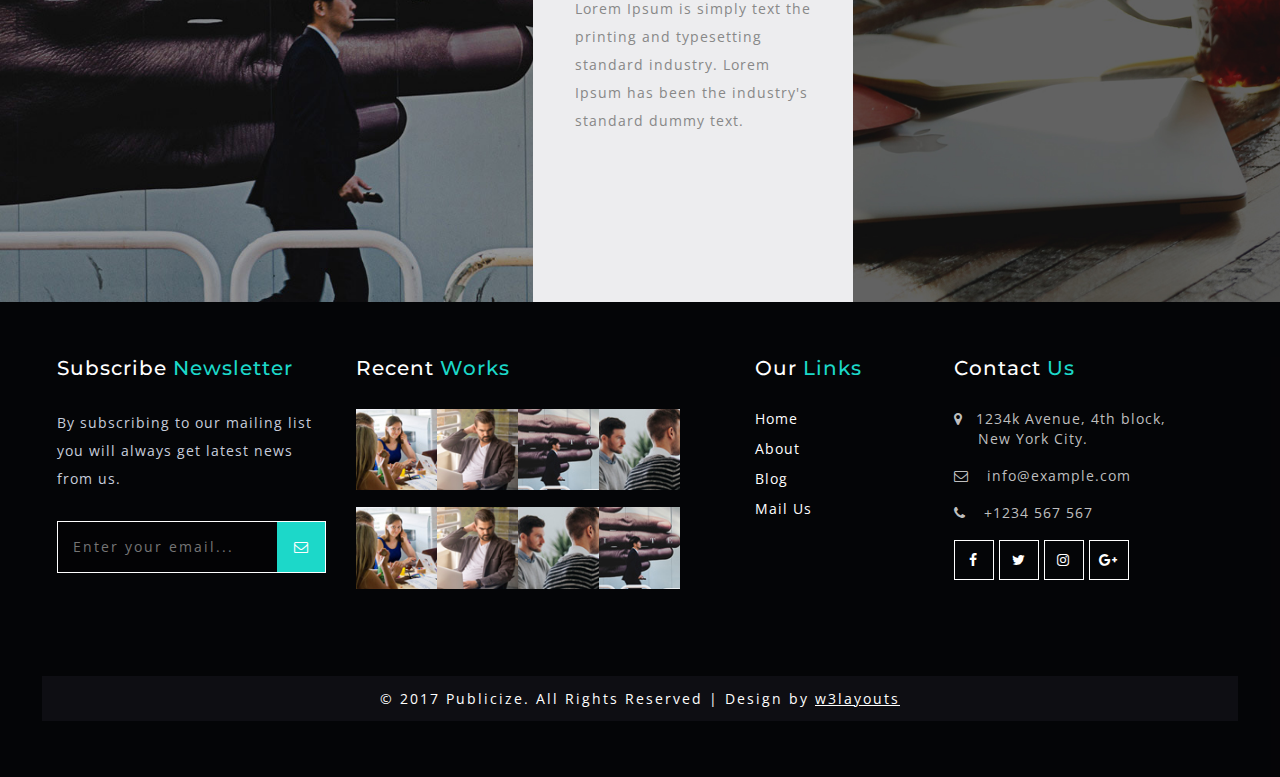
<file: services.html>
<!--
author: W3layouts
author URL: http://w3layouts.com
License: Creative Commons Attribution 3.0 Unported
License URL: http://creativecommons.org/licenses/by/3.0/
-->
<!DOCTYPE html>
<html lang="zxx">

<head>
	<title>translated</title>
	<!-- custom-theme -->
	<meta name="viewport" content="width=device-width, initial-scale=1">
	<meta http-equiv="Content-Type" content="text/html; charset=utf-8" />
	<meta name="keywords" content="Publicize Responsive web template, Bootstrap Web Templates, Flat Web Templates, Android Compatible web template, 
Smartphone Compatible web template, free webdesigns for Nokia, Samsung, LG, SonyEricsson, Motorola web design" />
	<script type="application/x-javascript">
		addEventListener("load", function () {
			setTimeout(hideURLbar, 0);
		}, false);

		function hideURLbar() {
			window.scrollTo(0, 1);
		}
	</script>
	<!-- //custom-theme -->
	<link href="css/bootstrap.css" rel="stylesheet" type="text/css" media="all" />
	<!-- Owl-carousel-CSS -->
	<link href="css/owl.carousel.css" rel="stylesheet">
	<link rel="stylesheet" href="css/team.css" type="text/css" media="all" />
	<link href="css/style.css" rel="stylesheet" type="text/css" media="all" />
	<!-- font-awesome-icons -->
	<link href="css/font-awesome.css" rel="stylesheet">
	<!-- //font-awesome-icons -->
	<link href="//fonts.googleapis.com/css?family=Open+Sans:300,300i,400,400i,600,600i,700,700i,800" rel="stylesheet">
	<link href="//fonts.googleapis.com/css?family=Montserrat:100,100i,200,200i,300,400,400i,500,500i,600,600i,700,700i,800" rel="stylesheet">
</head>

<body>
	<!-- banner -->

	<div class="main_section_agile inner" id="home">
		<div class="agileits_w3layouts_banner_nav">

			<nav class="navbar navbar-default">
				<div class="navbar-header navbar-left">
					<button type="button" class="navbar-toggle collapsed" data-toggle="collapse" data-target="#bs-example-navbar-collapse-1">
						<span class="sr-only">Toggle navigation</span>
						<span class="icon-bar"></span>
						<span class="icon-bar"></span>
						<span class="icon-bar"></span>
					</button>
				<h1><a class="navbar-brand" href="index.html"> <span>P</span>ublicize</a></h1>


				</div>
				<!-- Collect the nav links, forms, and other content for toggling -->
				<div class="collapse navbar-collapse navbar-right" id="bs-example-navbar-collapse-1">
					<nav class="link-effect-2" id="link-effect-2">
						<ul class="nav navbar-nav">
							<li><a href="index.html" class="effect-3">Home</a></li>
							<li><a href="about.html" class="effect-3">About</a></li>
							<li class="dropdown active">
								<a href="#" class="dropdown-toggle effect-3" data-toggle="dropdown">Services <b class="caret"></b></a>
								<ul class="dropdown-menu agile_short_dropdown">
									<li><a href="services.html">It Solutions</a></li>
									<li><a href="services1.html">Event Management</a></li>
								</ul>
							</li>
							<li><a href="blog.html" class="effect-3">Blog</a></li>
							<li class="dropdown">
								<a href="#" class="dropdown-toggle effect-3" data-toggle="dropdown">Short Codes <b class="caret"></b></a>
								<ul class="dropdown-menu agile_short_dropdown">
									<li><a href="icons.html">Web Icons</a></li>
									<li><a href="typography.html">Typography</a></li>
								</ul>
							</li>
							<li><a href="mail.html" class="effect-3">Mail Us</a></li>
						</ul>
					</nav>
				</div>
			</nav>
			<div class="clearfix"> </div>
		</div>
	</div>
	<!-- //banner -->
<!--/w3_short-->
	<div class="services-breadcrumb">
		<div class="agile_inner_breadcrumb">

			<ul class="w3_short">
				<li><a href="index.html">Home</a><span>|</span></li>
				<li>Services</li>
			</ul>
		</div>
	</div>
	<!--//w3_short-->
	<!-- /banner_bottom_w3ls_agile -->
	<div class="banner-bottom inner">
		<div class="banner_bottom_w3ls_info">
			<div class="wthree_head_section">
				<h3 class="w3l_header w3_agileits_header">We are Masters in Translation</h3>
			</div>

			<p style="text-align: justify;color: black;">Translated is a fast-growing, leading translation agency providing a vast array of professional language solutions to businesses and individuals worldwide. We offer services in over 150 languages thanks to our network of over 2000 highly-skilled linguists. Our solutions include standard professional translations, proof-reading, transcription, translation localisation, voiceover solutions and desktop publishing.</p>
			<div class="agileits-button two">
				<a class="btn btn-primary btn-lg hvr-underline-from-left" href="single.html" role="button">Read More »</a>
			</div>
		</div>
	</div>
	<!-- //banner_bottom_w3ls_agile -->


	<!-- //banner -->
		<!-- /about -->
	<div class="about" id="welcome">
		<div class="container">
			<div class="wthree_head_section">
				<h3 class="w3l_header w3_agileits_header two">We Create <span>Words</span></h3>
			</div>
			<div class="agile_wthree_inner_grids">

				<div class="col-md-6 about_agileinfo_grid_imgs">
					<img src="images/about.jpg" alt="" />
				</div>

				<div class="col-md-6 about_agileinfo">
					<h4>Start Something New</h4>
					<p>Lorem Ipsum is simply dummy text of the printing and typesetting industry. Lorem Ipsum has been the industry's standard
						dummy text ever since the 1500s but also the leap into electronic typesetting dolor amet.Lorem Ipsum is simply dummy
						text of the printing and typesetting industryInteger laoreet ultricies nunc..</p>
					<div class="mid-inner-info">
						<div class="col-md-6 mid-inner-sec one">
							<span class="fa fa-heart-o" aria-hidden="true"></span>
							<h5>Made with Love</h5>
							<p>Lorem Ipsum is simply text the printing and typesetting standard industry.</p>
							<div class="agileits-button two service">
								<a class="btn btn-primary btn-lg hvr-underline-from-left" href="single.html" role="button">Read More »</a>
							</div>
						</div>
						<div class="col-md-6 mid-inner-sec">
							<span class="fa fa-clone" aria-hidden="true"></span>
							<h5>Modern Framework</h5>
							<p>Lorem Ipsum is simply text the printing and typesetting standard industry.</p>
							<div class="agileits-button two service">
								<a class="btn btn-primary btn-lg hvr-underline-from-left" href="single.html" role="button">Read More »</a>
							</div>
						</div>
					</div>

				</div>
				<div class="clearfix"></div>
			</div>
		</div>
	</div>
	<!-- Modal4 -->
	<div class="modal fade" id="myModal4" tabindex="-1" role="dialog">
		<div class="modal-dialog">
			<!-- Modal content-->
			<div class="modal-content">
				<div class="modal-header">
					<button type="button" class="close" data-dismiss="modal">&times;</button>
					<div class="modal-info">
						<h4>Publicize</h4>
						<img src="images/banner2.jpg" alt=" " class="img-responsive" />
						<h5>Sub Heading here</h5>
						<p class="para-agileits-w3layouts">Duis sit amet nisi quis leo fermentum vestibulum vitae eget augue. Nulla quam nunc, vulputate id urna at, tempor tincidunt
							metus. Sed feugiat quam nec mauris mattis malesuada.</p>
					</div>
				</div>
			</div>
		</div>
	</div>
	<!-- //Modal4 -->

	<!--//about -->
	<!-- banner-bottom -->
	<div class="banner-bottom service_agile">
		<div class="container">
			<div class="col-md-4 agileits_banner_bottom_left">
				<div class="agileinfo_banner_bottom_pos">
					<div class="w3_agileits_banner_bottom_pos_grid">
						<div class="col-xs-3 wthree_banner_bottom_grid_left">
							<div class="agile_banner_bottom_grid_left_grid hvr-radial-out">
								<span class="fa fa-laptop" aria-hidden="true"></span>
							</div>
						</div>
						<div class="col-xs-9 wthree_banner_bottom_grid_right">
							<h4>Digital Branding</h4>
							<p>Morbi viverra lacus commodo felis semper, eu iaculis lectus feugiat.</p>

						</div>
						<div class="clearfix"> </div>
					</div>
				</div>
			</div>
			<div class="col-md-4 agileits_banner_bottom_left">
				<div class="agileinfo_banner_bottom_pos">
					<div class="w3_agileits_banner_bottom_pos_grid">
						<div class="col-xs-3 wthree_banner_bottom_grid_left">
							<div class="agile_banner_bottom_grid_left_grid hvr-radial-out">
								<span class="fa fa-pencil" aria-hidden="true"></span>
							</div>
						</div>
						<div class="col-xs-9 wthree_banner_bottom_grid_right">
							<h4>Web Interactive</h4>
							<p>Morbi viverra lacus commodo felis semper, eu iaculis lectus feugiat.</p>

						</div>
						<div class="clearfix"> </div>
					</div>
				</div>
			</div>
			<div class="col-md-4 agileits_banner_bottom_left">
				<div class="agileinfo_banner_bottom_pos">
					<div class="w3_agileits_banner_bottom_pos_grid">
						<div class="col-xs-3 wthree_banner_bottom_grid_left">
							<div class="agile_banner_bottom_grid_left_grid hvr-radial-out">
								<span class="fa fa-mobile" aria-hidden="true"></span>
							</div>
						</div>
						<div class="col-xs-9 wthree_banner_bottom_grid_right">
							<h4>Graphic Design</h4>
							<p>Morbi viverra lacus commodo felis semper, eu iaculis lectus feugiat.</p>

						</div>
						<div class="clearfix"> </div>
					</div>
				</div>
			</div>
			<div class="clearfix"> </div>
		</div>
	</div>
	<!-- //banner-bottom -->
	<!-- stats -->
	<div class="stats" id="stats">
		<div class="container">
			<div class="col-md-3 w3layouts_stats_left w3_counter_grid">
				<span class="fa fa-smile-o" aria-hidden="true"></span>
				<p class="counter">45</p>
				<h3>Happy Clients</h3>
			</div>
			<div class="col-md-3 w3layouts_stats_left w3_counter_grid1">
				<span class="fa fa-instagram" aria-hidden="true"></span>
				<p class="counter">165</p>
				<h3>Instagram</h3>
			</div>
			<div class="col-md-3 w3layouts_stats_left w3_counter_grid2">
				<span class="fa fa-pencil-square-o" aria-hidden="true"></span>
				<p class="counter">563</p>
				<h3>Completed Work </h3>
			</div>
			<div class="col-md-3 w3layouts_stats_left w3_counter_grid3">
				<span class="fa fa-trophy" aria-hidden="true"></span>
				<p class="counter">245</p>
				<h3>Awards Won </h3>
			</div>
			<div class="clearfix"> </div>
		</div>
	</div>
	<!-- //stats -->
	<!-- services -->
	<div class="services two-inner" id="services">
		<div class="container">
			<div class="wthree_head_section">
				<h3 class="w3l_header w3_agileits_header two">Our <span>Services</span></h3>
			</div>
			<div class="agile_wthree_inner_grids">
				<div class="col-md-6 agileits_banner_bottom_left">
					<div class="agileinfo_banner_bottom_pos">
						<div class="w3_agileits_banner_bottom_pos_grid two">
							<div class="col-xs-3 wthree_banner_bottom_grid_left">
								<div class="agile_banner_bottom_grid_left_grid hvr-radial-out">
									<span class="fa fa-map-o" aria-hidden="true"></span>
								</div>
							</div>
							<div class="col-xs-9 wthree_banner_bottom_grid_right">
								<h4 class="sub_service_agileits">Data Processing</h4>
								<p>Morbi viverra lacus commodo felis semper.Lorem Ipsum is simply dummy text of the printing and typesetting industry. </p>
								<div class="agileits-button two service">
									<a class="btn btn-primary btn-lg hvr-underline-from-left" href="single.html" role="button">Read More »</a>
								</div>
							</div>
							<div class="clearfix"> </div>
						</div>
					</div>
				</div>
				<div class="col-md-6 agileits_banner_bottom_left">
					<div class="agileinfo_banner_bottom_pos">
						<div class="w3_agileits_banner_bottom_pos_grid two">
							<div class="col-xs-3 wthree_banner_bottom_grid_left">
								<div class="agile_banner_bottom_grid_left_grid hvr-radial-out">
									<span class="fa fa-rocket" aria-hidden="true"></span>
								</div>
							</div>
							<div class="col-xs-9 wthree_banner_bottom_grid_right">
								<h4 class="sub_service_agileits">Technical Assistance</h4>
								<p>Morbi viverra lacus commodo felis semper.Lorem Ipsum is simply dummy text of the printing and typesetting industry. </p>
								<div class="agileits-button two service">
									<a class="btn btn-primary btn-lg hvr-underline-from-left" href="single.html" role="button">Read More »</a>
								</div>
							</div>
							<div class="clearfix"> </div>
						</div>
					</div>
				</div>
				<div class="col-md-6 agileits_banner_bottom_left two">
					<div class="agileinfo_banner_bottom_pos">
						<div class="w3_agileits_banner_bottom_pos_grid two">
							<div class="col-xs-3 wthree_banner_bottom_grid_left">
								<div class="agile_banner_bottom_grid_left_grid hvr-radial-out">
									<span class="fa fa-paint-brush" aria-hidden="true"></span>
								</div>
							</div>
							<div class="col-xs-9 wthree_banner_bottom_grid_right">
								<h4 class="sub_service_agileits">Virus Protection</h4>
								<p>Morbi viverra lacus commodo felis semper.Lorem Ipsum is simply dummy text of the printing and typesetting industry. </p>
								<div class="agileits-button two service">
									<a class="btn btn-primary btn-lg hvr-underline-from-left" href="single.html" role="button">Read More »</a>
								</div>
							</div>
							<div class="clearfix"> </div>
						</div>
					</div>
				</div>
				<div class="col-md-6 agileits_banner_bottom_left two">
					<div class="agileinfo_banner_bottom_pos">
						<div class="w3_agileits_banner_bottom_pos_grid two">
							<div class="col-xs-3 wthree_banner_bottom_grid_left">
								<div class="agile_banner_bottom_grid_left_grid hvr-radial-out">
									<span class="fa fa-pencil" aria-hidden="true"></span>
								</div>
							</div>
							<div class="col-xs-9 wthree_banner_bottom_grid_right">
								<h4 class="sub_service_agileits">Cloud Services</h4>
								<p>Morbi viverra lacus commodo felis semper.Lorem Ipsum is simply dummy text of the printing and typesetting industry. </p>
								<div class="agileits-button two service">
									<a class="btn btn-primary btn-lg hvr-underline-from-left" href="single.html" role="button">Read More »</a>
								</div>
							</div>
							<div class="clearfix"> </div>
						</div>
					</div>
				</div>

				<div class="clearfix"> </div>
			</div>
		</div>
	</div>
	<!-- //services -->
		<!-- medile_section -->
	<div class="medile_section" id="three_grids">
		<div class="col-md-5 mid-one"> </div>
		<div class="col-md-3 mid-text-info">
			<h4>Unique and truly responsive websites</h4>
			<p>Lorem Ipsum is simply text the printing and typesetting standard industry. Lorem Ipsum has been the industry's standard
				dummy text.</p>
		</div>
		<div class="col-md-4 mid-two"> </div>
		<div class="clearfix"> </div>

	</div>
	<!-- //medile_section -->
		<!-- footer -->
	<div class="footer">
		<div class="f-bg-w3l">
				<div class="col-md-3 w3layouts_footer_grid">
					<h2>Subscribe <span>Newsletter</span></h2>
					<p>By subscribing to our mailing list you will always get latest news from us.</p>
					<form action="#" method="post">
						<input type="email" name="Email" placeholder="Enter your email..." required="">
						<button class="btn1"><i class="fa fa-envelope-o" aria-hidden="true"></i></button>
						<div class="clearfix"> </div>
					</form>
					
				
				</div>
				<div class="col-md-4 w3layouts_footer_grid">
					<h3>Recent <span>Works</span></h3>
					 <ul class="con_inner_text midimg">
						<li><a href="#"><img src="images/banner22.jpg" alt="" class="img-responsive" /></a></li>
					    <li><a href="#"><img src="images/banner33.jpg" alt="" class="img-responsive" /></a></li>
						<li><a href="#"><img src="images/banner44.jpg" alt="" class="img-responsive" /></a></li>
						<li><a href="#"><img src="images/banner11.jpg" alt="" class="img-responsive" /></a></li>
						<li><a href="#"><img src="images/banner22.jpg" alt="" class="img-responsive" /></a></li>
					    <li><a href="#"><img src="images/banner33.jpg" alt="" class="img-responsive" /></a></li>
						 <li><a href="#"><img src="images/banner11.jpg" alt="" class="img-responsive" /></a></li>
						<li><a href="#"><img src="images/banner44.jpg" alt="" class="img-responsive" /></a></li>
				     </ul>
					
				</div>
				<div class="col-md-2 w3layouts_footer_grid">
					<h3>Our <span>Links</span> </h3>
					  <ul class="links">
							<li><a href="index.html">Home</a></li>
							<li><a href="about.html">About</a></li>
							<li><a href="blog.html">Blog</a></li>
							<li><a href="mail.html">Mail Us</a></li>
						</ul>
				</div>
				<div class="col-md-3 w3layouts_footer_grid">
					<h2>Contact <span>Us</span></h2>
					    <ul class="con_inner_text">
							<li><span class="fa fa-map-marker" aria-hidden="true"></span>1234k Avenue, 4th block, <label> New York City.</label></li>
							<li><span class="fa fa-envelope-o" aria-hidden="true"></span> <a href="mailto:info@example.com">info@example.com</a></li>
							<li><span class="fa fa-phone" aria-hidden="true"></span> +1234 567 567</li>
						</ul>

					<ul class="social_agileinfo">
						<li><a href="#" class="w3_facebook"><i class="fa fa-facebook"></i></a></li>
						<li><a href="#" class="w3_twitter"><i class="fa fa-twitter"></i></a></li>
						<li><a href="#" class="w3_instagram"><i class="fa fa-instagram"></i></a></li>
						<li><a href="#" class="w3_google"><i class="fa fa-google-plus"></i></a></li>
					</ul>
				</div>


				<div class="clearfix"> </div>
					<p class="copyright">© 2017 Publicize. All Rights Reserved | Design by <a href="https://w3layouts.com/" target="_blank">w3layouts</a></p>
			</div>
	</div>
	<!-- //footer -->
	<!-- js -->
	<script type="text/javascript" src="js/jquery-2.1.4.min.js"></script>
	<!-- //js -->
	<!-- stats -->
	<script src="js/jquery.waypoints.min.js"></script>
	<script src="js/jquery.countup.js"></script>
	<script>
		$('.counter').countUp();
	</script>
	<!-- //stats -->
	<script src="js/modernizr-2.6.2.min.js"></script>
	<!-- //nav -->
	<script type="text/javascript" src="js/bootstrap-3.1.1.min.js"></script>


</body>

</html>
</file>
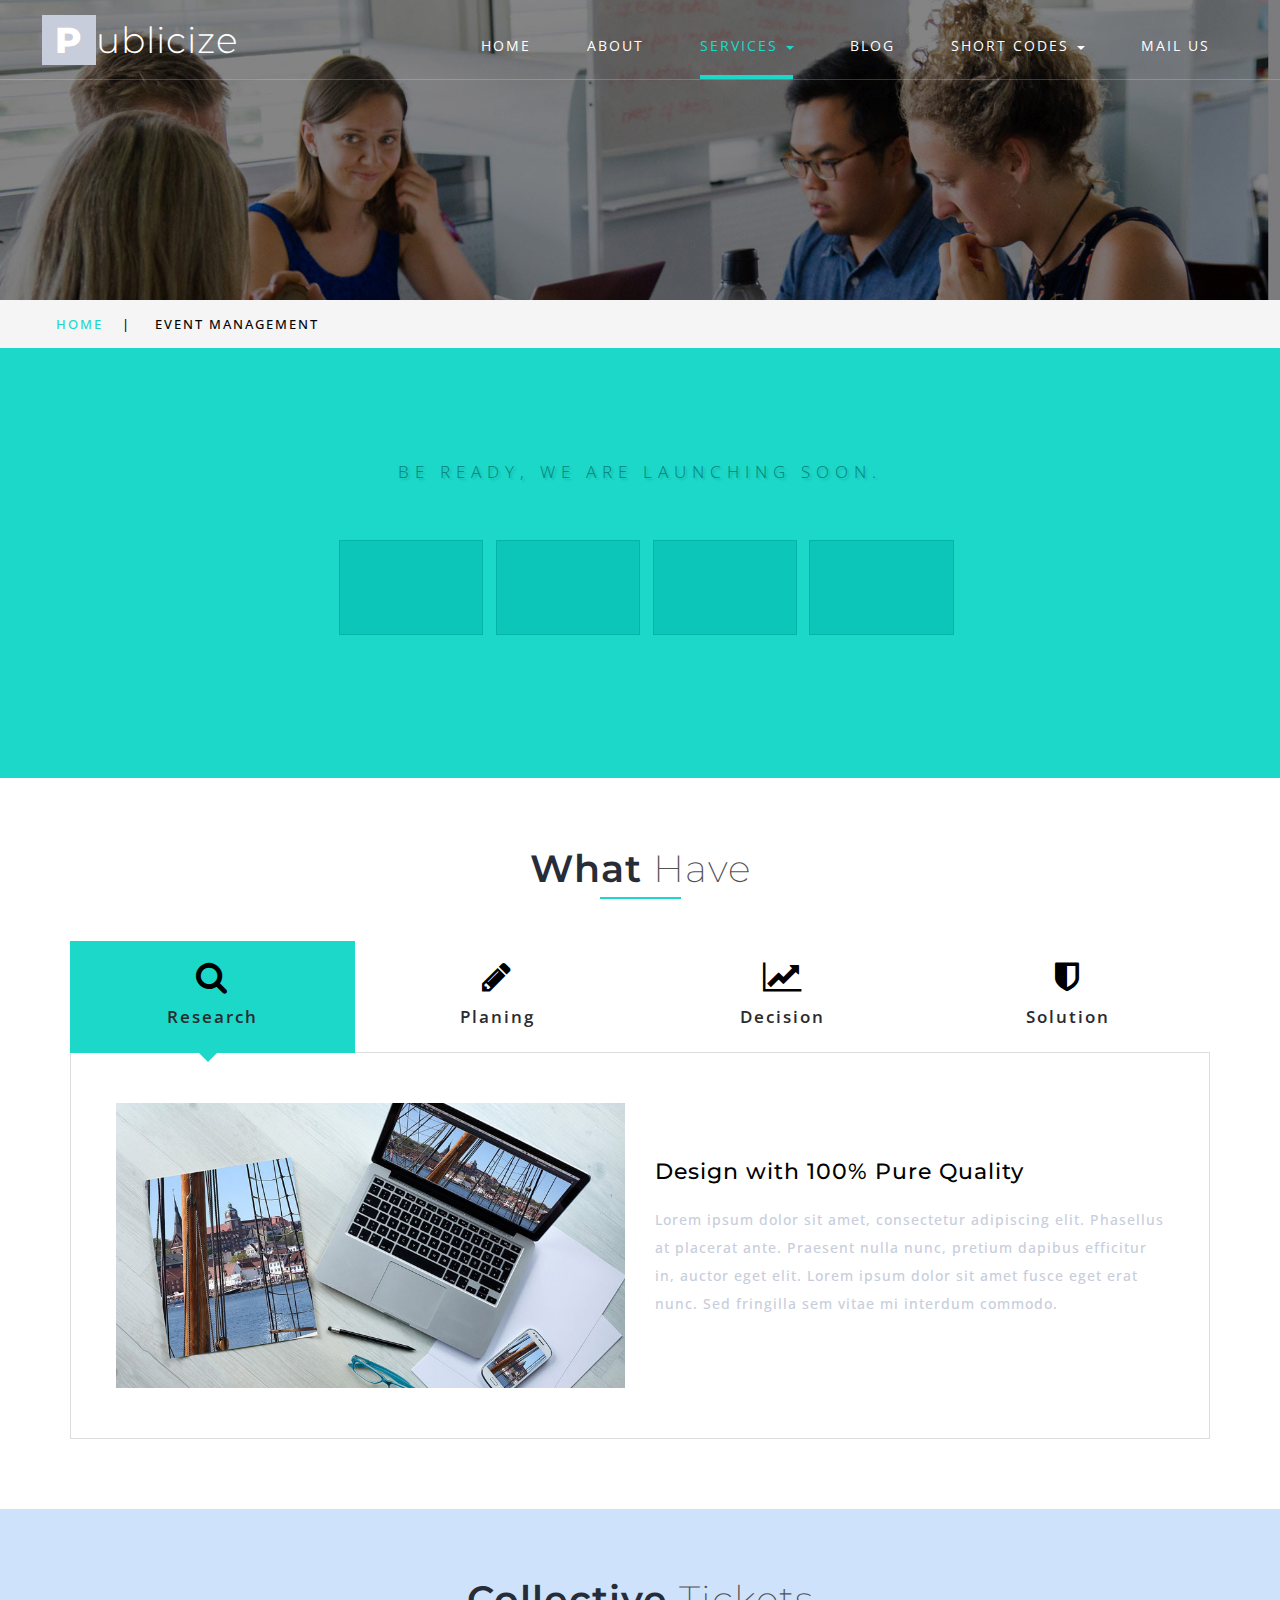
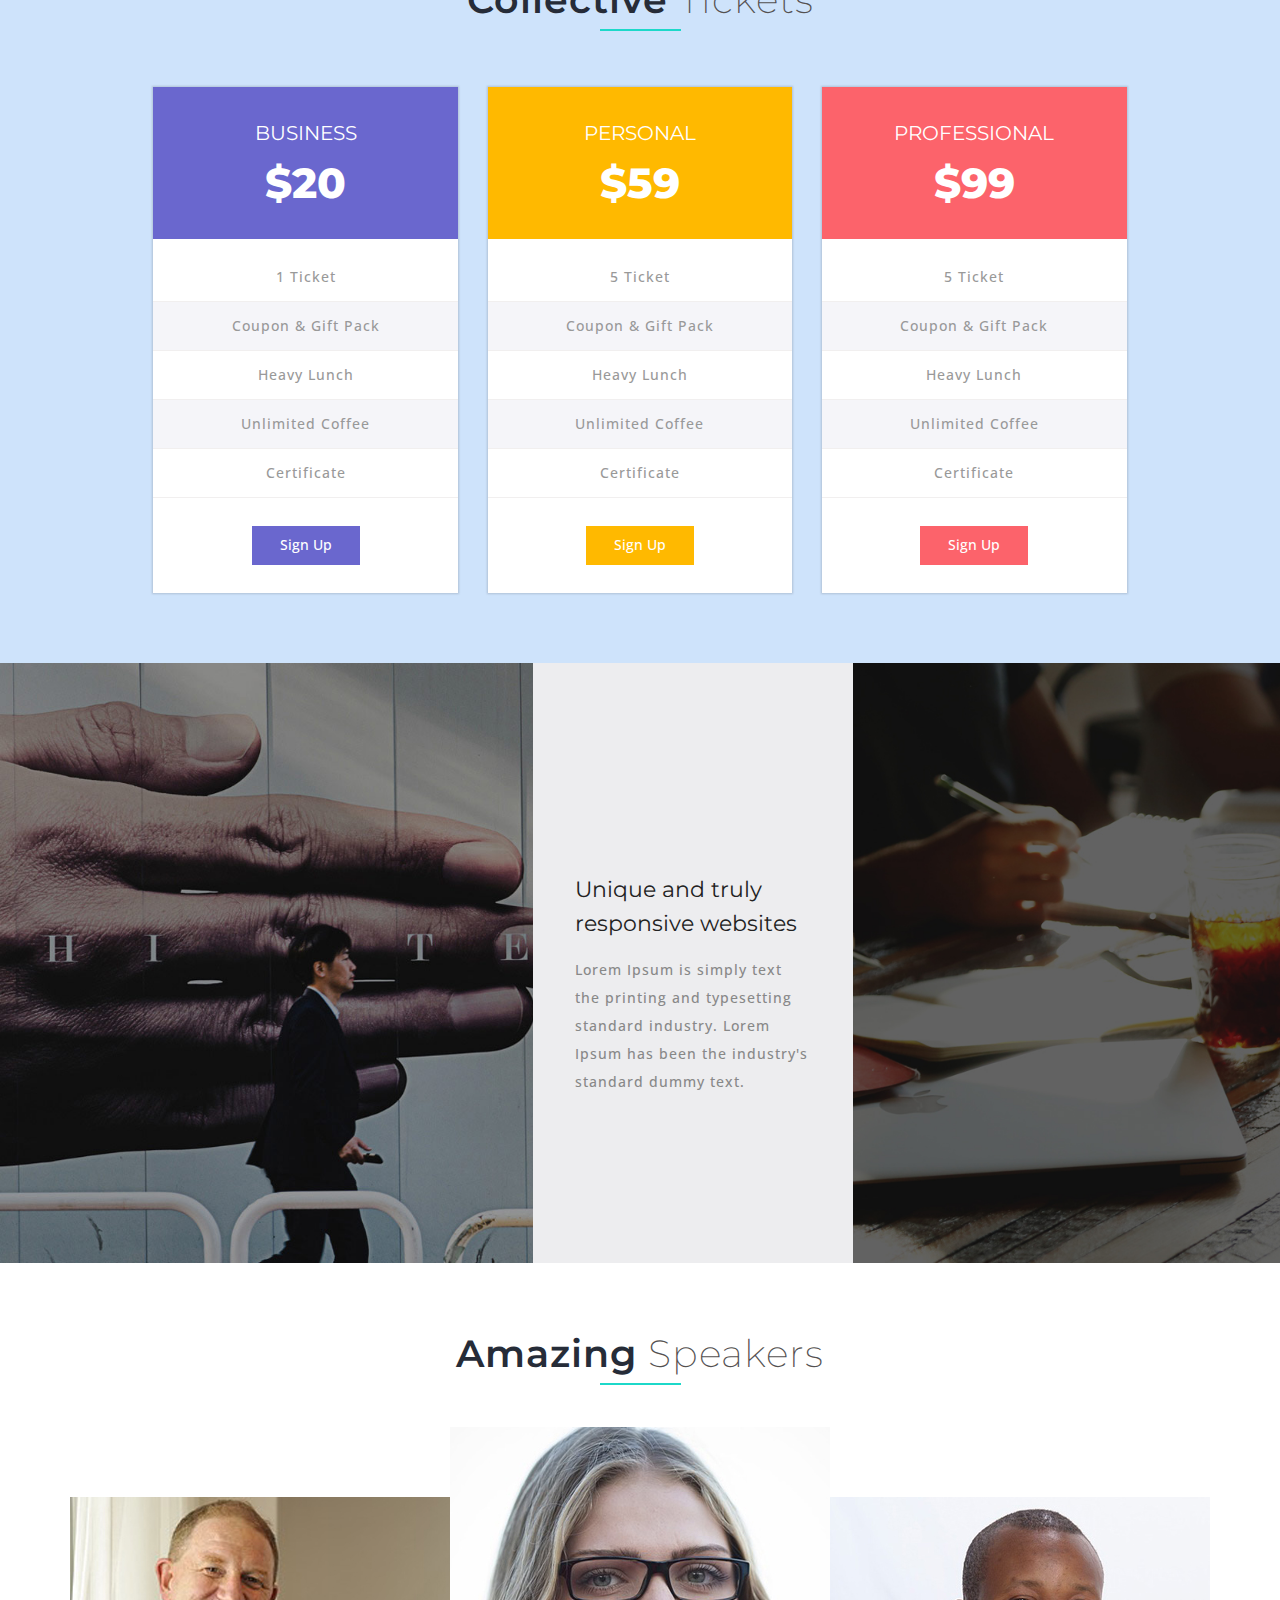
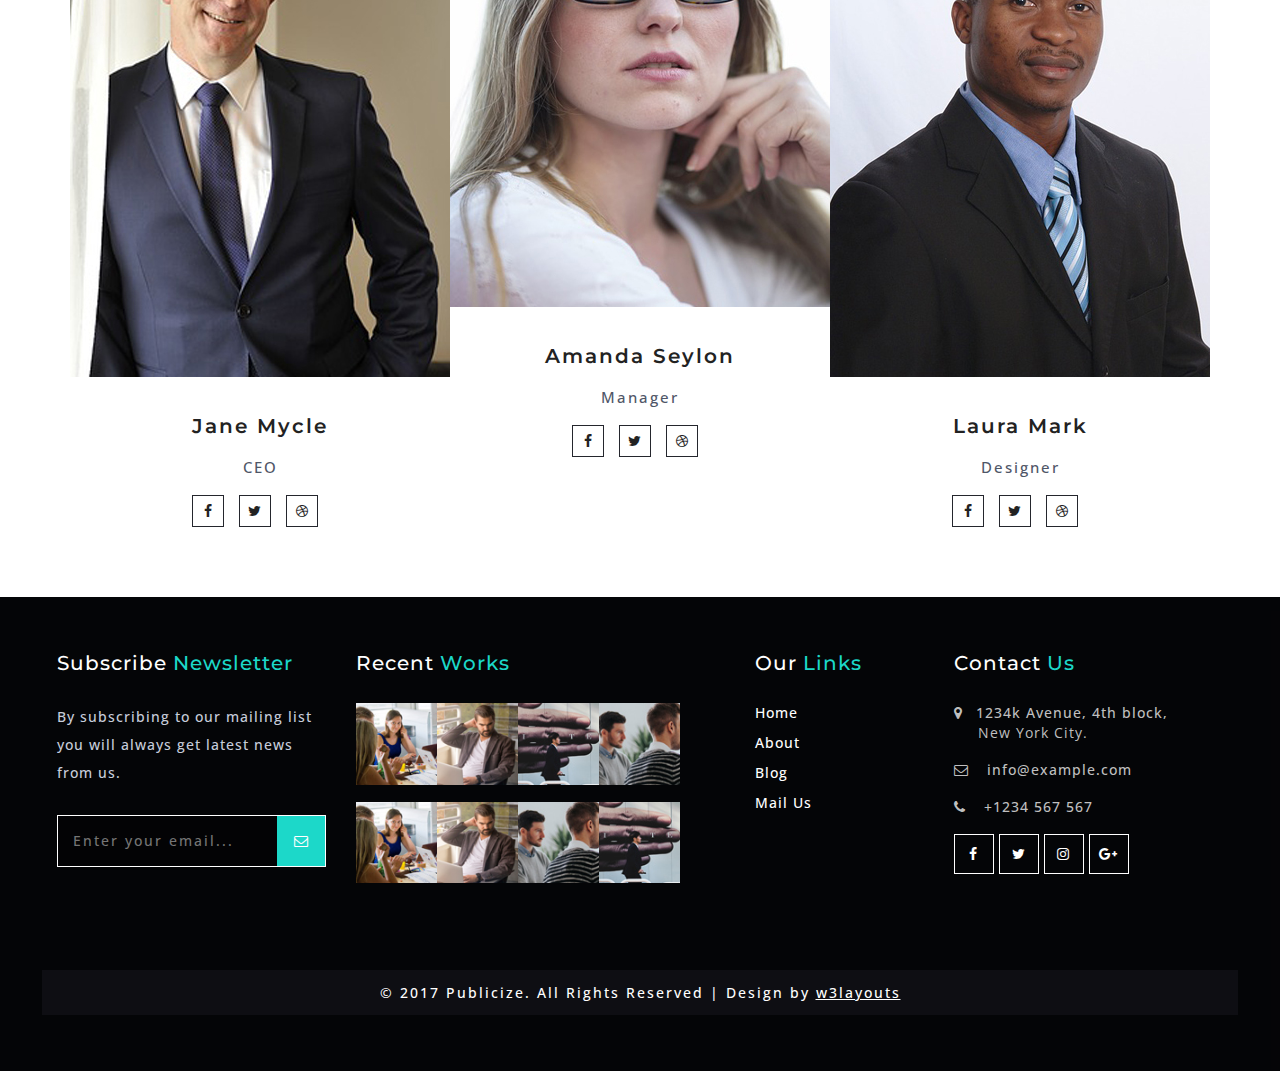
<file: services1.html>
<!--
author: W3layouts
author URL: http://w3layouts.com
License: Creative Commons Attribution 3.0 Unported
License URL: http://creativecommons.org/licenses/by/3.0/
-->
<!DOCTYPE html>
<html lang="zxx">

<head>
	<title>Publicize a Corporate Category Bootstrap Responsive Website Template | Services :: w3layouts</title>
	<!-- custom-theme -->
	<meta name="viewport" content="width=device-width, initial-scale=1">
	<meta http-equiv="Content-Type" content="text/html; charset=utf-8" />
	<meta name="keywords" content="Publicize Responsive web template, Bootstrap Web Templates, Flat Web Templates, Android Compatible web template, 
Smartphone Compatible web template, free webdesigns for Nokia, Samsung, LG, SonyEricsson, Motorola web design" />
	<script type="application/x-javascript">
		addEventListener("load", function () {
			setTimeout(hideURLbar, 0);
		}, false);

		function hideURLbar() {
			window.scrollTo(0, 1);
		}
	</script>
	<!-- //custom-theme -->
	<link href="css/bootstrap.css" rel="stylesheet" type="text/css" media="all" />
	<!-- Owl-carousel-CSS -->
	<link rel="stylesheet" href="css/jquery.countdown.css" />
	<link href="css/easy-responsive-tabs.css" rel='stylesheet' type='text/css'/>
	<!--jquery-css-->
	<link rel="stylesheet" href="css/team.css" type="text/css" media="all" />
	<link href="css/style.css" rel="stylesheet" type="text/css" media="all" />
	<!-- font-awesome-icons -->
	<link href="css/font-awesome.css" rel="stylesheet">
	<!-- //font-awesome-icons -->
	<link href="//fonts.googleapis.com/css?family=Open+Sans:300,300i,400,400i,600,600i,700,700i,800" rel="stylesheet">
	<link href="//fonts.googleapis.com/css?family=Montserrat:100,100i,200,200i,300,400,400i,500,500i,600,600i,700,700i,800" rel="stylesheet">
</head>

<body>
	<!-- banner -->

	<div class="main_section_agile inner" id="home">
		<div class="agileits_w3layouts_banner_nav">

			<nav class="navbar navbar-default">
				<div class="navbar-header navbar-left">
					<button type="button" class="navbar-toggle collapsed" data-toggle="collapse" data-target="#bs-example-navbar-collapse-1">
						<span class="sr-only">Toggle navigation</span>
						<span class="icon-bar"></span>
						<span class="icon-bar"></span>
						<span class="icon-bar"></span>
					</button>
					<h1><a class="navbar-brand" href="index.html"> <span>P</span>ublicize</a></h1>
				</div>
				<!-- Collect the nav links, forms, and other content for toggling -->
				<div class="collapse navbar-collapse navbar-right" id="bs-example-navbar-collapse-1">
					<nav class="link-effect-2" id="link-effect-2">
						<ul class="nav navbar-nav">
							<li><a href="index.html" class="effect-3">Home</a></li>
							<li><a href="about.html" class="effect-3">About</a></li>
							<li class="dropdown active">
								<a href="#" class="dropdown-toggle effect-3" data-toggle="dropdown">Services <b class="caret"></b></a>
								<ul class="dropdown-menu agile_short_dropdown">
									<li><a href="services.html">It Solutions</a></li>
									<li><a href="services1.html">Event Management</a></li>
								</ul>
							</li>
							<li><a href="blog.html" class="effect-3">Blog</a></li>
							<li class="dropdown">
								<a href="#" class="dropdown-toggle effect-3" data-toggle="dropdown">Short Codes <b class="caret"></b></a>
								<ul class="dropdown-menu agile_short_dropdown">
									<li><a href="icons.html">Web Icons</a></li>
									<li><a href="typography.html">Typography</a></li>
								</ul>
							</li>
							<li><a href="mail.html" class="effect-3">Mail Us</a></li>
						</ul>
					</nav>
				</div>
			</nav>
			<div class="clearfix"> </div>
		</div>
	</div>
	<!-- //banner -->
	<!--/w3_short-->
	<div class="services-breadcrumb">
		<div class="agile_inner_breadcrumb">

			<ul class="w3_short">
				<li><a href="index.html">Home</a><span>|</span></li>
				<li>Event Management</li>
			</ul>
		</div>
	</div>
	<!--//w3_short-->
	<!--/count -->
	<div class="event-count">
		<div class="countdown-timer">
			<p>BE READY, WE ARE LAUNCHING SOON.</p>
			<!--timer-->
			<div class="examples">
				<div class="simply-countdown-losange" id="simply-countdown-losange"></div>
				<div class="clearfix"></div>
			</div>
			<!--//timer-->

			<div class="clearfix"></div>
		</div>
	</div>
	<!--//count -->
	<div id="team" class="team featured_services">
		<div class="container">
			<div class="wthree_head_section">
				<h3 class="w3l_header w3_agileits_header">What <span>Have</span></h3>
			</div>
			<div class="agile_wthree_inner_grids">
				<div id="horizontalTab">
					<ul class="resp-tabs-list">
						<li><i class="fa fa-search" aria-hidden="true"></i> Research</li>
						<li><i class="fa fa-pencil" aria-hidden="true"></i> Planing</li>
						<li><i class="fa fa-line-chart" aria-hidden="true"></i> Decision</li>
						<li><i class="fa fa-shield" aria-hidden="true"></i> Solution</li>
					</ul>
					<div class="resp-tabs-container">

						<div class="tab1">
							<div class="col-md-6 tab-info-img">
								<img src="images/g1.jpg" alt="img">
							</div>
							<div class="col-md-6 tab-info">
								<h4>Design with 100% Pure Quality</h4>
								<p>Lorem ipsum dolor sit amet, consectetur adipiscing elit. Phasellus at placerat ante. Praesent nulla nunc, pretium
									dapibus efficitur in, auctor eget elit. Lorem ipsum dolor sit amet fusce eget erat nunc. Sed fringilla sem vitae
									mi interdum commodo.</p>

							</div>
							<div class="clearfix"></div>
						</div>

						<div class="tab2">

							<div class="col-md-6 tab-info">
								<h4>Lorem ipsum dolor sit amet</h4>
								<p>Lorem ipsum dolor sit amet, consectetur adipiscing elit. Phasellus at placerat ante. Praesent nulla nunc, pretium
									dapibus efficitur in, auctor eget elit. Lorem ipsum dolor sit amet fusce eget erat nunc. Sed fringilla sem vitae
									mi interdum commodo.</p>

							</div>
							<div class="col-md-6 tab-info-img">
								<img src="images/g2.jpg" alt="img">
							</div>
							<div class="clearfix"></div>
						</div>

						<div class="tab3">

							<div class="col-md-6 tab-info-img">
								<img src="images/g1.jpg" alt="img">
							</div>
							<div class="col-md-6 tab-info">
								<h4>Lorem ipsum dolor sit amet</h4>
								<p>Lorem ipsum dolor sit amet, consectetur adipiscing elit. Phasellus at placerat ante. Praesent nulla nunc, pretium
									dapibus efficitur in, auctor eget elit. Lorem ipsum dolor sit amet fusce eget erat nunc. Sed fringilla sem vitae
									mi interdum commodo.</p>

							</div>
							<div class="clearfix"></div>
						</div>
						<div class="tab4">

							<div class="col-md-6 tab-info">
								<h4>Lorem ipsum dolor sit amet</h4>
								<p>Lorem ipsum dolor sit amet, consectetur adipiscing elit. Phasellus at placerat ante. Praesent nulla nunc, pretium
									dapibus efficitur in, auctor eget elit. Lorem ipsum dolor sit amet fusce eget erat nunc. Sed fringilla sem vitae
									mi interdum commodo.</p>

							</div>
							<div class="col-md-6 tab-info-img">
								<img src="images/g2.jpg" alt="img">
							</div>
							<div class="clearfix"></div>
						</div>

						<div class="clearfix"> </div>
					</div>
				</div>
			</div>
		</div>
	</div>
	<div class="plans-section">
				 <div class="container">
				 <div class="wthree_head_section">
				<h3 class="w3l_header w3_agileits_header">Collective <span>Tickets</span></h3>
			</div>
			
						<div class="priceing-table-main">
				 <div class="col-md-4 price-grid">
					<div class="price-block agile">
						<div class="price-gd-top pric-clr1">
							<h4>Business</h4>
							<h3>$20</h3>
						</div>
						<div class="price-gd-bottom">
							<div class="price-list">
								<ul>
									<li>1 Ticket</li>
									<li>Coupon & Gift Pack</li>
									<li>Heavy Lunch</li>
									<li>Unlimited Coffee</li>
									<li>Certificate</li>
								</ul>
							</div>
							<div class="price-selet pric-sclr1">		    			   
								<a href="#" data-toggle="modal" data-target="#myModal1" >Sign Up</a>
							</div>
						</div>
					</div>
				</div>
				<div class="col-md-4 price-grid">
					<div class="price-block agile">
						<div class="price-gd-top pric-clr2">
							<h4>Personal</h4>
							<h3>$59</h3>
						</div>
						<div class="price-gd-bottom">
							<div class="price-list">
								<ul>
								<li>5 Ticket</li>
									<li>Coupon & Gift Pack</li>
									<li>Heavy Lunch</li>
									<li>Unlimited Coffee</li>
									<li>Certificate</li>
								</ul>
							</div>
							<div class="price-selet pric-sclr2">
								<a href="#" data-toggle="modal" data-target="#myModal1" >Sign Up</a>

							</div>
						</div>
					</div>
				</div>
				<div class="col-md-4 price-grid lost">
					<div class="price-block agile">
						<div class="price-gd-top pric-clr3">
							<h4>Professional</h4>
							<h3>$99</h3>
						</div>
						<div class="price-gd-bottom">
							<div class="price-list">
								<ul>
									<li>5 Ticket</li>
									<li>Coupon & Gift Pack</li>
									<li>Heavy Lunch</li>
									<li>Unlimited Coffee</li>
									<li>Certificate</li>
								</ul>
							</div>
							<div class="price-selet pric-sclr3">
								<a href="#" data-toggle="modal" data-target="#myModal1" >Sign Up</a>
							</div>
						</div>
					</div>
				</div>
				<div class="clearfix"> </div>
			</div>
		</div>
	</div>
	<!-- Modal1 -->
						<div class="modal fade" id="myModal1" role="dialog">
							<div class="modal-dialog">
							<!-- Modal content-->
								<div class="modal-content">
									<div class="modal-header book-form">
										<button type="button" class="close" data-dismiss="modal">&times;</button>
										<h4>Sign up Form</h4>
										<form action="#" method="post">
												<input type="text" name="Name" placeholder="Your Name" required=""/>
												<input type="text" name="Email" class="email" placeholder="Email" required=""/>
												<input type="password" name="Password" class="password" placeholder="Password" required=""/>	
												<div class="check-box">
													<input name="chekbox" type="checkbox" id="brand" value="">
													<label for="brand"><span></span>Remember Me.</label>
												</div>
												<input type="submit" value="Sign Up">
											</form>
									</div>
								</div>
							</div>
						</div>
						<!-- //Modal1 -->
	<!-- medile_section -->
	<div class="medile_section" id="three_grids">
		<div class="col-md-5 mid-one"> </div>
		<div class="col-md-3 mid-text-info">
			<h4>Unique and truly responsive websites</h4>
			<p>Lorem Ipsum is simply text the printing and typesetting standard industry. Lorem Ipsum has been the industry's standard
				dummy text.</p>
		</div>
		<div class="col-md-4 mid-two"> </div>
		<div class="clearfix"> </div>

	</div>
	<!-- //medile_section -->
	<!-- team -->
	<div id="team" class="team featured_services">
		<div class="container">
			<div class="wthree_head_section">
				<h3 class="w3l_header w3_agileits_header">Amazing <span>Speakers</span></h3>
			</div>
			<div class="agile_wthree_inner_grids">
				<div class="col-md-4 w3_agile_team_grid_info">
					<img src="images/t1.jpg" alt=" " class="img-responsive" />
					<h3>Jane Mycle </h3>
					<p>CEO</p>
					<div class="agileits_w3layouts_nav_right team_agile _icons">
						<ul>
							<li><a href="#" class="w3_agile_facebook"><i class="fa fa-facebook" aria-hidden="true"></i></a></li>
							<li><a href="#" class="agile_twitter"><i class="fa fa-twitter" aria-hidden="true"></i></a></li>
							<li><a href="#" class="w3_agile_dribble"><i class="fa fa-dribbble" aria-hidden="true"></i></a></li>

						</ul>
					</div>
				</div>
				<div class="col-md-4 w3_agile_team_grid_info">
					<img src="images/t2.jpg" alt=" " class="img-responsive" />
					<h3>Amanda Seylon </h3>
					<p>Manager</p>
					<div class="agileits_w3layouts_nav_right team_agile _icons">
						<ul>
							<li><a href="#" class="w3_agile_facebook"><i class="fa fa-facebook" aria-hidden="true"></i></a></li>
							<li><a href="#" class="agile_twitter"><i class="fa fa-twitter" aria-hidden="true"></i></a></li>
							<li><a href="#" class="w3_agile_dribble"><i class="fa fa-dribbble" aria-hidden="true"></i></a></li>

						</ul>
					</div>
				</div>
				<div class="col-md-4 w3_agile_team_grid_info">
					<img src="images/t3.jpg" alt=" " class="img-responsive" />
					<h3>Laura Mark</h3>
					<p>Designer</p>
					<div class="agileits_w3layouts_nav_right team_agile _icons">
						<ul>
							<li><a href="#" class="w3_agile_facebook"><i class="fa fa-facebook" aria-hidden="true"></i></a></li>
							<li><a href="#" class="agile_twitter"><i class="fa fa-twitter" aria-hidden="true"></i></a></li>
							<li><a href="#" class="w3_agile_dribble"><i class="fa fa-dribbble" aria-hidden="true"></i></a></li>

						</ul>
					</div>
				</div>
				<div class="clearfix"> </div>
			</div>
		</div>
	</div>
	<!-- team -->

	<!-- footer -->
	<div class="footer">
		<div class="f-bg-w3l">
				<div class="col-md-3 w3layouts_footer_grid">
					<h2>Subscribe <span>Newsletter</span></h2>
					<p>By subscribing to our mailing list you will always get latest news from us.</p>
					<form action="#" method="post">
						<input type="email" name="Email" placeholder="Enter your email..." required="">
						<button class="btn1"><i class="fa fa-envelope-o" aria-hidden="true"></i></button>
						<div class="clearfix"> </div>
					</form>
					
				
				</div>
				<div class="col-md-4 w3layouts_footer_grid">
					<h3>Recent <span>Works</span></h3>
					 <ul class="con_inner_text midimg">
						<li><a href="#"><img src="images/banner22.jpg" alt="" class="img-responsive" /></a></li>
					    <li><a href="#"><img src="images/banner33.jpg" alt="" class="img-responsive" /></a></li>
						<li><a href="#"><img src="images/banner44.jpg" alt="" class="img-responsive" /></a></li>
						<li><a href="#"><img src="images/banner11.jpg" alt="" class="img-responsive" /></a></li>
						<li><a href="#"><img src="images/banner22.jpg" alt="" class="img-responsive" /></a></li>
					    <li><a href="#"><img src="images/banner33.jpg" alt="" class="img-responsive" /></a></li>
						 <li><a href="#"><img src="images/banner11.jpg" alt="" class="img-responsive" /></a></li>
						<li><a href="#"><img src="images/banner44.jpg" alt="" class="img-responsive" /></a></li>
				     </ul>
					
				</div>
				<div class="col-md-2 w3layouts_footer_grid">
					<h3>Our <span>Links</span> </h3>
					  <ul class="links">
							<li><a href="index.html">Home</a></li>
							<li><a href="about.html">About</a></li>
							<li><a href="blog.html">Blog</a></li>
							<li><a href="mail.html">Mail Us</a></li>
						</ul>
				</div>
				<div class="col-md-3 w3layouts_footer_grid">
					<h2>Contact <span>Us</span></h2>
					    <ul class="con_inner_text">
							<li><span class="fa fa-map-marker" aria-hidden="true"></span>1234k Avenue, 4th block, <label> New York City.</label></li>
							<li><span class="fa fa-envelope-o" aria-hidden="true"></span> <a href="mailto:info@example.com">info@example.com</a></li>
							<li><span class="fa fa-phone" aria-hidden="true"></span> +1234 567 567</li>
						</ul>

					<ul class="social_agileinfo">
						<li><a href="#" class="w3_facebook"><i class="fa fa-facebook"></i></a></li>
						<li><a href="#" class="w3_twitter"><i class="fa fa-twitter"></i></a></li>
						<li><a href="#" class="w3_instagram"><i class="fa fa-instagram"></i></a></li>
						<li><a href="#" class="w3_google"><i class="fa fa-google-plus"></i></a></li>
					</ul>
				</div>


				<div class="clearfix"> </div>
					<p class="copyright">© 2017 Publicize. All Rights Reserved | Design by <a href="https://w3layouts.com/" target="_blank">w3layouts</a></p>
			</div>
	</div>
	<!-- //footer -->

	<!-- js -->
	<script type="text/javascript" src="js/jquery-2.1.4.min.js"></script>
	<!-- //js -->
	<script src="js/modernizr-2.6.2.min.js"></script>
	<!-- //nav -->
	<!-- Countdown-Timer-JavaScript -->
	<script src="js/simplyCountdown.js"></script>
	<script>
		var d = new Date(new Date().getTime() + 948 * 120 * 120 * 2000);

		// default example
		simplyCountdown('.simply-countdown-one', {
			year: d.getFullYear(),
			month: d.getMonth() + 1,
			day: d.getDate()
		});

		// inline example
		simplyCountdown('.simply-countdown-inline', {
			year: d.getFullYear(),
			month: d.getMonth() + 1,
			day: d.getDate(),
			inline: true
		});

		//jQuery example
		$('#simply-countdown-losange').simplyCountdown({
			year: d.getFullYear(),
			month: d.getMonth() + 1,
			day: d.getDate(),
			enableUtc: false
		});
	</script>
	<!-- //Countdown-Timer-JavaScript -->
	<!-- script for responsive tabs -->
	<script src="js/easy-responsive-tabs.js"></script>
	<script>
		$(document).ready(function () {
			$('#horizontalTab').easyResponsiveTabs({
				type: 'default', //Types: default, vertical, accordion           
				width: 'auto', //auto or any width like 600px
				fit: true, // 100% fit in a container
				closed: 'accordion', // Start closed if in accordion view
				activate: function (event) { // Callback function if tab is switched
					var $tab = $(this);
					var $info = $('#tabInfo');
					var $name = $('span', $info);
					$name.text($tab.text());
					$info.show();
				}
			});
			$('#verticalTab').easyResponsiveTabs({
				type: 'vertical',
				width: 'auto',
				fit: true
			});
		});
	</script>


	<script type="text/javascript" src="js/bootstrap-3.1.1.min.js"></script>


</body>

</html>
</file>
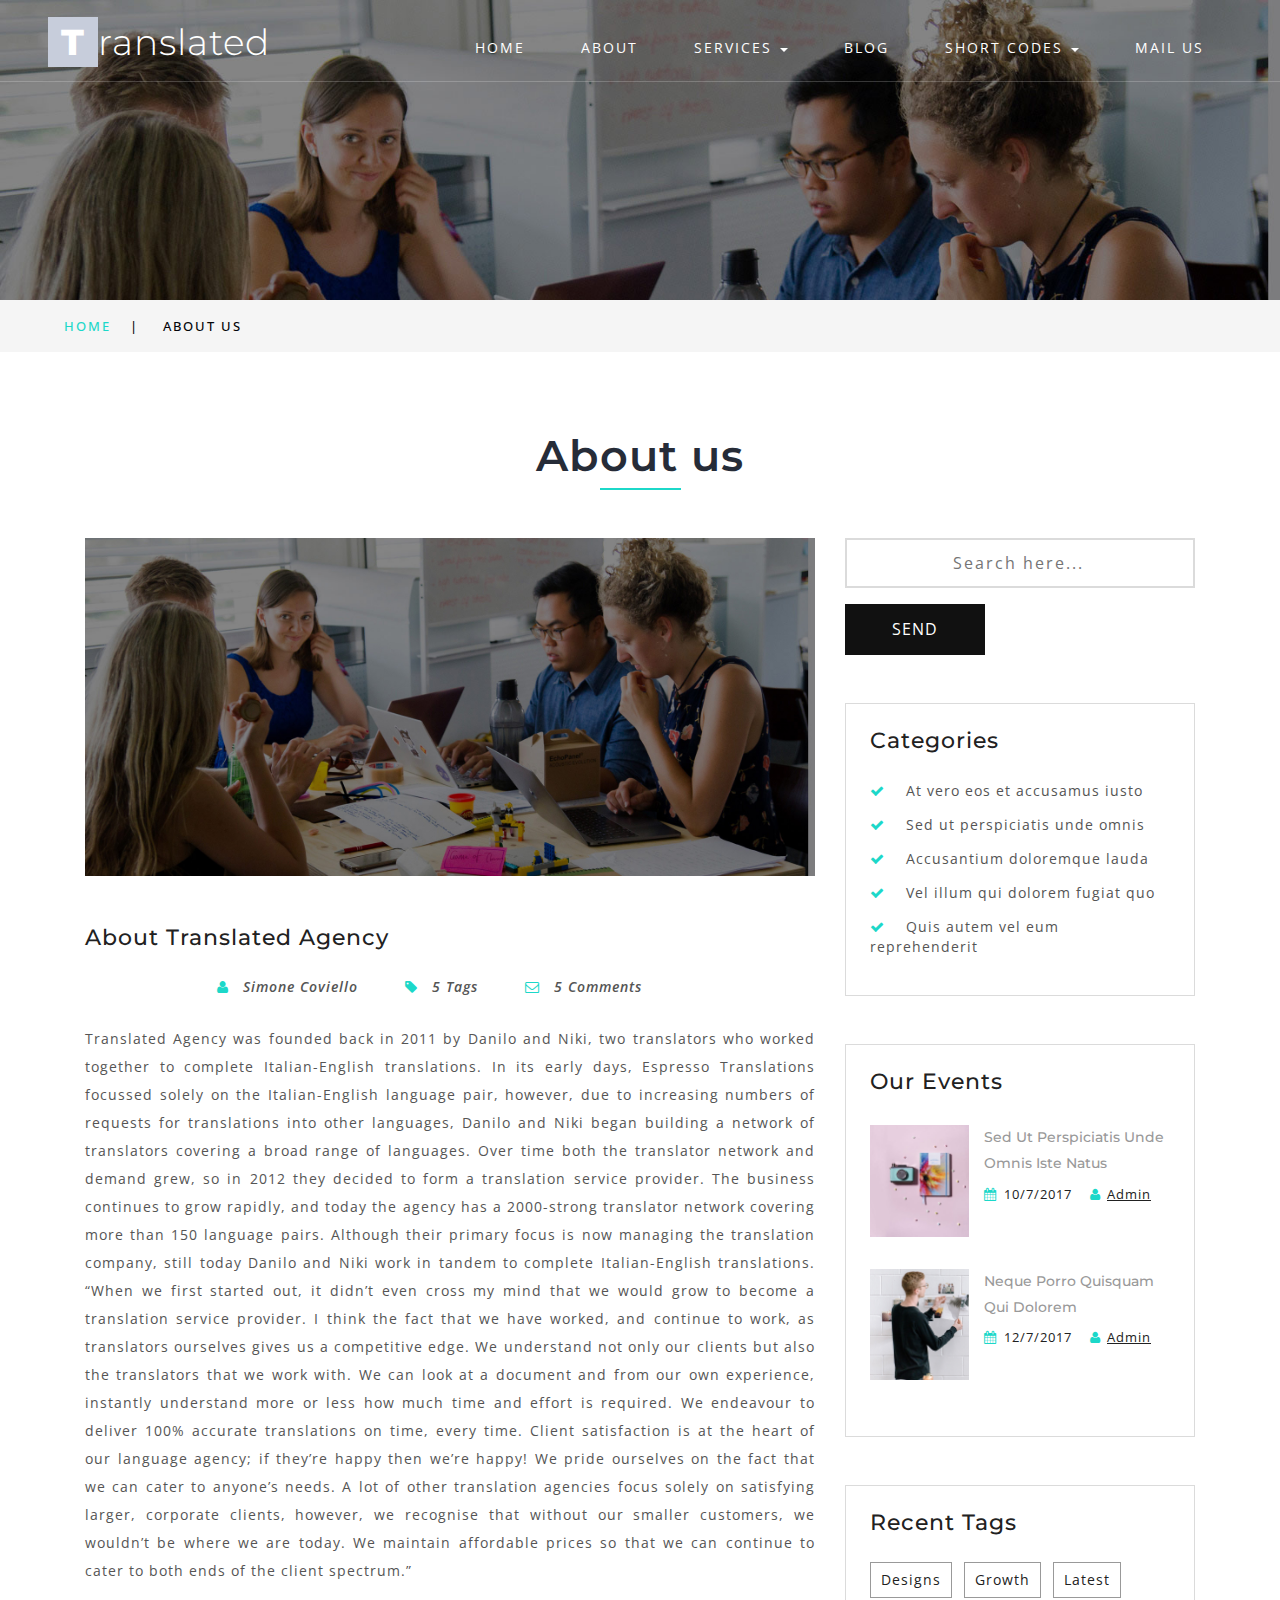
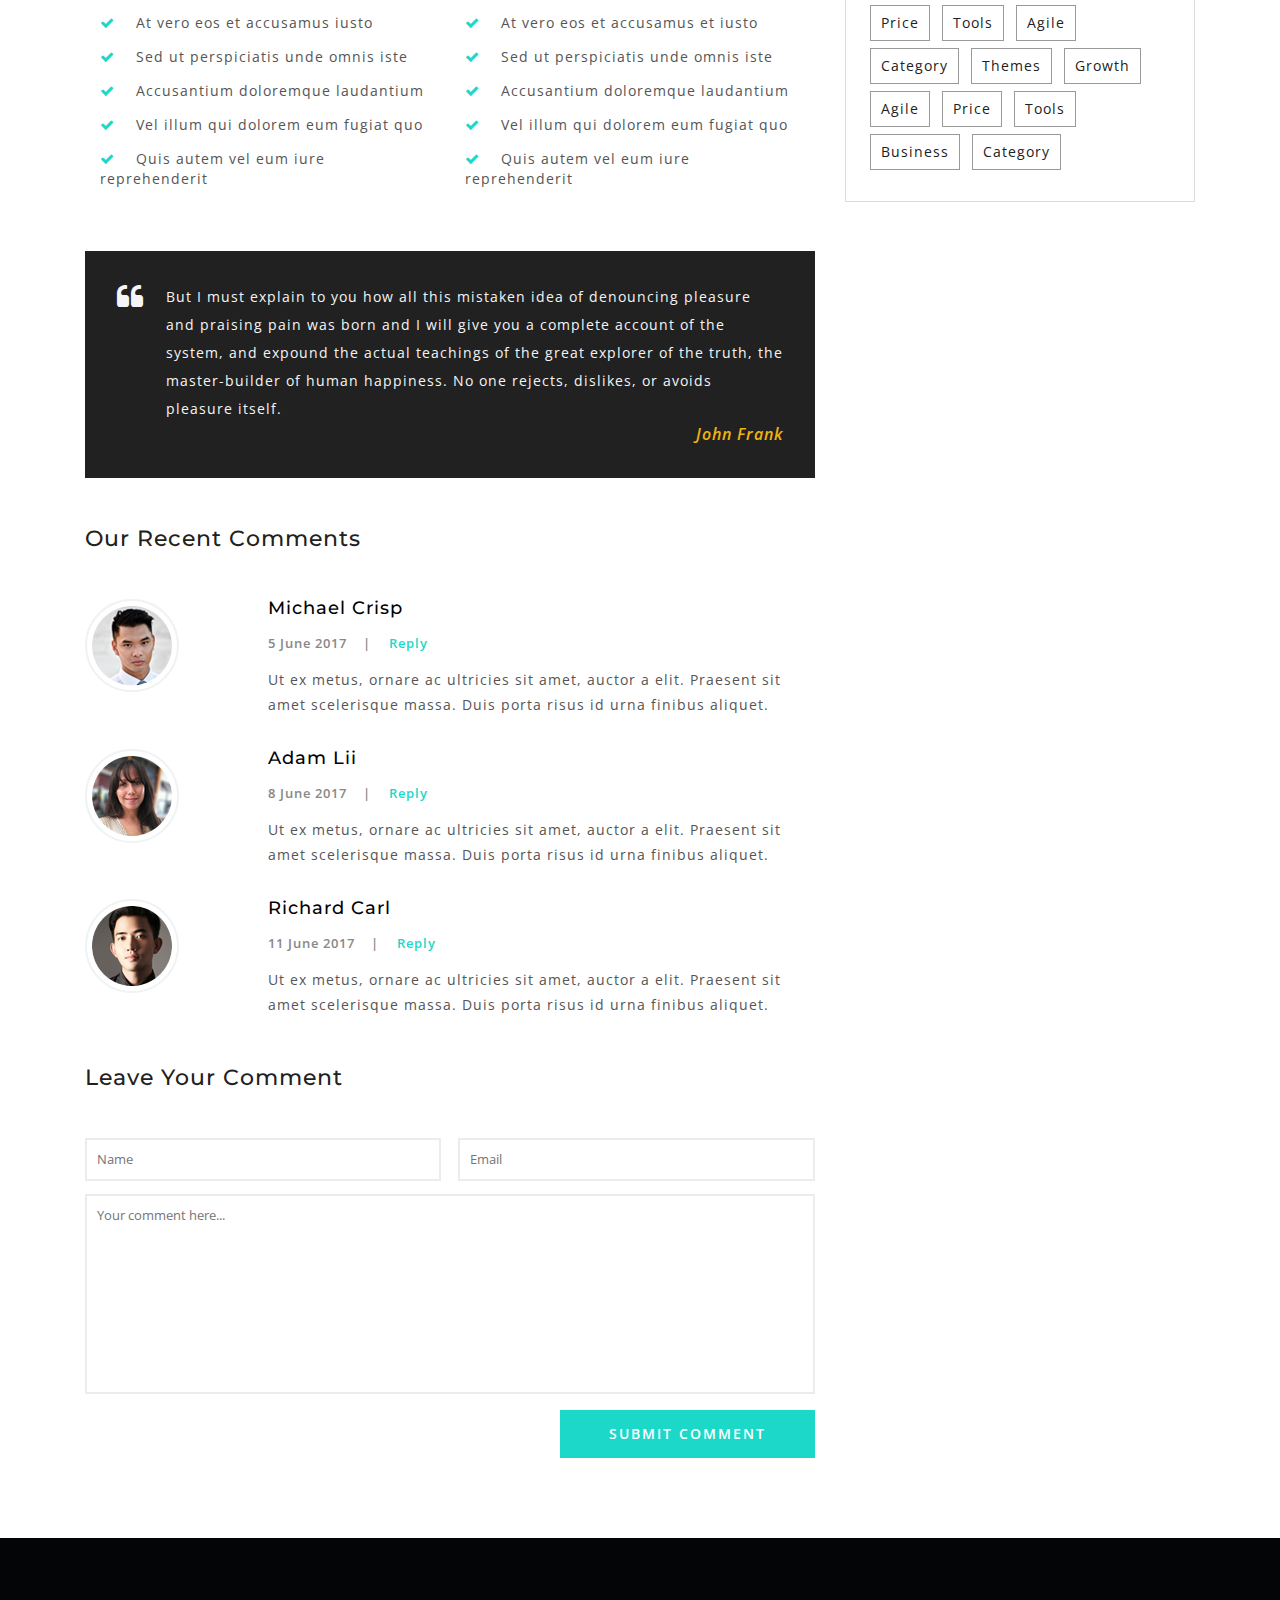
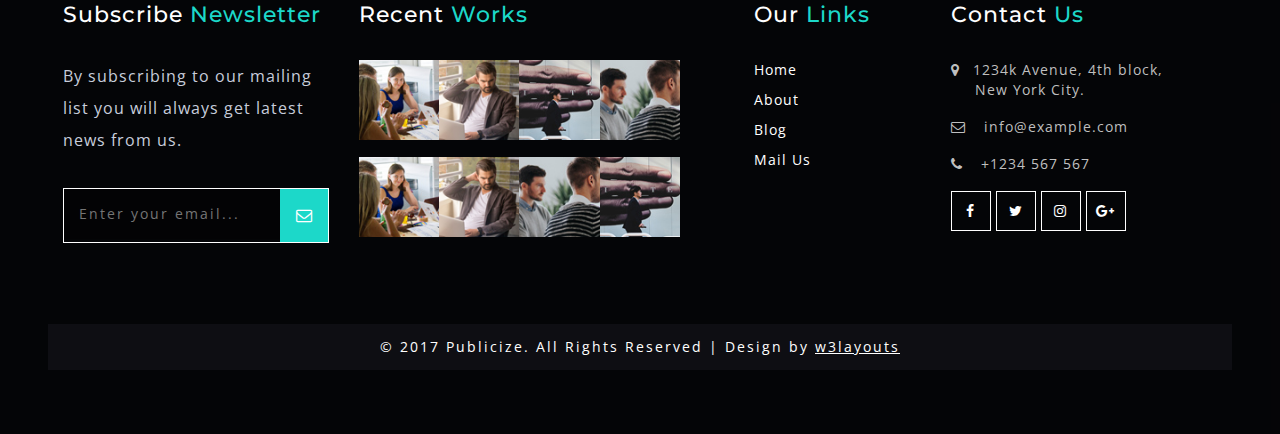
<file: single.html>
<!--
author: W3layouts
author URL: http://w3layouts.com
License: Creative Commons Attribution 3.0 Unported
License URL: http://creativecommons.org/licenses/by/3.0/
-->
<!DOCTYPE html>
<html lang="zxx">

<head>
	<title>Publicize a Corporate Category Bootstrap Responsive Website Template | Single :: w3layouts</title>
	<!-- custom-theme -->
	<meta name="viewport" content="width=device-width, initial-scale=1">
	<meta http-equiv="Content-Type" content="text/html; charset=utf-8" />
	<meta name="keywords" content="Publicize Responsive web template, Bootstrap Web Templates, Flat Web Templates, Android Compatible web template, 
Smartphone Compatible web template, free webdesigns for Nokia, Samsung, LG, SonyEricsson, Motorola web design" />
	<script type="application/x-javascript">
		addEventListener("load", function () {
			setTimeout(hideURLbar, 0);
		}, false);

		function hideURLbar() {
			window.scrollTo(0, 1);
		}
	</script>
	<!-- //custom-theme -->
	<link href="css/bootstrap.css" rel="stylesheet" type="text/css" media="all" />
    <link href="css/blog.css" rel="stylesheet" type="text/css" media="all" />
	<link href="css/single.css" rel="stylesheet" type="text/css" media="all" />
	<link href="css/style.css" rel="stylesheet" type="text/css" media="all" />
	<!-- font-awesome-icons -->
	<link href="css/font-awesome.css" rel="stylesheet">
	<!-- //font-awesome-icons -->
	<link href="//fonts.googleapis.com/css?family=Open+Sans:300,300i,400,400i,600,600i,700,700i,800" rel="stylesheet">
	<link href="//fonts.googleapis.com/css?family=Montserrat:100,100i,200,200i,300,400,400i,500,500i,600,600i,700,700i,800" rel="stylesheet">
</head>

<body>
	<!-- banner -->

	<div class="main_section_agile inner" id="home">
		<div class="agileits_w3layouts_banner_nav">

			<nav class="navbar navbar-default">
				<div class="navbar-header navbar-left">
					<button type="button" class="navbar-toggle collapsed" data-toggle="collapse" data-target="#bs-example-navbar-collapse-1">
						<span class="sr-only">Toggle navigation</span>
						<span class="icon-bar"></span>
						<span class="icon-bar"></span>
						<span class="icon-bar"></span>
					</button>
					<h1><a class="navbar-brand" href="index.html"> <span>T</span>ranslated</a></h1>

				</div>
				<!-- Collect the nav links, forms, and other content for toggling -->
				<div class="collapse navbar-collapse navbar-right" id="bs-example-navbar-collapse-1">
					<nav class="link-effect-2" id="link-effect-2">
						<ul class="nav navbar-nav">
							<li><a href="index.html" class="effect-3">Home</a></li>
							<li><a href="about.html" class="effect-3">About</a></li>
							<li class="dropdown">
								<a href="#" class="dropdown-toggle effect-3" data-toggle="dropdown">Services <b class="caret"></b></a>
								<ul class="dropdown-menu agile_short_dropdown">
									<li><a href="services.html">It Solutions</a></li>
									<li><a href="services1.html">Event Management</a></li>
								</ul>
							</li>
							<li><a href="blog.html" class="effect-3">Blog</a></li>
							<li class="dropdown">
								<a href="#" class="dropdown-toggle effect-3" data-toggle="dropdown">Short Codes <b class="caret"></b></a>
								<ul class="dropdown-menu agile_short_dropdown">
									<li><a href="icons.html">Web Icons</a></li>
									<li><a href="typography.html">Typography</a></li>
								</ul>
							</li>
							<li><a href="mail.html" class="effect-3">Mail Us</a></li>
						</ul>
					</nav>
				</div>
			</nav>
			<div class="clearfix"> </div>
		</div>
	</div>
	<!-- //banner -->
	<!--/w3_short-->
	<div class="services-breadcrumb">
		<div class="agile_inner_breadcrumb">

			<ul class="w3_short">
				<li><a href="index.html">Home</a><span>|</span></li>
				<li>About us</li>
			</ul>
		</div>
	</div>
	<!--//w3_short-->
	<!-- /blog -->
	<div class="banner-bottom inner">
		<div class="container">
			<div class="wthree_head_section">
				<h3 class="w3l_header w3_agileits_header">About us</h3>
			</div>
			<div class="agile_wthree_inner_grids">
				<div class="col-md-8 single-left">
					<div class="single-left1">
						<img src="images/banner2.jpg" alt=" " class="img-responsive" />
						<h3>About Translated Agency</h3>
						<ul>
							<li><span class="fa fa-user" aria-hidden="true"></span><a href="#">Simone Coviello</a></li>
							<li><span class="fa fa-tag" aria-hidden="true"></span><a href="#">5 Tags</a></li>
							<li><span class="fa fa-envelope-o" aria-hidden="true"></span><a href="#">5 Comments</a></li>
						</ul>
						<p style="text-align: justify;">Translated Agency was founded back in 2011 by Danilo and Niki, two translators who worked together to complete Italian-English translations. In its early days, Espresso Translations focussed solely on the Italian-English language pair, however, due to increasing numbers of requests for translations into other languages, Danilo and Niki began building a network of translators covering a broad range of languages. Over time both the translator network and demand grew, so in 2012 they decided to form a translation service provider.

The business continues to grow rapidly, and today the agency has a 2000-strong translator network covering more than 150 language pairs. Although their primary focus is now managing the translation company, still today Danilo and Niki work in tandem to complete Italian-English translations.

“When we first started out, it didn’t even cross my mind that we would grow to become a translation service provider. I think the fact that we have worked, and continue to work, as translators ourselves gives us a competitive edge.

We understand not only our clients but also the translators that we work with. We can look at a document and from our own experience, instantly understand more or less how much time and effort is required. We endeavour to deliver 100% accurate translations on time, every time. Client satisfaction is at the heart of our language agency; if they’re happy then we’re happy! 
 
We pride ourselves on the fact that we can cater to anyone’s needs. A lot of other translation agencies focus solely on satisfying larger, corporate clients, however, we recognise that without our smaller customers, we wouldn’t be where we are today. We maintain affordable prices so that we can continue to cater to both ends of the client spectrum.”
 </p>
					</div>
					<div class="single-left2">
						<div class="col-md-6 single-left2-left">
							<ul>
								<li><i class="fa fa-check" aria-hidden="true"></i><a href="single.html">At vero eos et accusamus iusto</a></li>
								<li><i class="fa fa-check" aria-hidden="true"></i><a href="single.html">Sed ut perspiciatis unde omnis iste</a></li>
								<li><i class="fa fa-check" aria-hidden="true"></i><a href="single.html">Accusantium doloremque laudantium</a></li>
								<li><i class="fa fa-check" aria-hidden="true"></i><a href="single.html">Vel illum qui dolorem eum fugiat quo</a></li>
								<li><i class="fa fa-check" aria-hidden="true"></i><a href="single.html">Quis autem vel eum iure reprehenderit</a></li>

							</ul>
						</div>
						<div class="col-md-6 single-left2-left">
							<ul>
								<li><i class="fa fa-check" aria-hidden="true"></i><a href="single.html">At vero eos et accusamus et iusto</a></li>
								<li><i class="fa fa-check" aria-hidden="true"></i><a href="single.html">Sed ut perspiciatis unde omnis iste</a></li>
								<li><i class="fa fa-check" aria-hidden="true"></i><a href="single.html">Accusantium doloremque laudantium</a></li>
								<li><i class="fa fa-check" aria-hidden="true"></i><a href="single.html">Vel illum qui dolorem eum fugiat quo</a></li>
								<li><i class="fa fa-check" aria-hidden="true"></i><a href="single.html">Quis autem vel eum iure reprehenderit</a></li>

							</ul>
						</div>
						<div class="clearfix"> </div>
					</div>
					<div class="admin">
						<p>But I must explain to you how all this mistaken idea of denouncing pleasure and praising pain was born and I will give
							you a complete account of the system, and expound the actual teachings of the great explorer of the truth, the master-builder
							of human happiness. No one rejects, dislikes, or avoids pleasure itself.</p>
						<a href="#"><i>John Frank</i></a>
					</div>
					<div class="comments">
						<h3>Our Recent Comments</h3>
						<div class="comments-grids">
							<div class="comments-grid">
								<div class="comments-grid-left">
									<img src="images/3.png" alt=" " class="img-responsive" />
								</div>
								<div class="comments-grid-right">
									<h4><a href="#">Michael Crisp</a></h4>
									<ul>
										<li>5 June 2017 <i>|</i></li>
										<li><a href="#">Reply</a></li>
									</ul>
									<p>Ut ex metus, ornare ac ultricies sit amet, auctor a elit. Praesent sit amet scelerisque massa. Duis porta risus
										id urna finibus aliquet.</p>
								</div>
								<div class="clearfix"> </div>
							</div>
							<div class="comments-grid">
								<div class="comments-grid-left">
									<img src="images/2.png" alt=" " class="img-responsive" />
								</div>
								<div class="comments-grid-right">
									<h4><a href="#">Adam Lii</a></h4>
									<ul>
										<li>8 June 2017 <i>|</i></li>
										<li><a href="#">Reply</a></li>
									</ul>
									<p>Ut ex metus, ornare ac ultricies sit amet, auctor a elit. Praesent sit amet scelerisque massa. Duis porta risus
										id urna finibus aliquet.</p>
								</div>
								<div class="clearfix"> </div>
							</div>
							<div class="comments-grid">
								<div class="comments-grid-left">
									<img src="images/1.png" alt=" " class="img-responsive" />
								</div>
								<div class="comments-grid-right">
									<h4><a href="#">Richard Carl</a></h4>
									<ul>
										<li>11 June 2017 <i>|</i></li>
										<li><a href="#">Reply</a></li>
									</ul>
									<p>Ut ex metus, ornare ac ultricies sit amet, auctor a elit. Praesent sit amet scelerisque massa. Duis porta risus
										id urna finibus aliquet.</p>
								</div>
								<div class="clearfix"> </div>
							</div>

						</div>
					</div>
					<div class="leave-coment-form">
						<h3>Leave Your Comment</h3>
						<form action="#" method="post">
							<input type="text" name="Name" placeholder="Name" required="">
							<input type="email" name="Email" placeholder="Email" required="">
							<textarea name="Message" placeholder="Your comment here..." required=""></textarea>
							<div class="w3_single_submit">
								<input type="submit" value="Submit Comment">
							</div>
						</form>
					</div>
				</div>

				<div class="col-md-4 event-right wthree-event-right">
					<div class="event-right1 agileinfo-event-right1">
						<div class="search1 agileits-search1">
							<form action="#" method="post">
								<input type="search" name="Search" placeholder="Search here..." required="">
								<input type="submit" value="Send">
							</form>
						</div>
						<div class="categories w3ls-categories">
							<h3>Categories</h3>
							<ul>
								<li><i class="fa fa-check" aria-hidden="true"></i><a href="single.html">At vero eos et accusamus iusto</a></li>
								<li><i class="fa fa-check" aria-hidden="true"></i><a href="single.html">Sed ut perspiciatis unde omnis</a></li>
								<li><i class="fa fa-check" aria-hidden="true"></i><a href="single.html">Accusantium doloremque lauda</a></li>
								<li><i class="fa fa-check" aria-hidden="true"></i><a href="single.html">Vel illum qui dolorem fugiat quo</a></li>
								<li><i class="fa fa-check" aria-hidden="true"></i><a href="single.html">Quis autem vel eum reprehenderit</a></li>

							</ul>
						</div>
						<div class="posts w3l-posts">
							<h3>Our Events</h3>
							<div class="posts-grids w3-posts-grids">
								<div class="posts-grid w3-posts-grid">
									<div class="posts-grid-left w3-posts-grid-left">
										<a href="single.html"><img src="images/g3.jpg" alt=" " class="img-responsive" /></a>
									</div>
									<div class="posts-grid-right w3-posts-grid-right">
										<h4><a href="single.html">Sed ut perspiciatis unde omnis iste natus</a></h4>
										<ul class="wthree_blog_events_list">
											<li><i class="fa fa-calendar" aria-hidden="true"></i>10/7/2017</li>
											<li><i class="fa fa-user" aria-hidden="true"></i><a href="single.html">Admin</a></li>
										</ul>
									</div>
									<div class="clearfix"> </div>
								</div>
								<div class="posts-grid w3-posts-grid">
									<div class="posts-grid-left w3-posts-grid-left">
										<a href="single.html"><img src="images/g6.jpg" alt=" " class="img-responsive" /></a>
									</div>
									<div class="posts-grid-right w3-posts-grid-right">
										<h4><a href="single.html">Neque porro quisquam qui dolorem</a></h4>
										<ul class="wthree_blog_events_list">
											<li><i class="fa fa-calendar" aria-hidden="true"></i>12/7/2017</li>
											<li><i class="fa fa-user" aria-hidden="true"></i><a href="single.html">Admin</a></li>
										</ul>
									</div>
									<div class="clearfix"> </div>
								</div>
							</div>
						</div>
						<div class="tags tags1 w3layouts-tags">
							<h3>Recent Tags</h3>
							<ul>
								<li><a href="single.html">Designs</a></li>
								<li><a href="single.html">Growth</a></li>
								<li><a href="single.html">Latest</a></li>
								<li><a href="single.html">Price</a></li>
								<li><a href="single.html">Tools</a></li>
								<li><a href="single.html">Agile</a></li>
								<li><a href="single.html">Category</a></li>
								<li><a href="single.html">Themes</a></li>
								<li><a href="single.html">Growth</a></li>
								<li><a href="single.html">Agile</a></li>
								<li><a href="single.html">Price</a></li>
								<li><a href="single.html">Tools</a></li>
								<li><a href="single.html">Business</a></li>
								<li><a href="single.html">Category</a></li>
							</ul>
						</div>
					</div>
				</div>
				<div class="clearfix"> </div>
			</div>
		</div>
	</div>
	<!-- //blog -->


	<!-- footer -->
	<div class="footer">
		<div class="f-bg-w3l">
				<div class="col-md-3 w3layouts_footer_grid">
					<h2>Subscribe <span>Newsletter</span></h2>
					<p>By subscribing to our mailing list you will always get latest news from us.</p>
					<form action="#" method="post">
						<input type="email" name="Email" placeholder="Enter your email..." required="">
						<button class="btn1"><i class="fa fa-envelope-o" aria-hidden="true"></i></button>
						<div class="clearfix"> </div>
					</form>
					
				
				</div>
				<div class="col-md-4 w3layouts_footer_grid">
					<h3>Recent <span>Works</span></h3>
					 <ul class="con_inner_text midimg">
						<li><a href="#"><img src="images/banner22.jpg" alt="" class="img-responsive" /></a></li>
					    <li><a href="#"><img src="images/banner33.jpg" alt="" class="img-responsive" /></a></li>
						<li><a href="#"><img src="images/banner44.jpg" alt="" class="img-responsive" /></a></li>
						<li><a href="#"><img src="images/banner11.jpg" alt="" class="img-responsive" /></a></li>
						<li><a href="#"><img src="images/banner22.jpg" alt="" class="img-responsive" /></a></li>
					    <li><a href="#"><img src="images/banner33.jpg" alt="" class="img-responsive" /></a></li>
						 <li><a href="#"><img src="images/banner11.jpg" alt="" class="img-responsive" /></a></li>
						<li><a href="#"><img src="images/banner44.jpg" alt="" class="img-responsive" /></a></li>
				     </ul>
					
				</div>
				<div class="col-md-2 w3layouts_footer_grid">
					<h3>Our <span>Links</span> </h3>
					  <ul class="links">
							<li><a href="index.html">Home</a></li>
							<li><a href="about.html">About</a></li>
							<li><a href="blog.html">Blog</a></li>
							<li><a href="mail.html">Mail Us</a></li>
						</ul>
				</div>
				<div class="col-md-3 w3layouts_footer_grid">
					<h2>Contact <span>Us</span></h2>
					    <ul class="con_inner_text">
							<li><span class="fa fa-map-marker" aria-hidden="true"></span>1234k Avenue, 4th block, <label> New York City.</label></li>
							<li><span class="fa fa-envelope-o" aria-hidden="true"></span> <a href="mailto:info@example.com">info@example.com</a></li>
							<li><span class="fa fa-phone" aria-hidden="true"></span> +1234 567 567</li>
						</ul>

					<ul class="social_agileinfo">
						<li><a href="#" class="w3_facebook"><i class="fa fa-facebook"></i></a></li>
						<li><a href="#" class="w3_twitter"><i class="fa fa-twitter"></i></a></li>
						<li><a href="#" class="w3_instagram"><i class="fa fa-instagram"></i></a></li>
						<li><a href="#" class="w3_google"><i class="fa fa-google-plus"></i></a></li>
					</ul>
				</div>


				<div class="clearfix"> </div>
					<p class="copyright">© 2017 Publicize. All Rights Reserved | Design by <a href="https://w3layouts.com/" target="_blank">w3layouts</a></p>
			</div>
	</div>
	<!-- //footer -->


	<!-- js -->
	<script type="text/javascript" src="js/jquery-2.1.4.min.js"></script>
	<!-- //js -->
	<script src="js/modernizr-2.6.2.min.js"></script>
	<!-- //nav -->
	<script type="text/javascript" src="js/bootstrap-3.1.1.min.js"></script>


</body>

</html>
</file>
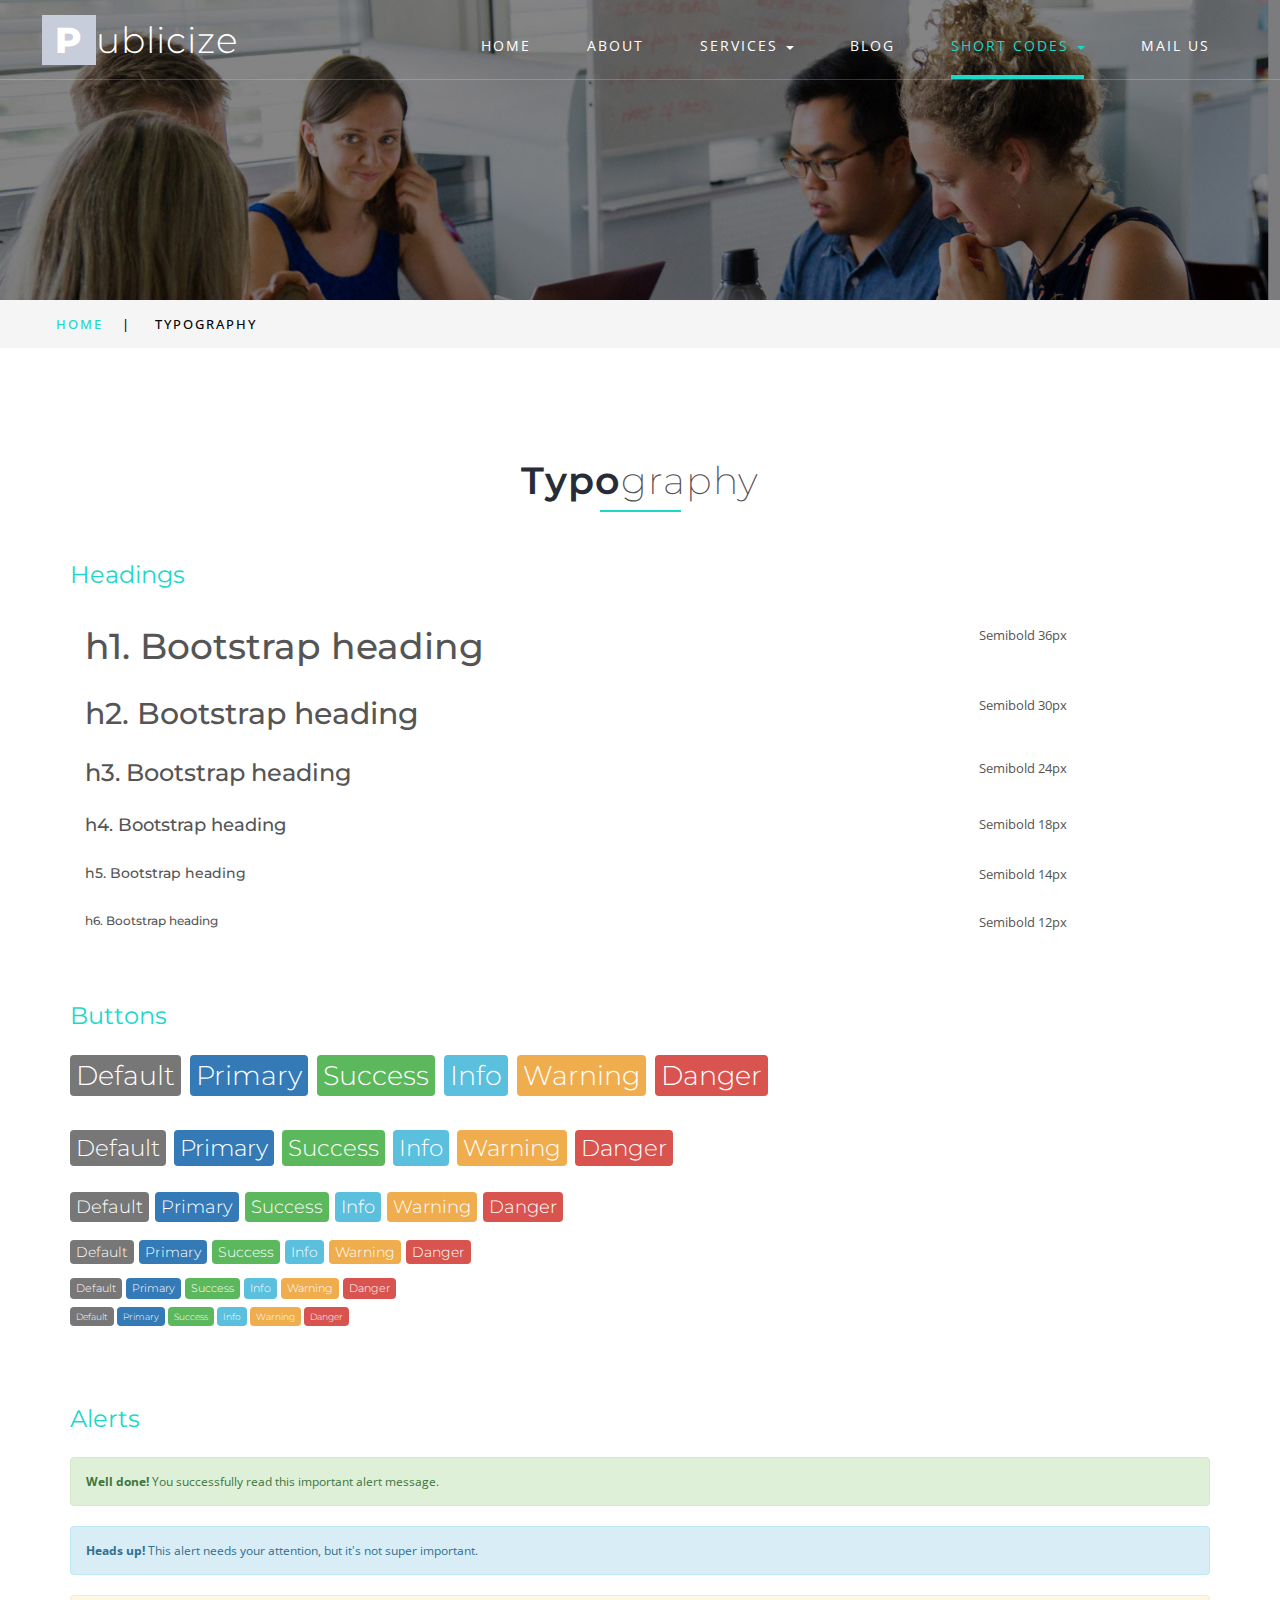
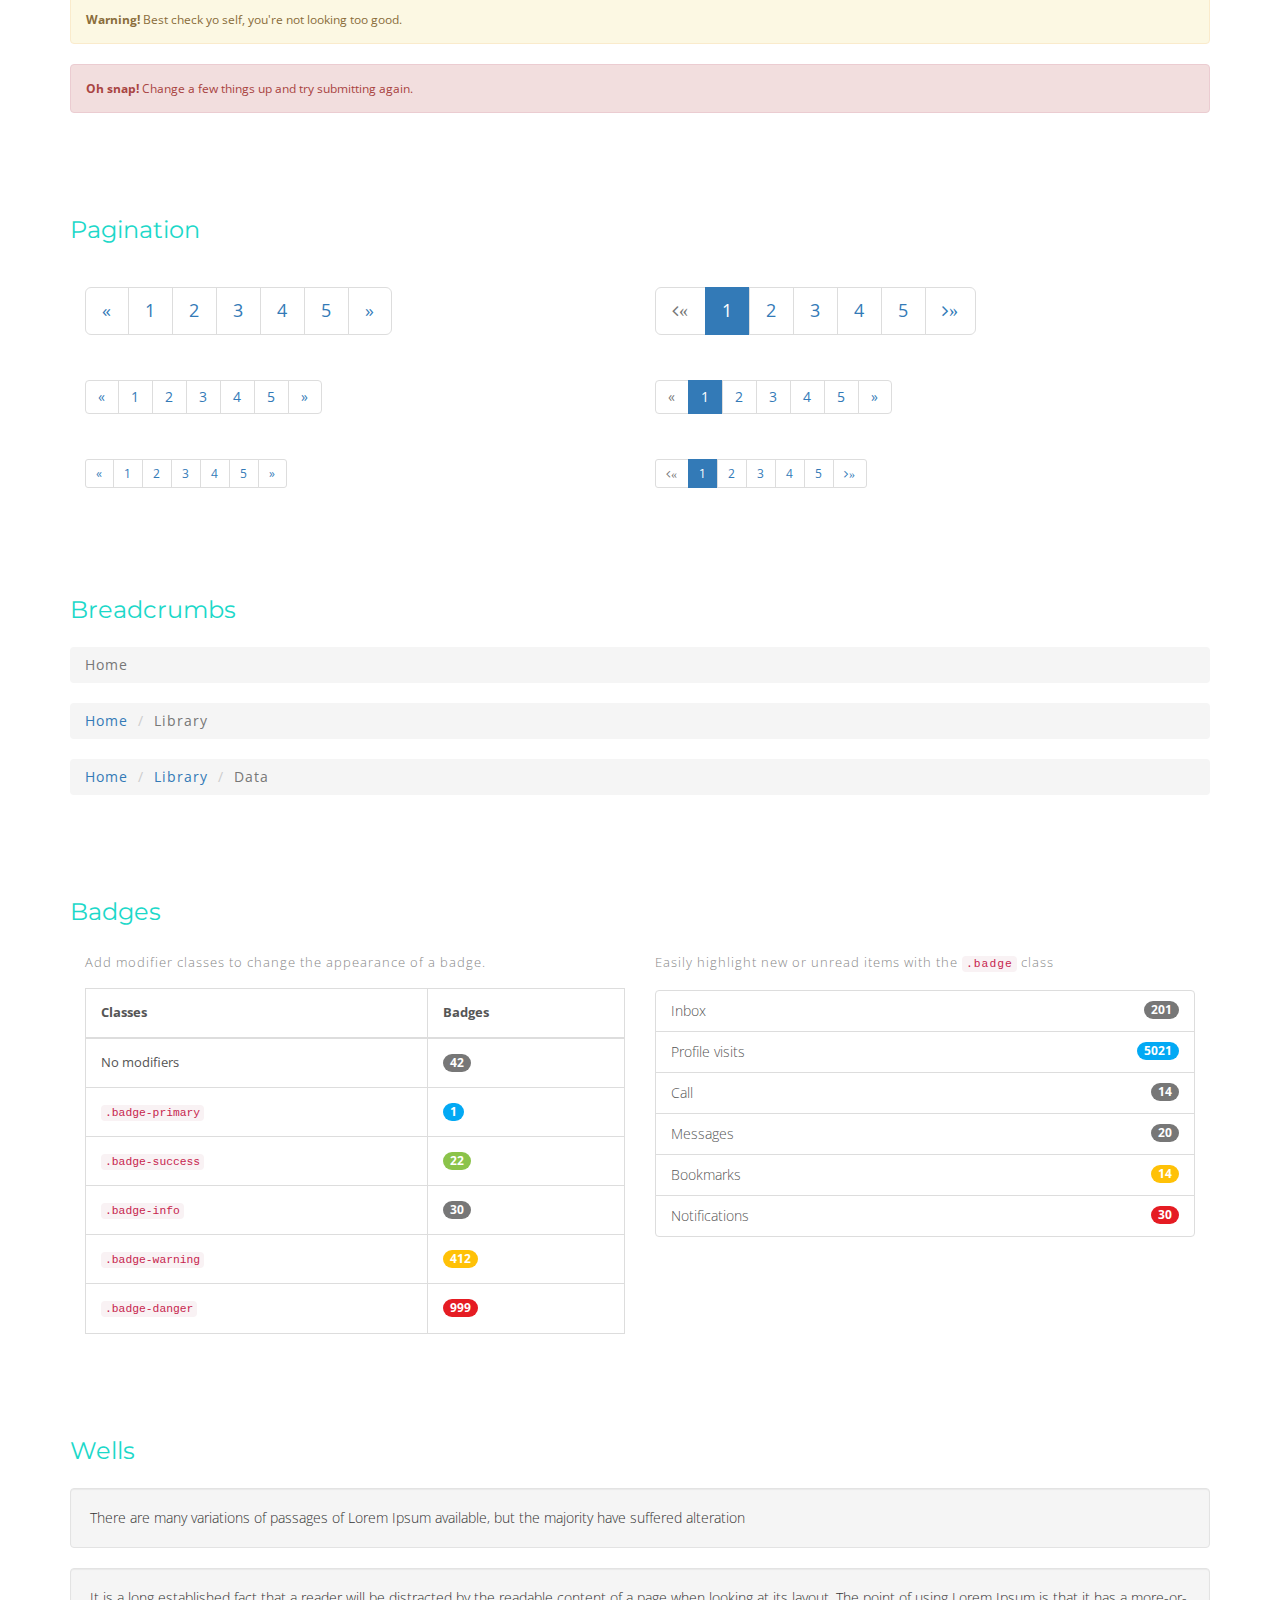
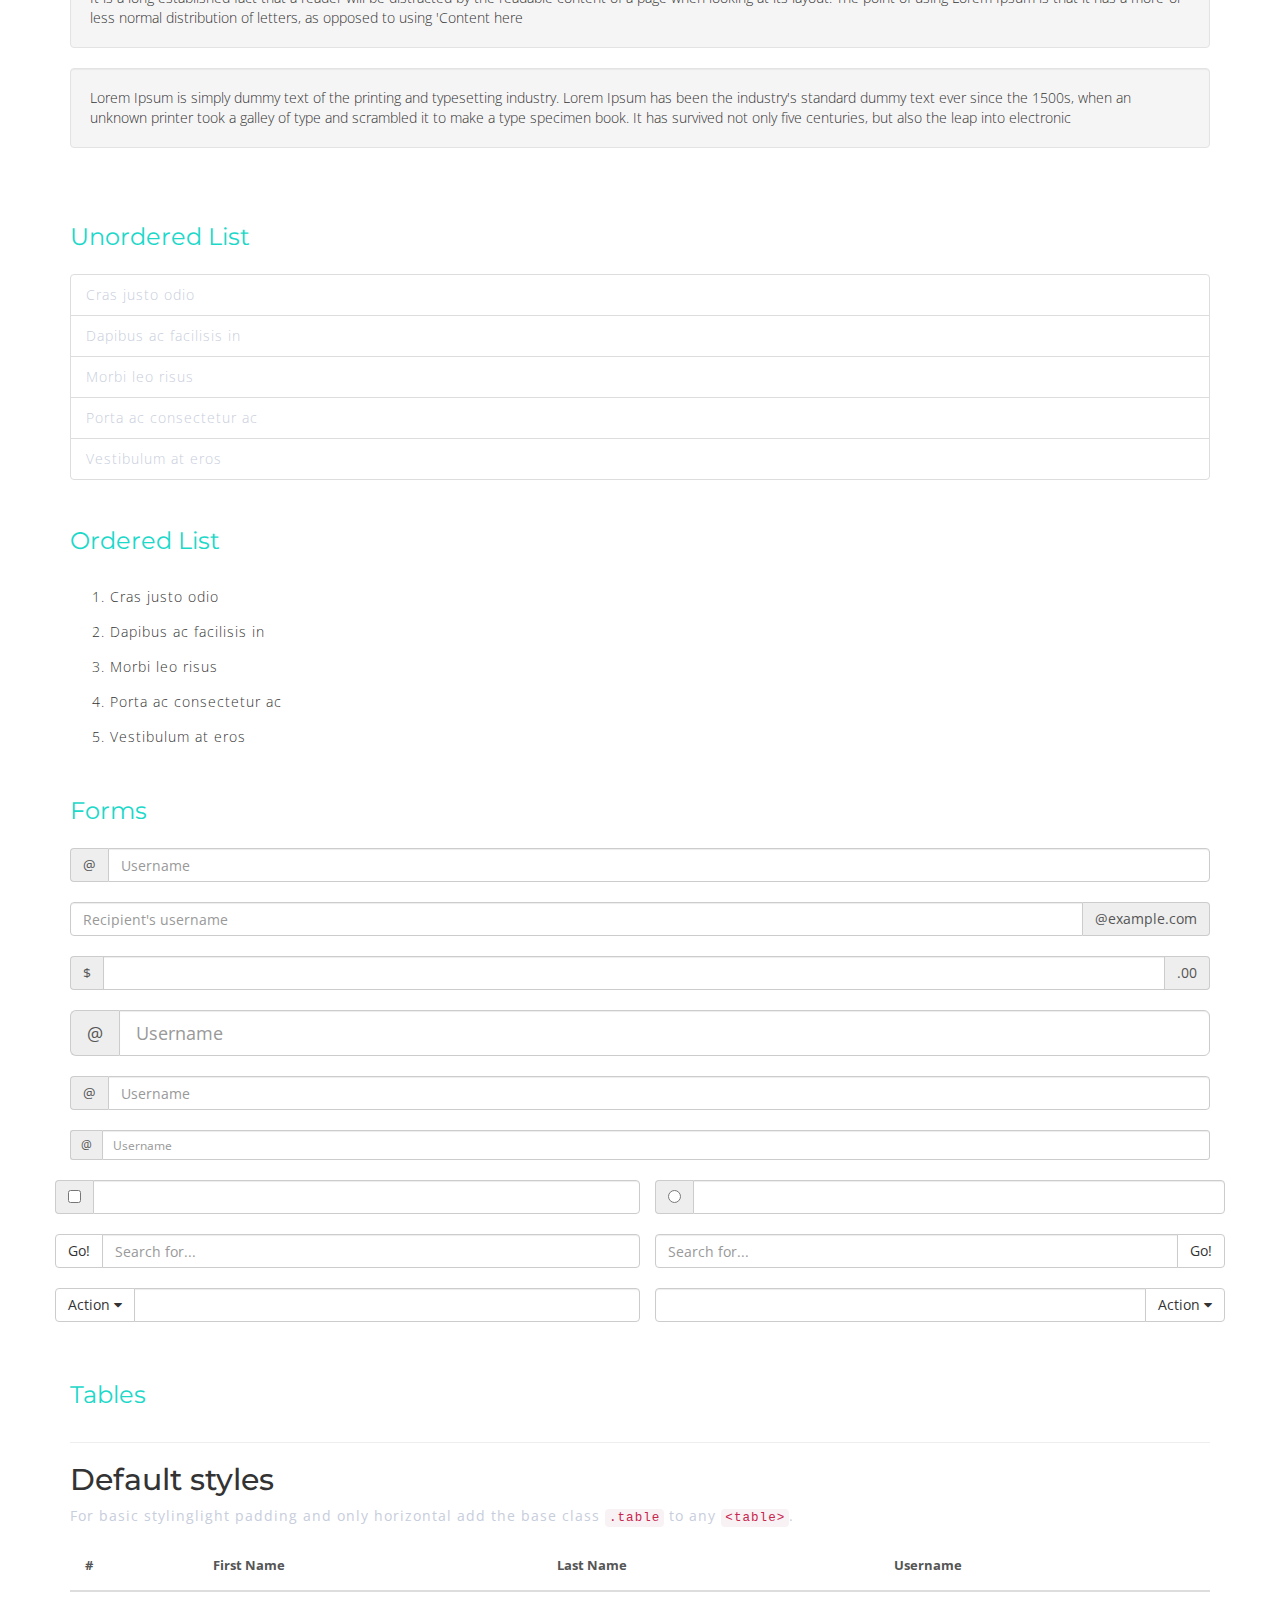
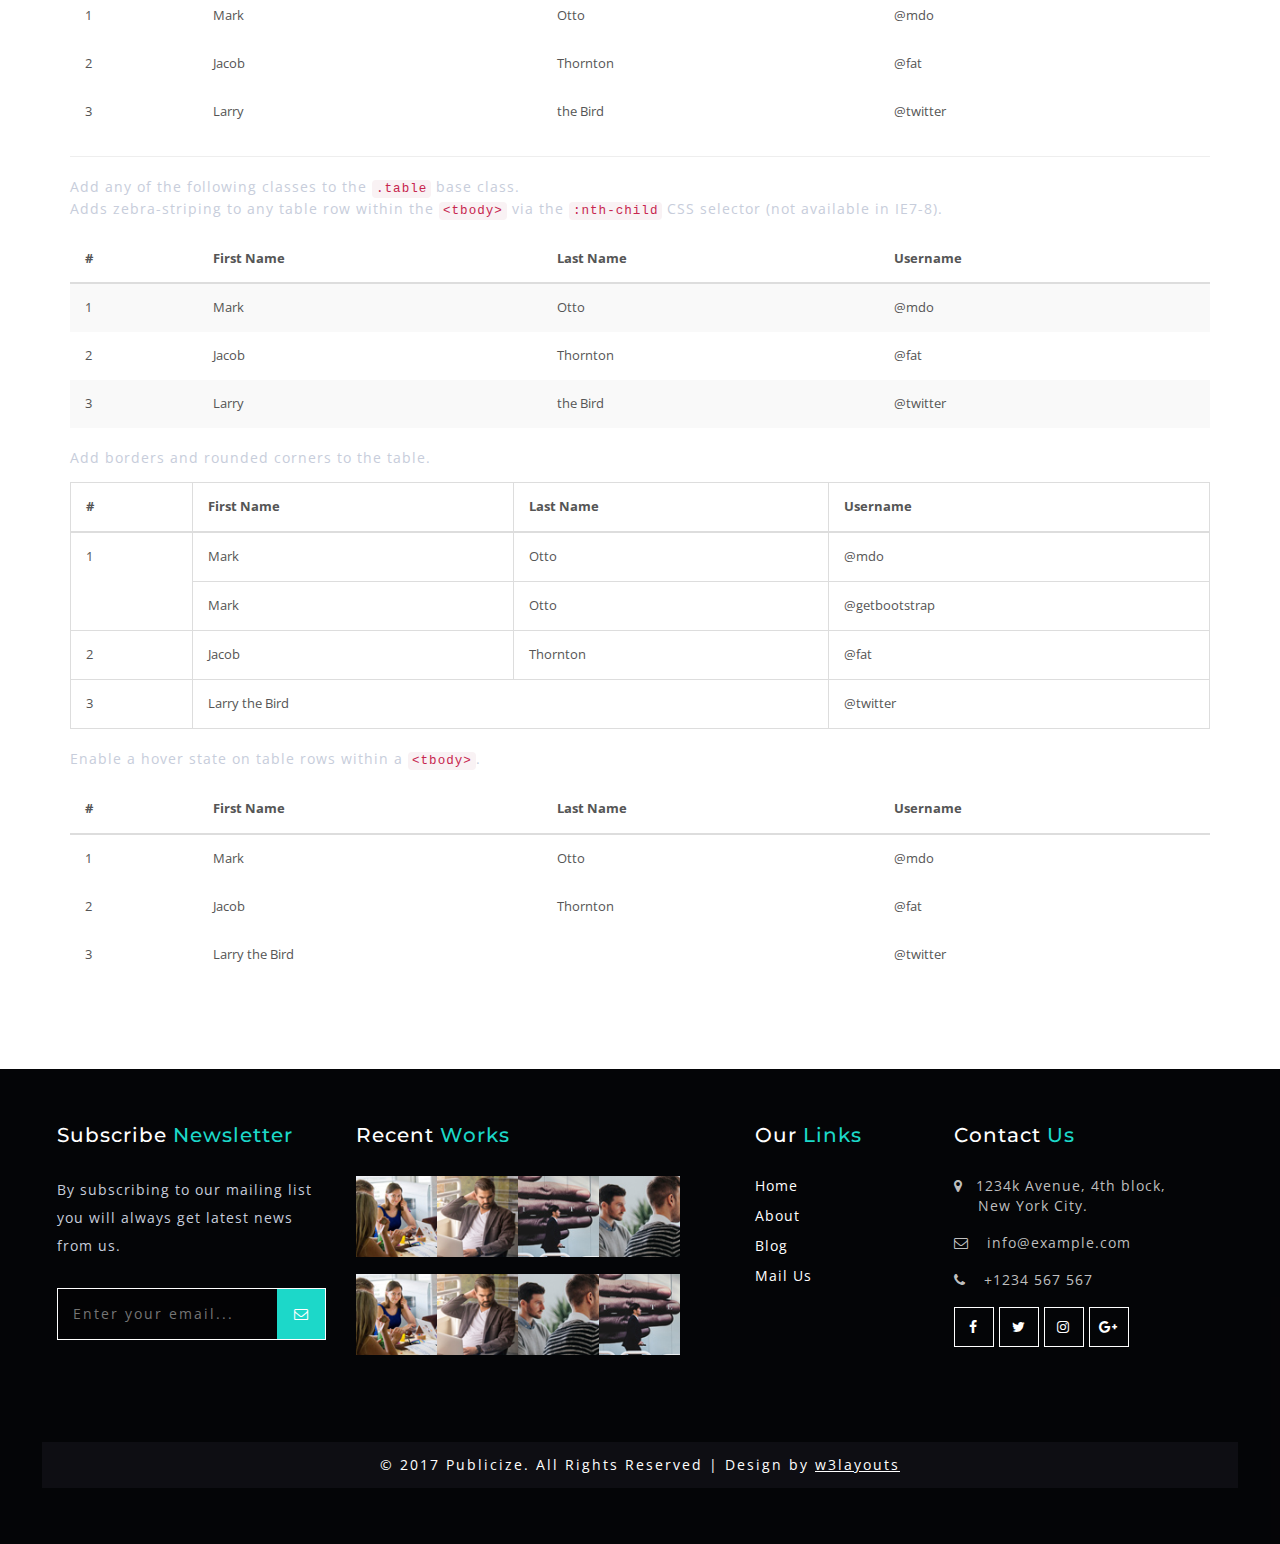
<file: typography.html>
<!--
author: W3layouts
author URL: http://w3layouts.com
License: Creative Commons Attribution 3.0 Unported
License URL: http://creativecommons.org/licenses/by/3.0/
-->
<!DOCTYPE html>
<html lang="zxx">

<head>
	<title>Publicize a Corporate Category Bootstrap Responsive Website Template | Typography :: w3layouts</title>
	<!-- custom-theme -->
	<meta name="viewport" content="width=device-width, initial-scale=1">
	<meta http-equiv="Content-Type" content="text/html; charset=utf-8" />
	<meta name="keywords" content="Publicize Responsive web template, Bootstrap Web Templates, Flat Web Templates, Android Compatible web template, 
Smartphone Compatible web template, free webdesigns for Nokia, Samsung, LG, SonyEricsson, Motorola web design" />
	<script type="application/x-javascript">
		addEventListener("load", function () {
			setTimeout(hideURLbar, 0);
		}, false);

		function hideURLbar() {
			window.scrollTo(0, 1);
		}
	</script>
	<!-- //custom-theme -->
	<link href="css/bootstrap.css" rel="stylesheet" type="text/css" media="all" />
	<link href="css/style.css" rel="stylesheet" type="text/css" media="all" />
	<!-- font-awesome-icons -->
	<link href="css/font-awesome.css" rel="stylesheet">
	<!-- //font-awesome-icons -->
	<link href="//fonts.googleapis.com/css?family=Open+Sans:300,300i,400,400i,600,600i,700,700i,800" rel="stylesheet">
	<link href="//fonts.googleapis.com/css?family=Montserrat:100,100i,200,200i,300,400,400i,500,500i,600,600i,700,700i,800" rel="stylesheet">
</head>
<body>
	<!-- banner -->

	<div class="main_section_agile inner" id="home">
		<div class="agileits_w3layouts_banner_nav">

			<nav class="navbar navbar-default">
				<div class="navbar-header navbar-left">
					<button type="button" class="navbar-toggle collapsed" data-toggle="collapse" data-target="#bs-example-navbar-collapse-1">
						<span class="sr-only">Toggle navigation</span>
						<span class="icon-bar"></span>
						<span class="icon-bar"></span>
						<span class="icon-bar"></span>
					</button>
					<h1><a class="navbar-brand" href="index.html"> <span>P</span>ublicize</a></h1>

				</div>
				<!-- Collect the nav links, forms, and other content for toggling -->
				<div class="collapse navbar-collapse navbar-right" id="bs-example-navbar-collapse-1">
					<nav class="link-effect-2" id="link-effect-2">
						<ul class="nav navbar-nav">
							<li><a href="index.html" class="effect-3">Home</a></li>
							<li><a href="about.html" class="effect-3">About</a></li>
							<li class="dropdown">
								<a href="#" class="dropdown-toggle effect-3" data-toggle="dropdown">Services <b class="caret"></b></a>
								<ul class="dropdown-menu agile_short_dropdown">
									<li><a href="services.html">It Solutions</a></li>
									<li><a href="services1.html">Event Management</a></li>
								</ul>
							</li>
							<li><a href="blog.html" class="effect-3">Blog</a></li>
							<li class="dropdown active">
								<a href="#" class="dropdown-toggle effect-3" data-toggle="dropdown">Short Codes <b class="caret"></b></a>
								<ul class="dropdown-menu agile_short_dropdown">
									<li><a href="icons.html">Web Icons</a></li>
									<li><a href="typography.html">Typography</a></li>
								</ul>
							</li>
							<li><a href="mail.html" class="effect-3">Mail Us</a></li>
						</ul>
					</nav>
				</div>
			</nav>
			<div class="clearfix"> </div>
		</div>
	</div>
	<!-- //banner -->
	<!--/w3_short-->
	<div class="services-breadcrumb">
		<div class="agile_inner_breadcrumb">

			<ul class="w3_short">
				<li><a href="index.html">Home</a><span>|</span></li>
				<li>Typography</li>
			</ul>
		</div>
	</div>
	<!--//w3_short-->
	 <!-- /Typography-->
    <div class="banner-bottom">
        <div class="container">
            <div class="wthree_head_section">
                <h3 class="w3l_header w3_agileits_header">Typo<span>graphy</span></h3>
            </div>
            <div class="agile_wthree_inner_grids">
                <div class="grid_3 grid_4 w3layouts">
                    <h3 class="hdg">Headings</h3>
                    <div class="bs-example">
                        <table class="table">
                            <tbody>
                                <tr>
                                    <td>
                                        <h1 id="h1.-bootstrap-heading">h1. Bootstrap heading<a class="anchorjs-link" href="#h1.-bootstrap-heading"><span class="anchorjs-icon"></span></a></h1>
                                    </td>
                                    <td class="type-info">Semibold 36px</td>
                                </tr>
                                <tr>
                                    <td>
                                        <h2 id="h2.-bootstrap-heading">h2. Bootstrap heading<a class="anchorjs-link" href="#h2.-bootstrap-heading"><span class="anchorjs-icon"></span></a></h2>
                                    </td>
                                    <td class="type-info">Semibold 30px</td>
                                </tr>
                                <tr>
                                    <td>
                                        <h3 id="h3.-bootstrap-heading">h3. Bootstrap heading<a class="anchorjs-link" href="#h3.-bootstrap-heading"><span class="anchorjs-icon"></span></a></h3>
                                    </td>
                                    <td class="type-info">Semibold 24px</td>
                                </tr>
                                <tr>
                                    <td>
                                        <h4 id="h4.-bootstrap-heading">h4. Bootstrap heading<a class="anchorjs-link" href="#h4.-bootstrap-heading"><span class="anchorjs-icon"></span></a></h4>
                                    </td>
                                    <td class="type-info">Semibold 18px</td>
                                </tr>
                                <tr>
                                    <td>
                                        <h5 id="h5.-bootstrap-heading">h5. Bootstrap heading<a class="anchorjs-link" href="#h5.-bootstrap-heading"><span class="anchorjs-icon"></span></a></h5>
                                    </td>
                                    <td class="type-info">Semibold 14px</td>
                                </tr>
                                <tr>
                                    <td>
                                        <h6>h6. Bootstrap heading</h6>
                                    </td>
                                    <td class="type-info">Semibold 12px</td>
                                </tr>
                            </tbody>
                        </table>
                    </div>
                </div>
                <div class="grid_3 grid_5 w3">
                    <h3>Buttons</h3>
                    <h1>
                        <a href="#"><span class="label label-default">Default</span></a>
                        <a href="#"><span class="label label-primary">Primary</span></a>
                        <a href="#"><span class="label label-success">Success</span></a>
                        <a href="#"><span class="label label-info">Info</span></a>
                        <a href="#"><span class="label label-warning">Warning</span></a>
                        <a href="#"><span class="label label-danger">Danger</span></a>
                    </h1>
                    <h2>
                        <a href="#"><span class="label label-default">Default</span></a>
                        <a href="#"><span class="label label-primary">Primary</span></a>
                        <a href="#"><span class="label label-success">Success</span></a>
                        <a href="#"><span class="label label-info">Info</span></a>
                        <a href="#"><span class="label label-warning">Warning</span></a>
                        <a href="#"><span class="label label-danger">Danger</span></a>
                    </h2>
                    <h3>
                        <a href="#"><span class="label label-default">Default</span></a>
                        <a href="#"><span class="label label-primary">Primary</span></a>
                        <a href="#"><span class="label label-success">Success</span></a>
                        <a href="#"><span class="label label-info">Info</span></a>
                        <a href="#"><span class="label label-warning">Warning</span></a>
                        <a href="#"><span class="label label-danger">Danger</span></a>
                    </h3>
                    <h4>
                        <a href="#"><span class="label label-default">Default</span></a>
                        <a href="#"><span class="label label-primary">Primary</span></a>
                        <a href="#"><span class="label label-success">Success</span></a>
                        <a href="#"><span class="label label-info">Info</span></a>
                        <a href="#"><span class="label label-warning">Warning</span></a>
                        <a href="#"><span class="label label-danger">Danger</span></a>
                    </h4>
                    <h5>
                        <a href="#"><span class="label label-default">Default</span></a>
                        <a href="#"><span class="label label-primary">Primary</span></a>
                        <a href="#"><span class="label label-success">Success</span></a>
                        <a href="#"><span class="label label-info">Info</span></a>
                        <a href="#"><span class="label label-warning">Warning</span></a>
                        <a href="#"><span class="label label-danger">Danger</span></a>
                    </h5>
                    <h6>
                        <a href="#"><span class="label label-default">Default</span></a>
                        <a href="#"><span class="label label-primary">Primary</span></a>
                        <a href="#"><span class="label label-success">Success</span></a>
                        <a href="#"><span class="label label-info">Info</span></a>
                        <a href="#"><span class="label label-warning">Warning</span></a>
                        <a href="#"><span class="label label-danger">Danger</span></a>
                    </h6>
                </div>
                <div class="grid_3 grid_5 w3ls">
                    <h3>Alerts</h3>
                    <div class="alert alert-success" role="alert">
                        <strong>Well done!</strong> You successfully read this important alert message.
                    </div>
                    <div class="alert alert-info" role="alert">
                        <strong>Heads up!</strong> This alert needs your attention, but it's not super important.
                    </div>
                    <div class="alert alert-warning" role="alert">
                        <strong>Warning!</strong> Best check yo self, you're not looking too good.
                    </div>
                    <div class="alert alert-danger" role="alert">
                        <strong>Oh snap!</strong> Change a few things up and try submitting again.
                    </div>
                </div>
                <div class="grid_3 grid_5 agileits">
                    <h3>Pagination</h3>
                    <div class="col-md-6">
                        <nav>
                            <ul class="pagination pagination-lg">
                                <li><a href="#" aria-label="Previous"><span aria-hidden="true">«</span></a></li>
                                <li><a href="#">1</a></li>
                                <li><a href="#">2</a></li>
                                <li><a href="#">3</a></li>
                                <li><a href="#">4</a></li>
                                <li><a href="#">5</a></li>
                                <li><a href="#" aria-label="Next"><span aria-hidden="true">»</span></a></li>
                            </ul>
                        </nav>
                        <nav>
                            <ul class="pagination">
                                <li><a href="#" aria-label="Previous"><span aria-hidden="true">«</span></a></li>
                                <li><a href="#">1</a></li>
                                <li><a href="#">2</a></li>
                                <li><a href="#">3</a></li>
                                <li><a href="#">4</a></li>
                                <li><a href="#">5</a></li>
                                <li><a href="#" aria-label="Next"><span aria-hidden="true">»</span></a></li>
                            </ul>
                        </nav>
                        <nav>
                            <ul class="pagination pagination-sm">
                                <li><a href="#" aria-label="Previous"><span aria-hidden="true">«</span></a></li>
                                <li><a href="#">1</a></li>
                                <li><a href="#">2</a></li>
                                <li><a href="#">3</a></li>
                                <li><a href="#">4</a></li>
                                <li><a href="#">5</a></li>
                                <li><a href="#" aria-label="Next"><span aria-hidden="true">»</span></a></li>
                            </ul>
                        </nav>
                    </div>
                    <div class="col-md-6">
                        <ul class="pagination pagination-lg">
                            <li class="disabled"><a href="#"><i class="fa fa-angle-left">«</i></a></li>
                            <li class="active"><a href="#">1</a></li>
                            <li><a href="#">2</a></li>
                            <li><a href="#">3</a></li>
                            <li><a href="#">4</a></li>
                            <li><a href="#">5</a></li>
                            <li><a href="#"><i class="fa fa-angle-right">»</i></a></li>
                        </ul>
                        <nav>
                            <ul class="pagination">
                                <li class="disabled"><a href="#" aria-label="Previous"><span aria-hidden="true">«</span></a></li>
                                <li class="active"><a href="#">1 <span class="sr-only">(current)</span></a></li>
                                <li><a href="#">2</a></li>
                                <li><a href="#">3</a></li>
                                <li><a href="#">4</a></li>
                                <li><a href="#">5</a></li>
                                <li><a href="#" aria-label="Next"><span aria-hidden="true">»</span></a></li>
                            </ul>
                        </nav>
                        <ul class="pagination pagination-sm">
                            <li class="disabled"><a href="#"><i class="fa fa-angle-left">«</i></a></li>
                            <li class="active"><a href="#">1</a></li>
                            <li><a href="#">2</a></li>
                            <li><a href="#">3</a></li>
                            <li><a href="#">4</a></li>
                            <li><a href="#">5</a></li>
                            <li><a href="#"><i class="fa fa-angle-right">»</i></a></li>
                        </ul>
                    </div>
                    <div class="clearfix"> </div>
                </div>
                <div class="grid_3 grid_5 agileinfo">
                    <h3>Breadcrumbs</h3>
                    <ol class="breadcrumb">
                        <li class="active">Home</li>
                    </ol>
                    <ol class="breadcrumb">
                        <li><a href="#">Home</a></li>
                        <li class="active">Library</li>
                    </ol>
                    <ol class="breadcrumb">
                        <li><a href="#">Home</a></li>
                        <li><a href="#">Library</a></li>
                        <li class="active">Data</li>
                    </ol>
                </div>
                <div class="grid_3 grid_5 wthree">
                    <h3>Badges</h3>
                    <div class="col-md-6 agileits-w3layouts">
                        <p>Add modifier classes to change the appearance of a badge.</p>
                        <table class="table table-bordered">
                            <thead>
                                <tr>
                                    <th>Classes</th>
                                    <th>Badges</th>
                                </tr>
                            </thead>
                            <tbody>
                                <tr>
                                    <td>No modifiers</td>
                                    <td><span class="badge">42</span></td>
                                </tr>
                                <tr>
                                    <td><code>.badge-primary</code></td>
                                    <td><span class="badge badge-primary">1</span></td>
                                </tr>
                                <tr>
                                    <td><code>.badge-success</code></td>
                                    <td><span class="badge badge-success">22</span></td>
                                </tr>
                                <tr>
                                    <td><code>.badge-info</code></td>
                                    <td><span class="badge badge-info">30</span></td>
                                </tr>
                                <tr>
                                    <td><code>.badge-warning</code></td>
                                    <td><span class="badge badge-warning">412</span></td>
                                </tr>
                                <tr>
                                    <td><code>.badge-danger</code></td>
                                    <td><span class="badge badge-danger">999</span></td>
                                </tr>
                            </tbody>
                        </table>
                    </div>
                    <div class="col-md-6 w3-agileits">
                        <p>Easily highlight new or unread items with the <code>.badge</code> class</p>
                        <div class="list-group list-group-alternate">
                            <a href="#" class="list-group-item"><span class="badge">201</span> <i class="ti ti-email"></i> Inbox </a>
                            <a href="#" class="list-group-item"><span class="badge badge-primary">5021</span> <i class="ti ti-eye"></i> Profile visits </a>
                            <a href="#" class="list-group-item"><span class="badge">14</span> <i class="ti ti-headphone-alt"></i> Call </a>
                            <a href="#" class="list-group-item"><span class="badge">20</span> <i class="ti ti-comments"></i> Messages </a>
                            <a href="#" class="list-group-item"><span class="badge badge-warning">14</span> <i class="ti ti-bookmark"></i> Bookmarks </a>
                            <a href="#" class="list-group-item"><span class="badge badge-danger">30</span> <i class="ti ti-bell"></i> Notifications </a>
                        </div>
                    </div>
                    <div class="clearfix"> </div>
                </div>
                <div class="grid_3 grid_5 agile">
                    <h3>Wells</h3>
                    <div class="well">
                        There are many variations of passages of Lorem Ipsum available, but the majority have suffered alteration
                    </div>
                    <div class="well">
                        It is a long established fact that a reader will be distracted by the readable content of a page when looking at its layout.
                        The point of using Lorem Ipsum is that it has a more-or-less normal distribution of letters, as opposed
                        to using 'Content here
                    </div>
                    <div class="well">
                        Lorem Ipsum is simply dummy text of the printing and typesetting industry. Lorem Ipsum has been the industry's standard dummy
                        text ever since the 1500s, when an unknown printer took a galley of type and scrambled it to make
                        a type specimen book. It has survived not only five centuries, but also the leap into electronic
                    </div>
                </div>
                <h3 class="bars">Unordered List</h3>
                <ul class="list-group w3-agile">
                    <li class="list-group-item">Cras justo odio</li>
                    <li class="list-group-item">Dapibus ac facilisis in</li>
                    <li class="list-group-item">Morbi leo risus</li>
                    <li class="list-group-item">Porta ac consectetur ac</li>
                    <li class="list-group-item">Vestibulum at eros</li>
                </ul>
                <h3 class="bars">Ordered List</h3>
                <ol>
                    <li class="list-group-item1">Cras justo odio</li>
                    <li class="list-group-item1">Dapibus ac facilisis in</li>
                    <li class="list-group-item1">Morbi leo risus</li>
                    <li class="list-group-item1">Porta ac consectetur ac</li>
                    <li class="list-group-item1">Vestibulum at eros</li>
                </ol>
                <h3 class="bars">Forms</h3>
                <div class="input-group w3_w3layouts">
                    <span class="input-group-addon" id="basic-addon1">@</span>
                    <input type="text" class="form-control" placeholder="Username" aria-describedby="basic-addon1">
                </div>
                <div class="input-group w3_w3layouts">
                    <input type="text" class="form-control" placeholder="Recipient's username" aria-describedby="basic-addon2">
                    <span class="input-group-addon" id="basic-addon2">@example.com</span>
                </div>
                <div class="input-group w3_w3layouts">
                    <span class="input-group-addon">$</span>
                    <input type="text" class="form-control" aria-label="Amount (to the nearest dollar)">
                    <span class="input-group-addon">.00</span>
                </div>
                <div class="input-group input-group-lg w3_w3layouts">
                    <span class="input-group-addon" id="sizing-addon1">@</span>
                    <input type="text" class="form-control" placeholder="Username" aria-describedby="sizing-addon1">
                </div>
                <div class="input-group w3_w3layouts">
                    <span class="input-group-addon" id="sizing-addon2">@</span>
                    <input type="text" class="form-control" placeholder="Username" aria-describedby="sizing-addon2">
                </div>
                <div class="input-group input-group-sm w3_w3layouts">
                    <span class="input-group-addon" id="sizing-addon3">@</span>
                    <input type="text" class="form-control" placeholder="Username" aria-describedby="sizing-addon3">
                </div>
                <div class="row">
                    <div class="col-lg-6 in-gp-tl">
                        <div class="input-group">
                            <span class="input-group-addon">
							<input type="checkbox" aria-label="...">
						</span>
                            <input type="text" class="form-control" aria-label="...">
                        </div>
                        <!-- /input-group -->
                    </div>
                    <!-- /.col-lg-6 -->
                    <div class="col-lg-6 in-gp-tb">
                        <div class="input-group">
                            <span class="input-group-addon">
							<input type="radio" aria-label="...">
						</span>
                            <input type="text" class="form-control" aria-label="...">
                        </div>
                        <!-- /input-group -->
                    </div>
                    <!-- /.col-lg-6 -->
                </div>
                <!-- /.row -->
                <div class="row">
                    <div class="col-lg-6 in-gp-tl">
                        <div class="input-group">
                            <span class="input-group-btn">
							<button class="btn btn-default" type="button">Go!</button>
						</span>
                            <input type="text" class="form-control" placeholder="Search for...">
                        </div>
                        <!-- /input-group -->
                    </div>
                    <!-- /.col-lg-6 -->
                    <div class="col-lg-6 in-gp-tb">
                        <div class="input-group">
                            <input type="text" class="form-control" placeholder="Search for...">
                            <span class="input-group-btn">
							<button class="btn btn-default" type="button">Go!</button>
						</span>
                        </div>
                        <!-- /input-group -->
                    </div>
                    <!-- /.col-lg-6 -->
                </div>
                <!-- /.row -->
                <div class="row">
                    <div class="col-lg-6 in-gp-tl">
                        <div class="input-group">
                            <div class="input-group-btn">
                                <button type="button" class="btn btn-default dropdown-toggle" data-toggle="dropdown" aria-haspopup="true" aria-expanded="false">Action <span class="fa fa-caret-down"></span></button>
                                <ul class="dropdown-menu">
                                    <li><a href="#">Action</a></li>
                                    <li><a href="#">Another action</a></li>
                                    <li><a href="#">Something else here</a></li>
                                    <li role="separator" class="divider"></li>
                                    <li><a href="#">Separated link</a></li>
                                </ul>
                            </div>
                            <!-- /btn-group -->
                            <input type="text" class="form-control" aria-label="...">
                        </div>
                        <!-- /input-group -->
                    </div>
                    <!-- /.col-lg-6 -->
                    <div class="col-lg-6 in-gp-tb">
                        <div class="input-group">
                            <input type="text" class="form-control" aria-label="...">
                            <div class="input-group-btn">
                                <button type="button" class="btn btn-default dropdown-toggle" data-toggle="dropdown" aria-haspopup="true" aria-expanded="false">Action <span class="fa fa-caret-down"></span></button>
                                <ul class="dropdown-menu dropdown-menu-right">
                                    <li><a href="#">Action</a></li>
                                    <li><a href="#">Another action</a></li>
                                    <li><a href="#">Something else here</a></li>
                                    <li role="separator" class="divider"></li>
                                    <li><a href="#">Separated link</a></li>
                                </ul>
                            </div>
                            <!-- /btn-group -->
                        </div>
                        <!-- /input-group -->
                    </div>
                    <!-- /.col-lg-6 -->
                </div>
                <!-- /.row -->
                <div class="page-header">
                    <h3 class="bars">Tables</h3>
                </div>
                <h2 class="typoh2">Default styles</h2>
                <p>For basic stylinglight padding and only horizontal add the base class <code>.table</code> to any <code>&lt;table&gt;</code>.</p>
                <div class="bs-docs-example">
                    <table class="table">
                        <thead>
                            <tr>
                                <th>#</th>
                                <th>First Name</th>
                                <th>Last Name</th>
                                <th>Username</th>
                            </tr>
                        </thead>
                        <tbody>
                            <tr>
                                <td>1</td>
                                <td>Mark</td>
                                <td>Otto</td>
                                <td>@mdo</td>
                            </tr>
                            <tr>
                                <td>2</td>
                                <td>Jacob</td>
                                <td>Thornton</td>
                                <td>@fat</td>
                            </tr>
                            <tr>
                                <td>3</td>
                                <td>Larry</td>
                                <td>the Bird</td>
                                <td>@twitter</td>
                            </tr>
                        </tbody>
                    </table>
                </div>
                <hr class="bs-docs-separator">
                <p>Add any of the following classes to the <code>.table</code> base class.</p>
                <p>Adds zebra-striping to any table row within the <code>&lt;tbody&gt;</code> via the <code>:nth-child</code>                    CSS selector (not available in IE7-8).</p>
                <div class="bs-docs-example">
                    <table class="table table-striped">
                        <thead>
                            <tr>
                                <th>#</th>
                                <th>First Name</th>
                                <th>Last Name</th>
                                <th>Username</th>
                            </tr>
                        </thead>
                        <tbody>
                            <tr>
                                <td>1</td>
                                <td>Mark</td>
                                <td>Otto</td>
                                <td>@mdo</td>
                            </tr>
                            <tr>
                                <td>2</td>
                                <td>Jacob</td>
                                <td>Thornton</td>
                                <td>@fat</td>
                            </tr>
                            <tr>
                                <td>3</td>
                                <td>Larry</td>
                                <td>the Bird</td>
                                <td>@twitter</td>
                            </tr>
                        </tbody>
                    </table>
                </div>
                <p>Add borders and rounded corners to the table.</p>
                <div class="bs-docs-example">
                    <table class="table table-bordered">
                        <thead>
                            <tr>
                                <th>#</th>
                                <th>First Name</th>
                                <th>Last Name</th>
                                <th>Username</th>
                            </tr>
                        </thead>
                        <tbody>
                            <tr>
                                <td rowspan="2">1</td>
                                <td>Mark</td>
                                <td>Otto</td>
                                <td>@mdo</td>
                            </tr>
                            <tr>
                                <td>Mark</td>
                                <td>Otto</td>
                                <td>@getbootstrap</td>
                            </tr>
                            <tr>
                                <td>2</td>
                                <td>Jacob</td>
                                <td>Thornton</td>
                                <td>@fat</td>
                            </tr>
                            <tr>
                                <td>3</td>
                                <td colspan="2">Larry the Bird</td>
                                <td>@twitter</td>
                            </tr>
                        </tbody>
                    </table>
                </div>
                <p>Enable a hover state on table rows within a <code>&lt;tbody&gt;</code>.</p>
                <div class="bs-docs-example">
                    <table class="table table-hover">
                        <thead>
                            <tr>
                                <th>#</th>
                                <th>First Name</th>
                                <th>Last Name</th>
                                <th>Username</th>
                            </tr>
                        </thead>
                        <tbody>
                            <tr>
                                <td>1</td>
                                <td>Mark</td>
                                <td>Otto</td>
                                <td>@mdo</td>
                            </tr>
                            <tr>
                                <td>2</td>
                                <td>Jacob</td>
                                <td>Thornton</td>
                                <td>@fat</td>
                            </tr>
                            <tr>
                                <td>3</td>
                                <td colspan="2">Larry the Bird</td>
                                <td>@twitter</td>
                            </tr>
                        </tbody>
                    </table>
                </div>
            </div>
        </div>
    </div>
    <!-- //Typography-->


	<!-- footer -->
	<div class="footer">
		<div class="f-bg-w3l">
				<div class="col-md-3 w3layouts_footer_grid">
					<h2>Subscribe <span>Newsletter</span></h2>
					<p>By subscribing to our mailing list you will always get latest news from us.</p>
					<form action="#" method="post">
						<input type="email" name="Email" placeholder="Enter your email..." required="">
						<button class="btn1"><i class="fa fa-envelope-o" aria-hidden="true"></i></button>
						<div class="clearfix"> </div>
					</form>
					
				
				</div>
				<div class="col-md-4 w3layouts_footer_grid">
					<h3>Recent <span>Works</span></h3>
					 <ul class="con_inner_text midimg">
						<li><a href="#"><img src="images/banner22.jpg" alt="" class="img-responsive" /></a></li>
					    <li><a href="#"><img src="images/banner33.jpg" alt="" class="img-responsive" /></a></li>
						<li><a href="#"><img src="images/banner44.jpg" alt="" class="img-responsive" /></a></li>
						<li><a href="#"><img src="images/banner11.jpg" alt="" class="img-responsive" /></a></li>
						<li><a href="#"><img src="images/banner22.jpg" alt="" class="img-responsive" /></a></li>
					    <li><a href="#"><img src="images/banner33.jpg" alt="" class="img-responsive" /></a></li>
						 <li><a href="#"><img src="images/banner11.jpg" alt="" class="img-responsive" /></a></li>
						<li><a href="#"><img src="images/banner44.jpg" alt="" class="img-responsive" /></a></li>
				     </ul>
					
				</div>
				<div class="col-md-2 w3layouts_footer_grid">
					<h3>Our <span>Links</span> </h3>
					  <ul class="links">
							<li><a href="index.html">Home</a></li>
							<li><a href="about.html">About</a></li>
							<li><a href="blog.html">Blog</a></li>
							<li><a href="mail.html">Mail Us</a></li>
						</ul>
				</div>
				<div class="col-md-3 w3layouts_footer_grid">
					<h2>Contact <span>Us</span></h2>
					    <ul class="con_inner_text">
							<li><span class="fa fa-map-marker" aria-hidden="true"></span>1234k Avenue, 4th block, <label> New York City.</label></li>
							<li><span class="fa fa-envelope-o" aria-hidden="true"></span> <a href="mailto:info@example.com">info@example.com</a></li>
							<li><span class="fa fa-phone" aria-hidden="true"></span> +1234 567 567</li>
						</ul>

					<ul class="social_agileinfo">
						<li><a href="#" class="w3_facebook"><i class="fa fa-facebook"></i></a></li>
						<li><a href="#" class="w3_twitter"><i class="fa fa-twitter"></i></a></li>
						<li><a href="#" class="w3_instagram"><i class="fa fa-instagram"></i></a></li>
						<li><a href="#" class="w3_google"><i class="fa fa-google-plus"></i></a></li>
					</ul>
				</div>


				<div class="clearfix"> </div>
					<p class="copyright">© 2017 Publicize. All Rights Reserved | Design by <a href="https://w3layouts.com/" target="_blank">w3layouts</a></p>
			</div>
	</div>
	<!-- //footer -->

	<!-- js -->
	<script type="text/javascript" src="js/jquery-2.1.4.min.js"></script>
	<!-- //js -->
	<script src="js/modernizr-2.6.2.min.js"></script>
	<!-- //nav -->
	<script type="text/javascript" src="js/bootstrap-3.1.1.min.js"></script>


</body>

</html>
</file>
<file: css/team.css>
body a {
	transition: 0.5s all;
	-webkit-transition: 0.5s all;
	-o-transition: 0.5s all;
	-moz-transition: 0.5s all;
	-ms-transition: 0.5s all;
}


/*-- team --*/

.w3_agile_team_grid_info h3 {
	font-size: 1.4em;
	color: #222;
	margin: 2em 0 1em 0;
	font-weight: 600;
	letter-spacing: 2px;
}

.w3_agile_team_grid_info:nth-child(1),
.w3_agile_team_grid_info:nth-child(3) {
	margin-top: 5em;
}

.w3_agile_team_grid_info p {
	color: #4f5667;
	margin-bottom: 1em;
	font-size: 1.1em;
	letter-spacing: 2px;
}

ul.team_icons_agile li {
	display: inline-block;
	margin-right: 1em;
}

.w3_agile_team_grid ul li:last-child {
	margin: 0;
}

.w3_agile_team_grid_info {
	text-align: center;
	padding: 0;
	-webkit-transition: 0.5s ease-in;
	-moz-transition: 0.5s ease-in;
	-ms-transition: 0.5s ease-in;
	-o-transition: 0.5s ease-in;
	transition: 0.5s ease-in;
}

ul.team_icons_agile li a {
	color: #888;
}

ul.team_icons_agile {
	border-top: 2px solid #252323;
	padding: 1.5em 0;
	-webkit-transition: 0.5s ease-in;
	-moz-transition: 0.5s ease-in;
	-ms-transition: 0.5s ease-in;
	-o-transition: 0.5s ease-in;
	transition: 0.5s ease-in;
}

ul.team_icons_agile li a:hover {
	color: #de0f17;
}

.team_agile._icons ul li {
	list-style: none;
	display: inline-block;
	margin-right: 10px;
}

.team_agile._icons ul li a i.fa {
	height: 32px;
	width: 32px;
	background: none;
	line-height: 31px;
	color: #222;
	transition: 0.5s all;
	-webkit-transition: 0.5s all;
	-moz-transition: 0.5s all;
	-o-transition: 0.5s all;
	-ms-transition: 0.5s all;
	border: 1px solid #24262d;
}
.team_agile._icons ul li a i.fa:hover {
    color: #1cd8c9;
    border: 1px solid #1cd8c9;
}

.w3_agile_team_grid_info img {
	margin: 0 auto;
	text-align: center;
}


/*-- //team --*/


/*--responsive--*/

@media (max-width:991px) {
	.w3_agile_team_grid_info {
		width: 49%;
		float: left;
		margin: 0%;
	}
	.w3_agile_team_grid_info:nth-child(3) {
		margin: 2% 0% 0 0;
		float: left;
	}
	.w3_agile_team_grid_info:nth-child(2) {
		margin: 0;
		margin-left: 1%;
	}
	.w3_agile_team_grid_info:nth-child(1),
	.w3_agile_team_grid_info:nth-child(3) {
		margin-top: 0em;
	}
	.w3_agile_team_grid_info:nth-child(3) {
		margin-top: 3em;
	}
}

@media (max-width: 640px) {
	.w3_agile_team_grid_info,
	.w3_agile_team_grid_info:nth-child(2),
	.w3_agile_team_grid_info:nth-child(3) {
		width: 62%;
		float: none;
		margin: 0 auto;
	}
	.w3_agile_team_grid_info:nth-child(2) {
		margin: 4% auto;
	}
}

@media (max-width:568px) {
	.w3_agile_team_grid_info p {
		font-size: 0.9em;
	}
}

@media (max-width:480px) {
	.w3_agile_team_grid_info h3 {
		font-size: 1.1em;
	}
}

@media (max-width: 384px) {}

@media (max-width: 375px) {
	.w3_agile_team_grid_info,
	.w3_agile_team_grid_info:nth-child(2),
	.w3_agile_team_grid_info:nth-child(3) {
		width: 90%;
	}
	.w3layouts_stats_left h3 {
		font-size: 0.8em;
	}
}

@media(max-width:375px) {}

@media(max-width:320px) {
	.w3_agile_team_grid_info,
	.w3_agile_team_grid_info:nth-child(2),
	.w3_agile_team_grid_info:nth-child(3) {
		width: 98%;
	}
}


/*--//responsive--*/
</file>
<file: css/style.css>
/*--
Author: W3layouts
Author URL: http://w3layouts.com
License: Creative Commons Attribution 3.0 Unported
License URL: http://creativecommons.org/licenses/by/3.0/
--*/

body {
    margin: 0;
    padding: 0;
    background: #fff;
    font-family: 'Open Sans', sans-serif;
}



h1,
h2,
h3,
h4,
h5,
h6 {
    margin: 0;
    font-family: 'Hind', sans-serif;
    font-family: 'Montserrat', sans-serif;
}

p {
    margin: 0;
    letter-spacing: 1px;
    color: #c7cddb;
}

ul {
    margin: 0;
    padding: 0;
    color: #c7cddb;
}

p,
ul,
ol {
    font-size: 14px;
    letter-spacing: 1px;
}

.background-video {
    position: fixed;
    background-size: cover;
    -webkit-background-size: cover;
    -moz-background-size: cover;
    -o-background-size: cover;
    width: 100%;
    height: 100%;
}

input[type="submit"],
a,
.nbs-flexisel-nav-left,
.nbs-flexisel-nav-right {
    transition: .5s ease-in;
    -webkit-transition: .5s ease-in;
    -moz-transition: .5s ease-in;
    -o-transition: .5s ease-in;
    -ms-transition: .5s ease-in;
}

a:hover {
    text-decoration: none;
}

a:focus {
    outline: none;
    text-decoration: none;
}


/*-- banner --*/

.center-container {
    padding: 2em 0 48em;
    background: rgba(0, 0, 0, 0.44);
}

.w3_agile_header_left {
    float: left;
}

.agile_header_right {
    float: right;
    margin-top: .7em;
}

.agile_header_right ul li {
    display: block;
    font-weight: 600;
    color: #fff;
    display: inline-block;
}

.agile_header_right ul li i {
    padding-right: 1.5em;
    color: #0accff;
}

.agile_header_right ul li a {
    color: #fff;
    text-decoration: none;
}

.agile_header_right ul li a:hover {
    color: #0accff;
}

.agile_header_right ul li a:before,
.agile_header_right ul li a:after {
    display: none;
}

.agile_header_right ul li:last-child {
    margin-left: 3em;
}

.w3_agileits_logo {
    float: left;
}

.w3_agileits_logo h1 a {
    font-size: 1.2em;
    color: #fff;
    display: block;
    text-decoration: none;
    font-weight: 700;
    font-family: 'Open Sans', sans-serif;
    letter-spacing: 2px;
}

.w3_agileits_logo h1 a span {
    display: block;
    font-size: .3em;
    font-weight: 600;
    color: #0accff;
    position: relative;
    letter-spacing: 3px;
}

.agileits_w3layouts_banner_info {
    width: 80%;
    margin: 0 auto;
    text-align: center;
}

.agileits_w3layouts_banner_info h2 {
    font-size: 2em;
    color: #fff;
    text-transform: capitalize;
    line-height: 2em;
}

.agileits_w3layouts_banner_info p {
    color: #fff;
    line-height: 2em;
    margin: 0 0 5em;
}

ul.top_agile_info_ad {
    width: 42%;
    margin: 1.4% auto 0;
    float: right;
}

ul.top_agile_info_ad li {
    list-style: none;
    display: inline-block;
    width: 50%;
    float: left;
    letter-spacing: 1px;
}

.w3l_header_contact_details_agile {
    float: right;
    width: 78%;
    text-align: left;
}

.w3_agileits_logo h1 a span {
    font-size: 12px;
    text-align: center;
    color: #1cd8c9;
}

.header_contact_details_agile i {
    color: #fff;
    width: 20%;
    float: left;
    text-align: center;
    margin-top: 13px;
    font-size: 1.5em;
}

.header-contact-detail-title {
    color: #7aba1e;
    font-size: 1.2em;
    font-weight: 600;
    margin-bottom: 7px;
}

a.w3l_header_contact_details_agile-info_inner,
.w3l_header_contact_details_agile a {
    font-size: 1em;
    color: #fff;
    text-align: left;
    letter-spacing: 1px;
}


/*-- nav --*/

.agileits_w3layouts_banner_nav {
    margin: 0 auto;
    width: 100%;
    position: absolute;
    z-index: 99;
    text-align: center;
    padding: 0em 3em;
    border-bottom: 1px solid rgba(255, 255, 255, 0.2);
}


/*-- nav --*/

.navbar-default {
    background: none;
    border: none;
}

.navbar {
    margin-bottom: 0;
}

.navbar-collapse {
    padding: 0;
}

.navbar-right {
    margin-right: 0;
}

.navbar-default .navbar-nav>.active>a,
.navbar-default .navbar-nav>.active>a:hover,
.navbar-default .navbar-nav>.active>a:focus {
    color: #1cd8c9;
    background: none;
}

.navbar-default .navbar-nav>.active>a:before {
    background: #1cd8c9;
    transform: translateX(0);
    -webkit-transform: translateX(0);
    -moz-transform: translateX(0);
    -o-transform: translateX(0);
    -ms-transform: translateX(0);
}

.navbar-default .navbar-nav>li>a {
    font-weight: 400;
    letter-spacing: 2px;
}

.navbar-nav>li>a {
    margin: 0 2em;
    padding: 1.6em 0em;
    text-transform: uppercase;
}

.navbar-default .navbar-nav>li>a:hover {
    color: #1cd8c9;
}

.navbar-default .navbar-nav>li>a:focus {
    color: #1cd8c9;
    outline: none;
}

nav.navbar.navbar-default {
    background: none;
    padding: 1em 0 0em 0;
}

.navbar-default .navbar-nav>.open>a,
.navbar-default .navbar-nav>.open>a:hover,
.navbar-default .navbar-nav>.open>a:focus {
    color: #262c38;
    background: none;
}

.navbar-default .navbar-nav>li>a {
    color: #fff;
}

.navbar-default .navbar-nav>.active.open>a:focus {
    background: transparent;
    color: #fff;
}

a.navbar-brand i {
    color: #1cd8c9;
}

.navbar-header.navbar-left {
    margin-top: 8px;
}

a.navbar-brand {
    padding: 0;
    font-size: 1em;
    font-weight: 300;
    line-height: 37px;
    letter-spacing: 1px;
}

.navbar-brand span {
    color: #fff;
    font-weight: 800;
    padding: 0px 10px;
    border: 3px solid #c7cddb;
    background: #c7cddb;
}

.navbar-default .navbar-brand {
    color: #fff;
}

.navbar-default .navbar-brand:hover,
.navbar-default .navbar-brand:focus {
    color: #fff;
}

.navbar-default .navbar-nav>.open>a,
.navbar-default .navbar-nav>.open>a:hover,
.navbar-default .navbar-nav>.open>a:focus {
    color: #fff;
    background: none;
}

.agile_short_dropdown {
    border-radius: 0;
    background: #ffffff;
    text-align: center;
    padding: 0;
    border: none;
}

.agile_short_dropdown li a {
    text-transform: uppercase;
    color: #212121;
    font-size: 12px;
    font-weight: 600;
    padding: .8em 0;
    border-bottom: 1px solid #ececef;
}

.agile_short_dropdown>li>a:hover {
    color: #fff;
    text-decoration: none;
    background-color: #1cd8c9;
}

.effect-3 {
    overflow: hidden;
}

.effect-3:before {
    left: -1px;
    bottom: 0;
    width: 100%;
    height: 4px;
    background: #1cd8c9;
    content: '';
    position: absolute;
    transition: transform .5s ease;
    transform: translateX(-100%);
    -webkit-transform: translateX(-100%);
    -moz-transform: translateX(-100%);
    -o-transform: translateX(-100%);
    -ms-transform: translateX(-100%);
}

.effect-3:hover:before {
    transform: translateX(0);
    -webkit-transform: translateX(0);
    -moz-transform: translateX(0);
    -o-transform: translateX(0);
    -ms-transform: translateX(0);
}


/*-- /slider --*/


/*-- //menu --*/


/*--- slider-css --*/

.agile_banner_text_info h3 {
    font-size: 5.2em;
    letter-spacing: 3px;
    font-weight: 100;
    text-transform: uppercase;
    text-shadow: 2px 2px 2px rgba(16, 16, 16, 0.57);
    color: #fff;
}

.agile_banner_text_info h3 span {
    font-weight: 700;
    display: block;
    letter-spacing: 3px;
    font-size: 17px;
    text-transform: uppercase;
    font-family: 'Open Sans', sans-serif;
    text-shadow: 2px 2px 2px rgba(16, 16, 16, 0.57);
    color: #1cd8c9;
}

.agile_banner_text_info label {
    font-weight: 700;
    display: block;
    letter-spacing: 5px;
    font-size: 17px;
    text-transform: uppercase;
    font-family: 'Open Sans', sans-serif;
    text-shadow: 2px 2px 2px rgba(16, 16, 16, 0.57);
    text-align: right;
    color: #1cd8c9;
}

.agile_banner_text_info {
    position: absolute;
    z-index: 9;
    top: 40%;
    left: 26.5%;
    text-align: center;
}

.slider {
    position: relative;
}

.rslides {
    position: relative;
    list-style: none;
    overflow: hidden;
    width: 100%;
    padding: 0;
    margin: 0;
}

.rslides li {
    -webkit-backface-visibility: hidden;
    position: absolute;
    display: none;
    width: 100%;
    left: 0;
    top: 0;
}

.rslides li:first-child {
    position: relative;
    display: block;
    float: left;
}

.rslides img {
    display: block;
    height: auto;
    float: left;
    width: 100%;
    border: 0;
}

.rslides_tabs {
    z-index: 9;
    position: absolute;
    bottom: -7%;
    left: 36%;
}

.rslides_tabs li {
    display: inline-block;
    margin: 0 2px;
    list-style: none;
}

.rslides_tabs li:first-child {
    margin-left: 0;
}

.rslides_tabs .rslides_here a {
    color: #fff;
    font-weight: bold;
}

#slider3-pager a {
    display: inline-block;
}

#slider3-pager img {
    float: left;
    display: block;
    border-radius: 50%;
    -webkit-border-radius: 50%;
    -o-border-radius: 50%;
    -moz-border-radius: 50%;
}

.rslides_tabs a {
    border: 4px solid rgba(239, 232, 232, 0.28);
    border-radius: 50%;
    -webkit-border-radius: 50%;
    -o-border-radius: 50%;
    -moz-border-radius: 50%;
}

#slider3-pager .rslides_here a {
    background: transparent;
    border: 4px solid #1cd8c9;
    border-radius: 50%;
    -webkit-border-radius: 50%;
    -o-border-radius: 50%;
    -moz-border-radius: 50%;
}

a.rslides_nav.rslides1_nav.prev {
    position: absolute;
    left: 0%;
    color: #fff;
    top: 36%;
    z-index: 9999;
    text-transform: uppercase;
    font-weight: 400;
    letter-spacing: 1px;
    font-family: 'Montserrat', sans-serif;
    display: none;
}

a.rslides_nav.rslides1_nav.next {
    right: 0%;
    position: absolute;
    color: #fff;
    top: 36%;
    z-index: 9999;
    text-transform: uppercase;
    font-weight: 400;
    letter-spacing: 1px;
    font-family: 'Montserrat', sans-serif;
    display: none;
}

#home {
    position: relative;
}

ul#slider li:nth-child(1) {
    background: url(../images/banner1.jpg)no-repeat 0px 0px;
    background-size: cover;
    -webkit-background-size: cover;
    -moz-background-size: cover;
    -o-background-size: cover;
    -ms-background-size: cover;
    min-height: 740px;
}

ul#slider li:nth-child(2) {
    background: url(../images/banner2.jpg)no-repeat 0px 0px;
    background-size: cover;
    -webkit-background-size: cover;
    -moz-background-size: cover;
    -o-background-size: cover;
    -ms-background-size: cover;
    min-height: 740px;
}

ul#slider li:nth-child(3) {
    background: url(../images/banner3.jpg)no-repeat 0px 0px;
    background-size: cover;
    -webkit-background-size: cover;
    -moz-background-size: cover;
    -o-background-size: cover;
    -ms-background-size: cover;
    min-height: 740px;
}

ul#slider li:nth-child(4) {
    background: url(../images/banner4.jpg)no-repeat 0px 0px;
    background-size: cover;
    -webkit-background-size: cover;
    -moz-background-size: cover;
    -o-background-size: cover;
    -ms-background-size: cover;
    min-height: 740px;
}


/*-- responsive-mediaqueries --*/

@media (max-width:1440px) {
    .agile_banner_text_info h3 {
        font-size: 4.8em;
        letter-spacing: 3px;
    }
}

@media (max-width:667px) {
    .rslides_tabs {
        padding: 0.3em 1em;
        margin-top: 6px;
    }
    a.rslides_nav.rslides1_nav.prev,
    a.rslides_nav.rslides1_nav.next {
        font-size: 0.9em;
    }
    .agile_banner_text_info {
        top: 32%;
        left: 30%;
    }
}

@media (max-width:667px) {
    .rslides_tabs {
        padding: 0;
        margin-top: 6px;
    }
    .rslides_tabs a {
        width: 45px;
        height: 45px;
    }
    #slider3-pager .rslides_here a {
        width: 45px;
        height: 45px;
    }
    #slider3-pager img {
        width: 40px;
        height: 40px;
    }
    .rslides_tabs {
        bottom: -9%;
        left: 34%;
    }
    .rslides_tabs a {
        border: 2px solid rgba(239, 232, 232, 0.28);
    }
    #slider3-pager .rslides_here a {
        border: 2px solid #1cd8c9;
    }
}


/*-- //responsive-mediaqueries --*/

.w3-button {
    margin: 2em auto 0;
    text-align: center;
    width: 35%;
}

.w3ls-button {
    float: left;
}

.w3l-button {
    float: right;
}

.w3ls-button a,
.w3l-button a,
.w3ls-about-left a {
    text-decoration: none;
    padding: .8em 1.5em;
    background: #1cd8c9;
    text-align: center;
    border: solid 2px #1cd8c9;
    letter-spacing: 2px;
    text-transform: uppercase;
    color: #fff;
    font-size: 0.85em;
}

.w3l-button a {
    border: solid 2px #FFFFFF;
    background: none;
}

.w3l-button a:focus {
    outline: none;
}

.w3l-button a:hover {
    background: #1cd8c9;
    border: solid 2px #1cd8c9;
}

.w3ls-button a:hover {
    background: none;
    border: solid 2px #ffffff;
    color: #ffffff;
}


/* Shutter Out Vertical */

.hvr-shutter-out-vertical {
    display: inline-block;
    vertical-align: middle;
    -webkit-transform: perspective(1px) translateZ(0);
    transform: perspective(1px) translateZ(0);
    box-shadow: 0 0 1px transparent;
    position: relative;
    background: #e1e1e1;
    -webkit-transition-property: color;
    transition-property: color;
    -webkit-transition-duration: 0.3s;
    transition-duration: 0.3s;
}

.hvr-shutter-out-vertical:before {
    content: "";
    position: absolute;
    z-index: -1;
    top: 0;
    bottom: 0;
    left: 0;
    right: 0;
    background: rgba(208, 210, 218, 0.22);
    -webkit-transform: scaleY(0);
    transform: scaleY(0);
    -webkit-transform-origin: 50%;
    transform-origin: 50%;
    -webkit-transition-property: transform;
    transition-property: transform;
    -webkit-transition-duration: 0.3s;
    transition-duration: 0.3s;
    -webkit-transition-timing-function: ease-out;
    transition-timing-function: ease-out;
}

.hvr-shutter-out-vertical:hover,
.hvr-shutter-out-vertical:focus,
.hvr-shutter-out-vertical:active {
    color: white;
}

.hvr-shutter-out-vertical:hover:before,
.hvr-shutter-out-vertical:focus:before,
.hvr-shutter-out-vertical:active:before {
    -webkit-transform: scaleY(1);
    transform: scaleY(1);
}

.agile_banner_text_info p {
    color: #fff;
    letter-spacing: 5px;
    margin: 1em 0 2em auto;
    font-size: 1.2em;
}


/*-- //slider-css --*/


/*-- banner-bottom --*/

.banner-bottom {
    padding: 10em 0 8em 0;
}

.banner-bottom.inner {
    padding: 6em 0 6em 0;
}

.wthree_banner_bottom_grid_right h4 {
    font-size: 1.6em;
    margin-bottom: .7em;
    font-weight: 600;
    color: #222222;
    letter-spacing: 1px;
}

.wthree_banner_bottom_grid_right p {
    line-height: 2em;
}

.agile_banner_bottom_grid_left_grid {
    width: 60px;
    height: 60px;
    text-align: center;
    background: #fff;
}

.agile_banner_bottom_grid_left_grid span {
    font-size: 2em;
    color: #1cd8c9;
    line-height: 62px;
}

.w3_agileits_banner_bottom_pos_grid:hover span {
    color: #111;
}


/*-- //banner-bottom --*/

.services.two-inner {
    background: #0e0e0e;
}


/*-- //banner --*/

.wthree_head_section h2 {
    font-size: 3.3em;
    letter-spacing: 2px;
    text-align: center;
    color: #fff;
    text-transform: uppercase;
    margin-bottom: 1.2em;
    font-weight: 800;
}

.about h4 {
    font-size: 2em;
    margin: 1em 0 0.5em 0;
    color: #fff;
    letter-spacing: 2px;
    font-weight: 600;
}

.about_agileinfo h3 {
    text-align: left;
    margin-top: 2em;
    line-height: 30px;
    text-transform: uppercase;
    font-size: 20px;
    margin-bottom: 0;
    color: #303030;
}

.about_agileinfo p {
    line-height: 2em;
    margin-top: 1em;
    color: #989898;
    letter-spacing: 1px;
}

.services,
.team,
.contact-w3layouts,
.agile_testimonials,.plans-section {
    padding: 7em 0;
}

#welcome {
    background: white;
    padding: 7em 0;
}
.plans-section{
     background: #cee3fb;
}
.wthree_head_section {
    text-align: left;
}

.w3l_header {
    font-size: 3em;
    color: #262c38;
    letter-spacing: 1px;
    position: relative;
    font-weight: 600;
    text-align: center;
}

h3.w3l_header.w3_agileits_header.two {
    color: #fff;
}

.w3l_header span {
    color: #545151;
    font-weight: 200;
}

h3.w3l_header.w3_agileits_header.two span {
    color: #fff;
}

.w3l_header:after {
    border-top: 2px solid #1cd8c9;
    display: block;
    width: 81px;
    content: "";
    margin: 8px auto 0;
}

h3.agile_tittle i {
    font-size: 0.8em;
    margin-bottom: 6px;
}

h3.agile_tittle span {
    font-weight: 600;
    letter-spacing: 4px;
    font-family: 'Open Sans', sans-serif;
    display: block;
    font-size: 18px;
}

.agile_wthree_inner_grids {
    margin-top: 4em;
}

.agileits-button.two a,
.agileits-button a {
    padding: 0.8em 1em;
    color: #0b0c11;
    font-size: 1em;
    letter-spacing: 1px;
    background: none;
    border: 1px solid #fff;
    border-radius: 0;
    margin-top: 1.5em;
    font-weight: 700;
    text-transform: uppercase;
}

.agileits-button.two a:hover,
.agileits-button a:hover {
    box-shadow: none;
    border: 1px solid #1cd8c9;
}

.about_agileinfo_grid_imgs img {
    width: 100%;
}

.about_agileinfo_grid_imgs img:nth-child(2) {
    margin-top: 1em;
}


/* Underline From Left */

.hvr-underline-from-left {
    display: inline-block;
    vertical-align: middle;
    -webkit-transform: perspective(1px) translateZ(0);
    transform: perspective(1px) translateZ(0);
    box-shadow: 0 0 1px transparent;
    position: relative;
    overflow: hidden;
}

.hvr-underline-from-left:before {
    content: "";
    position: absolute;
    z-index: -1;
    left: 0;
    right: 100%;
    bottom: 0;
    background: #1cd8c9;
    height: 4px;
    -webkit-transition-property: right;
    transition-property: right;
    -webkit-transition-duration: 0.3s;
    transition-duration: 0.3s;
    -webkit-transition-timing-function: ease-out;
    transition-timing-function: ease-out;
}

.hvr-underline-from-left:hover:before,
.hvr-underline-from-left:focus:before,
.hvr-underline-from-left:active:before {
    right: 0;
}

.main_section_agile.inner {
    background: url(../images/banner2.jpg)no-repeat 0px 0px;
    background-size: cover;
    -webkit-background-size: cover;
    -moz-background-size: cover;
    -o-background-size: cover;
    -ms-background-size: cover;
    min-height: 350px;
}


/*-- //about --*/

.mid-one {
    background: url(../images/banner4.jpg)no-repeat 0px 0px;
    background-size: cover;
    -webkit-background-size: cover;
    -moz-background-size: cover;
    -o-background-size: cover;
    -ms-background-size: cover;
    min-height: 700px;
}

.mid-two {
    background: url(../images/banner5.jpg)no-repeat 0px 0px;
    background-size: cover;
    -webkit-background-size: cover;
    -moz-background-size: cover;
    -o-background-size: cover;
    -ms-background-size: cover;
    min-height: 700px;
}

#three_grids {
    display: flex;
}

.mid-text-info {
    padding: 15em 3em 3em 3em;
    background: #ededef;
}

.mid-text-info h4 {
    font-size: 1.6em;
    margin-bottom: .7em;
    font-weight: 400;
    color: #222222;
    line-height: 1.5em;
}

.mid-text-info p {
    line-height: 2em;
    margin-top: 1em;
    color: #888;
    letter-spacing: 1px;
}

.mid-inner-sec.one {
    padding-left: 0;
}

.mid-inner-info {
    margin-top: 8em;
}

.mid-inner-info h5 {
    font-size: 1.4em;
    margin-bottom: .7em;
    font-weight: 400;
    color: #fff;
    letter-spacing: 1px;
}

.mid-inner-sec span {
    font-size: 3em;
    margin-bottom: 0.5em;
    color: #1cd8c9;
}


/*-- /modal-info--*/

.modal-info h4 {
    text-align: center;
    font-size: 2em;
    font-weight: 600;
    margin: 0.5em 0 0.5em 0;
    color: #000;
}

.modal-info h5 {
    font-size: 1.4em;
    font-weight: 600;
    margin: 0.5em 0 0.5em 0;
    color: #6a67ce;
}


/*-- //modal-info--*/


/*-- stats --*/

.w3layouts_stats_left {
    text-align: center;
}

.w3layouts_stats_left p {
    font-size: 3em;
    font-weight: 100;
    letter-spacing: 2px;
    color: #ffffff;
    margin: 0.1em 0 0.1em 0;
}

.w3layouts_stats_left h3 {
    font-size: 1em;
    color: #062d20;
    letter-spacing: 3px;
    margin: 0;
    font-weight: 600;
}

.w3layouts_stats_left span {
    font-size: 2.5em;
    color: #fff;
}

.w3l_stats_bottom_grid_left img {
    margin: 0 auto;
}

.stats {
    text-align: center;
    background: #1cd8c9;
    padding: 4em 0;
}

.agile_inner_info_stats {
    margin-top: 2em;
}


/*-- //stats --*/


/*-- /skills --*/

.bargrids-left {
    margin-right: 40px;
}

.bar-grids h4 {
    font-size: 1.6em;
    color: #ffffff;
    letter-spacing: 1px;
    margin-bottom: 1.4em;
    /* border-bottom: 1px dashed #ffffff; */
    padding-bottom: 0em;
    font-weight: 600;
}

.bar-grids h4 span.glyphicon {
    margin-right: 0.8em;
    color: #ecb731;
}

.progress {
    height: 35px;
    margin-bottom: 2.2em;
    background-color: #dadde0;
    -webkit-border-radius: 0;
    -moz-border-radius: 0;
    -o-border-radius: 0;
    -ms-border-radius: 0;
    border-radius: 0;
}

.prgs-w3agile-last {
    margin-bottom: 0!important;
}

.progress-bar {
    background-color: #0c0c0c;
}

.bar-grids h6 {
    font-size: 1em;
    color: #7d7d7c;
    margin-bottom: 0.6em;
    text-transform: capitalize;
    font-weight: 600;
    letter-spacing: 2px;
}

.bar-grids h6 span {
    float: right;
    font-size: 1em;
}

.progress-striped .progress-bar,
.progress-bar-striped {
    background-image: none!important;
}


/*-- //skills --*/

.skills {
    background: url(../images/banner3.jpg)no-repeat 0px 0px;
    background-size: cover;
    padding: 0;
    min-height: 700px;
}

h3.agile_tittle.two {
    color: #252525;
}

.bar-grids.w3-agile {
    padding: 8em 5em;
}

.wthree_skills {
    margin-top: 4em;
}


/*-- //skills --*/


/*-- services --*/

.services {
    background: url(../images/banner4.jpg)no-repeat 0px 0px;
    background-size: cover;
    -webkit-background-size: cover;
    -moz-background-size: cover;
    -o-background-size: cover;
    -ms-background-size: cover;
    padding: 7em 0 0 0;
    min-height: 760px;
}

h4.sub_service_agileits {
    color: #fff;
    letter-spacing: 1px;
    margin-bottom: 1em;
}

.agileits-button.two.service a {
    color: #fff;
}

.agileits_banner_bottom_left.two {
    margin-top: 4em;
}

#services p {
    color: #ceced0;
}

.services span {
    color: #202021;
    line-height: 56px;
}

.w3_agileits_banner_bottom_pos_grid.two:hover span {
    color: #1cd8c9;
}


/*-- //services --*/


/*-- portfolio section --*/

.agile_inner_info {
    margin-top: 3em;
}

p.sub_cap {
    text-align: center;
    text-shadow: 1px 1px 2px rgba(154, 153, 153, 0.37);
}

.portfolio-agileinfo h3.text-center {
    font-size: 40px;
    font-weight: normal;
    color: #000;
    padding-bottom: 50px;
}

.portfolio-agileinfo .portfolio-grids a {
    display: block;
    overflow: hidden;
    position: relative;
}

.portfolio-agileinfo .portfolio-grids img.img-responsive {
    width: 100%;
}

.portfolio-agileinfo .b-wrapper {
    background: rgba(253, 43, 48, 0.74);
    position: absolute;
    width: 100%;
    height: 100%;
    bottom: -100%;
    left: 0;
    padding: 6.5em 0 0 0;
    transition: .5s all;
    text-align: center;
    display: none;
}

.portfolio-agileinfo .b-wrapper.two {
    padding: 15.5em 0 0 0;
}

.portfolio-agileinfo .portfolio-grids a:hover .b-wrapper {
    bottom: 0%;
}

.portfolio-agileinfo i {
    margin: 0 auto;
    text-align: center;
    color: #fff;
    font-size: 2em;
    border: 1px solid rgba(255, 255, 255, 0.58);
    padding: 10px;
}

.portfolio-agileinfo .b-wrapper h5 {
    font-size: 25px;
    font-weight: normal;
    color: #fff;
    text-align: center;
    padding: 14px 0;
}

.portfolio-agileinfo .b-wrapper p {
    font-size: 14px;
    color: #fff;
    font-weight: 400;
    line-height: 1.8em;
    text-align: center;
}

.portfolio-agileinfo .gallery-grids {
    margin: 0;
}

.portfolio-agileinfo h3 {
    color: #000;
}

.portfolio-grids {
    padding: 0;
}

.portfolio-grids_left {
    padding: 0;
}

.portfolio-grids img {
    width: 100%;
}

.portfolio-grid_left {
    padding: 0;
}

#portfolio {
    padding-top: 7em;
}

.gallery-grid1 .p-mask,
.row .product .vm-product-media-container .p-mask {
    opacity: 0;
    visibility: hidden;
    background: #1cd8c9;
    bottom: 0%;
    position: absolute;
    padding: 1.3em 1.3em;
    width: 100%;
    -webkit-transform: translate3d( 0px, 100%, 0px);
    -moz-transform: translate3d( 0px, 100%, 0px);
    -ms-transform: translate3d( 0px, 100%, 0px);
    -o-transform: translate3d( 0px, 100%, 0px);
    transform: translate3d( 0px, 100%, 0px);
    -webkit-transition: all .5s ease 0s;
    -moz-transition: all .5s ease 0s;
    transition: all .5s ease 0s;
    text-align: left;
    border: none;
}

.gallery-grid1 .p-mask .p-desc {
    color: #a3a3a3;
    position: relative;
    display: block;
    margin-bottom: 10px;
    padding-bottom: 10px;
    font-size: 1em;
}

.gallery-grid1:hover .p-mask,
.row .product:hover .p-mask {
    opacity: 1;
    visibility: visible;
    -webkit-transform: translate3d( 0px, 0px, 0px);
    -moz-transform: translate3d( 0px, 0px, 0px);
    -ms-transform: translate3d( 0px, 0px, 0px);
    -o-transform: translate3d( 0px, 0px, 0px);
    transform: translate3d( 0px, 0px, 0px);
}

.p-mask h4 {
    color: #fff;
    font-size: 1.2em;
    letter-spacing: 1px;
    text-decoration: none;
    line-height: 1.8em;
    text-transform: uppercase;
    font-weight: bold;
}

.p-mask p {
    margin: 0;
    color: #f5f5f5;
    line-height: 1.8em;
    font-size: 14px;
}

.p-mask span {
    color: #272727;
}


/*-- /portfolio section --*/


/*-- /contact --*/

.contact_img_agile {
    background: url(../images/contact.jpg) no-repeat 0px 0px;
    background-size: cover;
    min-height: 410px;
}

.contact-form.agile_inner_grids {
    padding: 5em 0em 0 0;
}

.contact-form h4 {
    font-size: 2.1em;
    color: #262c38;
    letter-spacing: 1px;
    text-transform: uppercase;
    position: relative;
    font-weight: 800;
    margin: 0 0 2em 0;
    text-align: center;
}

.contact-form h4:after {
    border-top: 2px solid #efb312;
    display: block;
    width: 81px;
    content: "";
    margin: 8px auto 0;
}

.contact-form h4 span {
    color: #1cd8c9;
}

.styled-input.agile-styled-input-top {
    margin-top: 0;
}

.contact-form input[type="text"],
.contact-form input[type="email"],
.contact-form textarea {
    font-size: 1em;
    color: #26272b;
    padding: 1em 1em;
    border: 0;
    width: 100%;
    border-bottom: 1px solid #b9b9b9;
    background: none;
    -webkit-appearance: none;
    outline: none;
    font-family: 'Open Sans', sans-serif;
}

.contact-form textarea {
    min-height: 150px;
    resize: none;
}

.contact-form.agile_inner_grids form {
    margin-top: 4em;
}


/*-- input-effect --*/

.styled-input input:focus~label,
.styled-input input:valid~label,
.styled-input textarea:focus~label,
.styled-input textarea:valid~label {
    font-size: .9em;
    color: #1cd8c9;
    top: -1.3em;
    -webkit-transition: all 0.125s;
    -moz-transition: all 0.125s;
    -o-transition: all 0.125s;
    -ms-transition: all 0.125s;
    transition: all 0.125s;
}

.styled-input {
    width: 100%;
    margin: 2em 0 2em 0em;
    position: relative;
}

.textarea-grid {
    float: none !important;
    width: 100% !important;
    margin-left: 0 !important;
}

.styled-input label {
    padding: 0.5em 0em;
    position: absolute;
    top: 0;
    color: #2c2c2d;
    left: 0;
    -webkit-transition: all 0.3s;
    -moz-transition: all 0.3s;
    transition: all 0.3s;
    pointer-events: none;
    font-weight: 600;
    font-size: 1em;
    display: block;
    line-height: 1em;
    letter-spacing: 2px;
}

.styled-input input~span,
.styled-input textarea~span {
    display: block;
    width: 0;
    height: 2px;
    background: #1cd8c9;
    position: absolute;
    bottom: 0;
    left: 0;
    -webkit-transition: all 0.125s;
    -moz-transition: all 0.125s;
    transition: all 0.125s;
}

.styled-input textarea~span {
    bottom: 5px;
}

.styled-input input:focus.styled-input textarea:focus {
    outline: 0;
}

.styled-input input:focus~span,
.styled-input textarea:focus~span {
    width: 100%;
    -webkit-transition: all 0.075s;
    -moz-transition: all 0.075s;
    transition: all 0.075s;
}


/*-- //input-effect --*/

.contact-form input[type="submit"] {
    outline: none;
    color: #FFFFFF;
    padding: .8em 3em;
    font-size: 1.1em;
    margin: 1em 0 0 0;
    -webkit-appearance: none;
    background: #1cd8c9;
    border: none;
    -webkit-transition: 0.5s all;
    -moz-transition: 0.5s all;
    -o-transition: 0.5s all;
    -ms-transition: 0.5s all;
    transition: 0.5s all;
}

.contact-form input[type="submit"]:hover {
    background: #111;
}

.map iframe {
    width: 100%;
    min-height: 400px;
    border: none;
    padding: 2em;
    background: #ececee;
}

#contact {
    background: #f4f4f4;
}


/*-- //contact--*/

.test-grid i {
    width: 50px;
    height: 50px;
    line-height: 46px;
    border-width: 2px;
    border: 2px solid #1b1b1b;
    -webkit-border-radius: 50%;
    -khtml-border-radius: 50%;
    -moz-border-radius: 50%;
    -ms-border-radius: 50%;
    -o-border-radius: 50%;
    border-radius: 50%;
    margin-bottom: 20px;
    color: #333;
    text-align: center;
}

.test-grid h4 {
    font-size: 1.2em;
    color: #1cd8c9;
    font-weight: 400;
    letter-spacing: 1px;
    margin: 1em 0 0.2em;
}

.test-grid p {
    font-size: 14px;
    line-height: 2em;
    letter-spacing: 1px;
    margin: 0 auto 1em;
    width: 78%;
}

.test-grid span {
    font-size: 0.9em;
    color: #484747;
    letter-spacing: 4px;
}

.wthree_head_section.test h3 {
    color: #111;
}

.test-grid1 {
    margin: 0 auto 2em;
    text-align: center;
    width: 20%;
}

.test-grid {
    text-align: center;
}

.test-grid2 {
    float: left;
}

.test-grid2_text {
    float: left;
    margin-left: 1em;
    text-align: left;
}


/*-- video --*/

.video-grid-single-page-agileits img {
    width: 100%;
}

#video {
    position: relative;
    background: #000;
    width: 100%;
    margin: 0px auto;
}

#video img,
#video iframe {
    display: block;
    width: 100%;
}

#play {
    position: absolute;
    top: 39%;
    left: 49%;
    width: 86px;
    height: 86px;
    cursor: pointer;
    background: url(../images/play-button.png) no-repeat 4px 4px;
    background-size: auto, cover;
    z-index: 9;
    border: 7px solid rgba(255, 255, 255, 0.36);
    border-radius: 50%;
}

.video_agile_player {
    padding: 0;
}


/*-- icons --*/

.grid_3.grid_4.w3_agileits_icons_page {
    margin: 0;
}

ul.bs-glyphicons-list li:hover {
    background: #000;
    transition: 0.5s all;
    -webkit-transition: 0.5s all;
    -o-transition: 0.5s all;
    -ms-transition: 0.5s all;
    -moz-transition: 0.5s all;
}

ul.bs-glyphicons-list li:hover span {
    color: #fff;
}

.codes a {
    color: #555;
}

.row.fontawesome-icon-list {
    margin: 0;
}

.icon-box {
    padding: 8px 15px;
    background: rgba(149, 149, 149, 0.18);
    margin: 1em 0 1em 0;
    border: 5px solid #ffffff;
    text-align: left;
    -moz-box-sizing: border-box;
    -webkit-box-sizing: border-box;
    box-sizing: border-box;
    font-size: 13px;
    transition: 0.5s all;
    -webkit-transition: 0.5s all;
    -o-transition: 0.5s all;
    -ms-transition: 0.5s all;
    -moz-transition: 0.5s all;
    cursor: pointer;
}

.icon-box:hover {
    background: #000;
    transition: 0.5s all;
    -webkit-transition: 0.5s all;
    -o-transition: 0.5s all;
    -ms-transition: 0.5s all;
    -moz-transition: 0.5s all;
}

.icon-box:hover i.fa {
    color: #fff !important;
}

.icon-box:hover a.agile-icon {
    color: #fff !important;
}

.codes .bs-glyphicons li {
    float: left;
    width: 12.5%;
    height: 115px;
    padding: 10px;
    line-height: 1.4;
    text-align: center;
    font-size: 12px;
    list-style-type: none;
}

.codes .bs-glyphicons .glyphicon {
    margin-top: 5px;
    margin-bottom: 10px;
    font-size: 24px;
}

.codes .glyphicon {
    position: relative;
    top: 1px;
    display: inline-block;
    font-family: 'Glyphicons Halflings';
    font-style: normal;
    font-weight: 400;
    line-height: 1;
    -webkit-font-smoothing: antialiased;
    -moz-osx-font-smoothing: grayscale;
    color: #777;
}

.codes .bs-glyphicons .glyphicon-class {
    display: block;
    text-align: center;
    word-wrap: break-word;
}

h3.icon-subheading {
    font-size: 25px;
    color: #1cd8c9;
    margin: 30px 0 15px;
    font-weight: 400;
}

h3.agileits-icons-title {
    text-align: center;
    font-size: 35px;
    color: #000;
    font-weight: 300;
}

.icons a {
    color: #555;
}

.icon-box i {
    margin-right: 10px !important;
    font-size: 20px !important;
    color: #282a2b !important;
}

.bs-glyphicons li {
    float: left;
    width: 18%;
    height: 115px;
    padding: 10px;
    line-height: 1.4;
    text-align: center;
    font-size: 12px;
    list-style-type: none;
    background: rgba(149, 149, 149, 0.18);
    margin: 1%;
    cursor: pointer;
}

.bs-glyphicons .glyphicon {
    margin-top: 5px;
    margin-bottom: 10px;
    font-size: 24px;
    color: #282a2b;
}

.glyphicon {
    position: relative;
    top: 1px;
    display: inline-block;
    font-family: 'Glyphicons Halflings';
    font-style: normal;
    font-weight: 400;
    line-height: 1;
    -webkit-font-smoothing: antialiased;
    -moz-osx-font-smoothing: grayscale;
    color: #777;
}

.bs-glyphicons .glyphicon-class {
    display: block;
    text-align: center;
    word-wrap: break-word;
}

@media (max-width:1080px) {
    .icon-box {
        width: 33.33%;
    }
}

@media (max-width:991px) {
    h3.agileits-icons-title {
        font-size: 28px;
    }
    h3.icon-subheading {
        font-size: 22px;
    }
    .icon-box {
        width: 50%;
    }
    .f-bg-w3l {
        padding: 4em 2em 4em 2em;
    }
}

@media (max-width:768px) {
    h3.agileits-icons-title {
        font-size: 28px;
    }
    h3.icon-subheading {
        font-size: 25px;
    }
    .row {
        margin-right: 0;
        margin-left: 0;
    }
    .icon-box {
        margin: 0;
    }
}
@media (max-width: 667px) {
    .test-grid h4 {
        font-size: 1em;
    }
    .examples {
        width: 95%;
        margin: 4em auto 2em;
    }
    .test-grid1 {
		width: 38%;
	}
}
@media (max-width: 640px) {
    .icon-box {
        float: left;
        width: 50%;
    }
    h3.icon-subheading {
        font-size: 22px;
    }
    .grid_3.grid_4.w3_agileits_icons_page {
        margin-top: 0;
    }
    .test-grid1 {
        width: 41%;
    }
}

@media (max-width: 480px) {
    .bs-glyphicons li {
        width: 31%;
    }
    h3.agileits-icons-title {
        font-size: 25px;
    }
    h3.icon-subheading {
        font-size: 19px;
    }
}

@media (max-width: 414px) {
    h3.agileits-icons-title {
        font-size: 23px;
    }
    h3.icon-subheading {
        font-size: 18px;
    }
    .bs-glyphicons li {
        width: 31.33%;
    }
}

@media (max-width: 384px) {
    .icon-box {
        float: none;
        width: 100%;
    }
}

@media (max-width: 375px) {
    .w3_agileits_icons_page {
        margin: 0 !important;
    }
}


/*-- //icons --*/

.priceing-table-main {
    margin: 4em auto 0;
    width: 88%;
}

.price-list ul {
    padding: 0px;
    list-style: none;
}

.price-gd-top {
    background: #6a67ce;
    padding: 2em 0;
    text-align: center;
}
.price-list ul li:nth-child(2),.price-list ul li:nth-child(4) {
    background: #f5f5f9;
}
.price-gd-top h4 {
    font-size: 1.4em;
    color: #fff;
    padding: 0.4em 1em;
    font-weight: 400;
    text-transform: uppercase;
}

.price-gd-top h3 {
    padding: 0.2em 0em 0.1em 0em;
    font-size: 3em;
    color: #fff;
    font-weight: 800;
}

.price-gd-top h5 {
    font-size: 1em;
    color: #fff;
    padding: 0.2em 0em 0.8em 0em;
}

.price-gd-bottom {
    background: #fff;
    text-align: center;
    padding: 1em 0em;
}

.price-gd-top.pric-clr2 {
    background: #ffb900;
}

.price-selet.pric-sclr2 a {
    background: #ffb900;
}

.price-gd-top.pric-clr3 {
    background: #fc636b;
}

.price-selet.pric-sclr3 a {
    background: #fc636b;
}

.price-list ul li {
    padding: 1em 0em;
    font-size: 1em;
    color: #999999;
    border-bottom: 1px solid #f1efeffa;
}

.price-selet {
    padding: 2em 0em 1em 0;
    text-align: center;
    background: #fff;
}

.price-selet a {
    font-size: 1.1em;
    color: #fff;
    display: block;
}

.price-selet a {
    font-size: 1em;
    color: #ffffff;
    display: inline-block;
    padding: 0.7em 2em;
    background: #6a67ce;
    text-decoration: none;
}

.price-block {
    box-shadow: 0px 0px 2px 1px rgba(0, 0, 0, 0.15);
    transition: 0.5s all;
    -webkit-transition: 0.5s all;
    -moz-transition: 0.5s all;
    -o-transition: 0.5s all;
}

.price-block:hover,
.w3layouts-pricing:hover,
.w3-agileits-vpn-grid:hover {
    transform: scale(1.1);
    -webkit-transform: scale(1.1);
    -moz-transform: scale(1.1);
    -o-transform: scale(1.1);
    -ms-transform: scale(1.1);
    z-index: 1;
}

.book-form input[type="text"],
.book-form input[type="email"],
.book-form input[type="password"] {
    width: 99%;
    color: #555;
    outline: none;
    font-size: 0.9em;
    padding: .6em 1em;
    border: 1px solid #ddd;
    -webkit-appearance: none;
    margin-bottom: 1.5em;
    line-height: 1.8em;
    letter-spacing: 1px;
}

.modal-header.book-form form {
    margin-top: 1.5em;
}

.book-form input[type=submit] {
    color: #FFFFFF;
    padding: 1em 1em;
    font-size: 1em;
    cursor: pointer;
    border: 2px solid #fff;
    outline: none;
    background: #1cd8c9;
    width: 100%;
    font-weight:600;
    letter-spacing:1px;
    transition: 0.5s all;
    -webkit-transition: 0.5s all;
    -moz-transition: 0.5s all;
    -o-transition: 0.5s all;
    -ms-transition: 0.5s all;
}
.book-form input[type=submit]:hover{
    background:#fc636b;
}
.price-block:hover .price-gd-top{
     background:#1cd8c9;
}
.price-block:hover .price-selet a{
     color: #fff;
     background:#1cd8c9;
         -webkit-transition: 0.5s all;
    -moz-transition: 0.5s all;
    -o-transition: 0.5s all;
    -ms-transition: 0.5s all;
}

.check-box input[type="checkbox"]+label {
    position: relative;
    padding-left: 2em;
    border: none;
    outline: none;
    font-size: 1em;
    color: #555;
    font-weight: 400;
    cursor: pointer;
    letter-spacing: 1px;
}

.check-box {
    margin-bottom: 1.5em;
}

.check-box input[type="checkbox"] {
    display: none;
}

.check-box input[type="checkbox"]:checked+label span:first-child:before {
    content: "";
    background: url(../images/tick.png)no-repeat;
    position: absolute;
    left: 2px;
    top: 2px;
    font-size: 10px;
    width: 10px;
    height: 10px;
}

.check-box input[type="checkbox"]+label span:first-child {
    width: 15px;
    height: 15px;
    display: inline-block;
    border: 1px solid #555;
    position: absolute;
    left: 0;
    top: 1px;
}

.modal-header.book-form {
    padding: 2em 2em;
}

.modal-header h4 {
    font-size: 1.8em;
    text-align: center;
    text-transform: uppercase;
    letter-spacing: 1px;
    color: #0c0d0d;
    margin: 0.5em 0 1em 0;
}


/*--Typography--*/

.well {
    font-weight: 300;
    font-size: 14px;
}

.list-group-item {
    font-weight: 300;
    font-size: 14px;
}

li.list-group-item1 {
    font-size: 14px;
    font-weight: 300;
}

.typo p {
    margin: 0;
    font-size: 14px;
    font-weight: 300;
}

.show-grid [class^=col-] {
    background: #fff;
    text-align: center;
    margin-bottom: 10px;
    line-height: 2em;
    border: 10px solid #f0f0f0;
}

.show-grid [class*="col-"]:hover {
    background: #e0e0e0;
}

.grid_3 {
    margin-bottom: 2em;
}

.xs h3,
h3.m_1 {
    color: #000;
    font-size: 1.7em;
    font-weight: 300;
    margin-bottom: 1em;
}

.grid_3 p {
    color: #555;
    font-size: 0.85em;
    margin-bottom: 1em;
    font-weight: 300;
}

.grid_4 {
    background: none;
    margin-top: 50px;
}

.label {
    font-weight: 300 !important;
    border-radius: 4px;
}

.grid_5 {
    background: none;
    padding: 2em 0;
}

.grid_5 h3,
.grid_5 h2,
.grid_5 h1,
.grid_5 h4,
.grid_5 h5,
h3.hdg,
h3.bars {
    margin-bottom: 1em;
    color: #1cd8c9;
    font-weight: 400;
}

.table>thead>tr>th,
.table>tbody>tr>th,
.table>tfoot>tr>th,
.table>thead>tr>td,
.table>tbody>tr>td,
.table>tfoot>tr>td {
    border-top: none !important;
}

.tab-content>.active {
    display: block;
    visibility: visible;
}

.pagination>.active>a,
.pagination>.active>span,
.pagination>.active>a:hover,
.pagination>.active>span:hover,
.pagination>.active>a:focus,
.pagination>.active>span:focus {
    z-index: 0;
}

.badge-primary {
    background-color: #03a9f4;
}

.badge-success {
    background-color: #8bc34a;
}

.badge-warning {
    background-color: #ffc107;
}

.badge-danger {
    background-color: #e51c23;
}

.grid_3 p {
    line-height: 2em;
    color: #888;
    font-size: 0.9em;
    margin-bottom: 1em;
    font-weight: 300;
}

.bs-docs-example {
    margin: 1em 0;
}

section#tables p {
    margin-top: 1em;
}

.tab-container .tab-content {
    border-radius: 0 2px 2px 2px;
    border: 1px solid #e0e0e0;
    padding: 16px;
    background-color: #ffffff;
}

.table td,
.table>tbody>tr>td,
.table>tbody>tr>th,
.table>tfoot>tr>td,
.table>tfoot>tr>th,
.table>thead>tr>td,
.table>thead>tr>th {
    padding: 15px!important;
}

.table>thead>tr>th,
.table>tbody>tr>th,
.table>tfoot>tr>th,
.table>thead>tr>td,
.table>tbody>tr>td,
.table>tfoot>tr>td {
    font-size: 0.9em;
    color: #555;
    border-top: none !important;
}

.tab-content>.active {
    display: block;
    visibility: visible;
}

.label {
    font-weight: 300 !important;
}

.label {
    padding: 4px 6px;
    border: none;
    text-shadow: none;
}

.alert {
    font-size: 0.85em;
}

h1.t-button,
h2.t-button,
h3.t-button,
h4.t-button,
h5.t-button {
    line-height: 2em;
    margin-top: 0.5em;
    margin-bottom: 0.5em;
}

li.list-group-item1 {
    line-height: 2.5em;
}

.input-group {
    margin-bottom: 20px;
}

.in-gp-tl {
    padding: 0;
}

.in-gp-tb {
    padding-right: 0;
}

.list-group {
    margin-bottom: 48px;
}

ol {
    margin-bottom: 44px;
}

h2.typoh2 {
    margin: 0 0 10px;
}

@media (max-width:800px) {
    .grid_3.grid_5.w3ls,
    .grid_3.grid_5.w3l,
    .grid_3.grid_5.agileits,
    .grid_3.grid_5.agileinfo,
    .grid_3.grid_5.wthree {
        margin: 0;
    }
}

@media (max-width:768px) {
    .grid_5 {
        padding: 0 0 1em;
    }
    .grid_3 {
        margin-bottom: 0em;
    }
    .grid_3.grid_5.w3l {
        margin-top: 1.5em;
    }
}

@media (max-width:640px) {
    h1,
    .h1,
    h2,
    .h2,
    h3,
    .h3 {
        margin-top: 0px;
        margin-bottom: 0px;
    }
    .grid_5 h3,
    .grid_5 h2,
    .grid_5 h1,
    .grid_5 h4,
    .grid_5 h5,
    h3.hdg,
    h3.bars {
        margin-bottom: .5em;
    }
    ol.breadcrumb li,
    .grid_3 p,
    ul.list-group li,
    li.list-group-item1 {
        font-size: 14px;
    }
    .breadcrumb {
        margin-bottom: 25px;
    }
    .well {
        font-size: 14px;
        margin-bottom: 10px;
    }
    h2.typoh2 {
        font-size: 1.5em;
    }
    .label {
        font-size: 60%;
    }
    .in-gp-tl {
        padding: 0 1em;
    }
    .in-gp-tb {
        padding-right: 1em;
    }
    .list-group {
        margin-bottom: 20px;
    }
}

@media (max-width:480px) {
    .grid_5 h3,
    .grid_5 h2,
    .grid_5 h1,
    .grid_5 h4,
    .grid_5 h5,
    h3.hdg,
    h3.bars {
        font-size: 1.2em;
    }
    .table h1 {
        font-size: 26px;
    }
    .table h2 {
        font-size: 23px;
    }
    .table h3 {
        font-size: 20px;
    }
    .label {
        font-size: 53%;
    }
    .alert,
    p {
        font-size: 14px;
    }
    .pagination {
        margin: 20px 0 0px;
    }
    .grid_3.grid_4.w3layouts {
        margin-top: 0;
    }
}

@media (max-width: 320px) {
    .grid_4 {
        margin-top: 18px;
    }
    h3.title {
        font-size: 1.6em;
    }
    .alert,
    p,
    ol.breadcrumb li,
    .grid_3 p,
    .well,
    ul.list-group li,
    li.list-group-item1,
    a.list-group-item {
        font-size: 13px;
    }
    .alert {
        padding: 10px;
        margin-bottom: 10px;
    }
    ul.pagination li a {
        font-size: 14px;
        padding: 5px 11px;
    }
    .list-group {
        margin-bottom: 10px;
    }
    .well {
        padding: 10px;
    }
    .nav>li>a {
        font-size: 14px;
    }
    table.table.table-striped,
    .table-bordered,
    .bs-docs-example {
        display: none;
    }
}


/*-- //typography --*/


/*-- footer --*/

.footer {
    background: #0b0c11;
}

.f-bg-w3l {
    background: rgba(0, 0, 0, 0.58);
    padding: 7em 3em 7em 3em;
}

.w3layouts_footer_grid h2,
.w3layouts_footer_grid h3 {
    font-size: 1.4em;
    color: #fff;
    position: relative;
    margin-bottom: 1.5em;
    letter-spacing: 4px;
}

ul.links li {
    list-style: none;
    color: #fff;
    margin-bottom: 10px;
}

.w3layouts_footer_grid h2 span,
.w3layouts_footer_grid h3 span {
    color: #1cd8c9;
}

ul.links li a {
    color: #fff;
}

.social_agileinfo li {
    display: inline-block;
}

.social_agileinfo li a {
    width: 40px;
    height: 40px;
    display: block;
    border: 1px solid #fff;
    text-align: center;
    color: #fff;
}

.social_agileinfo li a i {
    font-size: 1em;
    line-height: 2.8em;
}

.w3_facebook:hover {
    border: 1px solid #3b5998;
    background: #3b5998;
}

.w3_twitter:hover {
    border: 1px solid #1da1f2;
    background: #1da1f2;
}

.w3_instagram:hover {
    border: 1px solid #833ab4;
    background: #833ab4;
}

.w3_google:hover {
    border: 1px solid #dd4b39;
    background: #dd4b39;
}

.w3l_footer_nav {
    margin: 3em 0 3em;
}

.w3l_footer_nav li {
    display: inline-block;
    margin-right: 4em;
}

.w3l_footer_nav li a {
    color: #fff;
    font-weight: 400;
    text-decoration: none;
    font-family: 'Raleway', sans-serif;
    letter-spacing: 2px;
}

.w3l_footer_nav li a:hover,
.w3l_footer_nav li a.active {
    color: #1cd8c9;
}

.w3layouts_footer_grid p {
    font-size: 1em;
    line-height: 2em;
    margin-bottom: 2em;
}

p.copyright {
    color: #fff;
    line-height: 1.8em;
    letter-spacing: 2px;
    text-align: center;
    margin-top: 5em;
    background: #0e0e13;
    padding: 10px 0;
}

p.copyright a {
    color: #fff;
    text-decoration: underline;
}

p.copyright a:hover {
    color: #1cd8c9;
}

.w3layouts_footer_grid form {
    border: 1px solid #fff;
    width: 100%;
}

.w3layouts_footer_grid input[type="email"] {
    outline: none;
    padding: 15px 15px;
    color: #fff;
    font-size: 14px;
    width: 88%;
    border: none;
    background: rgba(0, 0, 0, 0.22);
    letter-spacing: 2px;
}

button.btn1 {
    color: #fff;
    border: none;
    padding: 15px 0;
    text-align: center;
    text-decoration: none;
    background: #1cd8c9;
    -webkit-transition: 0.5s all;
    -moz-transition: 0.5s all;
    -o-transition: 0.5s all;
    -ms-transition: 0.5s all;
    transition: 0.5s all;
    float: right;
    width: 12%;
}

ul.con_inner_text li {
    list-style-type: none;
    color: #bfbfbf;
    font-size: 14px;
    margin-bottom: 17px;
}

ul.con_inner_text li label {
    display: block;
    margin-left: 1.7em;
}

ul.con_inner_text span {
    margin-right: 13px;
}

ul.con_inner_text li a {
    color: #bfbfbf;
}

ul.con_inner_text li label {
    color: #bfbfbf;
    margin-right: 1em;
    font-weight: 400!important;
}

ul.con_inner_text.midimg li {
    display: inline-block;
    float: left;
    width: 22%;
}


/*-- //footer --*/


/*--social icons--*/

.agile_inner {
    background: url(../images/banner2.jpg) no-repeat 0px 0px;
    background-size: cover;
    -webkit-background-size: cover;
    -moz-background-size: cover;
    -o-background-size: cover;
    -ms-background-size: cover;
    min-height: 261px;
}

.services-breadcrumb {
    padding: 1em 0;
    background: #f5f5f5;
    text-align: center;
}

.services-breadcrumb ul li span {
    padding: 0 1.5em;
}

ul.w3_short {
    text-align: left;
}

.agile_inner_breadcrumb {
    padding: 0 4em;
}

ul.w3_short li a {
    color: #1cd8c9;
    text-decoration: none;
}

.banner_bottom_w3ls_info {
    margin: 0 auto;
    text-align: center;
    width: 60%;
}

.medile_agile_its_section {
    text-align: center;
    background: #0b0c11;
    padding: 4em 0;
}

.banner_bottom_w3ls_info p {
    margin: 2em 0;
    line-height: 2em;
}

ul.w3_short li {
    display: inline-block;
    text-transform: uppercase;
    color: #030408;
    font-size: 0.9em;
    font-weight: 500;
    letter-spacing: 2px;
}

.medile_agile_its_blue h4 {
    text-align: center;
    color: #fff;
    font-size: 2em;
    font-weight: 300;
    margin: 0em auto;
    letter-spacing: 2px;
    padding-top: 15px;
}

.banner-bottom.service_agile {
    background: #f4f4f4;
}


/*--timer--*/

.event-count {
    background: #1cd8c9;
    padding: 6em 0;
}

.countdown-timer {
    text-align: center;
    margin-top: 2em;
}

.countdown-timer p {
    color: #068076;
    font-size: 1.2em;
    font-weight: 100;
    letter-spacing: 6px;
    text-shadow: 2px 2px 2px rgba(3, 115, 106, 0.32);
}

.simply-section {
    display: block;
    width: 23%;
    float: left;
    text-align: center;
    background: rgb(12, 199, 185);
    margin-left: 2%;
    padding: 6% 2%;
    border: 1px solid #03b5a8;
}

.countdown-timer h3 {
    font-weight: 200;
    font-size: 3em;
    margin-bottom: 40px;
    color: #fff;
    text-align: center;
    letter-spacing: 3px;
}

.countdown-timer h4 {
    margin-bottom: 30px;
    color: #fff;
    text-align: center;
    letter-spacing: 3px;
    font-size: 2em;
    text-transform: uppercase;
}

.examples {
    width: 49%;
    margin: 4em auto 4.2em;
}

.countdown-timer h3 span {
    color: #ff8c00;
}

span.simply-amount {
    font-size: 3.5em;
    line-height: 0;
    font-weight: 100;
    color: #fff;
}

span.simply-word {
    font-size: 14px;
    letter-spacing: 1px;
    font-weight: 600;
    margin-left: 5px;
    text-transform: uppercase;
    color: #0f1010;
    display: block;
    margin-top: 15%;
}

.tab-info-img img {
    width: 100%;
}

.tab-info {
    margin-top: 4em;
}

.tab-info p {
    line-height: 2em;
}

.tab-info h4 {
    font-size: 1.6em;
    color: #000;
    letter-spacing: 1px;
    margin-bottom: 1em;
}


/*-- //Countdown-Timer --*/


/*--/timer--*/


/*--responsive--*/

@media(max-width:1440px) {
    .mid-one,
    .mid-two {
        min-height: 600px;
    }
    .w3-button {
        margin: 2em auto 0;
        text-align: center;
        width: 38%;
    }
    .w3layouts_footer_grid h2, .w3layouts_footer_grid h3 {
        font-size: 1.4em;
        margin-bottom: 1.5em;
        letter-spacing: 1px;
    }
    .w3layouts_footer_grid input[type="email"] {
        padding: 15px 15px;
        font-size: 14px;
        width: 82%;
    }
    button.btn1 {
        float: right;
        width: 18%;
    }
}

@media(max-width:1366px) {
    h3.agile_tittle {
        font-size: 2.5em;
    }
    .wthree_head_section h2 {
        font-size: 3em;
    }
    .team,
    .contact-w3layouts,
    .agile_testimonials,.plans-section {
        padding: 5em 0;
    }
    .agile_wthree_inner_grids {
        margin-top: 3em;
    }
    .w3layouts_stats_left p {
        font-size: 3em;
    }
    .w3layouts_stats_left span {
        font-size: 2.3em;
    }
}

@media(max-width:1280px) {
    #welcome,
    .banner-bottom.service_agile {
        padding: 4em 0;
    }
   .agile_banner_text_info {
        top: 40%;
        left: 23.5%;
    }
    .agile_banner_text_info h3 {
        font-size: 4.5em;
        letter-spacing: 3px;
    }
    .w3-button {
        margin: 2em auto 0;
        width: 38%;
    }
    .rslides_tabs {
        bottom: -7%;
        left: 33%;
    }
   .services {
        padding: 7em 0 0 0;
        min-height: 758px;
    }
    .banner-bottom {
        padding: 8em 0 5em 0;
    }
    .w3l_header {
        font-size: 2.7em;
    }
    .f-bg-w3l {
        background: rgba(0, 0, 0, 0.58);
          padding: 4em 3em 4em 3em;
    }
    ul#slider li:nth-child(1),
    ul#slider li:nth-child(2),
    ul#slider li:nth-child(3),
    ul#slider li:nth-child(4) {
        min-height: 650px;
    }
    .w3-button {
        margin: 2em auto 0;
        width: 40%;
    }
    .main_section_agile.inner {
        min-height: 300px;
    }
}

@media(max-width:1080px) {
    main_section_agile.inner {
        min-height: 300px;
    }
    .agile_banner_text_info {
        top: 41%;
        left: 24%;
    }
    .bar-grids.w3-agile {
        padding: 4em 4em;
    }
    .wthree_skills {
        margin-top: 3em;
    }
    .skills {
        min-height: 620px;
    }
    .bar-grids h6 {
        font-size: 0.9em;
    }
    .test-grid h4 {
        font-size: 1.15em;
    }
    .contact-form.agile_inner_grids {
        padding: 3em 3em;
    }
    .wthree_head_section h2 {
        font-size: 2.5em;
    }
    .team,
    .contact-w3layouts,
    .agile_testimonials,
    .plans-section {
        padding: 4em 0;
    }
    .wthree_banner_bottom_grid_right h4 {
        font-size: 1.2em;
    }
    .w3l_header {
        font-size: 2.7em;
    }
    .about h4 {
        font-size: 1.6em;
    }
    .test-grid p {
        font-size: 14px;
        line-height: 2em;
        letter-spacing: 1px;
        margin: 0 auto 1em;
        width: 98%;
    }
    .nav>li {
        margin: 0em 0.4em;
    }
    #portfolio {
        padding-top: 4em;
    }
    .mid-one,
    .mid-two {
        min-height: 500px;
    }
    .mid-inner-info {
        margin-top: 4em;
    }
    .mid-inner-info h5 {
        font-size: 1.2em;
        letter-spacing: 1px;
    }
    .agile_banner_text_info h3 {
        font-size: 3.8em;
        letter-spacing: 2px;
    }
    .agile_banner_text_info p {
        letter-spacing: 4px;
        margin: 1em 0 2em auto;
        font-size: 1em;
    }
    .w3-button {
        margin: 2em auto 0;
        width: 46%;
    }
    .rslides_tabs {
        bottom: -11%;
        left: 30%;
    }
    .agileits-button.two a,
    .agileits-button a {
        padding: 0.8em 1em;
        margin-top: 1.5em;
    }
    ul#slider li:nth-child(1),
    ul#slider li:nth-child(2),
    ul#slider li:nth-child(3),
    ul#slider li:nth-child(4) {
        min-height: 526px;
    }
    .event-count {
        padding: 4em 0;
    }
    .examples {
        width: 66%;
        margin: 4em auto 4.2em;
    }
    .navbar-nav>li>a {
       margin: 0 1em;
    }

}

@media(max-width:1050px) {
    .agile_banner_text_info h1 span {
        letter-spacing: 2px;
        font-size: 14px;
    }
    .skills {
        min-height: 549px;
    }
    .test-grid1 {
        width: 28%;
    }
    .mid-one,
    .mid-two {
        min-height: 300px;
    }
    .mid-text-info {
        padding: 3em 2em 3em 2em;
    }
    .w3layouts_stats_left h3 {
        font-size: 0.9em;
        letter-spacing: 1px;
    }
    .services {
        padding: 6em 0 0 0;
    }
    .rslides_tabs {
        bottom: -11%;
        left: 28%;
    }
    .main_section_agile.inner {
        min-height: 250px;
    }
    .w3-button {
        margin: 2em auto 0;
        width: 49%;
    }
    .agile_banner_text_info {
        top: 41%;
        left: 22%;
    }
    .w3layouts_footer_grid {
        width: 50%;
        float: left;
    }
    ul.con_inner_text.midimg li {
        display: inline-block;
        float: left;
        width: 33%;
    }
    .tab-info {
        margin-top: 2em;
    }
}

@media(max-width:1024px) {
   .agile_banner_text_info {
        top: 39%;
        left: 22%;
    }
    ul.con_inner_text.midimg li {
        display: inline-block;
        float: left;
        width: 22%;
    }
    .w3layouts_footer_grid:nth-child(3),.w3layouts_footer_grid:nth-child(4) {
        margin-top: 2em;
    }
    .tab-info {
        margin-top: 2em;
    }
}

@media(min-width:992px) {
    #three_grids {
        display: flex;
    }
    .mid-one,
    .mid-two {
        float: none;
    }
    .banner-bottom.inner {
        padding:5em 0 5em 0;
    }
}

@media(max-width:991px) {
    .w3-agileits-services-right {
        padding: 0;
        margin-top: 2em;
    }
    .portfolio-grids {
        padding: 0;
        float: left;
    }
    .test-grid2 {
        padding: 0;
        margin-bottom: 3em;
    }
    .portfolio-grids {
        padding: 0;
        float: left;
        width: 50%;
    }
    .portfolio-grid_left {
        padding: 0;
        float: left;
        width: 50%;
    }
    .skills,
    .contact_img_agile {
        min-height: 450px;
    }
    .w3l_footer h2 a {
        letter-spacing: 1.5px;
        font-size: 1em;
    }
    .botttom-nav-agileits {
        padding: 0;
    }
    .arrow-container {
        margin: 0 auto;
        position: absolute;
        left: 0;
        right: 0;
        top: 52%;
    }
    .about_agileinfo_grid_imgs {
        padding: 0;
        margin-top: 2em;
    }
    .w3layouts_stats_left {
        text-align: center;
        float: left;
        width: 25%;
        padding: 0;
    }
    .w3layouts_footer_grid {
        margin-top: 1em;
    }
    .agileits_banner_bottom_left:nth-child(2) {
        margin: 1em 0;
    }
    .test-grid1 {
        width: 31%;
    }
    .w3layouts_stats_left p {
        font-size: 2.5em;
    }
    .wthree_banner_bottom_grid_right h4 {
        font-size: 1.4em;
    }
    .agile_inner {
        min-height: 200px;
    }
    .banner_bottom_w3ls_info {
        margin: 0 auto;
        text-align: center;
        width: 90%;
    }
    .agile_banner_text_info {
        top: 37%;
        left: 22%;
    }
    .w3_agileits_banner_bottom_pos_grid {
        float: left;
        width: 100%;
        margin-bottom: 2em;
    }
    .mid-text-info {
        padding: 3em 1em 3em 1em;
        text-align: center;
    }
    .about_agileinfo {
        padding-left: 0;
    }
    .mid-inner-info {
        margin-top: 2em;
    }
    .services {
        padding: 5em 0 3em 0;
        min-height: 630px;
    }
    .mid-one,
    .mid-two {
        min-height: 300px;
        float: none;
        width: 100%;
    }
    .about_agileinfo_grid_imgs img {
        width: 65%;
    }
    .mid-inner-sec {
        float: left;
        width: 50%;
    }
    .agileits_w3layouts_banner_nav {
        padding: 0em 1em;
    }
    #three_grids {
        display: block;
    }
    .price-grid {
        float: left;
        width:33%;
    }
    .priceing-table-main {
        margin: 4em auto 0;
        width: 100%;
    }
    .skills, .contact_img_agile {
        min-height: 340px;
    }
}

@media(max-width:900px) {
    .agile_banner_text_info {
        top: 41%;
        left: 20%;
    }
    .rslides_tabs {
        bottom: -11%;
        left: 25%;
    }
}

@media(max-width:800px) {
    .agile_banner_text_info h3 {
        font-size: 3.2em;
        letter-spacing: 2px;
    }
    .w3-button {
        margin: 2em auto 0;
        width: 54%;
    }
    .agile_banner_text_info {
        top: 38%;
        left: 20%;
    }
    .rslides_tabs {
        bottom: -11%;
        left: 22%;
    }
    .p-mask p {
        margin: 0;
        line-height: 1.8em;
        font-size: 13px;
    }
    .navbar-nav>li>a {
        margin: 0 0.2em;
    }
    .w3-button {
        margin: 2em auto 0;
        width: 56%;
    }
}

@media(max-width:768px) {
    .skills,
    .contact_img_agile {
        min-height: 400px;
    }
    .w3ls-button a,
    .w3l-button a,
    .w3ls-about-left a {
        text-decoration: none;
        padding: .6em 1.3em;
    }
    .navbar-default .navbar-nav>li>a {
        font-weight: 400;
        letter-spacing: 0px;
    }
    .navbar-nav>li>a {
        margin: 0 0.6em;
        padding: 1.6em 0em;
        text-transform: uppercase;
    }
    .rslides_tabs li {
        display: inline-block;
        margin: 0 1px;
    }
    .nav>li {
        margin: 0em 0em;
    }
}

@media(max-width:767px) {
    .mobile-nav-button {
        margin: 1.5em 0em 0;
        right: 3%;
    }
    .services-right-grids:nth-child(2) {
        margin: 0em 0;
    }
    .services-right-grid {
        margin-bottom: 1em;
        padding: 0;
    }
    .w3-agileits-services-left {
        min-height: 345px;
    }
    .navbar-brand {
        font-size: .8em;
    }
    .navbar-toggle {
        margin: 0em 0 0;
        padding: 12px 10px;
    }
    .navbar-default .navbar-toggle {
        border: none;
        background: #0b0c11;
        border-radius: 0;
    }
    .navbar-default .navbar-collapse,
    .navbar-default .navbar-form {
        position: absolute;
        width: 100%;
        z-index: 9999;
        background: #ededef;
        padding: 0em 0;
        margin-top: 1em;
    }
    .navbar-collapse.in {
        overflow-y: inherit;
    }
    .w3_agileits_search {
        width: 45%;
        float: none;
        margin: 0 auto;
    }
    .w3_agileits_search input[type="submit"] {
        width: 7%;
        background-position: 0px 5px;
    }
    .w3_agileits_search input[type="search"] {
        width: 91%;
    }
    .navbar-default .navbar-toggle:hover,
    .navbar-default .navbar-toggle:focus {
        background: #1cd8c9;
    }
    .navbar-default .navbar-toggle .icon-bar {
        background-color: #fff;
    }
    .agileits_w3layouts_banner_nav {
        padding: 0.5em 1em;
    }
    .navbar-right {
        width: 100%;
    }
    .navbar-default .navbar-collapse,
    .navbar-default .navbar-form {
        border: none;
    }
    .navbar-nav {
        margin: 0;
        text-align: center;
    }
    .navbar-nav>li>a {
        padding: 10px 25px;
        letter-spacing: 1px;
        font-size: 1.1em;
        display: inline-block;
    }
    .navbar-nav .open .dropdown-menu {
        background-color: #c6ebf7;
    }
    .navbar-default .navbar-nav .open .dropdown-menu>li>a {
        color: #222;
        padding: 7px 0;
    }
    .w3layouts-banner-top,
    .w3layouts-banner-top1,
    .w3layouts-banner-top2 {
        min-height: 450px;
    }
    .agileits-banner-info p {
        font-size: 0.9em;
        letter-spacing: 9px;
    }
    .agileits-banner-info {
        padding: 10em 0 0em;
    }
    .banner-bottom h2 {
        font-size: 1.5em;
    }
    .w3-agile-post-img a ul {
        padding: 7em 1em 0 2em;
    }
    .w3-agile-post-img a {
        min-height: 350px;
    }
    .w3-agile-post-img a ul li {
        font-size: 0.8em;
        padding: .5em 0em;
        width: 17%;
    }
    .w3-agile-post-info ul li:nth-child(2) {
        margin: 0 0 0 35em;
    }
    ul.nav.navbar-nav {
        margin: 0em 0 0em 0;
        z-index: 9999;
    }
    nav.navbar.navbar-default {
        background: none;
        padding: 1em 0 0.2em 0;
    }
    ul.agile_forms {
        margin-bottom: 1em;
    }
    .agileits_w3layouts_event_grid1 h5 a {
        font-size: 1.2em;
        letter-spacing: 2px;
    }
    .agile_short_dropdown li a {
        border-bottom: 1px solid #a8d1de;
    }
    .navbar-default .navbar-nav .open .dropdown-menu>li>a:hover,
    .navbar-default .navbar-nav .open .dropdown-menu>li>a:focus {
        color: #1cd8c9;
    }
    .nav>li {
        margin: 0.7em 0em;
    }
    .agile_banner_text_info {
        top: 32%;
        left: 22%;
    }
    .w3layouts_stats_left h3 {
        font-size: 1em;
        letter-spacing: 1px;
    }
    .bar-grids.w3-agile {
        padding: 4em 2em;
    }
    .contact-form.agile_inner_grids {
        padding: 3em 2em;
    }
    .skills,
    .contact_img_agile {
        min-height: 364px;
    }
    .navbar-default .navbar-nav>li>a {
        color: #222;
    }
    .agile_banner_text_info h3 {
        font-size: 3em;
        letter-spacing: 2px;
    }
    .agile_banner_text_info {
        top: 32%;
        left: 19%;
    }
    .navbar-header.navbar-left {
        margin-top: 0;
    }
    nav.navbar.navbar-default {
        background: none;
        padding: 0.7em 0 0em 0;
    }
    .w3l_header {
        font-size: 2.5em;
    }
    .test-grid1 {
        width: 33%;
    }
}

@media(max-width:736px) {
    .w3layouts_stats_left h3 {
        font-size: 0.9em;
        letter-spacing: 2px;
    }
    .w3l_footer_nav li {
        margin-right: 2em;
    }
    .wthree_banner_bottom_grid_right h4 {
        font-size: 1.2em;
    }
}

@media(max-width:667px) {
    h3.agile_tittle span {
        letter-spacing: 2px;
        display: block;
        font-size: 15px;
    }
    .about h4 {
        font-size: 1.8em;
    }
    .wthree_head_section h2 {
        font-size: 2.3em;
    }
    h3.agile_tittle {
        font-size: 2em;
    }
    .about h4 {
        font-size: 1.6em;
    }
    .botttom-nav-agileits ul.nav-w3ls li {
        margin: 0px 10px;
    }
    p.agileits_w3ls_copyright {
        letter-spacing: 1px;
    }
    .team,
    .contact-w3layouts,
    .agile_testimonials,
    .banner-bottom,
    .banner-bottom.inner,.plans-section {
        padding: 3em 0;
    }
    .test-grid1 {
        width: 35%;
    }
    #portfolio {
        padding-top: 3em;
    }
    .agile_wthree_inner_grids {
        margin-top: 2em;
    }
    #welcome {
        padding: 3em 0;
    }
    .medile_agile_its_blue h4 {
        font-size: 1.4em;
    }
    .medile_agile_its_section {
        padding: 2em 0;
    }
    .agile_banner_text_info p {
        letter-spacing: 3px;
        margin: 1em 0 0em auto;
        font-size: 1em;
    }
    .agile_banner_text_info h3 {
        font-size: 2.8em;
        letter-spacing: 1px;
    }
    .w3-button {
        margin: 1em auto 0;
        width: 65%;
    }
    .agile_banner_text_info {
        top: 38%;
        left: 19%;
    }
    .rslides_tabs {
        bottom: -8%;
        left: 34%;
    }
    .mid-text-info h4 {
        font-size: 1.4em;
    }
    .main_section_agile.inner {
        min-height: 230px;
    }
    .skills,
    .contact_img_agile {
        min-height: 250px;
    }
    ul#slider li:nth-child(1),
    ul#slider li:nth-child(2),
    ul#slider li:nth-child(3),
    ul#slider li:nth-child(4) {
        min-height: 428px;
    }
    .p-mask h4 {
       font-size: 1em;
    }
    .price-grid {
        float: left;
        width: 50%;
    }
     .price-grid:nth-child(3) {
         margin-top:2.5em;
     }
     .f-bg-w3l {
        padding: 3em 2em 3em 2em;
    }
    .w3layouts_footer_grid {
        width: 100%;
        float: left;
    }
    .w3layouts_footer_grid:nth-child(2),.w3layouts_footer_grid:nth-child(3), .w3layouts_footer_grid:nth-child(4) {
        margin-top: 2em;
    }
}

@media(max-width:640px) {
    .skills,
    .contact_img_agile {
        min-height: 311px;
    }
    .bar-grids.w3-agile {
        padding: 3em 1em;
    }
    .team,
    .contact-w3layouts,
    .agile_testimonials,
    .banner-bottom,
    .banner-bottom.inner,.plans-section {
        padding: 3em 0;
    }
    .contact-form.agile_inner_grids {
        padding: 2em 1em;
    }
    .f-bg-w3l {
        padding: 2.5em 1em 2.5em 1em;
    }
    ul.nav-w3ls {
        float: none;
        margin-top: 1em;
        text-align: center;
    }
    .w3l-social {
        float: none;
        margin-top: 1em;
        text-align: center;
    }
    .portfolio-grids {
        padding: 0;
        float: left;
        width: 100%;
    }
    .main_section_agile.inner {
        min-height: 201px;
    }
    .portfolio-grids {
        padding: 0;
        float: left;
        width: 100%;
    }
    .portfolio-grid_left {
        padding: 0;
        float: left;
        width: 100%;
    }
    .agile_banner_text_info {
        top: 38%;
        left: 18%;
    }
    .examples {
        width: 90%;
        margin: 3em auto 1.2em;
    }
    .countdown-timer p {
        font-size: 1em;
        font-weight: 100;
        letter-spacing: 4px;
    }
    .agile_inner_breadcrumb {
        padding: 0 2em;
    }
    .modal-header h4 {
       font-size: 1.4em;
    }
}

@media(max-width:600px) {
    .agile_wthree_inner_grids {
        margin-top: 2em;
    }
    .stats {
        padding: 3em 0 2em 0;
    }
    .test-grid1 {
        width: 40%;
    }
    .w3layouts_footer_grid form {
        width: 100%;
        margin-top: 2em;
    }
    .services-breadcrumb {
        padding: 0.5em 0;
    }
    .agile_banner_text_info h3 {
        font-size: 2.5em;
        letter-spacing: 1px;
    }
    .w3-button {
        margin: 1em auto 0;
        width: 71%;
    }
    .rslides_tabs {
        bottom: -8%;
        left: 32%;
    }
    .w3_agileits_banner_bottom_pos_grid {
        float: left;
        width: 100%;
        margin-bottom: 1em;
    }
    .w3_agileits_banner_bottom_pos_grid.two {
        float: left;
        width: 50%;
        margin-bottom: 1em;
    }
    .agileits_banner_bottom_left {
        padding: 0;
    }
    .w3_agileits_banner_bottom_pos_grid.two {
        float: left;
        width: 100%;
        margin-bottom: 1em;
    }
}

@media(max-width:568px) {
    .w3layouts_stats_left {
        float: left;
        width: 50%;
        padding: 0;
        margin-bottom: 2em;
    }
    p.agileits_w3ls_copyright {
        letter-spacing: 1px;
        line-height: 1.9em;
    }
   .test-grid1 {
        width: 44%;
    }
    .w3l_header {
        font-size: 2.5em;
    }
    .agileits-button.two a,
    .agileits-button a {
        font-size: 0.9em;
        margin-top: 1em;
    }
    .mid-inner-sec {
        float: left;
        width: 100%;
        margin-bottom: 1em;
    }
    .w3_agileits_banner_bottom_pos_grid.two {
        float: left;
        width: 100%;
        margin-bottom: 1em;
    }
    .agile_banner_text_info {
        top: 38%;
        left: 15.5%;
    }
    .w3-button {
        margin: 2em auto 0;
        width: 70%;
    }
    .w3_agileits_banner_bottom_pos_grid.two {
        float: left;
        width: 100%;
        margin-bottom: 2em;
    }
}

@media(max-width:480px) {
    .wthree_head_section h2 {
        font-size: 2.1em;
        line-height: 1.4em;
    }
    .skills,
    .contact_img_agile {
        min-height: 227px;
    }
    .w3-agileits-services-left {
        min-height: 288px;
    }
    .about h4 {
        font-size: 1.4em;
    }
    .test-grid1 {
        width: 51%;
    }
    .w3layouts_footer_grid {
        margin-top: 1em;
        padding: 0;
    }
    .w3l_footer_nav li a {
        letter-spacing: 1px;
        font-size: 0.9em;
    }
    .w3l_footer_nav li {
        margin-right: 1em;
    }
    .w3layouts_footer_grid p {
        letter-spacing: 1px;
        font-size: 0.9em;
    }
    .agile_inner {
        min-height: 177px;
    }
    .agile_banner_text_info p {
        letter-spacing: 2px;
        margin: 0.7em 0 1em auto;
        font-size: 0.9em;
    }
    .w3l_header {
        font-size: 2.2em;
    }
    .map iframe {
        width: 100%;
        min-height: 250px;
    }
    a.navbar-brand {
        padding: 0;
        font-size: 0.9em;
    }
    .agileits_w3layouts_banner_nav {
        padding: 0.5em 0.5em 0 0.5em;
    }
   .w3-button {
        margin: 1.5em auto 0;
        width: 71%;
    }
    .mid-inner-sec {
        float: left;
        width: 100%;
        margin-bottom: 2em;
        padding: 0;
    }
    .agile_banner_text_info p {
        letter-spacing: 2px;
        margin: 0.3em 0 0em auto;
        font-size: 0.9em;
    }
    .agile_banner_text_info h3 {
        font-size: 2.2em;
        letter-spacing: 1px;
    }
    .w3ls-button a,
    .w3l-button a,
    .w3ls-about-left a {
        text-decoration: none;
        padding: .4em 1em;
        font-size: 0.8em;
    }
    .agile_banner_text_info {
        top: 38%;
        left: 15%;
    }
    .rslides_tabs {
        bottom: -11%;
        left: 28%;
    }
    .nav>li {
        margin: 0.3em 0em;
    }
    #three_grids {
        display: block;
    }
    ul#slider li:nth-child(1),
    ul#slider li:nth-child(2),
    ul#slider li:nth-child(3),
    ul#slider li:nth-child(4) {
        min-height: 320px;
    }
    .price-grid {
        float: left;
        width: 100%;
    }
    .price-grid:nth-child(3) {
        margin-top: 0em;
    }
    .price-grid:nth-child(2) {
        margin:3em 0;
    }
}

@media(max-width:440px) {
    .skills,
    .contact_img_agile {
        min-height: 152px;
    }
    .team,
    .contact-w3layouts,
    .agile_testimonials,
    .plans-section {
        padding: 2.5em 0;
    }
    #welcome {
        padding: 2em 0;
    }
    .test-grid1 {
        width: 56%;
    }
    .wthree_banner_bottom_grid_right h4 {
        font-size: 1.3em;
    }
    .about h4 {
        font-size: 1.2em;
    }
    ul#slider li:nth-child(1),
    ul#slider li:nth-child(2),
    ul#slider li:nth-child(3),
    ul#slider li:nth-child(4) {
        min-height: 279px;
    }
    .w3layouts_footer_grid h2, .w3layouts_footer_grid h3 {
        font-size: 1.4em;
        margin-bottom: 1.3em;
        letter-spacing: 1px;
    }
    span.simply-amount {
         font-size: 2em;
    }
    span.simply-word {
        font-size: 11px;
        letter-spacing: 1px;
        margin-left: 0px;
    }
    .event-count {
        padding: 2em 0;
    }
    .agile_inner_breadcrumb {
        padding: 0 1.2em;
    }
    .countdown-timer p {
        font-size: 1em;
        font-weight: 100;
        letter-spacing: 2px;
    }
}

@media(max-width:414px) {
    h3.agile_tittle {
        font-size: 1.8em;
    }
    .wthree_head_section h2 {
        font-size: 1.8em;
        line-height: 1.4em;
    }
    .botttom-nav-agileits ul.nav-w3ls li {
        margin: 0px 3px;
    }
    .wthree_skills {
        margin-top: 2em;
    }
    .w3l_footer h2 a {
        letter-spacing: 1.5px;
        font-size: 0.8em;
    }
    about h4 {
        font-size: 1.2em;
    }
    .test-grid1 {
        width: 59%;
    }
    .agile_banner_text_info h3 {
        font-size: 2em;
        letter-spacing: 1px;
    }
    .agile_inner {
        min-height: 157px;
    }
    .agile_banner_text_info {
        top: 40%;
        left: 12%;
    }
    .w3-button {
        margin: 1.2em auto 0;
        width: 78%;
    }
    .rslides_tabs {
        bottom: -9%;
        left: 25%;
    }
    .main_section_agile.inner {
        min-height: 148px;
    }
    .wthree_banner_bottom_grid_right h4 {
        font-size: 1.2em;
    }
    p.copyright {
      margin-top: 2em;
    }
    .mid-one, .mid-two {
        min-height: 206px;
        float: none;
        width: 100%;
    }
}

@media(max-width:384px) {
    .agile_banner_text_info {
        top: 39%;
        left: 9%;
    }
    .wthree_head_section h2 {
        font-size: 1.7em;
        line-height: 1.4em;
    }
    h3.agile_tittle {
        font-size: 1.7em;
    }
    .w3layouts_stats_left p {
        font-size: 2em;
    }
    .mobile-nav-button {
        margin: 0.5em 0em 0;
        right: 2%;
    }
    .agile_inner {
        min-height: 122px;
    }
    .agileits-button.two a,
    .agileits-button a {
        font-size: 0.85em;
        margin-top: 1em;
    }
    .w3l_header {
        font-size: 2em;
    }
    .agileits_banner_bottom_left {
        padding: 0;
    }
    .w3l_footer_nav li {
        margin-right: 0.3em;
    }
    a.navbar-brand {
        padding: 0;
        font-size: 0.9em;
    }
    .agileits_w3layouts_banner_nav {
        padding: 0em 1em;
        width: 100%;
    }
    .stats {
        padding: 2.5em 0 0.5em 0;
    }
    .w3layouts_stats_left h3 {
        font-size: 0.9em;
        letter-spacing: 1px;
    }
    .wthree_banner_bottom_grid_left {
        padding: 0;
    }
    .wthree_banner_bottom_grid_right {
        padding: 0;
    }
    .services {
        padding: 2em 0 1em 0;
        min-height: 606px;
    }
}

@media(max-width:375px) {
    .w3_agile_team_grid_info:nth-child(2) {
        margin: 7% auto;
    }
    .wthree_head_section h2 {
        font-size: 1.4em;
        line-height: 1.4em;
    }
    .w3layouts_stats_left span {
        font-size: 1.5em;
    }
    .agile_wthree_inner_grids {
        margin-top: 1.5em;
    }
    .test-grid1 {
        width: 67%;
    }
    #play {
        position: absolute;
        top: 17%;
        left: 41%;
        background-size: 81%;
        width: 55px;
        height: 55px;
    }
    .event-left1-right p {
        line-height: 2em;
        margin: 1em 0 0;
    }
    .test-grid h4 {
        font-size: 1em;
    }
    .test-grid span {
        font-size: 0.8em;
        letter-spacing: 2px;
    }
    .rslides_tabs {
        bottom: -9%;
        left: 22%;
    }
    .agile_banner_bottom_grid_left_grid span {
        font-size: 2em;
        line-height: 51px;
    }
    a.navbar-brand {
        padding: 0;
        font-size: 0.8em;
    }
}

@media(max-width:320px) {
    .agile_banner_text_info label {
        letter-spacing: 2px;
    }
    .agile_banner_text_info {
        top: 25%;
        left: 23%;
    }
    .w3l_header {
        font-size: 1.8em;
        line-height: 1.5em;
    }
    .test-grid2 {
        padding: 0;
        margin-bottom: 1em;
    }
    .test-grid1 {
        width: 92%;
    }
    .rslides_tabs {
        bottom: -9%;
        left: 16%;
    }
    .wthree_banner_bottom_grid_right h4 {
        font-size: 1.2em;
    }
    .agile_banner_bottom_grid_left_grid {
        width: 50px;
        height: 50px;
    }
    .agile_banner_bottom_grid_left_grid span {
        font-size: 1.7em;
    }
    .agile_banner_text_info {
        top: 37%;
        left: 5%;
    }
    ul#slider li:nth-child(1),
    ul#slider li:nth-child(2),
    ul#slider li:nth-child(3),
    ul#slider li:nth-child(4) {
        min-height: 243px;
    }
    .agile_banner_text_info h3 {
        font-size: 1.7em;
        letter-spacing: 1px;
    }
    .w3-button {
        margin: 1em auto 0;
        width: 82%;
    }
}


/*--//responsive--*/
</file>
<file: css/chocolat.css>
body{
	margin:0;
	padding:0;
}
#Choco_overlay{
    background: #0a0a0a !important;
	position: fixed;
	top: 0;
	left: 0;
	z-index: 1000;
	width: 100%;
	height: 100%;
	display:none;
	padding:0;
	margin:0;
}
#Choco_content{
	display:none;
	width:800px;
	height:600px;
	z-index:1001;
	position:fixed;
	left:50%;
	top:50%;
	margin-left:-400px;
	margin-top:-300px;
	border-top:1px solid transparent;/*Yes, adjust image perfectly at the center of a box, don't know why.*/
}
#Choco_left_arrow{
	float:left;
	background-image:url(../images/left.png)!important;
	background-position:12%;
	left:-20%;
}
#Choco_right_arrow{
	float:right;
	background-image:url(../images/right.png)!important;
	background-position:88%;
	left:20%;
}
.Choco_arrows{
	background-repeat:no-repeat;
	display:none;
	position:relative;
	cursor:pointer;
	width:49%;
	top:-100%;
	height:100%;
	margin-top:-30px;
}
#Choco_container_photo{
	text-align:center;
	width:800px;
	height:600px;
	/*background:url(../images/ajax-loader.gif) center center no-repeat;*/
}
#Choco_container_description{
	padding:0;
	height:26px;
	width:100%;
	color:#FFFFFF;
	font-family:Tahoma;
	clear:both;
	position:relative;
	font-size:12px;
	margin-top:-5px;
	overflow:hidden;
	visibility:hidden;
}
#Choco_container_title{
	float:left;
	padding:5px;
}
#Choco_container_via{
	padding:5px;
	float:right;
}
#Choco_container_via a{
	color:gray;
}
#Choco_container_via a:hover{
	color:white;
	background:gray;
}
#Choco_close{
	width:32px;
	height:32px;
	background-image:url(../images/close.png)!important;
	background-repeat:no-repeat;
	z-index:1002;
	cursor:pointer;
	margin: 0px 0px 15px 0px;
	display:none;
}
#Choco_loading{
	width:9px;
	height:11px;
	background-image:url(../images/loading.gif);
	background-repeat:no-repeat;
	z-index:1002;
	cursor:pointer;
	float:right;
	margin-top:-20px;
	display:none;
}
#Choco_bigImage{
	display:none;
	position:relative;
	width:100%;
	height:100%;
	margin-top:-5px;
}
</file>
<file: css/blog.css>
/*--
Author: W3layouts
Author URL: http://w3layouts.com
License: Creative Commons Attribution 3.0 Unported
License URL: http://creativecommons.org/licenses/by/3.0/
--*/
html, body{
    font-size: 100%;
	font-family: 'Open Sans', sans-serif;
	background:#ffffff;
	margin: 0;
}
p,ul li,ol li{
	margin:0;
	letter-spacing:1px;
}
h1,h2,h3,h4,h5,h6{
    font-family: 'Raleway', sans-serif;
	margin:0;
}
ul,label{
	margin:0;
	padding:0;
}
body a:hover{
	text-decoration:none;
}
input[type="submit"],input[type="reset"],a,.w3ls_team_grid1_pos ul li{
	-webkit-transition: 0.5s ease-in;
    -moz-transition: 0.5s ease-in;
    -ms-transition: 0.5s ease-in;
    -o-transition: 0.5s ease-in;
    transition:0.5s ease-in;
}
/*-- event --*/
.event-left1-left{
	padding:0;
	position:relative;
}
.event-left1-left-pos {
    position: absolute;
    bottom: 0%;
    left: 0%;
    width: 100%;
    background: rgba(4, 4, 4, 0.83);
    padding: .5em;
    text-align: center;
}
.event-left1-left-pos ul li {
    display: inline-block;
    margin: 0 0.5em;
}
.event-left1-left-pos ul li a{
	font-size:0.9em;
    color: #fff;
    text-decoration: none;
}
.event-left1-left-pos ul li a span{
	padding-right: 1em;
     color: #1cd8c9;
}
.event-left1-left-pos ul li a:hover{
	  color: #1cd8c9;
}
.event-left1-right{
	padding-right:0;
	margin: 2em 0 0;
}
.event-left1-right h4{
    font-size: 1.2em;
    color: #1cd8c9;
    margin: 0 0 1em;
    position: relative;
    margin-bottom: 1em;
    text-align: left;
}
.event-left1-right h3 a{
	font-size:1em;
    color: #999;
    margin: 2em 0 1em;
    line-height: 1.7em;
    text-decoration: none;
    display: block;
    text-align: center;
	text-transform: capitalize;
}
.event-left1-right h3 a:hover{
	color:#45A3D6;
}
.event-left1:nth-child(2){
	margin:3em 0;
}
.event-left1-right:nth-child(1) {
    padding-right: 1em;
    padding-left: 0;
}
.event-left1-right p{
    line-height: 2em;
    margin: 1.5em 0 0;
}
.event-right input[type="search"]{
	outline: none;
    padding: 12px;
    text-align: center;
    color: #212121;
    border: 2px solid #DBDBDB;
    font-size: 1em;
    width: 100%;
    background: none;
	    letter-spacing: 2px;
}
.event-right input[type="submit"]{
    outline: none;
    padding: 14px 0;
    text-align: center;
    color: #fff;
    border: none;
    font-size: 1em;
    width: 40%;
    background: #efb312;
    margin: 1em 0 0;
    text-transform: uppercase;
    letter-spacing: 1px;
       background: #111;
}
.event-right input[type="submit"]:hover{
   color: #1cd8c9;
}
.event-left1-right h5 a{
    text-transform: capitalize;
    font-size: 1.4em;
    color: #212121;
    text-decoration: none;
    line-height: 1.5em;
    letter-spacing: 1px;
}
.event-left1-right h5 a:hover{
    color: #efb312;
}
.categories{
	margin:3em 0;
}
.posts,.categories,.tags1{
    padding: 1.5em;
       border: 1px solid #DBDBDB;
}
.tags1{
	margin:3em 0 0;
}
.categories ul li,.single-left2-left ul li{
	list-style-type: none;
    display: block;
    margin-bottom: 1em;
	font-size:14px;
}
.categories ul li i,.single-left2-left ul li i{
    padding-right: 1.5em;
	  color: #1cd8c9;
}
.categories ul li a,.single-left2-left ul li a{
	color:#555;
	text-decoration:none;
}
.categories ul li a:hover,.single-left2-left ul li a:hover{
	  color: #1cd8c9;
}
.categories h3,.posts h3,.tags1 h3,.comments h3,.leave-coment-form h3{
    font-size: 1.4em;
    color: #212121;
    position: relative;
    letter-spacing: 1px;
}
.categories ul{
	padding:2em 0 0;
}
.posts-grid-left{
	float:left;
	width:33%;
}
.posts-grid-right{
	float:right;
	width:62%;
}
.posts-grids{
	margin:2em 0 0;
}
.posts-grid-right h4 a{
	text-transform: capitalize;
    font-size: .8em;
    color: #999;
    line-height: 1.8em;
    text-decoration: none;
    display: block;
}
.posts-grid-right h4 a:hover{
	color:#000;
}
ul.wthree_blog_events_list {
    margin: .5em 0 0;
}
.wthree_blog_events_list li{
	display:inline-block;
	color:#212121;
	font-size:13px;
}
.wthree_blog_events_list li:first-child{
	margin-right:1em;
}
.wthree_blog_events_list li i{
	padding-right:.5em;
  color: #1cd8c9;
}
.wthree_blog_events_list li a{
	color:#212121;
	text-decoration:underline;
}
.wthree_blog_events_list li a:hover{
  color: #1cd8c9;
}
.posts-grid:nth-child(2) {
    margin: 2em 0;
}
.tags1 ul{
	padding:2em 0 0 !important;
}
.tags ul li {
    display: inline-block;
}
.tags ul li a {
    padding: 7px 10px;
    border: 1px solid #999;
    color: #212121;
    text-decoration: none;
    margin: 0 .5em 0.5em 0em;
    display: block;
}
.tags ul li a:hover {
    background:#1cd8c9;
    border: 1px solid #1cd8c9;
    color: #fff;
}
.paging{
	padding:3em 0 0;
    margin: 0;
    border-radius: 0;
}
nav.paging1 {
    text-align: left;
}
.pagination > li > a, .pagination > li > span{
	color:#212121;
}
.pagination > li > a:hover, .pagination > li > span:hover, .pagination > li > a:focus, .pagination > li > span:focus {
    color: #fff;
    background-color:#1cd8c9;
    border-color:#1cd8c9;
}
/*-- //event --*/
/*-- start-responsive-design --*/
@media (max-width:1080px){
	.event-left1:nth-child(2) {
		margin:1.5em 0;
	}
	.event-left1-right h5 a {
		font-size: 1.3em;
	}
	.event-left1-left-pos ul li {
		margin: 0 0.5em 0 0;
	}
	.categories h3, .posts h3, .tags1 h3, .comments h3, .leave-coment-form h3 {
		font-size: 1.2em;
	}
	.categories h3:after, .posts h3:after, .tags1 h3:after, .comments h3:after, .leave-coment-form h3:after {
		width: 45%;
		left: 30%;
	}
	.tags1 {
		margin: 2em 0 0;
	}
	.categories {
		margin: 2em 0;
	}
	.categories ul li i, .single-left2-left ul li i {
       padding-right: 0.3em;
	}
	.posts, .categories, .tags1 {
       padding: 1em;
	}
}
@media (max-width:991px){
	.paging {
		padding: 3em 0 0;
	}
	.event-right.wthree-event-right {
		margin: 3em auto 0;
		width: 60%;
	}
}
@media (max-width:640px){
	.event-left1-left-pos ul li a span {
		padding-right: .5em;
	}
	.event-left1:nth-child(2) {
		margin: 2em 0;
	}
	.event-left1:nth-child(3){
		margin: 0em 0 2em;
	}
	.event-right.wthree-event-right {
		margin: 3em auto 0;
		width: 100%;
	}
	.categories h3:after, .posts h3:after, .tags1 h3:after, .comments h3:after, .leave-coment-form h3:after {
		left: 50%;
	}
}
@media (max-width:480px){
	.event-left1-left {
		float: none;
		width: 100%;
	}
	.event-left1-left-pos ul li {
		margin: 0 2.5em 0 0;
	}
	.event-left1-right {
		margin: 2em 0 0;
		float: none;
		width: 100%;
	}
	.agileinfo-event-left1-left {
		margin-top: 2em;
	}
	.paging {
		padding: 2em 0 0;
	}	
	.event-right.wthree-event-right {
		margin: 2em auto 0;
		width: 100%;
	}
	.categories h3:after, .posts h3:after, .tags1 h3:after, .comments h3:after, .leave-coment-form h3:after {
		left: 40%;
	}
}
@media (max-width:414px){
	.event-left.w3-agile-event-left {
		padding: 0;
	}
	.categories h3:after, .posts h3:after, .tags1 h3:after, .comments h3:after, .leave-coment-form h3:after {
		left: 30%;
	}
}
@media (max-width:384px){
	.event-right.wthree-event-right {
		padding: 0;
	}
	.event-left1-left-pos ul li {
		margin: 0 1.5em 0 0;
	}
}
@media (max-width:375px){
	.event-left1-right h4 {
		margin: 0 0 1em;
		padding-bottom: .5em;
	}
	.event-left1-right {
		margin: 1em 0 0;
	}
	.agileinfo-event-left1-left {
		margin-top: 1em;
	}
	.categories h3:after, .posts h3:after, .tags1 h3:after, .comments h3:after, .leave-coment-form h3:after {
		left: 20%;
	}
}
@media (max-width:320px){
	.event-left1-left-pos ul li {
		margin: 0 0.9em 0 0;
	}
	.event-left1-right h4 {
		font-size: .9em;
	}
	.event-left1-right {
		padding: 0;
	}
	.event-left1-left-pos ul li a {
		font-size: 13px;
	}
	p, ul li, ol li {
		font-size: 13px;
	}
	.event-left1-right p {
		margin: 1em 0 0;
	}
	.posts, .categories, .tags1 {
		padding: 1em;
	}
	.categories h3:after, .posts h3:after, .tags1 h3:after, .comments h3:after, .leave-coment-form h3:after {
		left: 5%;
	}
	
}
</file>
<file: css/easy-responsive-tabs.css>
body {
  margin: 0px;
  padding: 0px;
  background: #f5f5f5;
  font-weight: 500;
}

ul.resp-tabs-list,
p {
  margin: 0px;
  padding: 0px;
}

.resp-tabs-list li {
    display: inline-block;
    padding: 20px 20px;
    margin: 0;
    list-style: none;
    cursor: pointer;
    float: left;
    color: #2A2B2F;
    width: 25%;
    text-align: center;
    font-size: 1.2em;
    font-weight: 600;
    letter-spacing: 2px;
}
.resp-tabs-list li {
}
.resp-tabs-container {
  padding: 0px;
  clear: left;
}
ul.resp-tabs-list li i {
    display: block;
    font-size: 2em;
    color: #000;
    margin-bottom: 0.3em;
}
h2.resp-accordion {
  cursor: pointer;
  padding: 5px;
  display: none;
}

.resp-tab-content {
  display: none;
  padding:50px 30px;
  border: 1px solid #ddd;
}

.resp-tab-active {
  border-bottom: 4px solid #1cd8c9;
  margin-bottom: -1px !important;
  position:relative;
  background:#1cd8c9;
}
.resp-tab-active:before {
    content: '';
    position: absolute;
    width: 0;
    height: 0;
    border-top: 10px solid #1cd8c9;
    border-left: 10px solid rgba(69, 42, 21, 0);
    border-right: 10px solid rgba(199, 57, 57, 0);
    left: 45%;
    top: 103%;
    transition: 0.5s all;
    -webkit-transition: 0.5s all;
    -o-transition: 0.5s all;
    -moz-transition: 0.5s all;
    -ms-transition: 0.5s all;
}

.resp-tab-active {
     background-color: #1cd8c9;
}

.resp-content-active,
.resp-accordion-active { display: block; }

h2.resp-accordion {
    font-size: 17px;
    border: 1px solid #c1c1c1;
    border-top: 0px solid #c1c1c1;
    margin: 0px;
    padding: 16px 15px;
    letter-spacing: 1px;
}

h2.resp-tab-active {
  border-bottom: 0px solid #fff !important;
  margin-bottom: 0px !important;
  padding: 10px 15px !important;
}

h2.resp-tab-title:last-child {
  border-bottom: 12px solid #c1c1c1 !important;
  background: blue;
}

/*-----------Vertical tabs-----------*/

.resp-vtabs ul.resp-tabs-list {
  float: left;
  width: 30%;
}

.resp-vtabs .resp-tabs-list li {
  display: block;
  padding: 15px 15px !important;
  margin: 0;
  cursor: pointer;
  float: none;
}

.resp-vtabs .resp-tabs-container {
  padding: 0px;
  background-color: #fff;
  border: 1px solid #c1c1c1;
  float: left;
  width: 68%;
  border-radius: 4px;
  clear: none;
}

.resp-vtabs .resp-tab-content { border: none; }

.resp-vtabs li.resp-tab-active {
  border: 1px solid #c1c1c1;
  border-right: none;
  background-color: #fff;
  position: relative;
  z-index: 1;
  margin-right: -1px !important;
  padding: 14px 15px 15px 14px !important;
}

.resp-arrow {
  width: 0;
  height: 0;
  float: right;
  margin-top: 3px;
  border-left: 6px solid transparent;
  border-right: 6px solid transparent;
  border-top: 12px solid #1c2020;
}

h2.resp-tab-active span.resp-arrow {
    border: none;
    border-left: 6px solid transparent;
    border-right: 6px solid transparent;
    border-bottom: 12px solid #ffffff;
}

/*-----------Accordion styles-----------*/

h2.resp-tab-active { background: #ffffff !important; }

.resp-easy-accordion h2.resp-accordion { display: block; }

.resp-easy-accordion .resp-tab-content { border: 1px solid #c1c1c1; }

.resp-easy-accordion .resp-tab-content:last-child { border-bottom: 1px solid #c1c1c1 !important; }

.resp-jfit {
  width: 100%;
  margin: 0px;
}

.resp-tab-content-active { display: block; }

h2.resp-accordion:first-child { border-top: 1px solid #c1c1c1 !important; }

/*Here your can change the breakpoint to set the accordion, when screen resolution changed*/

@media(max-width:991px){
	.resp-tabs-list li {
		display: inline-block;
		padding: 20px 10px;
		width: 25%;
		font-size: 1em;
	}
}
@media only screen and (max-width: 768px) {

ul.resp-tabs-list { display: none; }

h2.resp-accordion { display: block; }

.resp-vtabs .resp-tab-content { border: 1px solid #C1C1C1; }

.resp-vtabs .resp-tabs-container {
  border: none;
  float: none;
  width: 100%;
  min-height: initial;
  clear: none;
}

.resp-accordion-closed { display: none !important; }

.resp-vtabs .resp-tab-content:last-child { border-bottom: 1px solid #c1c1c1 !important; }
}
@media only screen and (max-width: 568px) {
	.resp-arrow {
		margin-top: 8px;
		border-top: 9px solid #1c2020;
	}
	h2.resp-tab-active span.resp-arrow {
		border-bottom: 9px solid #e54945;
	}
}
@media only screen and (max-width: 384px) {
	.resp-arrow {
		margin-top: 7px;
		border-top: 8px solid #1c2020;
		border-left: 5px solid transparent;
		border-right: 5px solid transparent;
	}
	h2.resp-tab-active span.resp-arrow {
		border-bottom: 8px solid #e54945;
		border-left: 5px solid transparent;
		border-right: 5px solid transparent;
	}
}
</file>
<file: css/single.css>
s/*--
Author: W3layouts
Author URL: http://w3layouts.com
License: Creative Commons Attribution 3.0 Unported
License URL: http://creativecommons.org/licenses/by/3.0/
--*/
html, body{
    font-size: 100%;
	font-family: 'Open Sans', sans-serif;
	background:#ffffff;
	margin: 0;
}
p,ul li,ol li{
	margin:0;
	letter-spacing:1px;
}
h1,h2,h3,h4,h5,h6{
    font-family: 'Raleway', sans-serif;
	margin:0;
}
ul,label{
	margin:0;
	padding:0;
}
body a:hover{
	text-decoration:none;
}
input[type="submit"],input[type="reset"],a,.w3ls_team_grid1_pos ul li{
	-webkit-transition: 0.5s ease-in;
    -moz-transition: 0.5s ease-in;
    -ms-transition: 0.5s ease-in;
    -o-transition: 0.5s ease-in;
    transition:0.5s ease-in;
}
/*-- single --*/
.single-left1 h3{
	margin: 2em 0 1em;
    letter-spacing:1px;
    font-size: 1.4em;
    color: #212121;
    line-height: 1.5em;
}
.single-left1 ul li{
	display:inline-block;
	margin-right:3em;
}
.single-left1 ul li span{
color: #1cd8c9;
    padding-right: 1em;
}
.single-left1 ul li a{
color: #555;
    font-style: italic;
    text-decoration: none;
    font-weight: 600;
}
.single-left1 ul li a:hover{
	color: #1cd8c9;
}
.single-left1 ul {
    text-align: center;
}
.single-left1 p{
	margin: 2em 0;
    color: #555;
    line-height: 2em;
}
.single-left1 p i{
color: #1cd8c9;
    margin: 1em 0;
    display: block;
    font-weight: 600;
}
.admin{
	padding:2em;
	background:#212121;
	margin: 3em 0;
}
.admin p{
	color: #f5f5f5;
    margin: 0;
    line-height: 2em;
    position: relative;
    padding-left: 3.5em;
	font-size:14px;
}
.admin p:before{
	position:absolute;
	top:0%;
	left:0%;
	content:"\f10d";
	font-family:FontAwesome;
	font-size:2em;
}
.admin a{
    display: block;
    text-align: right;
    color: #efb312;
    font-size: 1em;
    text-decoration: none;
    font-weight: 600;
    letter-spacing: 1px;
}
.admin a:hover{
	color:#fff;
}
.comments-grids{
	margin:3em 0 0;
}
.comments-grid-left{
	float:left;
	width:15%;
}
.comments-grid-left img{
    padding: .3em;
    border: 2px solid #eff3f3;
    border-radius: 50%;
}
.comments-grid-right{
	float:right;
	width:75%;
}
.comments-grid-right ul{
	padding:1em 0;
}
.comments-grid-right ul li{
    display: inline-block;
    color: #888;
    font-weight: 600;
    font-size: 0.9em;
	letter-spacing:1px;
}
.comments-grid-right ul li i{
	margin:0 1em;
	font-style:normal;
}
.comments-grid-right ul li a{
    color: #1cd8c9;
	text-decoration:none;
}
.comments-grid-right ul li a:hover{
	color:#555;
}
.comments-grid-right h4 a{
	font-size: 1em;
    color: #000;
    text-decoration: none;
	letter-spacing:1px;
}
.comments-grid-right h4 a:hover{
	    color: #1cd8c9;
}
.comments-grid-right p{
	font-size:14px;
	color:#555;
	line-height:1.8em;
	margin:0;
}
.comments-grid:nth-child(2){
	margin:2em 0;
}
.comments-grid:nth-child(3){
	margin:0 0 2em;
}
.leave-coment-form{
	margin:3em 0 0;
}
.leave-coment-form input[type="text"],.leave-coment-form input[type="email"],.leave-coment-form textarea{
	outline: none;
    border:2px solid #ececec;
    background: none;
    padding: 10px;
    font-size: 13px;
    color: #212121;
    width: 48.82%;
}
.leave-coment-form input[type="email"]{
	margin-left:1em;
}
.leave-coment-form textarea{
	min-height:200px;
	resize:none;
	width:100% !important;
	margin:1em 0 0.8em;
}
.w3_single_submit{
	text-align:right;
}
.leave-coment-form input[type="submit"]{
    outline: none;
    border: none;
    background: #1cd8c9;
    padding: 14px 0;
    font-size: 14px;
    text-transform: uppercase;
    font-weight: 600;
    color: #fff;
    letter-spacing: 2px;
    width: 35%;
}
.leave-coment-form input[type="submit"]:hover{
	background:#212121;
}
.leave-coment-form form {
    margin: 3em 0 0;
}
/*-- //single --*/
/*-- start-responsive-design --*/
@media (max-width:1080px){
	.single-left1 h3 {
		margin: 1em 0 1em;
		letter-spacing: 1px;
		font-size: 1.3em;
	}
	.admin {
		margin: 2em 0;
	}
	.leave-coment-form input[type="text"], .leave-coment-form input[type="email"], .leave-coment-form textarea {
		width: 48.56%;
	}
}
@media (max-width:991px){
	.single-left2-left {
		float: left;
		width: 50%;
	}
	.leave-coment-form input[type="text"], .leave-coment-form input[type="email"], .leave-coment-form textarea {
		width: 48.75%;
	}
	.single-left1 ul li {
		margin-right: 1em;
	}
}
@media (max-width:640px){
	.single-left1 h3 {
		font-size: 1.2em;
	}
	.leave-coment-form input[type="text"], .leave-coment-form input[type="email"], .leave-coment-form textarea {
		width: 48.4%;
	}
	.single-left1 ul li {
		margin-right: 0.1em;
	}
}
@media (max-width:480px){
	.single-left {
		padding: 0;
	}
	.single-left1 h3 {
		font-size: 1.1em;
		letter-spacing: 0;
	}
	.single-left2-left {
		float: none;
		width: 100%;
	}
	.comments-grid-right h4 a {
		font-size: .8em;
	}
	.comments-grid-left {
		width: 20%;
	}
	.leave-coment-form input[type="text"], .leave-coment-form input[type="email"], .leave-coment-form textarea {
		width: 100%;
	}
	.leave-coment-form input[type="email"] {
		margin: 1em 0 0;
	}
	.leave-coment-form input[type="submit"] {
		width: 100%;
	}
	.leave-coment-form form,.leave-coment-form {
		margin: 2em 0 0;
	}
	.agileits_map iframe {
		min-height: 250px;
	}
	.single-left2-left {
		padding: 0;
	}
}
@media (max-width: 414px){
	.single-left1 h3 {
		font-size: 1em;
	}
	.single-left1 ul li {
		margin-right: 1em;
	}
	.admin {
		padding: 1em;
	}
}
@media (max-width: 384px){
	.single-left1 ul li span {
		padding-right: .5em;
	}
}
@media (max-width: 375px){
	.admin a {
		margin: 1em 0 0;
	}
}
@media (max-width: 320px){
	p, ul li, ol li,.comments-grid-right p {
		font-size: 13px;
	}
	.single-left1 ul li {
		margin-right: 0.4em;
	}
	.single-left1 p {
		margin: 1em 0;
	}
	.single-left2-left {
		padding: 0;
	}
	.admin {
		margin: 1em 0 2em;
	}
	.admin p {
		padding-left: 3em;
	}
	.comments-grids {
		margin: 2em 0 0;
	}
	.comments-grid-left {
		width: 30%;
	}
	.comments-grid-right {
		width: 65%;
	}
	.comments-grid-right ul li i {
		margin: 0 0.4em;
	}
}
</file>
